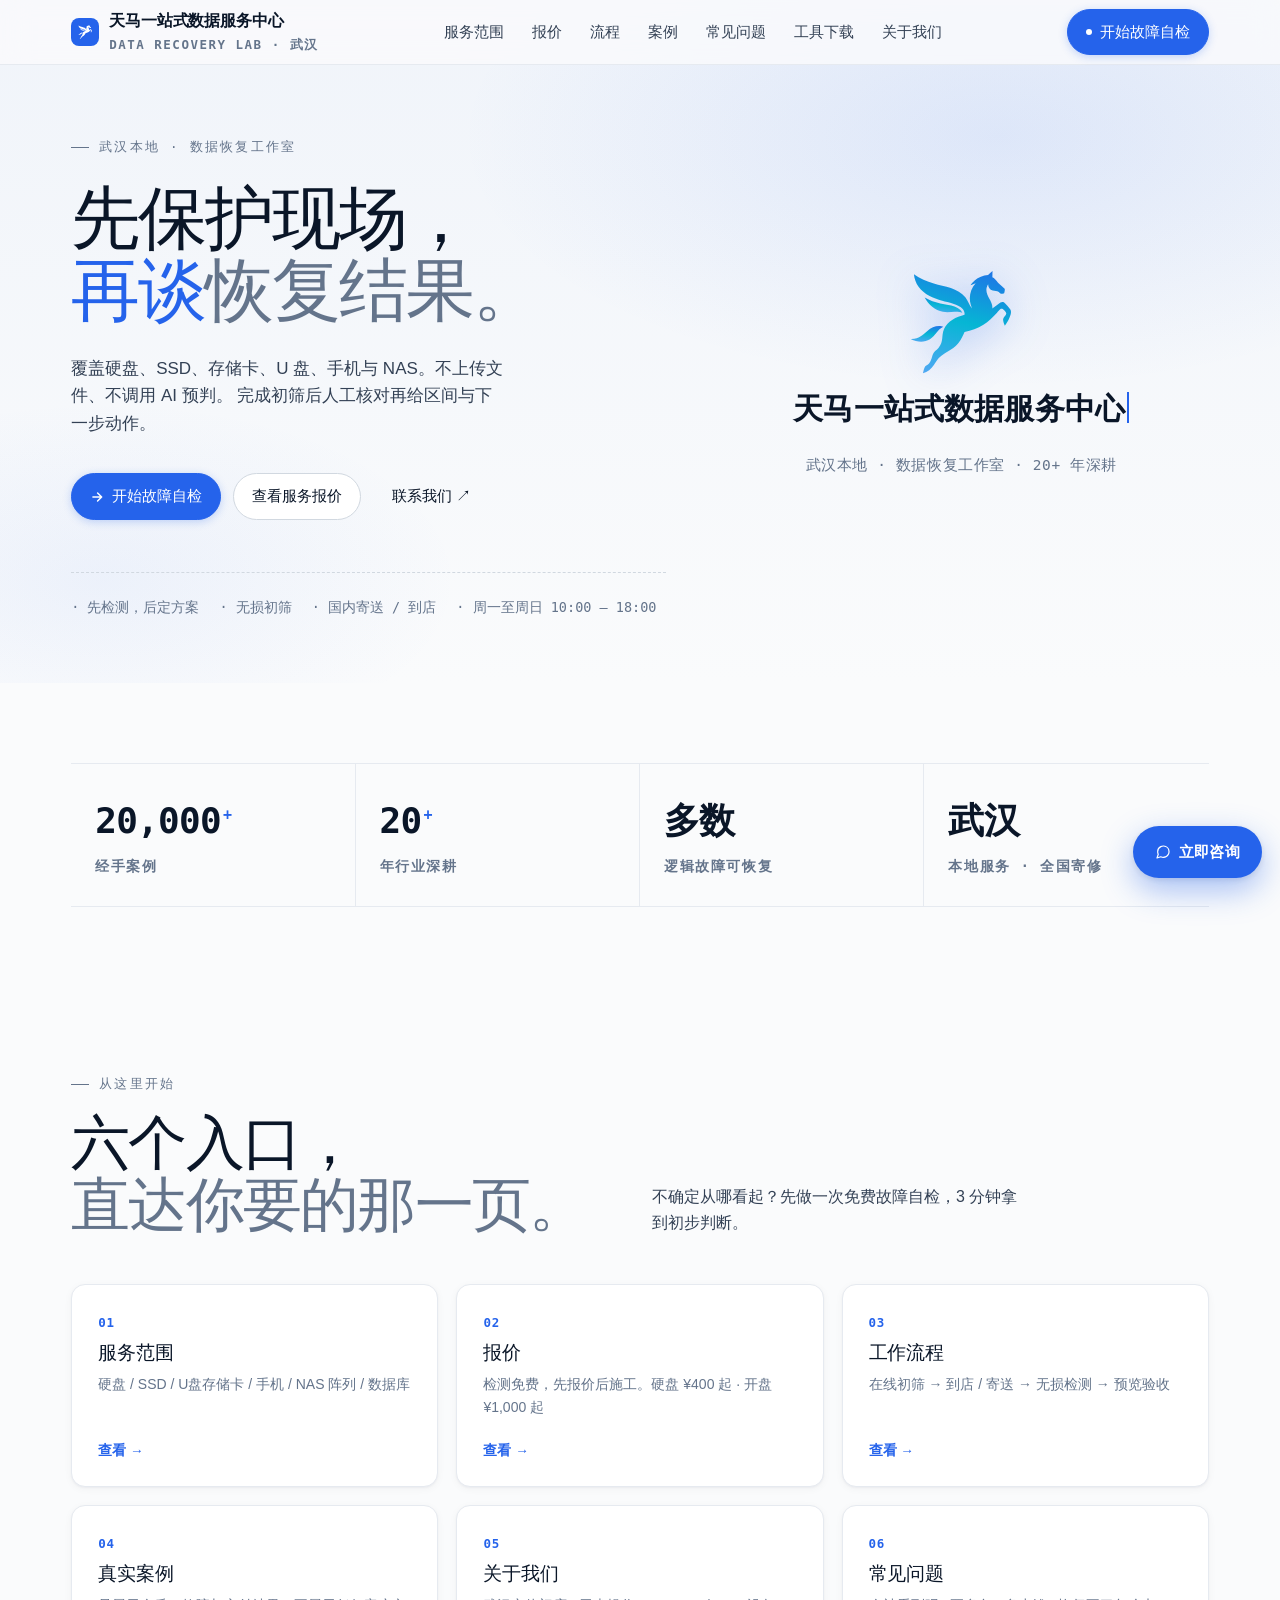
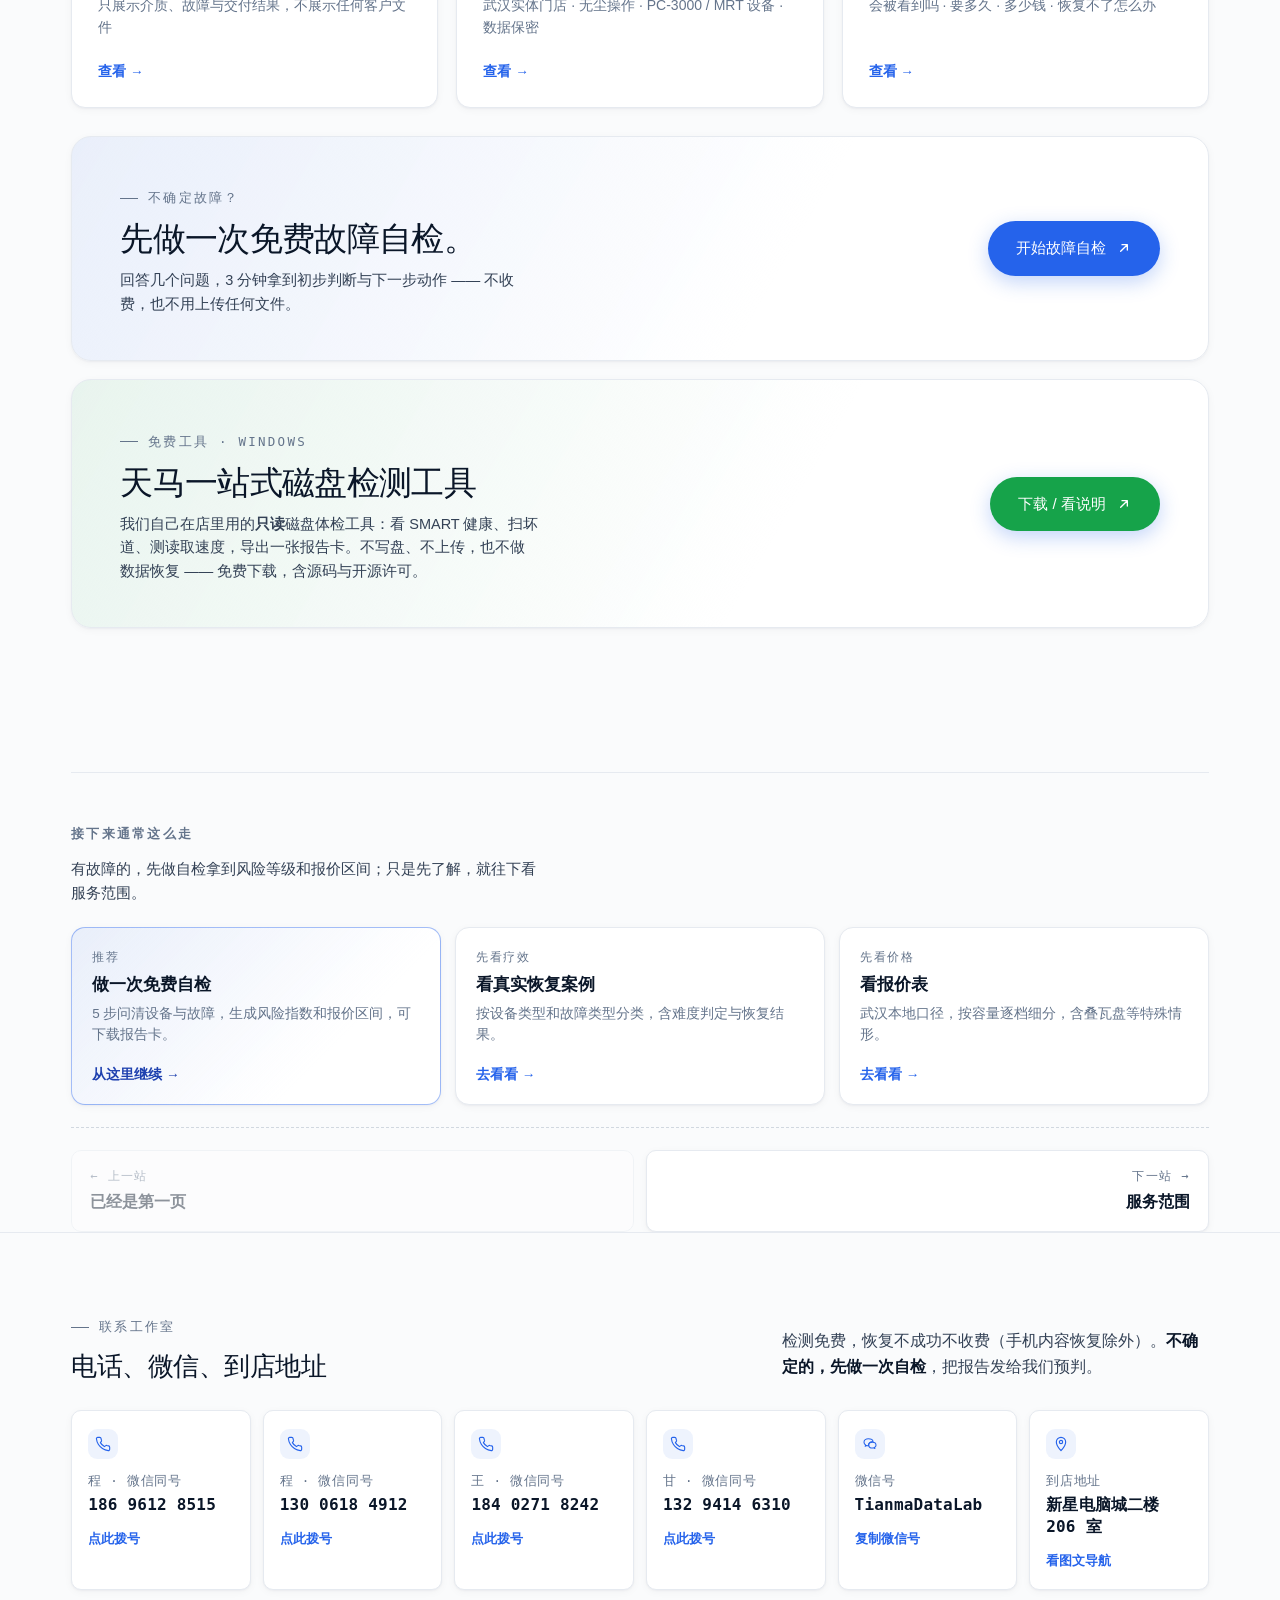
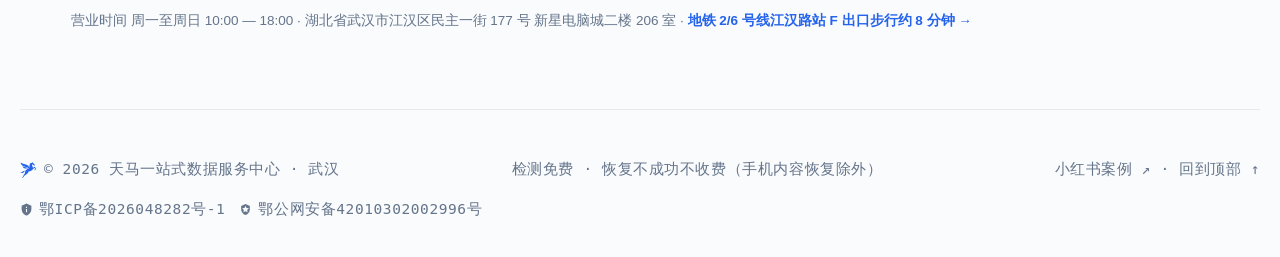
<file: index.html>
<!doctype html>
<html lang="zh-CN">
<head>
<meta charset="utf-8" />
<meta name="viewport" content="width=device-width,initial-scale=1,maximum-scale=1,user-scalable=no,viewport-fit=cover" />
<meta name="theme-color" content="#FAFBFC" />
<title>武汉数据恢复 | 天马一站式数据服务中心 - 硬盘 / SSD / 开盘恢复</title>
<meta name="description" content="武汉本地数据恢复，覆盖硬盘、SSD、存储卡、U 盘、手机与 NAS。先免费检测，报价透明，恢复成功才收费。" />
<link rel="canonical" href="https://tianmahuifu.cn/index.html" />
<link rel="icon" type="image/svg+xml" href="logo.svg" />
<!-- 添加到主屏幕（PWA） -->
<link rel="manifest" href="manifest.webmanifest" />
<link rel="apple-touch-icon" sizes="180x180" href="apple-touch-icon.png" />
<link rel="icon" type="image/png" sizes="192x192" href="icon-192.png" />
<link rel="icon" type="image/png" sizes="512x512" href="icon-512.png" />
<!-- 微信分享 / Open Graph -->
<meta property="og:type" content="website" />
<meta property="og:site_name" content="中天数据处理服务中心" />
<meta property="og:title" content="武汉数据恢复 | 天马一站式数据服务中心 - 硬盘 / SSD / 开盘恢复" />
<meta property="og:description" content="武汉本地数据恢复，覆盖硬盘、SSD、存储卡、U 盘、手机与 NAS。先免费检测，报价透明，恢复成功才收费。" />
<meta property="og:image" content="og-cover.jpg" />
<meta property="og:locale" content="zh_CN" />
<!-- Twitter / X -->
<meta name="twitter:card" content="summary_large_image" />
<meta name="twitter:title" content="武汉数据恢复 | 天马一站式数据服务中心 - 硬盘 / SSD / 开盘恢复" />
<meta name="twitter:description" content="武汉本地数据恢复，覆盖硬盘、SSD、存储卡、U 盘、手机与 NAS。先免费检测，报价透明，恢复成功才收费。" />
<meta name="twitter:image" content="og-cover.jpg" />
<!-- Safari / 添加到主屏幕 -->
<meta name="apple-mobile-web-app-title" content="中天数据处理" />
<meta name="apple-mobile-web-app-capable" content="yes" />
<meta name="mobile-web-app-capable" content="yes" />
<meta name="apple-mobile-web-app-status-bar-style" content="default" />
<meta name="format-detection" content="telephone=no" />
<script>
  // 把 og:image / og:url 修正为绝对地址，便于微信/Twitter 抓取
  (function(){
    ['og:image','twitter:image'].forEach(function(k){
      var m=document.querySelector('meta[property="'+k+'"]')||document.querySelector('meta[name="'+k+'"]');
      if(m && m.content && !/^https?:/.test(m.content)) m.content=location.origin+'/'+m.content;
    });
    var u=document.querySelector('meta[property="og:url"]');
    if(!u){ u=document.createElement('meta'); u.setAttribute('property','og:url'); document.head.appendChild(u); }
    u.content=location.origin+location.pathname;
  })();
</script>
<script>
  if ('scrollRestoration' in history) history.scrollRestoration = 'manual';
  addEventListener('pageshow', function(){ if (!location.hash) window.scrollTo(0, 0); });
</script>
<link rel="stylesheet" href="assets/style.css" />
</head>
<body data-page="home">

<!-- NAV:START -->
<nav class="nav">
  <div class="wrap nav-inner">
    <a href="index.html" class="brand" aria-label="天马一站式数据服务中心">
      <span class="brand-mark">
        <svg viewBox="0 0 613.51 626.88" fill="currentColor"><path d="M473.36,81.74l-5.1,8.04c-1.84,4.71-3.77,9.52-4.65,14.54-8.65,49.39,40.37,77.26,35.35,125.97l49.79-37.27c7.5-3.91,15.35-4.25,22.93-.27,6.07,3.18,33.94,36.1,38.03,43,7.73,13.05,2.04,30.6-2.7,43.95-7.04,19.82-18.42,40.04-31.28,56.49-4.97-11.84-11.63-27.78-10.66-40.86,1.13-15.22,22.12-22.2,18.86-38.08-1.12-5.45-16.15-20.89-21.04-23.73-4.31-2.5-9.56-2.56-13.95-.52-5.17,2.41-16.45,17.72-21.19,22.88-25.26,27.5-51.98,53.94-83.59,74.2-35.21,22.58-74.5,37.02-115.79,44.14-9.41,23.38-20.35,46.48-35.97,66.38-28.06,35.71-59.07,47.8-95.19,71.84-31.99,21.3-36.25,34.07-56.9,63.93-16.29,23.55-38.28,44.15-67.1,50.52,4.17-12.1,5.71-28.09,12.5-39.03,4.41-7.1,12.11-8.44,18.41-13.58,19.98-16.29,22.16-43.04,31.1-64.85,6.14-14.96,22.67-24.23,33.22-36.44,33.64-38.92,16.31-74.47,34.24-116.45,21.59-50.56,75.57-74.51,125.55-88.02,2.48-11.71-3.33-25.75-10.86-34.69-25.45-30.22-88.79-39.98-126-50.98-54.35-16.06-111.07-38.18-145.03-85.97-15.92-22.4-26.23-49.49-28.56-76.99,36.9,26.43,78.9,43.58,122.25,56.5,65.64,19.57,149.04,27.46,193.3,85.32,16.32,21.34,22.95,47.69,40.9,67.84l-7.82-23.45c-13.66-45.74-1.62-95.71,30.21-130.77l-30.21,12.78c-.48.15-.49-.59-.34-1.05,1.88-5.73,19.29-23.47,24.49-28.11,22.86-20.37,51.73-31.96,82.31-34.26,8.54-8.82,16.68-18.11,27.18-24.71l-.72,39.09c5.55,3.68,11.62,6.64,16.72,11,7.97,6.83,11.84,15.74,19.52,23.13,11.96,11.5,25.84,21.67,37.64,33.43,1.46,2.47,2.65,4.44,2.59,7.42-.07,3.53-2.68,20.28-4.37,22.69-1.92,2.73-17.13,2.95-20.6,2.22-4.63-.97-8.04-6.62-11.81-9.51-13.38-10.27-23.37-7.17-37.91-10.42-17.46-3.91-27.99-19.78-27.72-37.32Z"/><path d="M314.86,257.29c-14.15-6.46-29.71-7.76-45.12-7.1-26.06,1.12-47.56,5.67-74.15.22-47.52-9.74-89.62-46.05-111.72-88.35,10.39,4.97,20.31,10.95,30.79,15.76,46.02,21.07,84.61,22.92,131.98,34.34,26.35,6.35,56.63,18.86,68.22,45.14Z"/><path d="M198.3,342.58c-35.92,16.19-48.79,56.05-81.8,76.36-35.56,21.88-80.23,17.55-116.5-.3-.06-1.05,2.54-1.25,3.28-1.33,50.7-5.76,60.6-19.95,97.31-49.82,25.22-20.52,52.44-32.87,85.88-28.35,3.6.49,9.16,1.12,11.83,3.44Z"/></svg>
      </span>
      <div>
        <div>天马一站式数据服务中心</div>
        <div class="brand-sub">Data Recovery Lab · 武汉</div>
      </div>
    </a>
    <div class="nav-links">
      <a href="services.html">服务范围</a>
      <a href="pricing.html">报价</a>
      <a href="process.html">流程</a>
      <a href="cases.html">案例</a>
      <a href="faq.html">常见问题</a>
      <a href="tools.html">工具下载</a>
      <a href="about.html">关于我们</a>
    </div>
    <a class="cta primary" href="check.html">
      <span class="dot"></span>
      开始故障自检
    </a>
    <button class="nav-burger" id="navBurger" aria-label="菜单" aria-expanded="false">
      <span></span><span></span>
    </button>
  </div>
</nav>

<div class="mobile-menu" id="mobileMenu">
  <a href="services.html">服务范围</a>
  <a href="pricing.html">报价</a>
  <a href="process.html">流程</a>
  <a href="cases.html">案例</a>
  <a href="faq.html">常见问题</a>
  <a href="tools.html">工具下载</a>
  <a href="about.html">关于我们</a>
  <a href="contact.html">联系我们</a>
  <a href="visit.html">到店怎么走</a>
  <a href="check.html" class="mm-cta">开始故障自检 →</a>
</div>
<!-- NAV:END -->

<header id="top" class="hero">
  <div class="wrap">
    <div class="hero-grid">
      <div>
        <span class="eyebrow" data-reveal>武汉本地 · 数据恢复工作室</span>
        <h1 class="h1-lines" style="margin-top:24px">
          <span class="line"><span class="line-in">先保护现场，</span></span>
          <span class="line"><span class="line-in"><span class="accent">再谈</span><span class="ghost">恢复结果。</span></span></span>
        </h1>
        <p data-reveal data-reveal-delay="2" style="margin-top:28px;max-width:46ch;font-size:17px">
          覆盖硬盘、SSD、存储卡、U 盘、手机与 NAS。不上传文件、不调用 AI 预判。
          完成初筛后人工核对再给区间与下一步动作。
        </p>
        <div class="hero-actions" data-reveal data-reveal-delay="3">
          <a class="cta primary" href="check.html">
            <svg width="14" height="14" viewBox="0 0 24 24" fill="none"><path d="M5 12h14M13 5l7 7-7 7" stroke="currentColor" stroke-width="2.5" stroke-linecap="round" stroke-linejoin="round"/></svg>
            开始故障自检
          </a>
          <a class="cta" href="pricing.html">查看服务报价</a>
          <a class="cta ghost" href="contact.html">联系我们 ↗</a>
        </div>
        <div class="hero-meta" data-reveal data-reveal-delay="4">
          <span>· 先检测，后定方案</span>
          <span>· 无损初筛</span>
          <span>· 国内寄送 / 到店</span>
          <span>· 周一至周日 10:00 — 18:00</span>
        </div>
      </div>      <div class="hero-visual">
        <div class="brand-reveal" id="brandReveal" role="img" aria-label="天马一站式数据服务中心 TianmaDataLab">
          <span class="br-logo" aria-hidden="true"><svg class="pegasus" viewBox="0 0 613.51 626.88" aria-hidden="true"><defs><linearGradient id="pegGrad" x1="0" y1="0" x2="1" y2="1"><stop offset="0" stop-color="#2563EB"/><stop offset=".5" stop-color="#06B6D4"/><stop offset="1" stop-color="#60A5FA"/><animateTransform attributeName="gradientTransform" type="rotate" from="0 .5 .5" to="360 .5 .5" dur="10s" repeatCount="indefinite"/></linearGradient></defs><g fill="url(#pegGrad)"><path d="M473.36,81.74l-5.1,8.04c-1.84,4.71-3.77,9.52-4.65,14.54-8.65,49.39,40.37,77.26,35.35,125.97l49.79-37.27c7.5-3.91,15.35-4.25,22.93-.27,6.07,3.18,33.94,36.1,38.03,43,7.73,13.05,2.04,30.6-2.7,43.95-7.04,19.82-18.42,40.04-31.28,56.49-4.97-11.84-11.63-27.78-10.66-40.86,1.13-15.22,22.12-22.2,18.86-38.08-1.12-5.45-16.15-20.89-21.04-23.73-4.31-2.5-9.56-2.56-13.95-.52-5.17,2.41-16.45,17.72-21.19,22.88-25.26,27.5-51.98,53.94-83.59,74.2-35.21,22.58-74.5,37.02-115.79,44.14-9.41,23.38-20.35,46.48-35.97,66.38-28.06,35.71-59.07,47.8-95.19,71.84-31.99,21.3-36.25,34.07-56.9,63.93-16.29,23.55-38.28,44.15-67.1,50.52,4.17-12.1,5.71-28.09,12.5-39.03,4.41-7.1,12.11-8.44,18.41-13.58,19.98-16.29,22.16-43.04,31.1-64.85,6.14-14.96,22.67-24.23,33.22-36.44,33.64-38.92,16.31-74.47,34.24-116.45,21.59-50.56,75.57-74.51,125.55-88.02,2.48-11.71-3.33-25.75-10.86-34.69-25.45-30.22-88.79-39.98-126-50.98-54.35-16.06-111.07-38.18-145.03-85.97-15.92-22.4-26.23-49.49-28.56-76.99,36.9,26.43,78.9,43.58,122.25,56.5,65.64,19.57,149.04,27.46,193.3,85.32,16.32,21.34,22.95,47.69,40.9,67.84l-7.82-23.45c-13.66-45.74-1.62-95.71,30.21-130.77l-30.21,12.78c-.48.15-.49-.59-.34-1.05,1.88-5.73,19.29-23.47,24.49-28.11,22.86-20.37,51.73-31.96,82.31-34.26,8.54-8.82,16.68-18.11,27.18-24.71l-.72,39.09c5.55,3.68,11.62,6.64,16.72,11,7.97,6.83,11.84,15.74,19.52,23.13,11.96,11.5,25.84,21.67,37.64,33.43,1.46,2.47,2.65,4.44,2.59,7.42-.07,3.53-2.68,20.28-4.37,22.69-1.92,2.73-17.13,2.95-20.6,2.22-4.63-.97-8.04-6.62-11.81-9.51-13.38-10.27-23.37-7.17-37.91-10.42-17.46-3.91-27.99-19.78-27.72-37.32Z"/><path d="M314.86,257.29c-14.15-6.46-29.71-7.76-45.12-7.1-26.06,1.12-47.56,5.67-74.15.22-47.52-9.74-89.62-46.05-111.72-88.35,10.39,4.97,20.31,10.95,30.79,15.76,46.02,21.07,84.61,22.92,131.98,34.34,26.35,6.35,56.63,18.86,68.22,45.14Z"/><path d="M198.3,342.58c-35.92,16.19-48.79,56.05-81.8,76.36-35.56,21.88-80.23,17.55-116.5-.3-.06-1.05,2.54-1.25,3.28-1.33,50.7-5.76,60.6-19.95,97.31-49.82,25.22-20.52,52.44-32.87,85.88-28.35,3.6.49,9.16,1.12,11.83,3.44Z"/></g></svg></span>
          <span class="br-stage">
            <span class="br-text" id="brText" aria-live="polite"></span>
            <span class="br-blob" id="brBlob" aria-hidden="true"></span>
          </span>
        </div>
        <p class="brand-reveal-cap" data-reveal data-reveal-delay="3">武汉本地 · 数据恢复工作室 · 20+ 年深耕</p>
      </div>
    </div>
  </div>
</header>
<section style="border-top:0">
  <div class="wrap">
    <div class="metrics">
      <div class="metric" data-reveal><b>20,000<sup>+</sup></b><small>经手案例</small></div>
      <div class="metric" data-reveal data-reveal-delay="1"><b>20<sup>+</sup></b><small>年行业深耕</small></div>
      <div class="metric" data-reveal data-reveal-delay="2"><b>多数</b><small>逻辑故障可恢复</small></div>
      <div class="metric" data-reveal data-reveal-delay="3"><b>武汉</b><small>本地服务 · 全国寄修</small></div>
    </div>
  </div>
</section>

<section class="hub" style="border-top:0">
  <div class="wrap">
    <div class="sec-head">
      <div>
        <span class="eyebrow" data-reveal>从这里开始</span>
        <h2 data-reveal data-reveal-delay="1" style="margin-top:18px">
          六个入口，<br/><span class="muted">直达你要的那一页。</span>
        </h2>
      </div>
      <div data-reveal data-reveal-delay="2">
        <p style="max-width:42ch">不确定从哪看起？先做一次免费故障自检，3 分钟拿到初步判断。</p>
      </div>
    </div>

    <div class="hub-grid" data-stagger data-reveal>
      <a class="hub-card" href="services.html">
        <span class="hub-no">01</span>
        <h3>服务范围</h3>
        <p>硬盘 / SSD / U盘存储卡 / 手机 / NAS 阵列 / 数据库</p>
        <span class="hub-go">查看 →</span>
      </a>
      <a class="hub-card" href="pricing.html">
        <span class="hub-no">02</span>
        <h3>报价</h3>
        <p>检测免费，先报价后施工。硬盘 ¥400 起 · 开盘 ¥1,000 起</p>
        <span class="hub-go">查看 →</span>
      </a>
      <a class="hub-card" href="process.html">
        <span class="hub-no">03</span>
        <h3>工作流程</h3>
        <p>在线初筛 → 到店 / 寄送 → 无损检测 → 预览验收</p>
        <span class="hub-go">查看 →</span>
      </a>
      <a class="hub-card" href="cases.html">
        <span class="hub-no">04</span>
        <h3>真实案例</h3>
        <p>只展示介质、故障与交付结果，不展示任何客户文件</p>
        <span class="hub-go">查看 →</span>
      </a>
      <a class="hub-card" href="about.html">
        <span class="hub-no">05</span>
        <h3>关于我们</h3>
        <p>武汉实体门店 · 无尘操作 · PC-3000 / MRT 设备 · 数据保密</p>
        <span class="hub-go">查看 →</span>
      </a>
      <a class="hub-card" href="faq.html">
        <span class="hub-no">06</span>
        <h3>常见问题</h3>
        <p>会被看到吗 · 要多久 · 多少钱 · 恢复不了怎么办</p>
        <span class="hub-go">查看 →</span>
      </a>
    </div>

    <a class="cases-cta" data-reveal href="check.html" style="margin-top:28px">
      <div class="cases-cta-text">
        <span class="eyebrow" style="margin-bottom:14px">不确定故障？</span>
        <h3>先做一次免费故障自检。</h3>
        <p>回答几个问题，3 分钟拿到初步判断与下一步动作 —— 不收费，也不用上传任何文件。</p>
      </div>
      <span class="cases-cta-btn">
        开始故障自检
        <svg width="16" height="16" viewBox="0 0 24 24" fill="none"><path d="M7 17L17 7M9 7h8v8" stroke="currentColor" stroke-width="2" stroke-linecap="round" stroke-linejoin="round"/></svg>
      </span>
    </a>

    <a class="tools-cta" data-reveal href="tools.html" style="margin-top:18px">
      <div class="cases-cta-text">
        <span class="eyebrow" style="margin-bottom:14px">免费工具 · Windows</span>
        <h3>天马一站式磁盘检测工具</h3>
        <p>我们自己在店里用的<strong>只读</strong>磁盘体检工具：看 SMART 健康、扫坏道、测读取速度，导出一张报告卡。不写盘、不上传，也不做数据恢复 —— 免费下载，含源码与开源许可。</p>
      </div>
      <span class="cases-cta-btn">
        下载 / 看说明
        <svg width="16" height="16" viewBox="0 0 24 24" fill="none"><path d="M7 17L17 7M9 7h8v8" stroke="currentColor" stroke-width="2" stroke-linecap="round" stroke-linejoin="round"/></svg>
      </span>
    </a>
  </div>
</section>

<!-- NEXT-START -->
<div class="wrap"><div class="next-steps" id="nextSteps" data-reveal></div></div>
<!-- NEXT-END -->

<!-- CONTACT:START -->
<!--
  公共联系方式条（单一来源）
  改电话 / 微信号只改本文件，然后跑 `node tools/sync-chrome.mjs` 同步到全站。
  contact.html 与 visit.html 不注入本区块（自带更完整版本）。

  可点击性是硬要求：
  - 电话用 <a href="tel:+86…">  → 手机点一下直接拨号（href 里不能有空格）
  - 微信号用 <button data-copy> → 复制到剪贴板（桌面端 weixin:// 不生效，复制最稳）
  - 地址指向 visit.html 图文导航
-->
<section class="cstrip" aria-label="联系方式">
  <div class="wrap">
    <div class="cstrip-top">
      <div>
        <span class="eyebrow">联系工作室</span>
        <h3>电话、微信、到店地址</h3>
      </div>
      <p class="cstrip-lead">
        检测免费，恢复不成功不收费（手机内容恢复除外）。<b>不确定的，先做一次自检</b>，把报告发给我们预判。
      </p>
    </div>

    <div class="cs-grid">
      <a class="cs-card" href="tel:+8618696128515">
        <span class="cs-ic" aria-hidden="true"><svg viewBox="0 0 24 24" fill="none"><path d="M22 16.92v3a2 2 0 0 1-2.18 2 19.79 19.79 0 0 1-8.63-3.07 19.5 19.5 0 0 1-6-6 19.79 19.79 0 0 1-3.07-8.67A2 2 0 0 1 4.11 2h3a2 2 0 0 1 2 1.72c.12.86.31 1.7.57 2.5a2 2 0 0 1-.45 2.11L8.09 9.91a16 16 0 0 0 6 6l1.58-1.14a2 2 0 0 1 2.11-.45c.8.26 1.64.45 2.5.57A2 2 0 0 1 22 16.92z" stroke="currentColor" stroke-width="1.7" stroke-linecap="round" stroke-linejoin="round"/></svg></span>
        <span class="cs-k">程 · 微信同号</span>
        <b class="cs-v">186 9612 8515</b>
        <span class="cs-go">点此拨号</span>
      </a>

      <a class="cs-card" href="tel:+8613006184912">
        <span class="cs-ic" aria-hidden="true"><svg viewBox="0 0 24 24" fill="none"><path d="M22 16.92v3a2 2 0 0 1-2.18 2 19.79 19.79 0 0 1-8.63-3.07 19.5 19.5 0 0 1-6-6 19.79 19.79 0 0 1-3.07-8.67A2 2 0 0 1 4.11 2h3a2 2 0 0 1 2 1.72c.12.86.31 1.7.57 2.5a2 2 0 0 1-.45 2.11L8.09 9.91a16 16 0 0 0 6 6l1.58-1.14a2 2 0 0 1 2.11-.45c.8.26 1.64.45 2.5.57A2 2 0 0 1 22 16.92z" stroke="currentColor" stroke-width="1.7" stroke-linecap="round" stroke-linejoin="round"/></svg></span>
        <span class="cs-k">程 · 微信同号</span>
        <b class="cs-v">130 0618 4912</b>
        <span class="cs-go">点此拨号</span>
      </a>

      <a class="cs-card" href="tel:+8618402718242">
        <span class="cs-ic" aria-hidden="true"><svg viewBox="0 0 24 24" fill="none"><path d="M22 16.92v3a2 2 0 0 1-2.18 2 19.79 19.79 0 0 1-8.63-3.07 19.5 19.5 0 0 1-6-6 19.79 19.79 0 0 1-3.07-8.67A2 2 0 0 1 4.11 2h3a2 2 0 0 1 2 1.72c.12.86.31 1.7.57 2.5a2 2 0 0 1-.45 2.11L8.09 9.91a16 16 0 0 0 6 6l1.58-1.14a2 2 0 0 1 2.11-.45c.8.26 1.64.45 2.5.57A2 2 0 0 1 22 16.92z" stroke="currentColor" stroke-width="1.7" stroke-linecap="round" stroke-linejoin="round"/></svg></span>
        <span class="cs-k">王 · 微信同号</span>
        <b class="cs-v">184 0271 8242</b>
        <span class="cs-go">点此拨号</span>
      </a>

      <a class="cs-card" href="tel:+8613294146310">
        <span class="cs-ic" aria-hidden="true"><svg viewBox="0 0 24 24" fill="none"><path d="M22 16.92v3a2 2 0 0 1-2.18 2 19.79 19.79 0 0 1-8.63-3.07 19.5 19.5 0 0 1-6-6 19.79 19.79 0 0 1-3.07-8.67A2 2 0 0 1 4.11 2h3a2 2 0 0 1 2 1.72c.12.86.31 1.7.57 2.5a2 2 0 0 1-.45 2.11L8.09 9.91a16 16 0 0 0 6 6l1.58-1.14a2 2 0 0 1 2.11-.45c.8.26 1.64.45 2.5.57A2 2 0 0 1 22 16.92z" stroke="currentColor" stroke-width="1.7" stroke-linecap="round" stroke-linejoin="round"/></svg></span>
        <span class="cs-k">甘 · 微信同号</span>
        <b class="cs-v">132 9414 6310</b>
        <span class="cs-go">点此拨号</span>
      </a>

      <button class="cs-card js-copy" type="button" data-copy="TianmaDataLab" title="复制微信号 TianmaDataLab" aria-label="复制微信号 TianmaDataLab">
        <span class="cs-ic" aria-hidden="true"><svg viewBox="0 0 24 24" fill="none"><path d="M9.5 4C5.9 4 3 6.4 3 9.4c0 1.7.9 3.2 2.4 4.2l-.6 1.9 2.2-1.1c.7.2 1.5.3 2.3.3h.4a5 5 0 0 1-.1-1c0-3 2.9-5.4 6.5-5.4h.5C16.2 5.8 13.2 4 9.5 4Z" stroke="currentColor" stroke-width="1.6" stroke-linejoin="round"/><path d="M21 13.7c0-2.4-2.4-4.4-5.4-4.4s-5.4 2-5.4 4.4 2.4 4.4 5.4 4.4c.7 0 1.3-.1 1.9-.3l1.8.9-.5-1.6c1.4-.8 2.2-2 2.2-3.4Z" stroke="currentColor" stroke-width="1.6" stroke-linejoin="round"/></svg></span>
        <span class="cs-k">微信号</span>
        <b class="cs-v">TianmaDataLab</b>
        <span class="cs-go">复制微信号</span>
        <span class="copy-tip">已复制</span>
      </button>

      <a class="cs-card" href="visit.html">
        <span class="cs-ic" aria-hidden="true"><svg viewBox="0 0 24 24" fill="none"><path d="M12 22s7-7.58 7-13a7 7 0 0 0-14 0c0 5.42 7 13 7 13z" stroke="currentColor" stroke-width="1.7" stroke-linejoin="round"/><circle cx="12" cy="9" r="2.5" stroke="currentColor" stroke-width="1.7"/></svg></span>
        <span class="cs-k">到店地址</span>
        <b class="cs-v">新星电脑城二楼 206 室</b>
        <span class="cs-go">看图文导航</span>
      </a>
    </div>

    <p class="cstrip-foot">
      营业时间 周一至周日 10:00 — 18:00 · 湖北省武汉市江汉区民主一街 177 号 新星电脑城二楼 206 室 ·
      <a href="visit.html">地铁 2/6 号线江汉路站 F 出口步行约 8 分钟 →</a>
    </p>
  </div>
</section>
<!-- CONTACT:END -->

<!-- FOOTER:START -->
<footer class="wrap foot">
  <span style="display:inline-flex;align-items:center;gap:8px"><svg viewBox="0 0 613.51 626.88" fill="currentColor" style="width:16px;height:16px;color:var(--accent)" aria-hidden="true"><path d="M473.36,81.74l-5.1,8.04c-1.84,4.71-3.77,9.52-4.65,14.54-8.65,49.39,40.37,77.26,35.35,125.97l49.79-37.27c7.5-3.91,15.35-4.25,22.93-.27,6.07,3.18,33.94,36.1,38.03,43,7.73,13.05,2.04,30.6-2.7,43.95-7.04,19.82-18.42,40.04-31.28,56.49-4.97-11.84-11.63-27.78-10.66-40.86,1.13-15.22,22.12-22.2,18.86-38.08-1.12-5.45-16.15-20.89-21.04-23.73-4.31-2.5-9.56-2.56-13.95-.52-5.17,2.41-16.45,17.72-21.19,22.88-25.26,27.5-51.98,53.94-83.59,74.2-35.21,22.58-74.5,37.02-115.79,44.14-9.41,23.38-20.35,46.48-35.97,66.38-28.06,35.71-59.07,47.8-95.19,71.84-31.99,21.3-36.25,34.07-56.9,63.93-16.29,23.55-38.28,44.15-67.1,50.52,4.17-12.1,5.71-28.09,12.5-39.03,4.41-7.1,12.11-8.44,18.41-13.58,19.98-16.29,22.16-43.04,31.1-64.85,6.14-14.96,22.67-24.23,33.22-36.44,33.64-38.92,16.31-74.47,34.24-116.45,21.59-50.56,75.57-74.51,125.55-88.02,2.48-11.71-3.33-25.75-10.86-34.69-25.45-30.22-88.79-39.98-126-50.98-54.35-16.06-111.07-38.18-145.03-85.97-15.92-22.4-26.23-49.49-28.56-76.99,36.9,26.43,78.9,43.58,122.25,56.5,65.64,19.57,149.04,27.46,193.3,85.32,16.32,21.34,22.95,47.69,40.9,67.84l-7.82-23.45c-13.66-45.74-1.62-95.71,30.21-130.77l-30.21,12.78c-.48.15-.49-.59-.34-1.05,1.88-5.73,19.29-23.47,24.49-28.11,22.86-20.37,51.73-31.96,82.31-34.26,8.54-8.82,16.68-18.11,27.18-24.71l-.72,39.09c5.55,3.68,11.62,6.64,16.72,11,7.97,6.83,11.84,15.74,19.52,23.13,11.96,11.5,25.84,21.67,37.64,33.43,1.46,2.47,2.65,4.44,2.59,7.42-.07,3.53-2.68,20.28-4.37,22.69-1.92,2.73-17.13,2.95-20.6,2.22-4.63-.97-8.04-6.62-11.81-9.51-13.38-10.27-23.37-7.17-37.91-10.42-17.46-3.91-27.99-19.78-27.72-37.32Z"/><path d="M314.86,257.29c-14.15-6.46-29.71-7.76-45.12-7.1-26.06,1.12-47.56,5.67-74.15.22-47.52-9.74-89.62-46.05-111.72-88.35,10.39,4.97,20.31,10.95,30.79,15.76,46.02,21.07,84.61,22.92,131.98,34.34,26.35,6.35,56.63,18.86,68.22,45.14Z"/><path d="M198.3,342.58c-35.92,16.19-48.79,56.05-81.8,76.36-35.56,21.88-80.23,17.55-116.5-.3-.06-1.05,2.54-1.25,3.28-1.33,50.7-5.76,60.6-19.95,97.31-49.82,25.22-20.52,52.44-32.87,85.88-28.35,3.6.49,9.16,1.12,11.83,3.44Z"/></svg>© 2026 天马一站式数据服务中心 · 武汉</span>
  <span class="muted">检测免费 · 恢复不成功不收费（手机内容恢复除外）</span>
  <span><a href="https://www.xiaohongshu.com/user/profile/6419c1c6000000000b0143d8" target="_blank" rel="noopener">小红书案例 ↗</a> · <a href="index.html">回到顶部 ↑</a></span>
  <span style="display:inline-flex;align-items:center;gap:14px;flex-wrap:wrap">
    <a href="https://beian.miit.gov.cn/" target="_blank" rel="noopener noreferrer" style="display:inline-flex;align-items:center;gap:6px">
      <svg viewBox="0 0 24 24" width="13" height="13" fill="currentColor" aria-hidden="true"><path d="M12 1 3 5v6c0 5.55 3.84 10.74 9 12 5.16-1.26 9-6.45 9-12V5l-9-4Zm-1 6h2v2h-2V7Zm0 4h2v6h-2v-6Z"/></svg>
      鄂ICP备2026048282号-1
    </a>
    <a href="https://beian.mps.gov.cn/#/query/webSearch?code=42010302002996" target="_blank" rel="noopener noreferrer" style="display:inline-flex;align-items:center;gap:6px">
      <svg viewBox="0 0 24 24" width="13" height="13" fill="currentColor" aria-hidden="true"><path d="M12 2 4 5.5v5.9c0 4.9 3.3 9.4 8 10.6 4.7-1.2 8-5.7 8-10.6V5.5L12 2Zm0 3.2 1.9 3.9 4.3.6-3.1 3 .7 4.3-3.8-2-3.8 2 .7-4.3-3.1-3 4.3-.6L12 5.2Z"/></svg>
      鄂公网安备42010302002996号
    </a>
  </span>
</footer>

<div class="qr-lightbox" id="qrLightbox" role="dialog" aria-label="微信二维码大图">
  <div class="qr-lightbox-inner">
    <img src="wechat-qr.jpg" alt="微信好友码大图"/>
    <p class="qr-tip">长按二维码 · 在微信中「识别」即可发送好友申请</p>
    <p class="qr-id">微信号：TianmaDataLab</p>
    <a class="qr-deeplink" id="qrDeeplink" href="weixin://contacts/profile/TianmaDataLab">已安装微信？点此直接打开</a>
    <button class="qr-close" type="button" id="qrClose">关闭</button>
  </div>
</div>

<div class="fab" id="fab" aria-label="快速咨询">
  <button class="fab-main" id="fabMain" aria-expanded="false" aria-controls="fabMenu" type="button">
    <svg viewBox="0 0 24 24" fill="none" aria-hidden="true"><path d="M21 11.5a8.38 8.38 0 0 1-.9 3.8 8.5 8.5 0 0 1-7.6 4.7 8.38 8.38 0 0 1-3.8-.9L3 21l1.9-5.7a8.38 8.38 0 0 1-.9-3.8 8.5 8.5 0 0 1 4.7-7.6 8.38 8.38 0 0 1 3.8-.9h.5a8.48 8.48 0 0 1 8 8v.5z" stroke="currentColor" stroke-width="1.8" stroke-linecap="round" stroke-linejoin="round"/></svg>
    立即咨询
  </button>
  <div class="fab-menu" id="fabMenu">
    <button class="fab-item" type="button" data-fab-addfriend data-weixin="weixin://contacts/profile/TianmaDataLab">
      <svg viewBox="0 0 24 24" fill="none" aria-hidden="true"><path d="M16 21v-2a4 4 0 0 0-4-4H5a4 4 0 0 0-4 4v2" stroke="currentColor" stroke-width="1.8" stroke-linecap="round" stroke-linejoin="round"/><circle cx="8.5" cy="7" r="4" stroke="currentColor" stroke-width="1.8"/><line x1="20" y1="8" x2="20" y2="14" stroke="currentColor" stroke-width="1.8" stroke-linecap="round"/><line x1="23" y1="11" x2="17" y2="11" stroke="currentColor" stroke-width="1.8" stroke-linecap="round"/></svg>
      微信加好友 · 立即聊
    </button>
    <a class="fab-item" href="tel:18402718242">
      <svg viewBox="0 0 24 24" fill="none" aria-hidden="true"><path d="M22 16.92v3a2 2 0 0 1-2.18 2 19.79 19.79 0 0 1-8.63-3.07 19.5 19.5 0 0 1-6-6 19.79 19.79 0 0 1-3.07-8.67A2 2 0 0 1 4.11 2h3a2 2 0 0 1 2 1.72c.12.86.31 1.7.57 2.5a2 2 0 0 1-.45 2.11L8.09 9.91a16 16 0 0 0 6 6l1.58-1.14a2 2 0 0 1 2.11-.45c.8.26 1.64.45 2.5.57A2 2 0 0 1 22 16.92z" stroke="currentColor" stroke-width="1.8" stroke-linecap="round" stroke-linejoin="round"/></svg>
      电话 184 0271 8242
    </a>
  </div>
</div>
<!-- FOOTER:END -->

<script src="assets/app.js"></script>
</body>
</html>
</file>
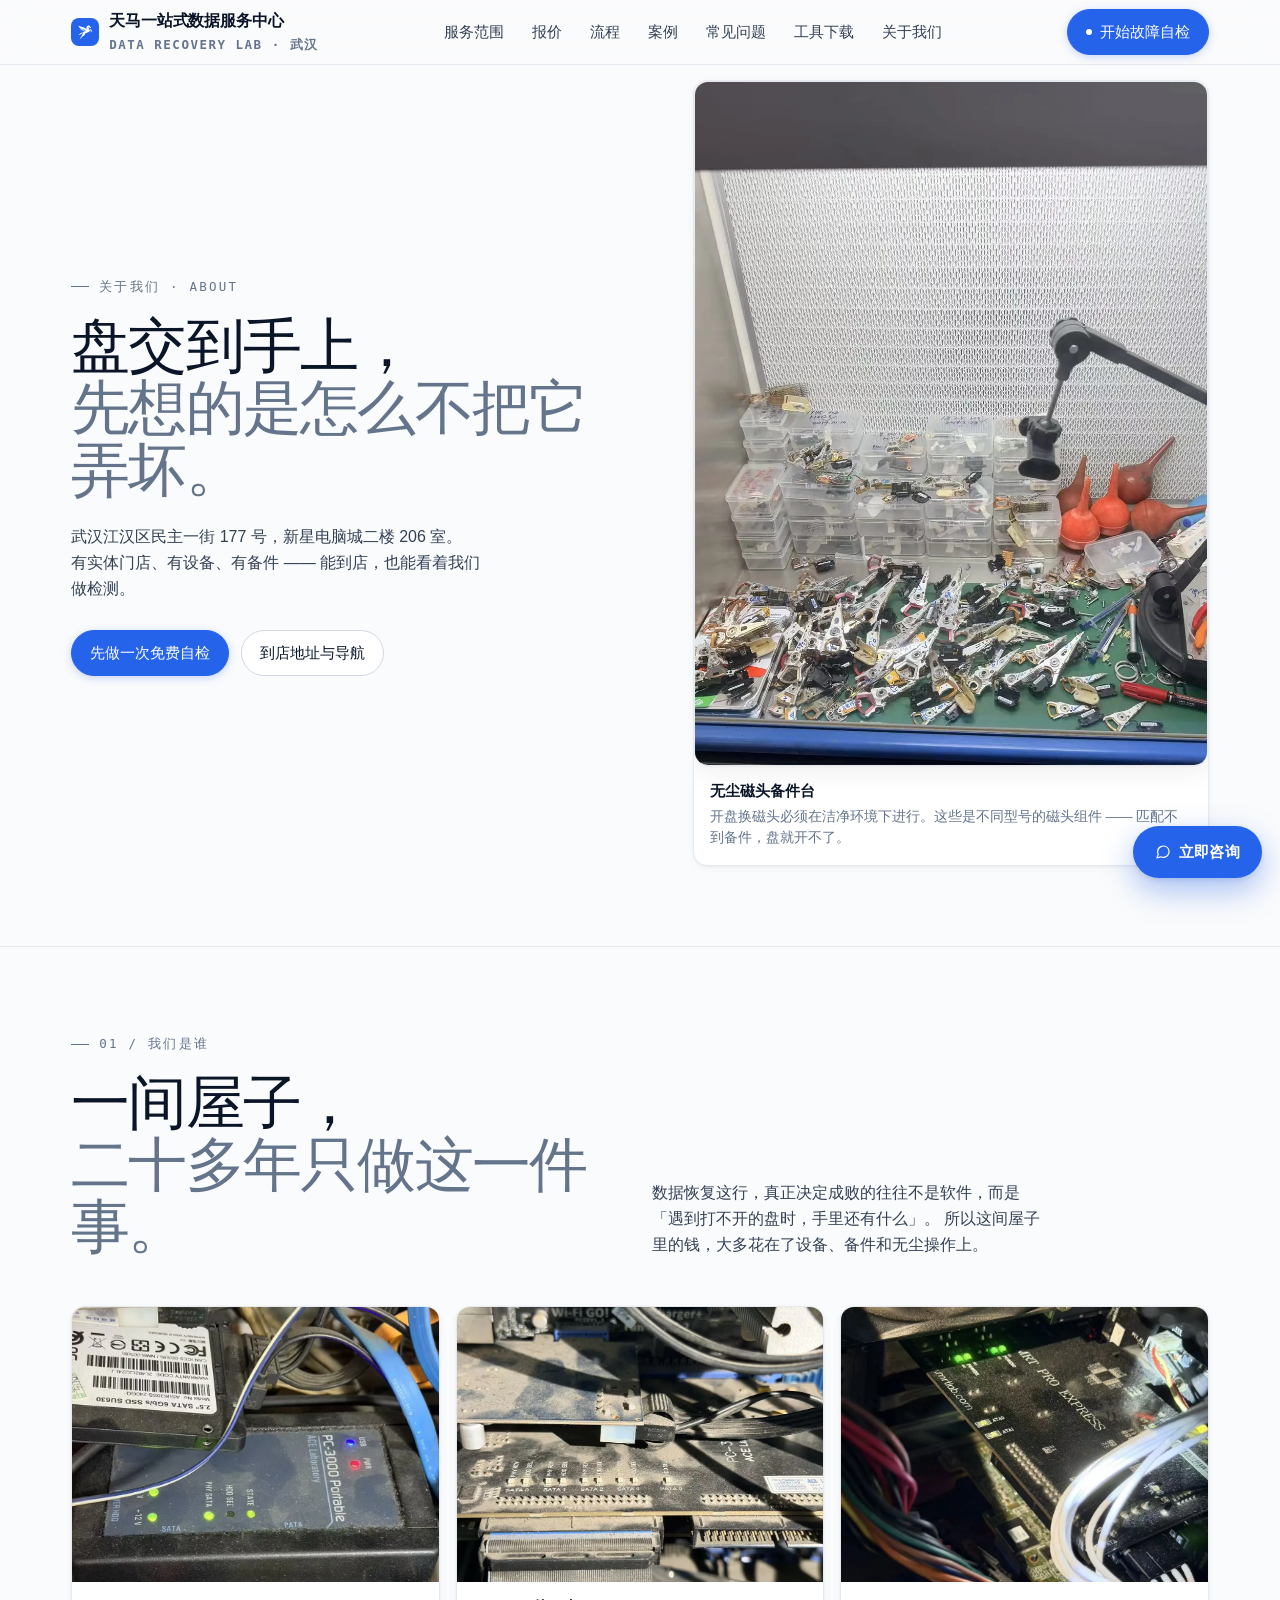
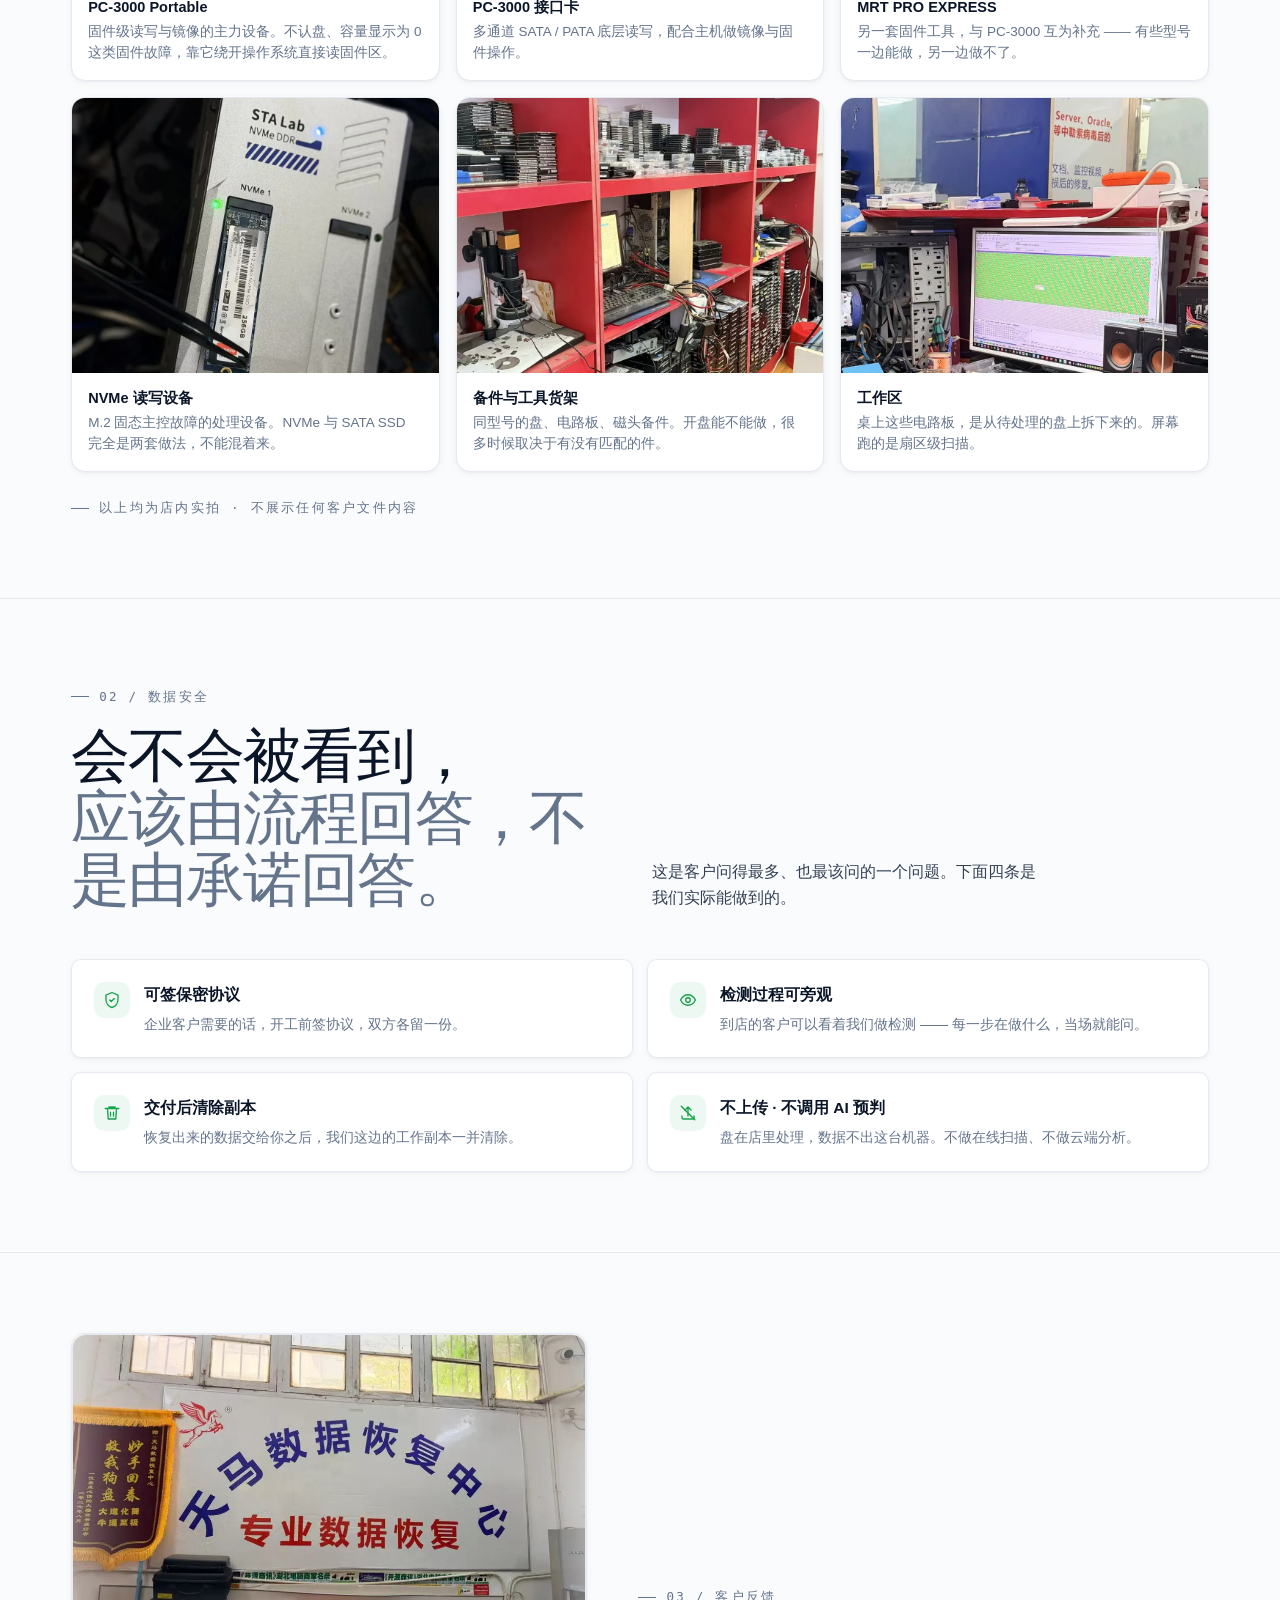
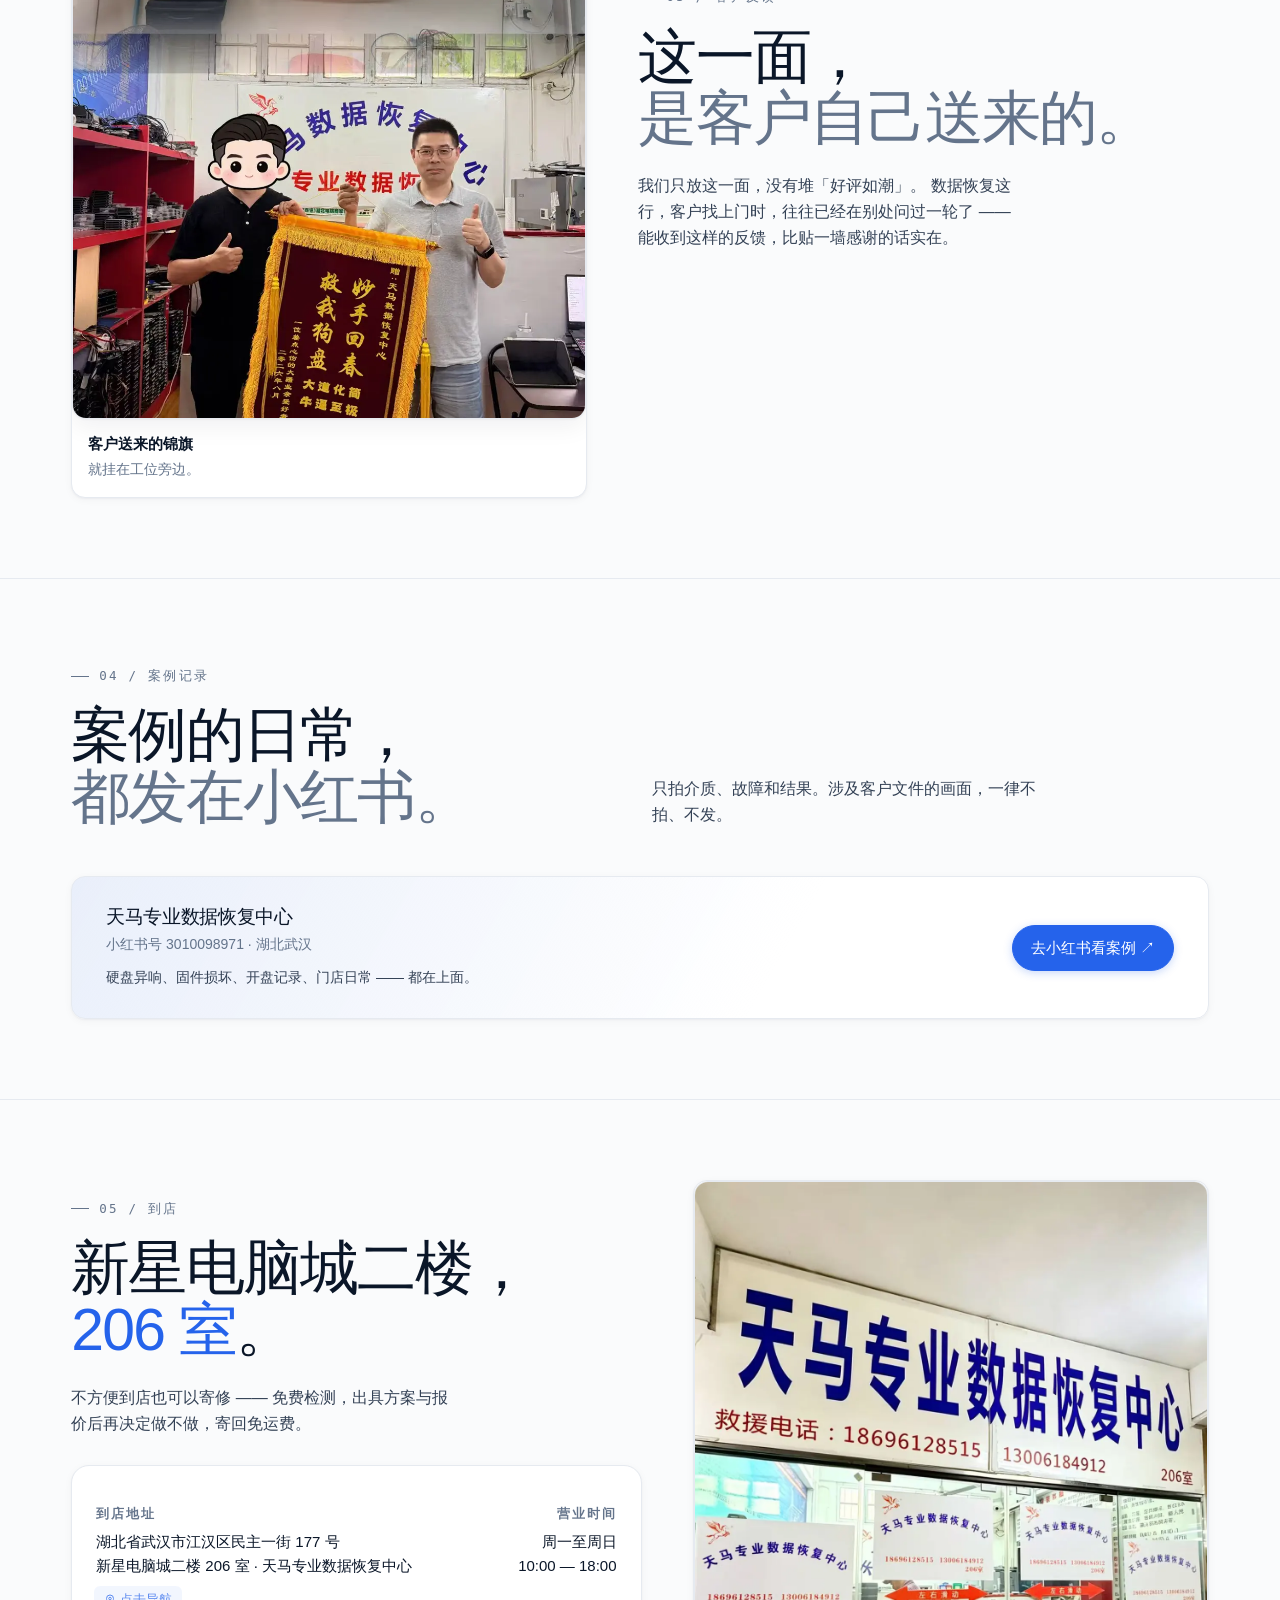
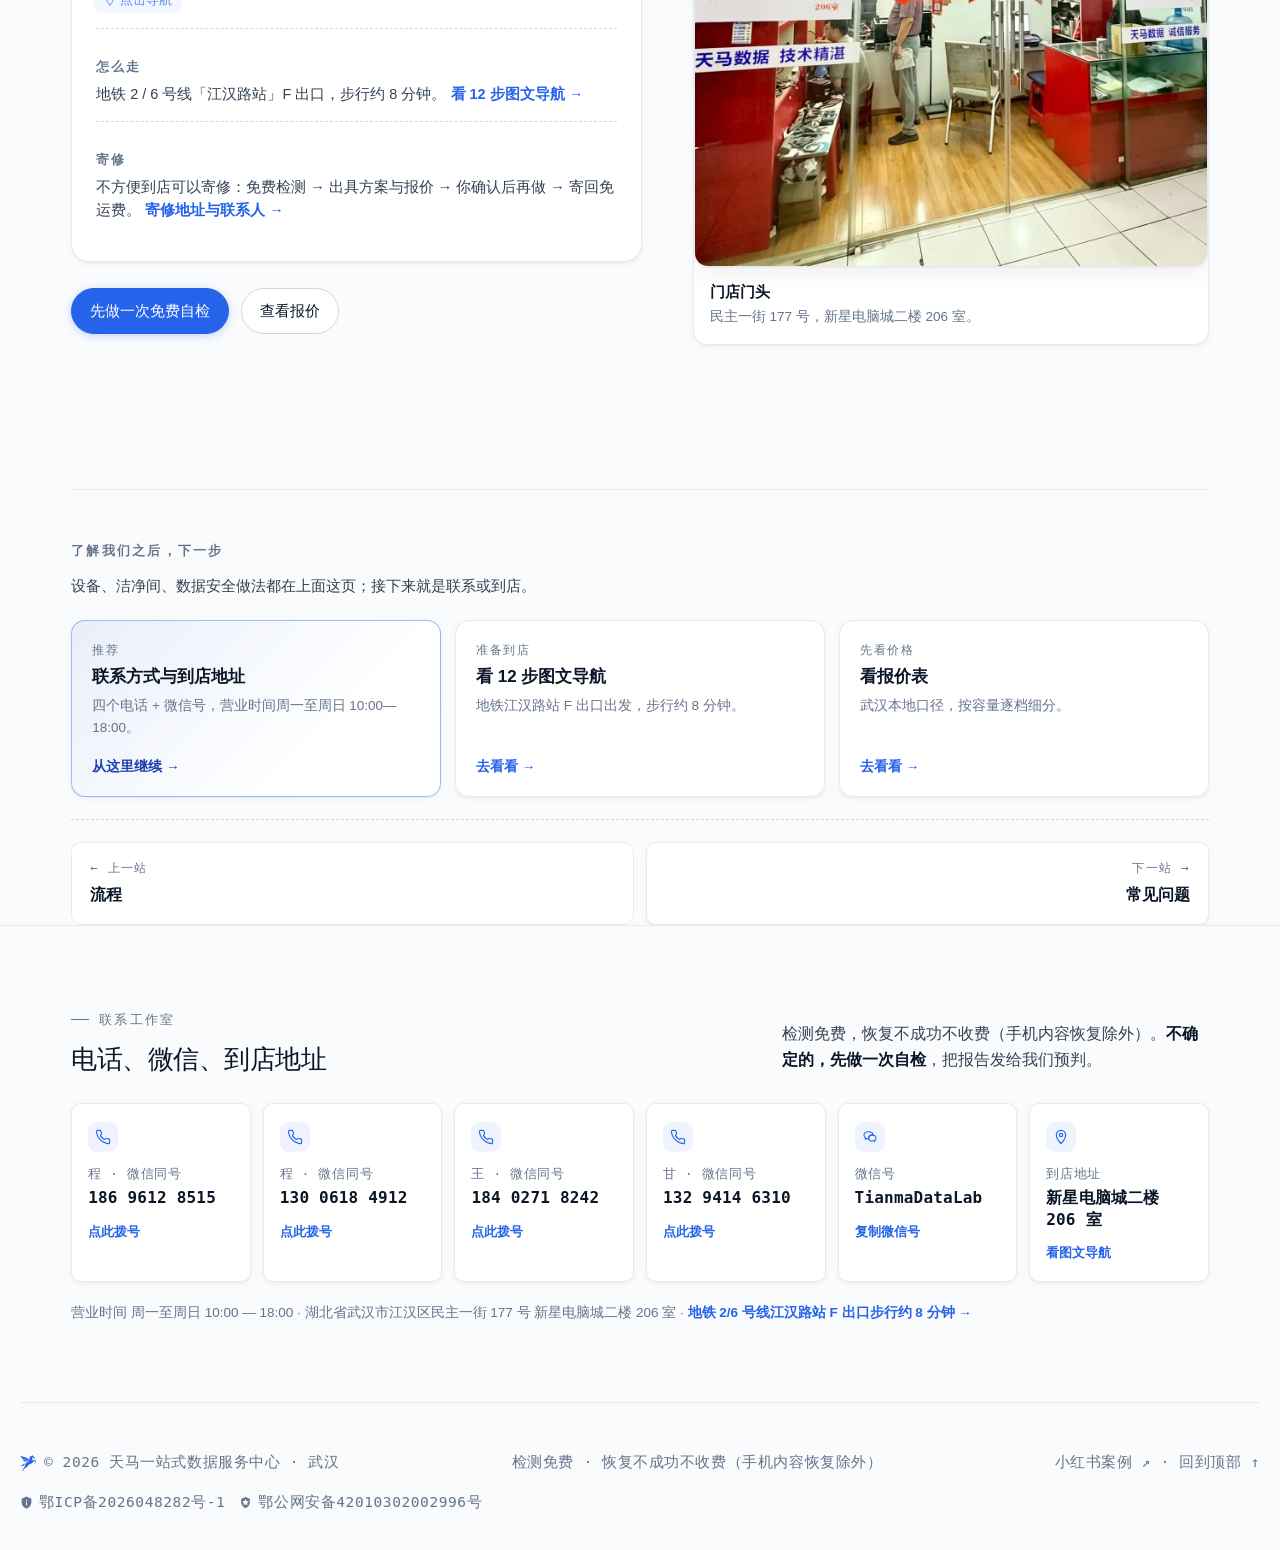
<file: about.html>
<!doctype html>
<html lang="zh-CN">
<head>
<meta charset="utf-8" />
<meta name="viewport" content="width=device-width,initial-scale=1,maximum-scale=1,user-scalable=no,viewport-fit=cover" />
<meta name="theme-color" content="#FAFBFC" />
<title>关于我们 | 武汉天马专业数据恢复中心 - 门店 · 设备 · 数据安全</title>
<meta name="description" content="武汉江汉区实体门店，配备无尘操作台、PC-3000、MRT、NVMe 读写设备与磁头备件库。可签保密协议、检测过程可旁观、交付后清除副本。" />
<link rel="canonical" href="https://tianmahuifu.cn/about.html" />
<link rel="icon" type="image/svg+xml" href="logo.svg" />
<link rel="manifest" href="manifest.webmanifest" />
<link rel="apple-touch-icon" sizes="180x180" href="apple-touch-icon.png" />
<link rel="icon" type="image/png" sizes="192x192" href="icon-192.png" />
<link rel="icon" type="image/png" sizes="512x512" href="icon-512.png" />
<meta property="og:type" content="website" />
<meta property="og:site_name" content="中天数据处理服务中心" />
<meta property="og:title" content="关于我们 | 武汉天马专业数据恢复中心" />
<meta property="og:description" content="武汉江汉区实体门店，无尘操作 · PC-3000 / MRT / NVMe 设备 · 磁头备件库。可签保密协议、检测可旁观、交付后清除副本。" />
<meta property="og:image" content="og-cover.jpg" />
<meta property="og:locale" content="zh_CN" />
<meta name="twitter:card" content="summary_large_image" />
<meta name="twitter:title" content="关于我们 | 武汉天马专业数据恢复中心" />
<meta name="twitter:description" content="武汉江汉区实体门店，无尘操作 · PC-3000 / MRT / NVMe 设备 · 磁头备件库。" />
<meta name="twitter:image" content="og-cover.jpg" />
<meta name="apple-mobile-web-app-title" content="中天数据处理" />
<meta name="apple-mobile-web-app-capable" content="yes" />
<meta name="mobile-web-app-capable" content="yes" />
<meta name="apple-mobile-web-app-status-bar-style" content="default" />
<meta name="format-detection" content="telephone=no" />
<script>
  // 把 og:image / og:url 修正为绝对地址，便于微信/Twitter 抓取
  (function(){
    ['og:image','twitter:image'].forEach(function(k){
      var m=document.querySelector('meta[property="'+k+'"]')||document.querySelector('meta[name="'+k+'"]');
      if(m && m.content && !/^https?:/.test(m.content)) m.content=location.origin+'/'+m.content;
    });
    var u=document.querySelector('meta[property="og:url"]');
    if(!u){ u=document.createElement('meta'); u.setAttribute('property','og:url'); document.head.appendChild(u); }
    u.content=location.origin+location.pathname;
  })();
</script>
<script>
  if ('scrollRestoration' in history) history.scrollRestoration = 'manual';
  addEventListener('pageshow', function(){ if (!location.hash) window.scrollTo(0, 0); });
</script>
<link rel="stylesheet" href="assets/style.css" />
</head>
<body data-page="about">

<!-- NAV:START -->
<nav class="nav">
  <div class="wrap nav-inner">
    <a href="index.html" class="brand" aria-label="天马一站式数据服务中心">
      <span class="brand-mark">
        <svg viewBox="0 0 613.51 626.88" fill="currentColor"><path d="M473.36,81.74l-5.1,8.04c-1.84,4.71-3.77,9.52-4.65,14.54-8.65,49.39,40.37,77.26,35.35,125.97l49.79-37.27c7.5-3.91,15.35-4.25,22.93-.27,6.07,3.18,33.94,36.1,38.03,43,7.73,13.05,2.04,30.6-2.7,43.95-7.04,19.82-18.42,40.04-31.28,56.49-4.97-11.84-11.63-27.78-10.66-40.86,1.13-15.22,22.12-22.2,18.86-38.08-1.12-5.45-16.15-20.89-21.04-23.73-4.31-2.5-9.56-2.56-13.95-.52-5.17,2.41-16.45,17.72-21.19,22.88-25.26,27.5-51.98,53.94-83.59,74.2-35.21,22.58-74.5,37.02-115.79,44.14-9.41,23.38-20.35,46.48-35.97,66.38-28.06,35.71-59.07,47.8-95.19,71.84-31.99,21.3-36.25,34.07-56.9,63.93-16.29,23.55-38.28,44.15-67.1,50.52,4.17-12.1,5.71-28.09,12.5-39.03,4.41-7.1,12.11-8.44,18.41-13.58,19.98-16.29,22.16-43.04,31.1-64.85,6.14-14.96,22.67-24.23,33.22-36.44,33.64-38.92,16.31-74.47,34.24-116.45,21.59-50.56,75.57-74.51,125.55-88.02,2.48-11.71-3.33-25.75-10.86-34.69-25.45-30.22-88.79-39.98-126-50.98-54.35-16.06-111.07-38.18-145.03-85.97-15.92-22.4-26.23-49.49-28.56-76.99,36.9,26.43,78.9,43.58,122.25,56.5,65.64,19.57,149.04,27.46,193.3,85.32,16.32,21.34,22.95,47.69,40.9,67.84l-7.82-23.45c-13.66-45.74-1.62-95.71,30.21-130.77l-30.21,12.78c-.48.15-.49-.59-.34-1.05,1.88-5.73,19.29-23.47,24.49-28.11,22.86-20.37,51.73-31.96,82.31-34.26,8.54-8.82,16.68-18.11,27.18-24.71l-.72,39.09c5.55,3.68,11.62,6.64,16.72,11,7.97,6.83,11.84,15.74,19.52,23.13,11.96,11.5,25.84,21.67,37.64,33.43,1.46,2.47,2.65,4.44,2.59,7.42-.07,3.53-2.68,20.28-4.37,22.69-1.92,2.73-17.13,2.95-20.6,2.22-4.63-.97-8.04-6.62-11.81-9.51-13.38-10.27-23.37-7.17-37.91-10.42-17.46-3.91-27.99-19.78-27.72-37.32Z"/><path d="M314.86,257.29c-14.15-6.46-29.71-7.76-45.12-7.1-26.06,1.12-47.56,5.67-74.15.22-47.52-9.74-89.62-46.05-111.72-88.35,10.39,4.97,20.31,10.95,30.79,15.76,46.02,21.07,84.61,22.92,131.98,34.34,26.35,6.35,56.63,18.86,68.22,45.14Z"/><path d="M198.3,342.58c-35.92,16.19-48.79,56.05-81.8,76.36-35.56,21.88-80.23,17.55-116.5-.3-.06-1.05,2.54-1.25,3.28-1.33,50.7-5.76,60.6-19.95,97.31-49.82,25.22-20.52,52.44-32.87,85.88-28.35,3.6.49,9.16,1.12,11.83,3.44Z"/></svg>
      </span>
      <div>
        <div>天马一站式数据服务中心</div>
        <div class="brand-sub">Data Recovery Lab · 武汉</div>
      </div>
    </a>
    <div class="nav-links">
      <a href="services.html">服务范围</a>
      <a href="pricing.html">报价</a>
      <a href="process.html">流程</a>
      <a href="cases.html">案例</a>
      <a href="faq.html">常见问题</a>
      <a href="tools.html">工具下载</a>
      <a href="about.html">关于我们</a>
    </div>
    <a class="cta primary" href="check.html">
      <span class="dot"></span>
      开始故障自检
    </a>
    <button class="nav-burger" id="navBurger" aria-label="菜单" aria-expanded="false">
      <span></span><span></span>
    </button>
  </div>
</nav>

<div class="mobile-menu" id="mobileMenu">
  <a href="services.html">服务范围</a>
  <a href="pricing.html">报价</a>
  <a href="process.html">流程</a>
  <a href="cases.html">案例</a>
  <a href="faq.html">常见问题</a>
  <a href="tools.html">工具下载</a>
  <a href="about.html">关于我们</a>
  <a href="contact.html">联系我们</a>
  <a href="visit.html">到店怎么走</a>
  <a href="check.html" class="mm-cta">开始故障自检 →</a>
</div>
<!-- NAV:END -->

<!-- ============== 关于我们 ============== -->
<section id="about" style="border-top:0">
  <div class="wrap">
    <div class="lead-2col">
      <div>
        <span class="eyebrow" data-reveal>关于我们 · ABOUT</span>
        <h2 data-reveal data-reveal-delay="1" style="margin-top:18px">
          盘交到手上，<br/><span class="muted">先想的是怎么不把它弄坏。</span>
        </h2>
        <p data-reveal data-reveal-delay="2" style="margin-top:24px;max-width:46ch">
          武汉江汉区民主一街 177 号，新星电脑城二楼 206 室。
          有实体门店、有设备、有备件 —— 能到店，也能看着我们做检测。
        </p>
        <div class="hero-actions" data-reveal data-reveal-delay="3" style="margin-top:28px">
          <a class="cta primary" href="check.html">先做一次免费自检</a>
          <a class="cta" href="contact.html">到店地址与导航</a>
        </div>
      </div>
      <figure class="photo-card tall" data-reveal data-reveal-delay="2" style="margin:0">
        <img src="assets/photos/cleanroom-heads.webp" width="1000" height="1334" loading="eager" decoding="async"
             alt="无尘操作台内部，洁净垫上摆放着多组硬盘磁头组件与零件盒" />
        <figcaption><b>无尘磁头备件台</b>开盘换磁头必须在洁净环境下进行。这些是不同型号的磁头组件 —— 匹配不到备件，盘就开不了。</figcaption>
      </figure>
    </div>
  </div>
</section>

<!-- ============== 我们是谁 ============== -->
<section>
  <div class="wrap">
    <div class="sec-head">
      <div>
        <span class="eyebrow" data-reveal>01 / 我们是谁</span>
        <h2 data-reveal data-reveal-delay="1" style="margin-top:18px">
          一间屋子，<br/><span class="muted">二十多年只做这一件事。</span>
        </h2>
      </div>
      <div data-reveal data-reveal-delay="2">
        <p style="max-width:44ch">
          数据恢复这行，真正决定成败的往往不是软件，而是「遇到打不开的盘时，手里还有什么」。
          所以这间屋子里的钱，大多花在了设备、备件和无尘操作上。
        </p>
      </div>
    </div>

    <div class="photo-grid cols-3" data-stagger data-reveal>
      <figure class="photo-card">
        <img src="assets/photos/pc3000-portable.webp" width="1000" height="1334" loading="lazy" decoding="async"
             alt="PC-3000 Portable 数据恢复设备特写，指示灯亮起，上接一块固态硬盘" />
        <figcaption><b>PC-3000 Portable</b>固件级读写与镜像的主力设备。不认盘、容量显示为 0 这类固件故障，靠它绕开操作系统直接读固件区。</figcaption>
      </figure>
      <figure class="photo-card">
        <img src="assets/photos/pc3000-card.webp" width="1100" height="825" loading="lazy" decoding="async"
             alt="PC-3000 接口卡特写，可见 SATA 与 PATA 接口" />
        <figcaption><b>PC-3000 接口卡</b>多通道 SATA / PATA 底层读写，配合主机做镜像与固件操作。</figcaption>
      </figure>
      <figure class="photo-card">
        <img src="assets/photos/mrt-pro.webp" width="1000" height="1334" loading="lazy" decoding="async"
             alt="MRT PRO EXPRESS 数据恢复板卡，状态指示灯亮起" />
        <figcaption><b>MRT PRO EXPRESS</b>另一套固件工具，与 PC-3000 互为补充 —— 有些型号一边能做，另一边做不了。</figcaption>
      </figure>
      <figure class="photo-card">
        <img src="assets/photos/sta-nvme.webp" width="1000" height="1334" loading="lazy" decoding="async"
             alt="STA Lab NVMe 读写设备，插槽中插着一块 NVMe 固态硬盘" />
        <figcaption><b>NVMe 读写设备</b>M.2 固态主控故障的处理设备。NVMe 与 SATA SSD 完全是两套做法，不能混着来。</figcaption>
      </figure>
      <figure class="photo-card">
        <img src="assets/photos/spares.webp" width="1000" height="1334" loading="lazy" decoding="async"
             alt="货架上堆放着大量硬盘，旁边有显微镜、焊接台与工具" />
        <figcaption><b>备件与工具货架</b>同型号的盘、电路板、磁头备件。开盘能不能做，很多时候取决于有没有匹配的件。</figcaption>
      </figure>
      <figure class="photo-card">
        <img src="assets/photos/workspace.webp" width="1000" height="1334" loading="lazy" decoding="async"
             alt="工作台实景，桌面散落电路板与工具，显示器显示扇区扫描界面" />
        <figcaption><b>工作区</b>桌上这些电路板，是从待处理的盘上拆下来的。屏幕跑的是扇区级扫描。</figcaption>
      </figure>
    </div>

    <p class="eyebrow" data-reveal style="margin-top:26px;color:var(--ink-3)">
      以上均为店内实拍 · 不展示任何客户文件内容
    </p>
  </div>
</section>

<!-- ============== 数据安全承诺 ============== -->
<section>
  <div class="wrap">
    <div class="sec-head">
      <div>
        <span class="eyebrow" data-reveal>02 / 数据安全</span>
        <h2 data-reveal data-reveal-delay="1" style="margin-top:18px">
          会不会被看到，<br/><span class="muted">应该由流程回答，不是由承诺回答。</span>
        </h2>
      </div>
      <div data-reveal data-reveal-delay="2">
        <p style="max-width:44ch">这是客户问得最多、也最该问的一个问题。下面四条是我们实际能做到的。</p>
      </div>
    </div>

    <div class="pledge" data-stagger data-reveal>
      <div class="pledge-item">
        <span class="pi-ic" aria-hidden="true"><svg width="18" height="18" viewBox="0 0 24 24" fill="none"><path d="M12 2 4 5.5v5.9c0 4.9 3.3 9.4 8 10.6 4.7-1.2 8-5.7 8-10.6V5.5L12 2Z" stroke="currentColor" stroke-width="1.8" stroke-linecap="round" stroke-linejoin="round"/><path d="m9 12 2 2 4-4" stroke="currentColor" stroke-width="1.8" stroke-linecap="round" stroke-linejoin="round"/></svg></span>
        <div>
          <h4>可签保密协议</h4>
          <p>企业客户需要的话，开工前签协议，双方各留一份。</p>
        </div>
      </div>
      <div class="pledge-item">
        <span class="pi-ic" aria-hidden="true"><svg width="18" height="18" viewBox="0 0 24 24" fill="none"><path d="M2 12s3.6-7 10-7 10 7 10 7-3.6 7-10 7-10-7-10-7Z" stroke="currentColor" stroke-width="1.8" stroke-linecap="round" stroke-linejoin="round"/><circle cx="12" cy="12" r="3" stroke="currentColor" stroke-width="1.8"/></svg></span>
        <div>
          <h4>检测过程可旁观</h4>
          <p>到店的客户可以看着我们做检测 —— 每一步在做什么，当场就能问。</p>
        </div>
      </div>
      <div class="pledge-item">
        <span class="pi-ic" aria-hidden="true"><svg width="18" height="18" viewBox="0 0 24 24" fill="none"><path d="M3 6h18M8 6V4h8v2M6 6l1 14h10l1-14" stroke="currentColor" stroke-width="1.8" stroke-linecap="round" stroke-linejoin="round"/><path d="M10 11v5M14 11v5" stroke="currentColor" stroke-width="1.8" stroke-linecap="round"/></svg></span>
        <div>
          <h4>交付后清除副本</h4>
          <p>恢复出来的数据交给你之后，我们这边的工作副本一并清除。</p>
        </div>
      </div>
      <div class="pledge-item">
        <span class="pi-ic" aria-hidden="true"><svg width="18" height="18" viewBox="0 0 24 24" fill="none"><path d="M12 16V4m0 0L8 8m4-4 4 4" stroke="currentColor" stroke-width="1.8" stroke-linecap="round" stroke-linejoin="round"/><path d="M4 16v2a2 2 0 0 0 2 2h12a2 2 0 0 0 2-2v-2" stroke="currentColor" stroke-width="1.8" stroke-linecap="round"/><path d="M3 3l18 18" stroke="currentColor" stroke-width="1.8" stroke-linecap="round"/></svg></span>
        <div>
          <h4>不上传 · 不调用 AI 预判</h4>
          <p>盘在店里处理，数据不出这台机器。不做在线扫描、不做云端分析。</p>
        </div>
      </div>
    </div>
  </div>
</section>

<!-- ============== 客户锦旗 ============== -->
<section>
  <div class="wrap">
    <div class="lead-2col rev">
      <figure class="photo-card tall" data-reveal style="margin:0">
        <img src="assets/photos/customer-banner.webp" width="1000" height="1334" loading="lazy" decoding="async"
             alt="客户赠送的锦旗，上书「妙手回春 救我狗盘」，悬挂在门店工位旁" />
        <figcaption><b>客户送来的锦旗</b>就挂在工位旁边。</figcaption>
      </figure>
      <div>
        <span class="eyebrow" data-reveal>03 / 客户反馈</span>
        <h2 data-reveal data-reveal-delay="1" style="margin-top:18px">
          这一面，<br/><span class="muted">是客户自己送来的。</span>
        </h2>
        <p data-reveal data-reveal-delay="2" style="margin-top:24px;max-width:44ch">
          我们只放这一面，没有堆「好评如潮」。
          数据恢复这行，客户找上门时，往往已经在别处问过一轮了 ——
          能收到这样的反馈，比贴一墙感谢的话实在。
        </p>
      </div>
    </div>
  </div>
</section>

<!-- ============== 小红书 ============== -->
<section>
  <div class="wrap">
    <div class="sec-head">
      <div>
        <span class="eyebrow" data-reveal>04 / 案例记录</span>
        <h2 data-reveal data-reveal-delay="1" style="margin-top:18px">
          案例的日常，<br/><span class="muted">都发在小红书。</span>
        </h2>
      </div>
      <div data-reveal data-reveal-delay="2">
        <p style="max-width:44ch">只拍介质、故障和结果。涉及客户文件的画面，一律不拍、不发。</p>
      </div>
    </div>

    <div class="xhs-card" data-reveal>
      <div>
        <h3 style="margin:0 0 6px;font-size:19px;font-weight:500">天马专业数据恢复中心</h3>
        <p style="margin:0;font-size:14px;color:var(--ink-3)">小红书号 3010098971 · 湖北武汉</p>
        <p style="margin:10px 0 0;font-size:14px;color:var(--ink-2)">
          硬盘异响、固件损坏、开盘记录、门店日常 —— 都在上面。
        </p>
      </div>
      <a class="cta primary" href="https://www.xiaohongshu.com/user/profile/6419c1c6000000000b0143d8" target="_blank" rel="noopener noreferrer">
        去小红书看案例 ↗
      </a>
    </div>
  </div>
</section>

<!-- ============== 到店指引 ============== -->
<section>
  <div class="wrap">
    <div class="lead-2col">
      <div>
        <span class="eyebrow" data-reveal>05 / 到店</span>
        <h2 data-reveal data-reveal-delay="1" style="margin-top:18px">
          新星电脑城二楼，<br/><span class="accent">206 室</span>。
        </h2>
        <p data-reveal data-reveal-delay="2" style="margin-top:24px;max-width:44ch">
          不方便到店也可以寄修 —— 免费检测，出具方案与报价后再决定做不做，寄回免运费。
        </p>

        <div class="contact-card" style="margin-top:28px" data-reveal data-reveal-delay="3">
          <div class="contact-row">
            <div>
              <small>到店地址</small>
              <a class="addr-link" href="https://uri.amap.com/marker?position=114.273101,30.586024&amp;name=%E5%A4%A9%E9%A9%AC%E4%B8%93%E4%B8%9A%E6%95%B0%E6%8D%AE%E6%81%A2%E5%A4%8D%E4%B8%AD%E5%BF%83&amp;src=%E5%A4%A9%E9%A9%AC%E5%AE%98%E7%BD%91" target="_blank" rel="noopener" aria-label="在地图中打开到店地址">
                <b>湖北省武汉市江汉区民主一街 177 号<br/>新星电脑城二楼 206 室 · 天马专业数据恢复中心</b>
                <span class="addr-hint" aria-hidden="true"><svg width="12" height="12" viewBox="0 0 24 24" fill="none"><path d="M12 22s7-7.58 7-13a7 7 0 0 0-14 0c0 5.42 7 13 7 13z" stroke="currentColor" stroke-width="2" stroke-linecap="round" stroke-linejoin="round"/><circle cx="12" cy="9" r="2.5" stroke="currentColor" stroke-width="2"/></svg>点击导航</span>
              </a>
            </div>
            <div style="text-align:right"><small>营业时间</small><b>周一至周日<br/>10:00 — 18:00</b></div>
          </div>
          <div class="contact-row">
            <div>
              <small>怎么走</small>
              <p style="margin-top:6px;font-size:14.5px">
                地铁 2 / 6 号线「江汉路站」F 出口，步行约 8 分钟。
                <a href="visit.html" style="color:var(--accent);font-weight:600">看 12 步图文导航 →</a>
              </p>
            </div>
          </div>
          <div class="contact-row">
            <div>
              <small>寄修</small>
              <p style="margin-top:6px;font-size:14.5px">
                不方便到店可以寄修：免费检测 → 出具方案与报价 → 你确认后再做 → 寄回免运费。
                <a href="contact.html" style="color:var(--accent);font-weight:600">寄修地址与联系人 →</a>
              </p>
            </div>
          </div>
        </div>

        <div class="hero-actions" style="margin-top:26px" data-reveal>
          <a class="cta primary" href="check.html">先做一次免费自检</a>
          <a class="cta" href="pricing.html">查看报价</a>
        </div>
      </div>

      <figure class="photo-card tall" data-reveal data-reveal-delay="2" style="margin:0">
        <img src="assets/photos/shop-front.webp" width="1200" height="1600" loading="lazy" decoding="async"
             alt="天马专业数据恢复中心门店门头，可见救援电话与 206 室房号" />
        <figcaption><b>门店门头</b>民主一街 177 号，新星电脑城二楼 206 室。</figcaption>
      </figure>
    </div>
  </div>
</section>

<!-- NEXT-START -->
<div class="wrap"><div class="next-steps" id="nextSteps" data-reveal></div></div>
<!-- NEXT-END -->

<!-- CONTACT:START -->
<!--
  公共联系方式条（单一来源）
  改电话 / 微信号只改本文件，然后跑 `node tools/sync-chrome.mjs` 同步到全站。
  contact.html 与 visit.html 不注入本区块（自带更完整版本）。

  可点击性是硬要求：
  - 电话用 <a href="tel:+86…">  → 手机点一下直接拨号（href 里不能有空格）
  - 微信号用 <button data-copy> → 复制到剪贴板（桌面端 weixin:// 不生效，复制最稳）
  - 地址指向 visit.html 图文导航
-->
<section class="cstrip" aria-label="联系方式">
  <div class="wrap">
    <div class="cstrip-top">
      <div>
        <span class="eyebrow">联系工作室</span>
        <h3>电话、微信、到店地址</h3>
      </div>
      <p class="cstrip-lead">
        检测免费，恢复不成功不收费（手机内容恢复除外）。<b>不确定的，先做一次自检</b>，把报告发给我们预判。
      </p>
    </div>

    <div class="cs-grid">
      <a class="cs-card" href="tel:+8618696128515">
        <span class="cs-ic" aria-hidden="true"><svg viewBox="0 0 24 24" fill="none"><path d="M22 16.92v3a2 2 0 0 1-2.18 2 19.79 19.79 0 0 1-8.63-3.07 19.5 19.5 0 0 1-6-6 19.79 19.79 0 0 1-3.07-8.67A2 2 0 0 1 4.11 2h3a2 2 0 0 1 2 1.72c.12.86.31 1.7.57 2.5a2 2 0 0 1-.45 2.11L8.09 9.91a16 16 0 0 0 6 6l1.58-1.14a2 2 0 0 1 2.11-.45c.8.26 1.64.45 2.5.57A2 2 0 0 1 22 16.92z" stroke="currentColor" stroke-width="1.7" stroke-linecap="round" stroke-linejoin="round"/></svg></span>
        <span class="cs-k">程 · 微信同号</span>
        <b class="cs-v">186 9612 8515</b>
        <span class="cs-go">点此拨号</span>
      </a>

      <a class="cs-card" href="tel:+8613006184912">
        <span class="cs-ic" aria-hidden="true"><svg viewBox="0 0 24 24" fill="none"><path d="M22 16.92v3a2 2 0 0 1-2.18 2 19.79 19.79 0 0 1-8.63-3.07 19.5 19.5 0 0 1-6-6 19.79 19.79 0 0 1-3.07-8.67A2 2 0 0 1 4.11 2h3a2 2 0 0 1 2 1.72c.12.86.31 1.7.57 2.5a2 2 0 0 1-.45 2.11L8.09 9.91a16 16 0 0 0 6 6l1.58-1.14a2 2 0 0 1 2.11-.45c.8.26 1.64.45 2.5.57A2 2 0 0 1 22 16.92z" stroke="currentColor" stroke-width="1.7" stroke-linecap="round" stroke-linejoin="round"/></svg></span>
        <span class="cs-k">程 · 微信同号</span>
        <b class="cs-v">130 0618 4912</b>
        <span class="cs-go">点此拨号</span>
      </a>

      <a class="cs-card" href="tel:+8618402718242">
        <span class="cs-ic" aria-hidden="true"><svg viewBox="0 0 24 24" fill="none"><path d="M22 16.92v3a2 2 0 0 1-2.18 2 19.79 19.79 0 0 1-8.63-3.07 19.5 19.5 0 0 1-6-6 19.79 19.79 0 0 1-3.07-8.67A2 2 0 0 1 4.11 2h3a2 2 0 0 1 2 1.72c.12.86.31 1.7.57 2.5a2 2 0 0 1-.45 2.11L8.09 9.91a16 16 0 0 0 6 6l1.58-1.14a2 2 0 0 1 2.11-.45c.8.26 1.64.45 2.5.57A2 2 0 0 1 22 16.92z" stroke="currentColor" stroke-width="1.7" stroke-linecap="round" stroke-linejoin="round"/></svg></span>
        <span class="cs-k">王 · 微信同号</span>
        <b class="cs-v">184 0271 8242</b>
        <span class="cs-go">点此拨号</span>
      </a>

      <a class="cs-card" href="tel:+8613294146310">
        <span class="cs-ic" aria-hidden="true"><svg viewBox="0 0 24 24" fill="none"><path d="M22 16.92v3a2 2 0 0 1-2.18 2 19.79 19.79 0 0 1-8.63-3.07 19.5 19.5 0 0 1-6-6 19.79 19.79 0 0 1-3.07-8.67A2 2 0 0 1 4.11 2h3a2 2 0 0 1 2 1.72c.12.86.31 1.7.57 2.5a2 2 0 0 1-.45 2.11L8.09 9.91a16 16 0 0 0 6 6l1.58-1.14a2 2 0 0 1 2.11-.45c.8.26 1.64.45 2.5.57A2 2 0 0 1 22 16.92z" stroke="currentColor" stroke-width="1.7" stroke-linecap="round" stroke-linejoin="round"/></svg></span>
        <span class="cs-k">甘 · 微信同号</span>
        <b class="cs-v">132 9414 6310</b>
        <span class="cs-go">点此拨号</span>
      </a>

      <button class="cs-card js-copy" type="button" data-copy="TianmaDataLab" title="复制微信号 TianmaDataLab" aria-label="复制微信号 TianmaDataLab">
        <span class="cs-ic" aria-hidden="true"><svg viewBox="0 0 24 24" fill="none"><path d="M9.5 4C5.9 4 3 6.4 3 9.4c0 1.7.9 3.2 2.4 4.2l-.6 1.9 2.2-1.1c.7.2 1.5.3 2.3.3h.4a5 5 0 0 1-.1-1c0-3 2.9-5.4 6.5-5.4h.5C16.2 5.8 13.2 4 9.5 4Z" stroke="currentColor" stroke-width="1.6" stroke-linejoin="round"/><path d="M21 13.7c0-2.4-2.4-4.4-5.4-4.4s-5.4 2-5.4 4.4 2.4 4.4 5.4 4.4c.7 0 1.3-.1 1.9-.3l1.8.9-.5-1.6c1.4-.8 2.2-2 2.2-3.4Z" stroke="currentColor" stroke-width="1.6" stroke-linejoin="round"/></svg></span>
        <span class="cs-k">微信号</span>
        <b class="cs-v">TianmaDataLab</b>
        <span class="cs-go">复制微信号</span>
        <span class="copy-tip">已复制</span>
      </button>

      <a class="cs-card" href="visit.html">
        <span class="cs-ic" aria-hidden="true"><svg viewBox="0 0 24 24" fill="none"><path d="M12 22s7-7.58 7-13a7 7 0 0 0-14 0c0 5.42 7 13 7 13z" stroke="currentColor" stroke-width="1.7" stroke-linejoin="round"/><circle cx="12" cy="9" r="2.5" stroke="currentColor" stroke-width="1.7"/></svg></span>
        <span class="cs-k">到店地址</span>
        <b class="cs-v">新星电脑城二楼 206 室</b>
        <span class="cs-go">看图文导航</span>
      </a>
    </div>

    <p class="cstrip-foot">
      营业时间 周一至周日 10:00 — 18:00 · 湖北省武汉市江汉区民主一街 177 号 新星电脑城二楼 206 室 ·
      <a href="visit.html">地铁 2/6 号线江汉路站 F 出口步行约 8 分钟 →</a>
    </p>
  </div>
</section>
<!-- CONTACT:END -->

<!-- FOOTER:START -->
<footer class="wrap foot">
  <span style="display:inline-flex;align-items:center;gap:8px"><svg viewBox="0 0 613.51 626.88" fill="currentColor" style="width:16px;height:16px;color:var(--accent)" aria-hidden="true"><path d="M473.36,81.74l-5.1,8.04c-1.84,4.71-3.77,9.52-4.65,14.54-8.65,49.39,40.37,77.26,35.35,125.97l49.79-37.27c7.5-3.91,15.35-4.25,22.93-.27,6.07,3.18,33.94,36.1,38.03,43,7.73,13.05,2.04,30.6-2.7,43.95-7.04,19.82-18.42,40.04-31.28,56.49-4.97-11.84-11.63-27.78-10.66-40.86,1.13-15.22,22.12-22.2,18.86-38.08-1.12-5.45-16.15-20.89-21.04-23.73-4.31-2.5-9.56-2.56-13.95-.52-5.17,2.41-16.45,17.72-21.19,22.88-25.26,27.5-51.98,53.94-83.59,74.2-35.21,22.58-74.5,37.02-115.79,44.14-9.41,23.38-20.35,46.48-35.97,66.38-28.06,35.71-59.07,47.8-95.19,71.84-31.99,21.3-36.25,34.07-56.9,63.93-16.29,23.55-38.28,44.15-67.1,50.52,4.17-12.1,5.71-28.09,12.5-39.03,4.41-7.1,12.11-8.44,18.41-13.58,19.98-16.29,22.16-43.04,31.1-64.85,6.14-14.96,22.67-24.23,33.22-36.44,33.64-38.92,16.31-74.47,34.24-116.45,21.59-50.56,75.57-74.51,125.55-88.02,2.48-11.71-3.33-25.75-10.86-34.69-25.45-30.22-88.79-39.98-126-50.98-54.35-16.06-111.07-38.18-145.03-85.97-15.92-22.4-26.23-49.49-28.56-76.99,36.9,26.43,78.9,43.58,122.25,56.5,65.64,19.57,149.04,27.46,193.3,85.32,16.32,21.34,22.95,47.69,40.9,67.84l-7.82-23.45c-13.66-45.74-1.62-95.71,30.21-130.77l-30.21,12.78c-.48.15-.49-.59-.34-1.05,1.88-5.73,19.29-23.47,24.49-28.11,22.86-20.37,51.73-31.96,82.31-34.26,8.54-8.82,16.68-18.11,27.18-24.71l-.72,39.09c5.55,3.68,11.62,6.64,16.72,11,7.97,6.83,11.84,15.74,19.52,23.13,11.96,11.5,25.84,21.67,37.64,33.43,1.46,2.47,2.65,4.44,2.59,7.42-.07,3.53-2.68,20.28-4.37,22.69-1.92,2.73-17.13,2.95-20.6,2.22-4.63-.97-8.04-6.62-11.81-9.51-13.38-10.27-23.37-7.17-37.91-10.42-17.46-3.91-27.99-19.78-27.72-37.32Z"/><path d="M314.86,257.29c-14.15-6.46-29.71-7.76-45.12-7.1-26.06,1.12-47.56,5.67-74.15.22-47.52-9.74-89.62-46.05-111.72-88.35,10.39,4.97,20.31,10.95,30.79,15.76,46.02,21.07,84.61,22.92,131.98,34.34,26.35,6.35,56.63,18.86,68.22,45.14Z"/><path d="M198.3,342.58c-35.92,16.19-48.79,56.05-81.8,76.36-35.56,21.88-80.23,17.55-116.5-.3-.06-1.05,2.54-1.25,3.28-1.33,50.7-5.76,60.6-19.95,97.31-49.82,25.22-20.52,52.44-32.87,85.88-28.35,3.6.49,9.16,1.12,11.83,3.44Z"/></svg>© 2026 天马一站式数据服务中心 · 武汉</span>
  <span class="muted">检测免费 · 恢复不成功不收费（手机内容恢复除外）</span>
  <span><a href="https://www.xiaohongshu.com/user/profile/6419c1c6000000000b0143d8" target="_blank" rel="noopener">小红书案例 ↗</a> · <a href="index.html">回到顶部 ↑</a></span>
  <span style="display:inline-flex;align-items:center;gap:14px;flex-wrap:wrap">
    <a href="https://beian.miit.gov.cn/" target="_blank" rel="noopener noreferrer" style="display:inline-flex;align-items:center;gap:6px">
      <svg viewBox="0 0 24 24" width="13" height="13" fill="currentColor" aria-hidden="true"><path d="M12 1 3 5v6c0 5.55 3.84 10.74 9 12 5.16-1.26 9-6.45 9-12V5l-9-4Zm-1 6h2v2h-2V7Zm0 4h2v6h-2v-6Z"/></svg>
      鄂ICP备2026048282号-1
    </a>
    <a href="https://beian.mps.gov.cn/#/query/webSearch?code=42010302002996" target="_blank" rel="noopener noreferrer" style="display:inline-flex;align-items:center;gap:6px">
      <svg viewBox="0 0 24 24" width="13" height="13" fill="currentColor" aria-hidden="true"><path d="M12 2 4 5.5v5.9c0 4.9 3.3 9.4 8 10.6 4.7-1.2 8-5.7 8-10.6V5.5L12 2Zm0 3.2 1.9 3.9 4.3.6-3.1 3 .7 4.3-3.8-2-3.8 2 .7-4.3-3.1-3 4.3-.6L12 5.2Z"/></svg>
      鄂公网安备42010302002996号
    </a>
  </span>
</footer>

<div class="qr-lightbox" id="qrLightbox" role="dialog" aria-label="微信二维码大图">
  <div class="qr-lightbox-inner">
    <img src="wechat-qr.jpg" alt="微信好友码大图"/>
    <p class="qr-tip">长按二维码 · 在微信中「识别」即可发送好友申请</p>
    <p class="qr-id">微信号：TianmaDataLab</p>
    <a class="qr-deeplink" id="qrDeeplink" href="weixin://contacts/profile/TianmaDataLab">已安装微信？点此直接打开</a>
    <button class="qr-close" type="button" id="qrClose">关闭</button>
  </div>
</div>

<div class="fab" id="fab" aria-label="快速咨询">
  <button class="fab-main" id="fabMain" aria-expanded="false" aria-controls="fabMenu" type="button">
    <svg viewBox="0 0 24 24" fill="none" aria-hidden="true"><path d="M21 11.5a8.38 8.38 0 0 1-.9 3.8 8.5 8.5 0 0 1-7.6 4.7 8.38 8.38 0 0 1-3.8-.9L3 21l1.9-5.7a8.38 8.38 0 0 1-.9-3.8 8.5 8.5 0 0 1 4.7-7.6 8.38 8.38 0 0 1 3.8-.9h.5a8.48 8.48 0 0 1 8 8v.5z" stroke="currentColor" stroke-width="1.8" stroke-linecap="round" stroke-linejoin="round"/></svg>
    立即咨询
  </button>
  <div class="fab-menu" id="fabMenu">
    <button class="fab-item" type="button" data-fab-addfriend data-weixin="weixin://contacts/profile/TianmaDataLab">
      <svg viewBox="0 0 24 24" fill="none" aria-hidden="true"><path d="M16 21v-2a4 4 0 0 0-4-4H5a4 4 0 0 0-4 4v2" stroke="currentColor" stroke-width="1.8" stroke-linecap="round" stroke-linejoin="round"/><circle cx="8.5" cy="7" r="4" stroke="currentColor" stroke-width="1.8"/><line x1="20" y1="8" x2="20" y2="14" stroke="currentColor" stroke-width="1.8" stroke-linecap="round"/><line x1="23" y1="11" x2="17" y2="11" stroke="currentColor" stroke-width="1.8" stroke-linecap="round"/></svg>
      微信加好友 · 立即聊
    </button>
    <a class="fab-item" href="tel:18402718242">
      <svg viewBox="0 0 24 24" fill="none" aria-hidden="true"><path d="M22 16.92v3a2 2 0 0 1-2.18 2 19.79 19.79 0 0 1-8.63-3.07 19.5 19.5 0 0 1-6-6 19.79 19.79 0 0 1-3.07-8.67A2 2 0 0 1 4.11 2h3a2 2 0 0 1 2 1.72c.12.86.31 1.7.57 2.5a2 2 0 0 1-.45 2.11L8.09 9.91a16 16 0 0 0 6 6l1.58-1.14a2 2 0 0 1 2.11-.45c.8.26 1.64.45 2.5.57A2 2 0 0 1 22 16.92z" stroke="currentColor" stroke-width="1.8" stroke-linecap="round" stroke-linejoin="round"/></svg>
      电话 184 0271 8242
    </a>
  </div>
</div>
<!-- FOOTER:END -->

<script src="assets/app.js"></script>
</body>
</html>
</file>
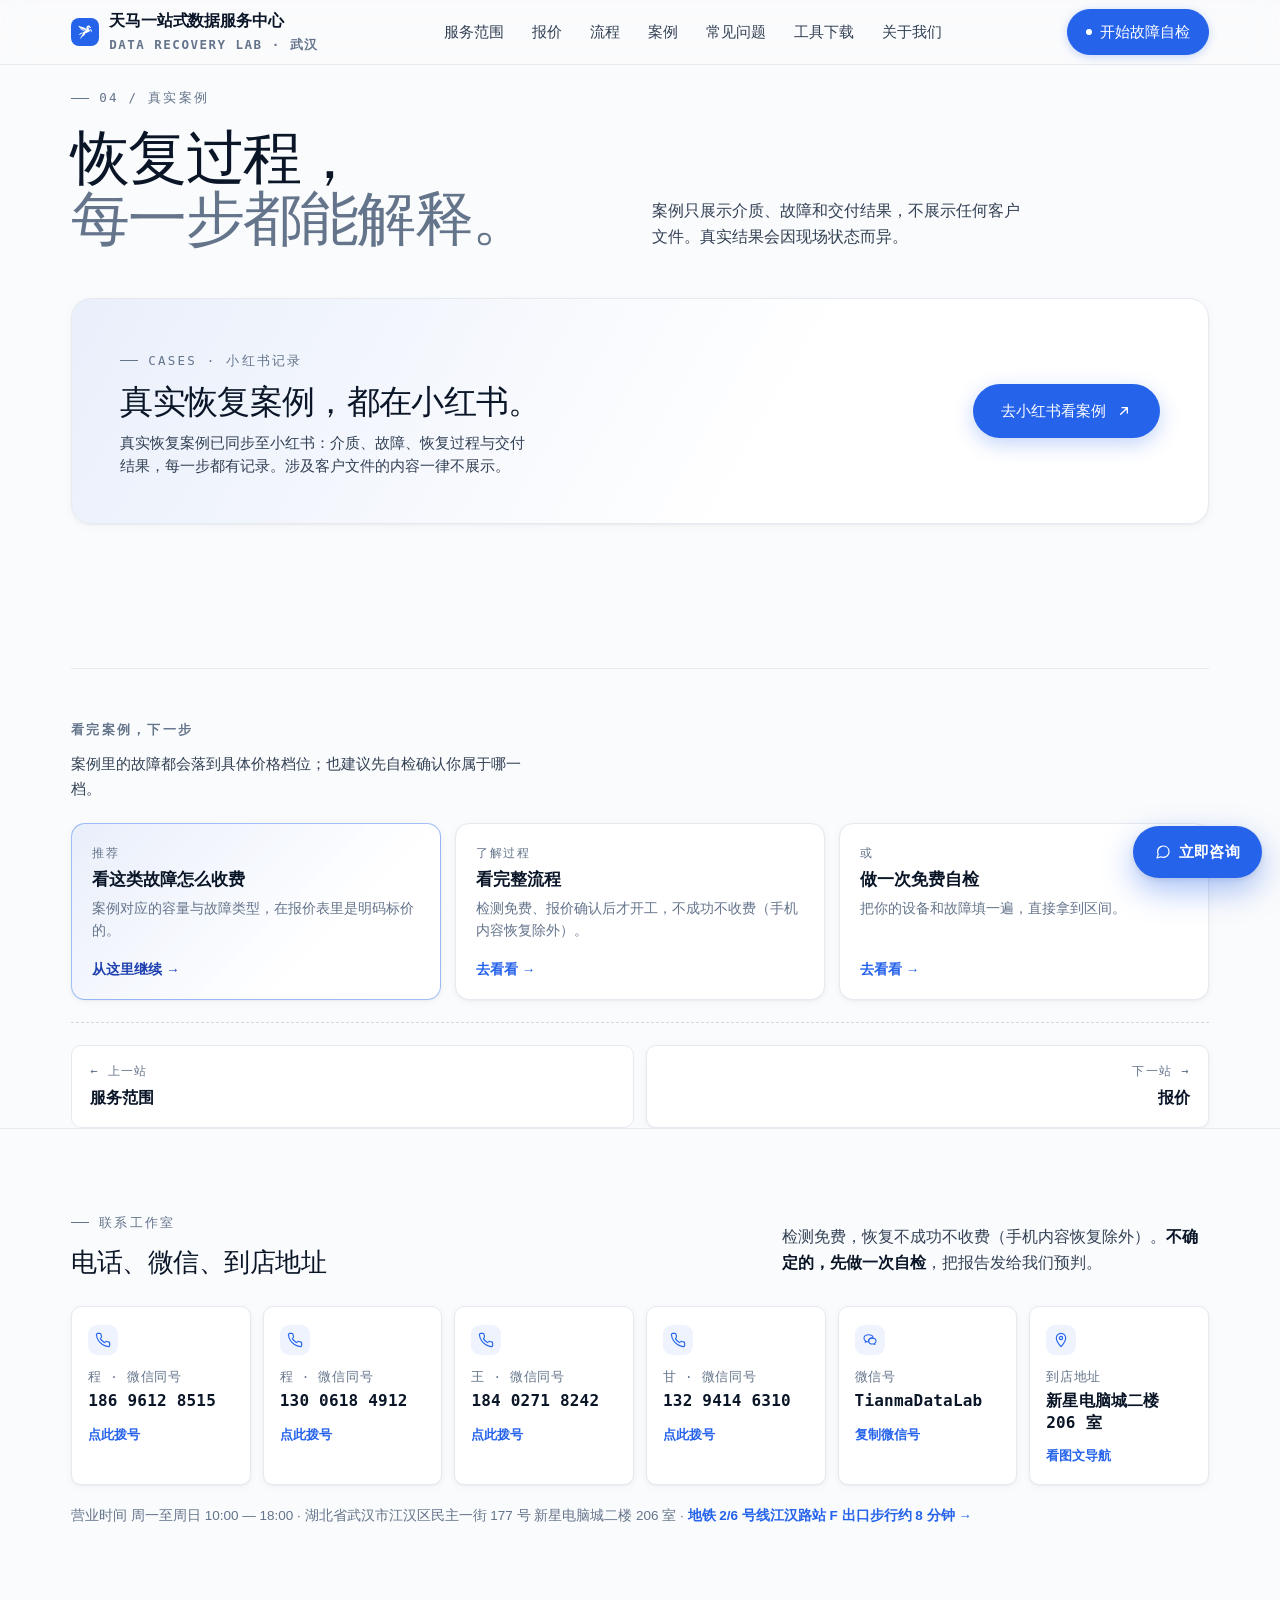
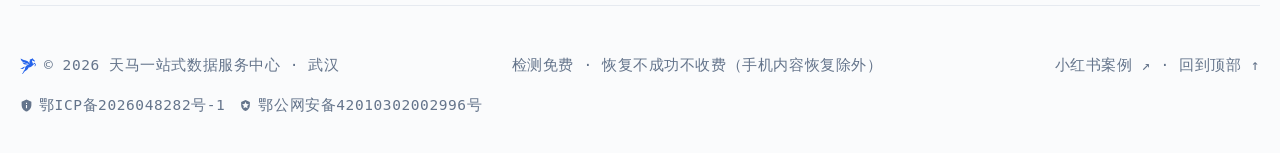
<file: cases.html>
<!doctype html>
<html lang="zh-CN">
<head>
<meta charset="utf-8" />
<meta name="viewport" content="width=device-width,initial-scale=1,maximum-scale=1,user-scalable=no,viewport-fit=cover" />
<meta name="theme-color" content="#FAFBFC" />
<title>真实案例 | 武汉数据恢复记录 - 硬盘 · SSD · 开盘恢复</title>
<meta name="description" content="武汉天马数据恢复的真实案例记录：只展示介质、故障与交付结果，不展示任何客户文件。案例同步至小红书。" />
<link rel="canonical" href="https://tianmahuifu.cn/cases.html" />
<link rel="icon" type="image/svg+xml" href="logo.svg" />
<!-- 添加到主屏幕（PWA） -->
<link rel="manifest" href="manifest.webmanifest" />
<link rel="apple-touch-icon" sizes="180x180" href="apple-touch-icon.png" />
<link rel="icon" type="image/png" sizes="192x192" href="icon-192.png" />
<link rel="icon" type="image/png" sizes="512x512" href="icon-512.png" />
<!-- 微信分享 / Open Graph -->
<meta property="og:type" content="website" />
<meta property="og:site_name" content="中天数据处理服务中心" />
<meta property="og:title" content="真实案例 | 武汉数据恢复记录 - 硬盘 · SSD · 开盘恢复" />
<meta property="og:description" content="武汉天马数据恢复的真实案例记录：只展示介质、故障与交付结果，不展示任何客户文件。案例同步至小红书。" />
<meta property="og:image" content="og-cover.jpg" />
<meta property="og:locale" content="zh_CN" />
<!-- Twitter / X -->
<meta name="twitter:card" content="summary_large_image" />
<meta name="twitter:title" content="真实案例 | 武汉数据恢复记录 - 硬盘 · SSD · 开盘恢复" />
<meta name="twitter:description" content="武汉天马数据恢复的真实案例记录：只展示介质、故障与交付结果，不展示任何客户文件。案例同步至小红书。" />
<meta name="twitter:image" content="og-cover.jpg" />
<!-- Safari / 添加到主屏幕 -->
<meta name="apple-mobile-web-app-title" content="中天数据处理" />
<meta name="apple-mobile-web-app-capable" content="yes" />
<meta name="mobile-web-app-capable" content="yes" />
<meta name="apple-mobile-web-app-status-bar-style" content="default" />
<meta name="format-detection" content="telephone=no" />
<script>
  // 把 og:image / og:url 修正为绝对地址，便于微信/Twitter 抓取
  (function(){
    ['og:image','twitter:image'].forEach(function(k){
      var m=document.querySelector('meta[property="'+k+'"]')||document.querySelector('meta[name="'+k+'"]');
      if(m && m.content && !/^https?:/.test(m.content)) m.content=location.origin+'/'+m.content;
    });
    var u=document.querySelector('meta[property="og:url"]');
    if(!u){ u=document.createElement('meta'); u.setAttribute('property','og:url'); document.head.appendChild(u); }
    u.content=location.origin+location.pathname;
  })();
</script>
<script>
  if ('scrollRestoration' in history) history.scrollRestoration = 'manual';
  addEventListener('pageshow', function(){ if (!location.hash) window.scrollTo(0, 0); });
</script>
<link rel="stylesheet" href="assets/style.css" />
</head>
<body data-page="cases">

<!-- NAV:START -->
<nav class="nav">
  <div class="wrap nav-inner">
    <a href="index.html" class="brand" aria-label="天马一站式数据服务中心">
      <span class="brand-mark">
        <svg viewBox="0 0 613.51 626.88" fill="currentColor"><path d="M473.36,81.74l-5.1,8.04c-1.84,4.71-3.77,9.52-4.65,14.54-8.65,49.39,40.37,77.26,35.35,125.97l49.79-37.27c7.5-3.91,15.35-4.25,22.93-.27,6.07,3.18,33.94,36.1,38.03,43,7.73,13.05,2.04,30.6-2.7,43.95-7.04,19.82-18.42,40.04-31.28,56.49-4.97-11.84-11.63-27.78-10.66-40.86,1.13-15.22,22.12-22.2,18.86-38.08-1.12-5.45-16.15-20.89-21.04-23.73-4.31-2.5-9.56-2.56-13.95-.52-5.17,2.41-16.45,17.72-21.19,22.88-25.26,27.5-51.98,53.94-83.59,74.2-35.21,22.58-74.5,37.02-115.79,44.14-9.41,23.38-20.35,46.48-35.97,66.38-28.06,35.71-59.07,47.8-95.19,71.84-31.99,21.3-36.25,34.07-56.9,63.93-16.29,23.55-38.28,44.15-67.1,50.52,4.17-12.1,5.71-28.09,12.5-39.03,4.41-7.1,12.11-8.44,18.41-13.58,19.98-16.29,22.16-43.04,31.1-64.85,6.14-14.96,22.67-24.23,33.22-36.44,33.64-38.92,16.31-74.47,34.24-116.45,21.59-50.56,75.57-74.51,125.55-88.02,2.48-11.71-3.33-25.75-10.86-34.69-25.45-30.22-88.79-39.98-126-50.98-54.35-16.06-111.07-38.18-145.03-85.97-15.92-22.4-26.23-49.49-28.56-76.99,36.9,26.43,78.9,43.58,122.25,56.5,65.64,19.57,149.04,27.46,193.3,85.32,16.32,21.34,22.95,47.69,40.9,67.84l-7.82-23.45c-13.66-45.74-1.62-95.71,30.21-130.77l-30.21,12.78c-.48.15-.49-.59-.34-1.05,1.88-5.73,19.29-23.47,24.49-28.11,22.86-20.37,51.73-31.96,82.31-34.26,8.54-8.82,16.68-18.11,27.18-24.71l-.72,39.09c5.55,3.68,11.62,6.64,16.72,11,7.97,6.83,11.84,15.74,19.52,23.13,11.96,11.5,25.84,21.67,37.64,33.43,1.46,2.47,2.65,4.44,2.59,7.42-.07,3.53-2.68,20.28-4.37,22.69-1.92,2.73-17.13,2.95-20.6,2.22-4.63-.97-8.04-6.62-11.81-9.51-13.38-10.27-23.37-7.17-37.91-10.42-17.46-3.91-27.99-19.78-27.72-37.32Z"/><path d="M314.86,257.29c-14.15-6.46-29.71-7.76-45.12-7.1-26.06,1.12-47.56,5.67-74.15.22-47.52-9.74-89.62-46.05-111.72-88.35,10.39,4.97,20.31,10.95,30.79,15.76,46.02,21.07,84.61,22.92,131.98,34.34,26.35,6.35,56.63,18.86,68.22,45.14Z"/><path d="M198.3,342.58c-35.92,16.19-48.79,56.05-81.8,76.36-35.56,21.88-80.23,17.55-116.5-.3-.06-1.05,2.54-1.25,3.28-1.33,50.7-5.76,60.6-19.95,97.31-49.82,25.22-20.52,52.44-32.87,85.88-28.35,3.6.49,9.16,1.12,11.83,3.44Z"/></svg>
      </span>
      <div>
        <div>天马一站式数据服务中心</div>
        <div class="brand-sub">Data Recovery Lab · 武汉</div>
      </div>
    </a>
    <div class="nav-links">
      <a href="services.html">服务范围</a>
      <a href="pricing.html">报价</a>
      <a href="process.html">流程</a>
      <a href="cases.html">案例</a>
      <a href="faq.html">常见问题</a>
      <a href="tools.html">工具下载</a>
      <a href="about.html">关于我们</a>
    </div>
    <a class="cta primary" href="check.html">
      <span class="dot"></span>
      开始故障自检
    </a>
    <button class="nav-burger" id="navBurger" aria-label="菜单" aria-expanded="false">
      <span></span><span></span>
    </button>
  </div>
</nav>

<div class="mobile-menu" id="mobileMenu">
  <a href="services.html">服务范围</a>
  <a href="pricing.html">报价</a>
  <a href="process.html">流程</a>
  <a href="cases.html">案例</a>
  <a href="faq.html">常见问题</a>
  <a href="tools.html">工具下载</a>
  <a href="about.html">关于我们</a>
  <a href="contact.html">联系我们</a>
  <a href="visit.html">到店怎么走</a>
  <a href="check.html" class="mm-cta">开始故障自检 →</a>
</div>
<!-- NAV:END -->

<section id="cases">
  <div class="wrap">
    <div class="sec-head">
      <div>
        <span class="eyebrow" data-reveal>04 / 真实案例</span>
        <h2 data-reveal data-reveal-delay="1" style="margin-top:18px">
          恢复过程，<br/><span class="muted">每一步都能解释。</span>
        </h2>
      </div>
      <div data-reveal data-reveal-delay="2">
        <p style="max-width:42ch">案例只展示介质、故障和交付结果，不展示任何客户文件。真实结果会因现场状态而异。</p>
      </div>
    </div>

    <a class="cases-cta" data-reveal href="https://www.xiaohongshu.com/user/profile/6419c1c6000000000b0143d8" target="_blank" rel="noopener">
      <div class="cases-cta-text">
        <span class="eyebrow" style="margin-bottom:14px">CASES · 小红书记录</span>
        <h3>真实恢复案例，都在小红书。</h3>
        <p>真实恢复案例已同步至小红书：介质、故障、恢复过程与交付结果，每一步都有记录。涉及客户文件的内容一律不展示。</p>
      </div>
      <span class="cases-cta-btn">
        去小红书看案例
        <svg width="16" height="16" viewBox="0 0 24 24" fill="none"><path d="M7 17L17 7M9 7h8v8" stroke="currentColor" stroke-width="2" stroke-linecap="round" stroke-linejoin="round"/></svg>
      </span>
    </a>
  </div>
</section>

<!-- NEXT-START -->
<div class="wrap"><div class="next-steps" id="nextSteps" data-reveal></div></div>
<!-- NEXT-END -->

<!-- CONTACT:START -->
<!--
  公共联系方式条（单一来源）
  改电话 / 微信号只改本文件，然后跑 `node tools/sync-chrome.mjs` 同步到全站。
  contact.html 与 visit.html 不注入本区块（自带更完整版本）。

  可点击性是硬要求：
  - 电话用 <a href="tel:+86…">  → 手机点一下直接拨号（href 里不能有空格）
  - 微信号用 <button data-copy> → 复制到剪贴板（桌面端 weixin:// 不生效，复制最稳）
  - 地址指向 visit.html 图文导航
-->
<section class="cstrip" aria-label="联系方式">
  <div class="wrap">
    <div class="cstrip-top">
      <div>
        <span class="eyebrow">联系工作室</span>
        <h3>电话、微信、到店地址</h3>
      </div>
      <p class="cstrip-lead">
        检测免费，恢复不成功不收费（手机内容恢复除外）。<b>不确定的，先做一次自检</b>，把报告发给我们预判。
      </p>
    </div>

    <div class="cs-grid">
      <a class="cs-card" href="tel:+8618696128515">
        <span class="cs-ic" aria-hidden="true"><svg viewBox="0 0 24 24" fill="none"><path d="M22 16.92v3a2 2 0 0 1-2.18 2 19.79 19.79 0 0 1-8.63-3.07 19.5 19.5 0 0 1-6-6 19.79 19.79 0 0 1-3.07-8.67A2 2 0 0 1 4.11 2h3a2 2 0 0 1 2 1.72c.12.86.31 1.7.57 2.5a2 2 0 0 1-.45 2.11L8.09 9.91a16 16 0 0 0 6 6l1.58-1.14a2 2 0 0 1 2.11-.45c.8.26 1.64.45 2.5.57A2 2 0 0 1 22 16.92z" stroke="currentColor" stroke-width="1.7" stroke-linecap="round" stroke-linejoin="round"/></svg></span>
        <span class="cs-k">程 · 微信同号</span>
        <b class="cs-v">186 9612 8515</b>
        <span class="cs-go">点此拨号</span>
      </a>

      <a class="cs-card" href="tel:+8613006184912">
        <span class="cs-ic" aria-hidden="true"><svg viewBox="0 0 24 24" fill="none"><path d="M22 16.92v3a2 2 0 0 1-2.18 2 19.79 19.79 0 0 1-8.63-3.07 19.5 19.5 0 0 1-6-6 19.79 19.79 0 0 1-3.07-8.67A2 2 0 0 1 4.11 2h3a2 2 0 0 1 2 1.72c.12.86.31 1.7.57 2.5a2 2 0 0 1-.45 2.11L8.09 9.91a16 16 0 0 0 6 6l1.58-1.14a2 2 0 0 1 2.11-.45c.8.26 1.64.45 2.5.57A2 2 0 0 1 22 16.92z" stroke="currentColor" stroke-width="1.7" stroke-linecap="round" stroke-linejoin="round"/></svg></span>
        <span class="cs-k">程 · 微信同号</span>
        <b class="cs-v">130 0618 4912</b>
        <span class="cs-go">点此拨号</span>
      </a>

      <a class="cs-card" href="tel:+8618402718242">
        <span class="cs-ic" aria-hidden="true"><svg viewBox="0 0 24 24" fill="none"><path d="M22 16.92v3a2 2 0 0 1-2.18 2 19.79 19.79 0 0 1-8.63-3.07 19.5 19.5 0 0 1-6-6 19.79 19.79 0 0 1-3.07-8.67A2 2 0 0 1 4.11 2h3a2 2 0 0 1 2 1.72c.12.86.31 1.7.57 2.5a2 2 0 0 1-.45 2.11L8.09 9.91a16 16 0 0 0 6 6l1.58-1.14a2 2 0 0 1 2.11-.45c.8.26 1.64.45 2.5.57A2 2 0 0 1 22 16.92z" stroke="currentColor" stroke-width="1.7" stroke-linecap="round" stroke-linejoin="round"/></svg></span>
        <span class="cs-k">王 · 微信同号</span>
        <b class="cs-v">184 0271 8242</b>
        <span class="cs-go">点此拨号</span>
      </a>

      <a class="cs-card" href="tel:+8613294146310">
        <span class="cs-ic" aria-hidden="true"><svg viewBox="0 0 24 24" fill="none"><path d="M22 16.92v3a2 2 0 0 1-2.18 2 19.79 19.79 0 0 1-8.63-3.07 19.5 19.5 0 0 1-6-6 19.79 19.79 0 0 1-3.07-8.67A2 2 0 0 1 4.11 2h3a2 2 0 0 1 2 1.72c.12.86.31 1.7.57 2.5a2 2 0 0 1-.45 2.11L8.09 9.91a16 16 0 0 0 6 6l1.58-1.14a2 2 0 0 1 2.11-.45c.8.26 1.64.45 2.5.57A2 2 0 0 1 22 16.92z" stroke="currentColor" stroke-width="1.7" stroke-linecap="round" stroke-linejoin="round"/></svg></span>
        <span class="cs-k">甘 · 微信同号</span>
        <b class="cs-v">132 9414 6310</b>
        <span class="cs-go">点此拨号</span>
      </a>

      <button class="cs-card js-copy" type="button" data-copy="TianmaDataLab" title="复制微信号 TianmaDataLab" aria-label="复制微信号 TianmaDataLab">
        <span class="cs-ic" aria-hidden="true"><svg viewBox="0 0 24 24" fill="none"><path d="M9.5 4C5.9 4 3 6.4 3 9.4c0 1.7.9 3.2 2.4 4.2l-.6 1.9 2.2-1.1c.7.2 1.5.3 2.3.3h.4a5 5 0 0 1-.1-1c0-3 2.9-5.4 6.5-5.4h.5C16.2 5.8 13.2 4 9.5 4Z" stroke="currentColor" stroke-width="1.6" stroke-linejoin="round"/><path d="M21 13.7c0-2.4-2.4-4.4-5.4-4.4s-5.4 2-5.4 4.4 2.4 4.4 5.4 4.4c.7 0 1.3-.1 1.9-.3l1.8.9-.5-1.6c1.4-.8 2.2-2 2.2-3.4Z" stroke="currentColor" stroke-width="1.6" stroke-linejoin="round"/></svg></span>
        <span class="cs-k">微信号</span>
        <b class="cs-v">TianmaDataLab</b>
        <span class="cs-go">复制微信号</span>
        <span class="copy-tip">已复制</span>
      </button>

      <a class="cs-card" href="visit.html">
        <span class="cs-ic" aria-hidden="true"><svg viewBox="0 0 24 24" fill="none"><path d="M12 22s7-7.58 7-13a7 7 0 0 0-14 0c0 5.42 7 13 7 13z" stroke="currentColor" stroke-width="1.7" stroke-linejoin="round"/><circle cx="12" cy="9" r="2.5" stroke="currentColor" stroke-width="1.7"/></svg></span>
        <span class="cs-k">到店地址</span>
        <b class="cs-v">新星电脑城二楼 206 室</b>
        <span class="cs-go">看图文导航</span>
      </a>
    </div>

    <p class="cstrip-foot">
      营业时间 周一至周日 10:00 — 18:00 · 湖北省武汉市江汉区民主一街 177 号 新星电脑城二楼 206 室 ·
      <a href="visit.html">地铁 2/6 号线江汉路站 F 出口步行约 8 分钟 →</a>
    </p>
  </div>
</section>
<!-- CONTACT:END -->

<!-- FOOTER:START -->
<footer class="wrap foot">
  <span style="display:inline-flex;align-items:center;gap:8px"><svg viewBox="0 0 613.51 626.88" fill="currentColor" style="width:16px;height:16px;color:var(--accent)" aria-hidden="true"><path d="M473.36,81.74l-5.1,8.04c-1.84,4.71-3.77,9.52-4.65,14.54-8.65,49.39,40.37,77.26,35.35,125.97l49.79-37.27c7.5-3.91,15.35-4.25,22.93-.27,6.07,3.18,33.94,36.1,38.03,43,7.73,13.05,2.04,30.6-2.7,43.95-7.04,19.82-18.42,40.04-31.28,56.49-4.97-11.84-11.63-27.78-10.66-40.86,1.13-15.22,22.12-22.2,18.86-38.08-1.12-5.45-16.15-20.89-21.04-23.73-4.31-2.5-9.56-2.56-13.95-.52-5.17,2.41-16.45,17.72-21.19,22.88-25.26,27.5-51.98,53.94-83.59,74.2-35.21,22.58-74.5,37.02-115.79,44.14-9.41,23.38-20.35,46.48-35.97,66.38-28.06,35.71-59.07,47.8-95.19,71.84-31.99,21.3-36.25,34.07-56.9,63.93-16.29,23.55-38.28,44.15-67.1,50.52,4.17-12.1,5.71-28.09,12.5-39.03,4.41-7.1,12.11-8.44,18.41-13.58,19.98-16.29,22.16-43.04,31.1-64.85,6.14-14.96,22.67-24.23,33.22-36.44,33.64-38.92,16.31-74.47,34.24-116.45,21.59-50.56,75.57-74.51,125.55-88.02,2.48-11.71-3.33-25.75-10.86-34.69-25.45-30.22-88.79-39.98-126-50.98-54.35-16.06-111.07-38.18-145.03-85.97-15.92-22.4-26.23-49.49-28.56-76.99,36.9,26.43,78.9,43.58,122.25,56.5,65.64,19.57,149.04,27.46,193.3,85.32,16.32,21.34,22.95,47.69,40.9,67.84l-7.82-23.45c-13.66-45.74-1.62-95.71,30.21-130.77l-30.21,12.78c-.48.15-.49-.59-.34-1.05,1.88-5.73,19.29-23.47,24.49-28.11,22.86-20.37,51.73-31.96,82.31-34.26,8.54-8.82,16.68-18.11,27.18-24.71l-.72,39.09c5.55,3.68,11.62,6.64,16.72,11,7.97,6.83,11.84,15.74,19.52,23.13,11.96,11.5,25.84,21.67,37.64,33.43,1.46,2.47,2.65,4.44,2.59,7.42-.07,3.53-2.68,20.28-4.37,22.69-1.92,2.73-17.13,2.95-20.6,2.22-4.63-.97-8.04-6.62-11.81-9.51-13.38-10.27-23.37-7.17-37.91-10.42-17.46-3.91-27.99-19.78-27.72-37.32Z"/><path d="M314.86,257.29c-14.15-6.46-29.71-7.76-45.12-7.1-26.06,1.12-47.56,5.67-74.15.22-47.52-9.74-89.62-46.05-111.72-88.35,10.39,4.97,20.31,10.95,30.79,15.76,46.02,21.07,84.61,22.92,131.98,34.34,26.35,6.35,56.63,18.86,68.22,45.14Z"/><path d="M198.3,342.58c-35.92,16.19-48.79,56.05-81.8,76.36-35.56,21.88-80.23,17.55-116.5-.3-.06-1.05,2.54-1.25,3.28-1.33,50.7-5.76,60.6-19.95,97.31-49.82,25.22-20.52,52.44-32.87,85.88-28.35,3.6.49,9.16,1.12,11.83,3.44Z"/></svg>© 2026 天马一站式数据服务中心 · 武汉</span>
  <span class="muted">检测免费 · 恢复不成功不收费（手机内容恢复除外）</span>
  <span><a href="https://www.xiaohongshu.com/user/profile/6419c1c6000000000b0143d8" target="_blank" rel="noopener">小红书案例 ↗</a> · <a href="index.html">回到顶部 ↑</a></span>
  <span style="display:inline-flex;align-items:center;gap:14px;flex-wrap:wrap">
    <a href="https://beian.miit.gov.cn/" target="_blank" rel="noopener noreferrer" style="display:inline-flex;align-items:center;gap:6px">
      <svg viewBox="0 0 24 24" width="13" height="13" fill="currentColor" aria-hidden="true"><path d="M12 1 3 5v6c0 5.55 3.84 10.74 9 12 5.16-1.26 9-6.45 9-12V5l-9-4Zm-1 6h2v2h-2V7Zm0 4h2v6h-2v-6Z"/></svg>
      鄂ICP备2026048282号-1
    </a>
    <a href="https://beian.mps.gov.cn/#/query/webSearch?code=42010302002996" target="_blank" rel="noopener noreferrer" style="display:inline-flex;align-items:center;gap:6px">
      <svg viewBox="0 0 24 24" width="13" height="13" fill="currentColor" aria-hidden="true"><path d="M12 2 4 5.5v5.9c0 4.9 3.3 9.4 8 10.6 4.7-1.2 8-5.7 8-10.6V5.5L12 2Zm0 3.2 1.9 3.9 4.3.6-3.1 3 .7 4.3-3.8-2-3.8 2 .7-4.3-3.1-3 4.3-.6L12 5.2Z"/></svg>
      鄂公网安备42010302002996号
    </a>
  </span>
</footer>

<div class="qr-lightbox" id="qrLightbox" role="dialog" aria-label="微信二维码大图">
  <div class="qr-lightbox-inner">
    <img src="wechat-qr.jpg" alt="微信好友码大图"/>
    <p class="qr-tip">长按二维码 · 在微信中「识别」即可发送好友申请</p>
    <p class="qr-id">微信号：TianmaDataLab</p>
    <a class="qr-deeplink" id="qrDeeplink" href="weixin://contacts/profile/TianmaDataLab">已安装微信？点此直接打开</a>
    <button class="qr-close" type="button" id="qrClose">关闭</button>
  </div>
</div>

<div class="fab" id="fab" aria-label="快速咨询">
  <button class="fab-main" id="fabMain" aria-expanded="false" aria-controls="fabMenu" type="button">
    <svg viewBox="0 0 24 24" fill="none" aria-hidden="true"><path d="M21 11.5a8.38 8.38 0 0 1-.9 3.8 8.5 8.5 0 0 1-7.6 4.7 8.38 8.38 0 0 1-3.8-.9L3 21l1.9-5.7a8.38 8.38 0 0 1-.9-3.8 8.5 8.5 0 0 1 4.7-7.6 8.38 8.38 0 0 1 3.8-.9h.5a8.48 8.48 0 0 1 8 8v.5z" stroke="currentColor" stroke-width="1.8" stroke-linecap="round" stroke-linejoin="round"/></svg>
    立即咨询
  </button>
  <div class="fab-menu" id="fabMenu">
    <button class="fab-item" type="button" data-fab-addfriend data-weixin="weixin://contacts/profile/TianmaDataLab">
      <svg viewBox="0 0 24 24" fill="none" aria-hidden="true"><path d="M16 21v-2a4 4 0 0 0-4-4H5a4 4 0 0 0-4 4v2" stroke="currentColor" stroke-width="1.8" stroke-linecap="round" stroke-linejoin="round"/><circle cx="8.5" cy="7" r="4" stroke="currentColor" stroke-width="1.8"/><line x1="20" y1="8" x2="20" y2="14" stroke="currentColor" stroke-width="1.8" stroke-linecap="round"/><line x1="23" y1="11" x2="17" y2="11" stroke="currentColor" stroke-width="1.8" stroke-linecap="round"/></svg>
      微信加好友 · 立即聊
    </button>
    <a class="fab-item" href="tel:18402718242">
      <svg viewBox="0 0 24 24" fill="none" aria-hidden="true"><path d="M22 16.92v3a2 2 0 0 1-2.18 2 19.79 19.79 0 0 1-8.63-3.07 19.5 19.5 0 0 1-6-6 19.79 19.79 0 0 1-3.07-8.67A2 2 0 0 1 4.11 2h3a2 2 0 0 1 2 1.72c.12.86.31 1.7.57 2.5a2 2 0 0 1-.45 2.11L8.09 9.91a16 16 0 0 0 6 6l1.58-1.14a2 2 0 0 1 2.11-.45c.8.26 1.64.45 2.5.57A2 2 0 0 1 22 16.92z" stroke="currentColor" stroke-width="1.8" stroke-linecap="round" stroke-linejoin="round"/></svg>
      电话 184 0271 8242
    </a>
  </div>
</div>
<!-- FOOTER:END -->

<script src="assets/app.js"></script>
</body>
</html>
</file>
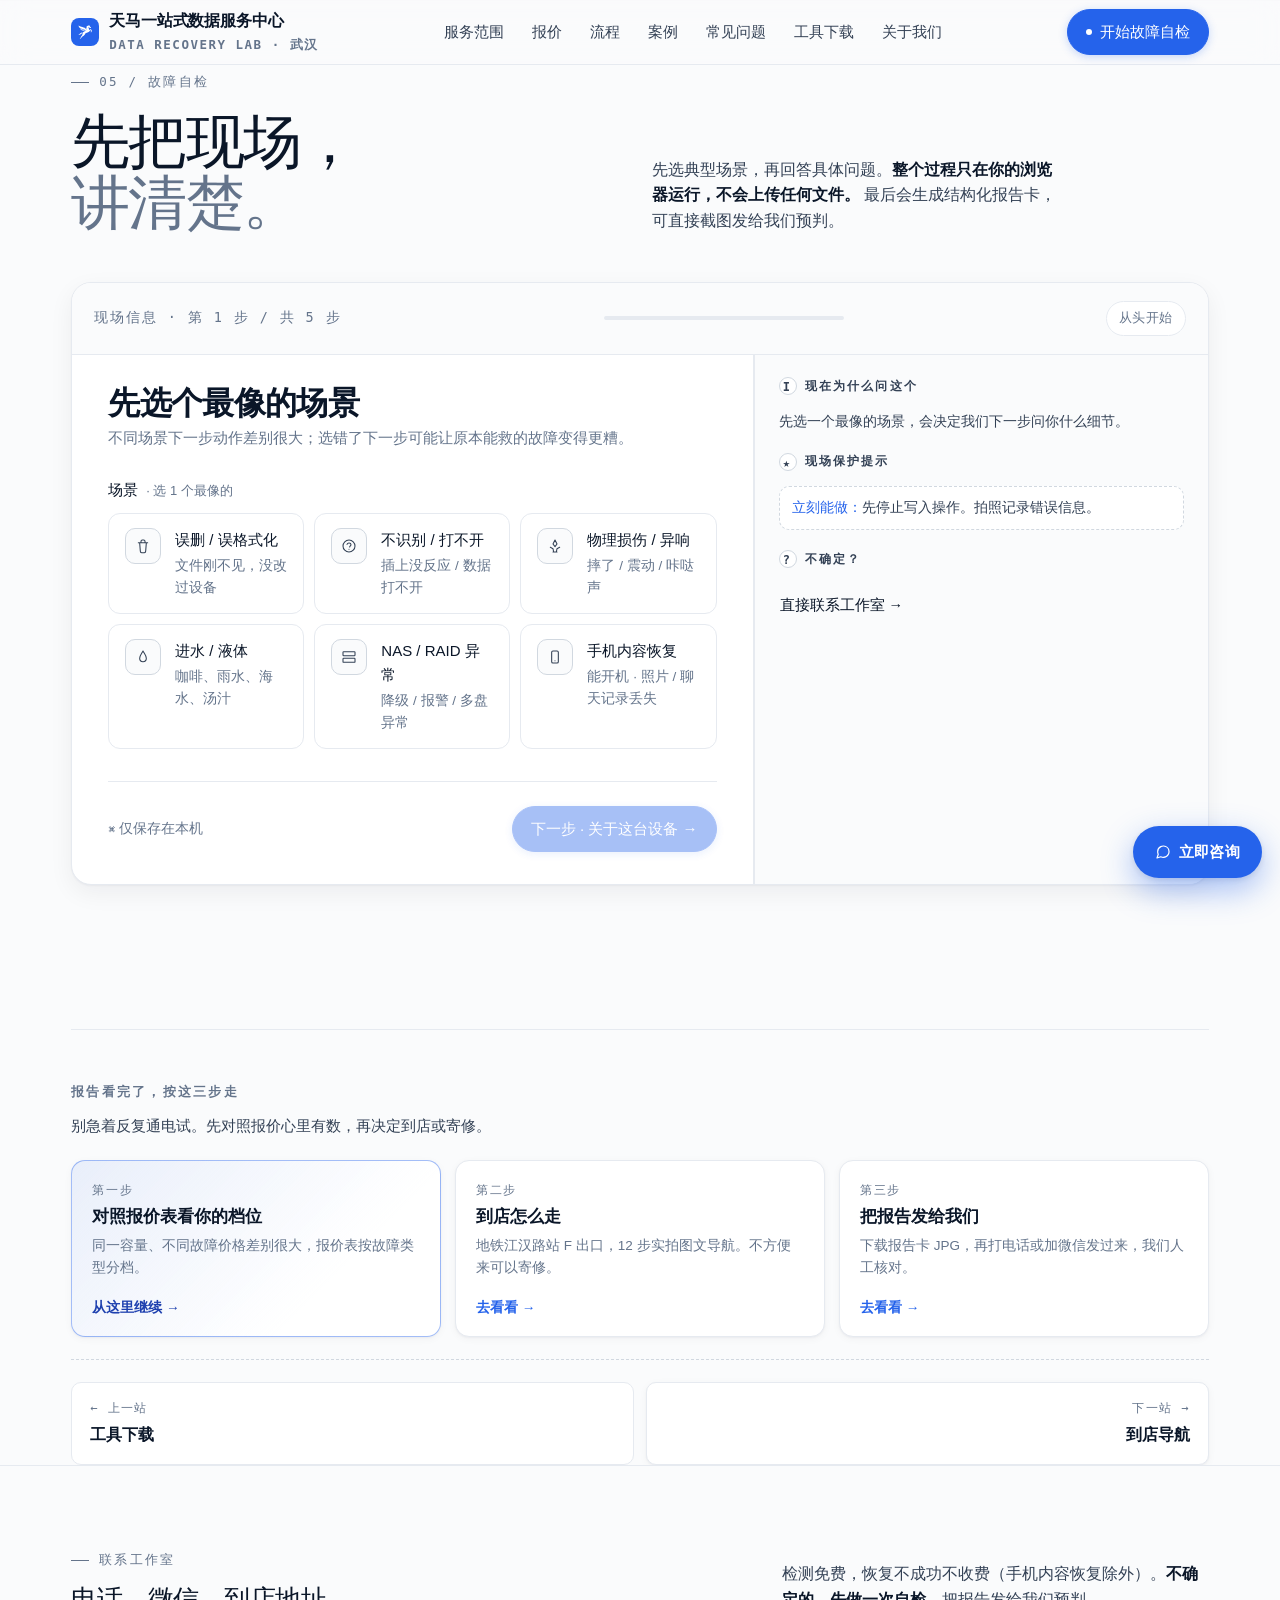
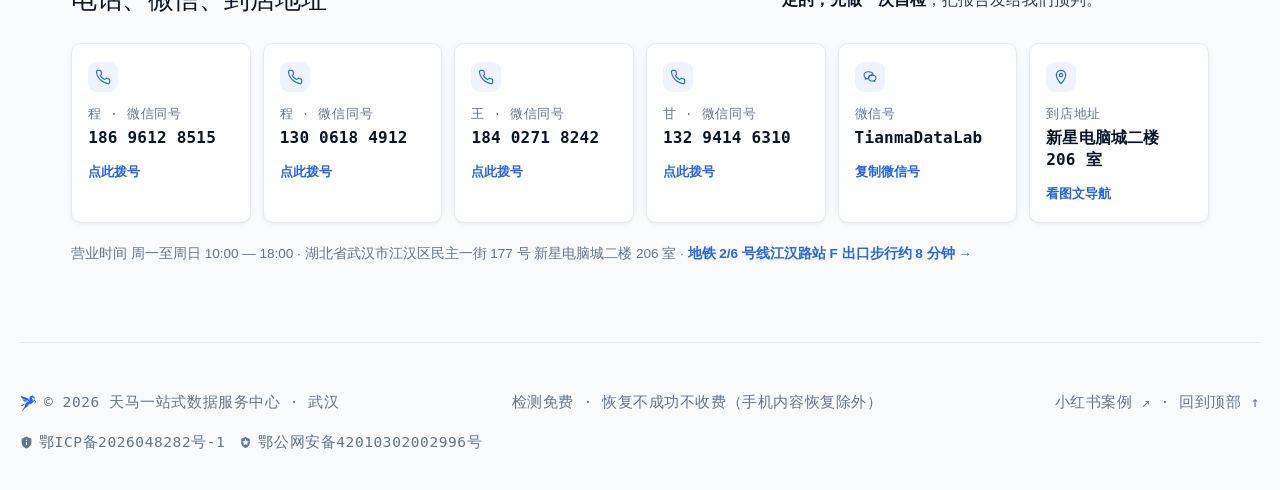
<file: check.html>
<!doctype html>
<html lang="zh-CN">
<head>
<meta charset="utf-8" />
<meta name="viewport" content="width=device-width,initial-scale=1,maximum-scale=1,user-scalable=no,viewport-fit=cover" />
<meta name="theme-color" content="#FAFBFC" />
<title>免费故障自检 | 3 分钟判断硬盘出了什么问题 - 武汉天马</title>
<meta name="description" content="免费在线故障自检：回答几个问题，3 分钟拿到初步判断与下一步动作。不收费、不上传文件、不调用 AI 预判。" />
<link rel="canonical" href="https://tianmahuifu.cn/check.html" />
<link rel="icon" type="image/svg+xml" href="logo.svg" />
<!-- 添加到主屏幕（PWA） -->
<link rel="manifest" href="manifest.webmanifest" />
<link rel="apple-touch-icon" sizes="180x180" href="apple-touch-icon.png" />
<link rel="icon" type="image/png" sizes="192x192" href="icon-192.png" />
<link rel="icon" type="image/png" sizes="512x512" href="icon-512.png" />
<!-- 微信分享 / Open Graph -->
<meta property="og:type" content="website" />
<meta property="og:site_name" content="中天数据处理服务中心" />
<meta property="og:title" content="免费故障自检 | 3 分钟判断硬盘出了什么问题 - 武汉天马" />
<meta property="og:description" content="免费在线故障自检：回答几个问题，3 分钟拿到初步判断与下一步动作。不收费、不上传文件、不调用 AI 预判。" />
<meta property="og:image" content="og-cover.jpg" />
<meta property="og:locale" content="zh_CN" />
<!-- Twitter / X -->
<meta name="twitter:card" content="summary_large_image" />
<meta name="twitter:title" content="免费故障自检 | 3 分钟判断硬盘出了什么问题 - 武汉天马" />
<meta name="twitter:description" content="免费在线故障自检：回答几个问题，3 分钟拿到初步判断与下一步动作。不收费、不上传文件、不调用 AI 预判。" />
<meta name="twitter:image" content="og-cover.jpg" />
<!-- Safari / 添加到主屏幕 -->
<meta name="apple-mobile-web-app-title" content="中天数据处理" />
<meta name="apple-mobile-web-app-capable" content="yes" />
<meta name="mobile-web-app-capable" content="yes" />
<meta name="apple-mobile-web-app-status-bar-style" content="default" />
<meta name="format-detection" content="telephone=no" />
<script>
  // 把 og:image / og:url 修正为绝对地址，便于微信/Twitter 抓取
  (function(){
    ['og:image','twitter:image'].forEach(function(k){
      var m=document.querySelector('meta[property="'+k+'"]')||document.querySelector('meta[name="'+k+'"]');
      if(m && m.content && !/^https?:/.test(m.content)) m.content=location.origin+'/'+m.content;
    });
    var u=document.querySelector('meta[property="og:url"]');
    if(!u){ u=document.createElement('meta'); u.setAttribute('property','og:url'); document.head.appendChild(u); }
    u.content=location.origin+location.pathname;
  })();
</script>
<script>
  if ('scrollRestoration' in history) history.scrollRestoration = 'manual';
  addEventListener('pageshow', function(){ if (!location.hash) window.scrollTo(0, 0); });
</script>
<link rel="stylesheet" href="assets/style.css" />
</head>
<body data-page="check">

<!-- NAV:START -->
<nav class="nav">
  <div class="wrap nav-inner">
    <a href="index.html" class="brand" aria-label="天马一站式数据服务中心">
      <span class="brand-mark">
        <svg viewBox="0 0 613.51 626.88" fill="currentColor"><path d="M473.36,81.74l-5.1,8.04c-1.84,4.71-3.77,9.52-4.65,14.54-8.65,49.39,40.37,77.26,35.35,125.97l49.79-37.27c7.5-3.91,15.35-4.25,22.93-.27,6.07,3.18,33.94,36.1,38.03,43,7.73,13.05,2.04,30.6-2.7,43.95-7.04,19.82-18.42,40.04-31.28,56.49-4.97-11.84-11.63-27.78-10.66-40.86,1.13-15.22,22.12-22.2,18.86-38.08-1.12-5.45-16.15-20.89-21.04-23.73-4.31-2.5-9.56-2.56-13.95-.52-5.17,2.41-16.45,17.72-21.19,22.88-25.26,27.5-51.98,53.94-83.59,74.2-35.21,22.58-74.5,37.02-115.79,44.14-9.41,23.38-20.35,46.48-35.97,66.38-28.06,35.71-59.07,47.8-95.19,71.84-31.99,21.3-36.25,34.07-56.9,63.93-16.29,23.55-38.28,44.15-67.1,50.52,4.17-12.1,5.71-28.09,12.5-39.03,4.41-7.1,12.11-8.44,18.41-13.58,19.98-16.29,22.16-43.04,31.1-64.85,6.14-14.96,22.67-24.23,33.22-36.44,33.64-38.92,16.31-74.47,34.24-116.45,21.59-50.56,75.57-74.51,125.55-88.02,2.48-11.71-3.33-25.75-10.86-34.69-25.45-30.22-88.79-39.98-126-50.98-54.35-16.06-111.07-38.18-145.03-85.97-15.92-22.4-26.23-49.49-28.56-76.99,36.9,26.43,78.9,43.58,122.25,56.5,65.64,19.57,149.04,27.46,193.3,85.32,16.32,21.34,22.95,47.69,40.9,67.84l-7.82-23.45c-13.66-45.74-1.62-95.71,30.21-130.77l-30.21,12.78c-.48.15-.49-.59-.34-1.05,1.88-5.73,19.29-23.47,24.49-28.11,22.86-20.37,51.73-31.96,82.31-34.26,8.54-8.82,16.68-18.11,27.18-24.71l-.72,39.09c5.55,3.68,11.62,6.64,16.72,11,7.97,6.83,11.84,15.74,19.52,23.13,11.96,11.5,25.84,21.67,37.64,33.43,1.46,2.47,2.65,4.44,2.59,7.42-.07,3.53-2.68,20.28-4.37,22.69-1.92,2.73-17.13,2.95-20.6,2.22-4.63-.97-8.04-6.62-11.81-9.51-13.38-10.27-23.37-7.17-37.91-10.42-17.46-3.91-27.99-19.78-27.72-37.32Z"/><path d="M314.86,257.29c-14.15-6.46-29.71-7.76-45.12-7.1-26.06,1.12-47.56,5.67-74.15.22-47.52-9.74-89.62-46.05-111.72-88.35,10.39,4.97,20.31,10.95,30.79,15.76,46.02,21.07,84.61,22.92,131.98,34.34,26.35,6.35,56.63,18.86,68.22,45.14Z"/><path d="M198.3,342.58c-35.92,16.19-48.79,56.05-81.8,76.36-35.56,21.88-80.23,17.55-116.5-.3-.06-1.05,2.54-1.25,3.28-1.33,50.7-5.76,60.6-19.95,97.31-49.82,25.22-20.52,52.44-32.87,85.88-28.35,3.6.49,9.16,1.12,11.83,3.44Z"/></svg>
      </span>
      <div>
        <div>天马一站式数据服务中心</div>
        <div class="brand-sub">Data Recovery Lab · 武汉</div>
      </div>
    </a>
    <div class="nav-links">
      <a href="services.html">服务范围</a>
      <a href="pricing.html">报价</a>
      <a href="process.html">流程</a>
      <a href="cases.html">案例</a>
      <a href="faq.html">常见问题</a>
      <a href="tools.html">工具下载</a>
      <a href="about.html">关于我们</a>
    </div>
    <a class="cta primary" href="check.html">
      <span class="dot"></span>
      开始故障自检
    </a>
    <button class="nav-burger" id="navBurger" aria-label="菜单" aria-expanded="false">
      <span></span><span></span>
    </button>
  </div>
</nav>

<div class="mobile-menu" id="mobileMenu">
  <a href="services.html">服务范围</a>
  <a href="pricing.html">报价</a>
  <a href="process.html">流程</a>
  <a href="cases.html">案例</a>
  <a href="faq.html">常见问题</a>
  <a href="tools.html">工具下载</a>
  <a href="about.html">关于我们</a>
  <a href="contact.html">联系我们</a>
  <a href="visit.html">到店怎么走</a>
  <a href="check.html" class="mm-cta">开始故障自检 →</a>
</div>
<!-- NAV:END -->

<section id="check" style="padding-top:64px">
  <div class="wrap">
    <div class="sec-head">
      <div>
        <span class="eyebrow" data-reveal>05 / 故障自检</span>
        <h2 data-reveal data-reveal-delay="1" style="margin-top:18px">
          先把现场，<br/><span class="muted">讲清楚。</span>
        </h2>
      </div>
      <p data-reveal data-reveal-delay="2" style="max-width:46ch">
        先选典型场景，再回答具体问题。<b style="color:var(--ink)">整个过程只在你的浏览器运行，不会上传任何文件。</b>
        最后会生成结构化报告卡，可直接截图发给我们预判。
      </p>
    </div>

    <div class="check" data-reveal>
      <div class="check-head">
        <span id="stepLabel">现场信息 · 第 1 步 / 共 5 步</span>
        <div class="progress" aria-hidden="true"><i id="bar"></i></div>
        <button class="reset" id="resetBtn" title="从头开始">从头开始</button>
      </div>

      <div class="check-body">
        <div class="check-main" id="stage">

          <!-- STEP 0: Scenario -->
          <div class="step-pane" data-pane="0">
            <h3>先选个最像的场景</h3>
            <p class="desc">不同场景下一步动作差别很大；选错了下一步可能让原本能救的故障变得更糟。</p>

            <div class="field">
              <span class="field-label">场景 <small>· 选 1 个最像的</small></span>
              <div class="scenario-grid" id="scenarios">
                <div class="scenario-card" data-val="deleted"><div class="ic"><svg width="16" height="16" viewBox="0 0 24 24" fill="none"><path d="M5 7h14M9 7V5a2 2 0 0 1 2-2h2a2 2 0 0 1 2 2v2M7 7l1 13a2 2 0 0 0 2 2h4a2 2 0 0 0 2-2l1-13" stroke="currentColor" stroke-width="1.6" stroke-linecap="round" stroke-linejoin="round"/></svg></div><div><h6>误删 / 误格式化</h6><p>文件刚不见，没改过设备</p></div></div>
                <div class="scenario-card" data-val="unrecog"><div class="ic"><svg width="16" height="16" viewBox="0 0 24 24" fill="none"><circle cx="12" cy="12" r="9" stroke="currentColor" stroke-width="1.6"/><path d="M9 9.5c.5-1.5 1.6-2 3-2 1.7 0 3 1 3 2.5S13 12 13 13.5M12 17h.01" stroke="currentColor" stroke-width="1.6" stroke-linecap="round"/></svg></div><div><h6>不识别 / 打不开</h6><p>插上没反应 / 数据打不开</p></div></div>
                <div class="scenario-card" data-val="physical"><div class="ic"><svg width="16" height="16" viewBox="0 0 24 24" fill="none"><path d="M12 3l3 6-3 4-3-4 3-6zM5 14l4 2 1 5M19 14l-4 2-1 5M9 21h6" stroke="currentColor" stroke-width="1.6" stroke-linecap="round" stroke-linejoin="round"/></svg></div><div><h6>物理损伤 / 异响</h6><p>摔了 / 震动 / 咔哒声</p></div></div>
                <div class="scenario-card" data-val="liquid"><div class="ic"><svg width="16" height="16" viewBox="0 0 24 24" fill="none"><path d="M12 3c2 4 5 7 5 11a5 5 0 1 1-10 0c0-4 3-7 5-11z" stroke="currentColor" stroke-width="1.6" stroke-linejoin="round"/></svg></div><div><h6>进水 / 液体</h6><p>咖啡、雨水、海水、汤汁</p></div></div>
                <div class="scenario-card" data-val="nas"><div class="ic"><svg width="16" height="16" viewBox="0 0 24 24" fill="none"><rect x="3" y="4" width="18" height="6" rx="1" stroke="currentColor" stroke-width="1.6"/><rect x="3" y="14" width="18" height="6" rx="1" stroke="currentColor" stroke-width="1.6"/></svg></div><div><h6>NAS / RAID 异常</h6><p>降级 / 报警 / 多盘异常</p></div></div>
                <div class="scenario-card" data-val="phone"><div class="ic"><svg width="16" height="16" viewBox="0 0 24 24" fill="none"><rect x="7" y="3" width="10" height="18" rx="2" stroke="currentColor" stroke-width="1.6"/><circle cx="12" cy="17.5" r=".8" fill="currentColor"/></svg></div><div><h6>手机内容恢复</h6><p>能开机 · 照片 / 聊天记录丢失</p></div></div>
              </div>
            </div>

            <div class="check-actions">
              <div class="left muted" style="font-size:13.5px">⌘ 仅保存在本机</div>
              <div class="right">
                <button class="cta primary" id="nextBtn" disabled>下一步 · 关于这台设备 →</button>
              </div>
            </div>
          </div>

          <!-- STEP 1: Device -->
          <div class="step-pane hide" data-pane="1">
            <h3>这台设备是什么</h3>
            <p class="desc">先采集设备物理画像。错的下一步可能让原本能救的故障变得更糟。</p>

            <div class="fields">
              <div class="field">
                <span class="field-label">设备类型 <span class="req">*</span></span>
                <p class="muted hide" id="deviceFilterNote" style="font-size:13px;margin:6px 0 10px">该场景已锁定对应设备，其它设备选项已隐藏。</p>
                <div class="options" data-key="deviceType" id="deviceGroup">
                  <label class="opt"><input type="radio" name="dt" value="机械硬盘"/><div class="ico"><svg width="14" height="14" viewBox="0 0 24 24" fill="none"><rect x="3" y="8" width="18" height="8" rx="1.5" stroke="currentColor" stroke-width="1.6"/></svg></div>机械硬盘<div><small>台式机 / 移动硬盘 / 监控盘</small></div></label>
                  <label class="opt"><input type="radio" name="dt" value="固态硬盘"/><div class="ico"><svg width="14" height="14" viewBox="0 0 24 24" fill="none"><rect x="3" y="6" width="18" height="12" rx="2" stroke="currentColor" stroke-width="1.6"/></svg></div>固态硬盘<div><small>SATA / NVMe / 笔记本内置</small></div></label>
                  <label class="opt"><input type="radio" name="dt" value="SD卡存储卡"/><div class="ico"><svg width="14" height="14" viewBox="0 0 24 24" fill="none"><path d="M5 5h14v14H5z" stroke="currentColor" stroke-width="1.6"/><path d="M8 8h8v8H8z" stroke="currentColor" stroke-width="1.4"/></svg></div>SD / 存储卡<div><small>相机 / 手机 / TF 卡</small></div></label>
                  <label class="opt"><input type="radio" name="dt" value="U盘"/><div class="ico"><svg width="14" height="14" viewBox="0 0 24 24" fill="none"><path d="M7 4h10v4H7zM7 12h10v8H7z" stroke="currentColor" stroke-width="1.4"/></svg></div>U 盘<div><small>闪存盘 / 加密盘</small></div></label>
                  <label class="opt"><input type="radio" name="dt" value="手机"/><div class="ico"><svg width="14" height="14" viewBox="0 0 24 24" fill="none"><rect x="7" y="3" width="10" height="18" rx="2" stroke="currentColor" stroke-width="1.6"/></svg></div>手机 / 平板<div><small>iPhone 或安卓机</small></div></label>
                  <label class="opt"><input type="radio" name="dt" value="NAS"/><div class="ico"><svg width="14" height="14" viewBox="0 0 24 24" fill="none"><rect x="3" y="4" width="18" height="16" rx="2" stroke="currentColor" stroke-width="1.6"/></svg></div>NAS / 阵列<div><small>多盘位 / RAID</small></div></label>
                </div>
              </div>

              <div class="field">
                                <span class="field-label">容量 <small>· 选填</small></span>
                <div class="options cols-2" data-key="capacity" id="capPc">
                  <label class="opt"><input type="radio" name="cap" value="&lt; 128 GB"/><div class="ico"></div>< 128 GB</label>
                  <label class="opt"><input type="radio" name="cap" value="128 GB — 500 GB"/><div class="ico"></div>128 GB — 500 GB</label>
                  <label class="opt"><input type="radio" name="cap" value="500 GB — 2 TB"/><div class="ico"></div>500 GB — 2 TB</label>
                  <label class="opt"><input type="radio" name="cap" value="&gt; 2 TB"/><div class="ico"></div>> 2 TB</label>
                </div>
              </div>

              <div class="field hide" id="fieldCapPhone">
                <span class="field-label">容量 <small>· 选填</small></span>
                <div class="options cols-2" data-key="capacity" id="capPhone">
                  <label class="opt"><input type="radio" name="capP" value="64G 及以下"/><div class="ico"></div>64G 及以下</label>
                  <label class="opt"><input type="radio" name="capP" value="128G"/><div class="ico"></div>128G</label>
                  <label class="opt"><input type="radio" name="capP" value="256G"/><div class="ico"></div>256G</label>
                  <label class="opt"><input type="radio" name="capP" value="512G 及以上"/><div class="ico"></div>512G 及以上</label>
                </div>
              </div>

              <div class="field">
                <span class="field-label">品牌型号 <small>· 选填，能让我们更准</small></span>
                <input class="text-input" id="brand" placeholder="例：三星 980 PRO 1TB / 西部数据 My Passport 4TB / iPhone 13" />
              </div>

              <div class="field">
                                <span class="field-label">系统 / 接入环境</span>
                <div class="options cols-2" data-key="system" id="sysPc">
                  <label class="opt"><input type="radio" name="sys" value="Windows"/><div class="ico"></div>Windows</label>
                  <label class="opt"><input type="radio" name="sys" value="macOS"/><div class="ico"></div>macOS</label>
                  <label class="opt"><input type="radio" name="sys" value="Linux"/><div class="ico"></div>Linux</label>
                  <label class="opt"><input type="radio" name="sys" value="相机/录像机"/><div class="ico"></div>相机 / 录像机</label>
                  <label class="opt"><input type="radio" name="sys" value="无法连接"/><div class="ico"></div>还没接 / 无法连接</label>
                  <label class="opt"><input type="radio" name="sys" value="不确定"/><div class="ico"></div>不确定</label>
                </div>
              </div>

              <div class="field hide" id="fieldSysPhone">
                <span class="field-label">系统 / 平台</span>
                <div class="options cols-2" data-key="system" id="sysPhone">
                  <label class="opt"><input type="radio" name="sysP" value="iOS"/><div class="ico"></div>iPhone / iPad（iOS）</label>
                  <label class="opt"><input type="radio" name="sysP" value="Android"/><div class="ico"></div>安卓</label>
                  <label class="opt"><input type="radio" name="sysP" value="鸿蒙 / 其它"/><div class="ico"></div>鸿蒙 / 其它</label>
                  <label class="opt"><input type="radio" name="sysP" value="不确定"/><div class="ico"></div>不确定</label>
                </div>
              </div>
            </div>

            <div class="check-actions">
              <div class="left"><button class="cta" data-back>← 上一步</button></div>
              <div class="right"><button class="cta primary" id="nextBtn2">下一步 · 故障细节 →</button></div>
            </div>
          </div>

<!-- STEP 2: dynamic -->
          <div class="step-pane hide" data-pane="2">
            <h3>发生了什么</h3>
            <p class="desc" id="dynamicDesc">请告诉我具体的故障表现。越具体越能给出准确区间。</p>

            <div class="fields" id="dynamicFields"></div>

            <div class="check-actions">
              <div class="left"><button class="cta" data-back>← 上一步</button></div>
              <div class="right"><button class="cta primary" id="nextBtn3">下一步 · 已经做过的 →</button></div>
            </div>
          </div>

          <!-- STEP 3: Actions + images -->
          <div class="step-pane hide" data-pane="3">
            <h3>已经做过的事</h3>
            <p class="desc">这一步决定「下一步还能做什么」和「风险多高」。请如实打勾。</p>

            <div class="fields">
              <div class="field">
                <span class="field-label">关于这台设备，你做过 <small>· 可多选</small></span>
                <div class="options" data-key="actions" data-multi="true" id="actGroup">
                  <label class="opt"><input type="checkbox" name="act" value="继续通电使用过"/><div class="ico"></div>继续通电使用过</label>
                  <label class="opt"><input type="checkbox" name="act" value="运行过恢复软件"/><div class="ico"></div>运行过恢复软件</label>
                  <label class="opt"><input type="checkbox" name="act" value="重新格式化过"/><div class="ico"></div>重新格式化 / 重新分区</label>
                  <label class="opt"><input type="checkbox" name="act" value="换过线/换过接口"/><div class="ico"></div>换过线 / 换过接口</label>
                  <label class="opt" data-only="nas"><input type="checkbox" name="act" value="自行更换过盘位"/><div class="ico"></div>自行更换过盘位（NAS）</label>
                  <label class="opt" data-only="nas"><input type="checkbox" name="act" value="触发过Resync"/><div class="ico"></div>触发过 resync（NAS）</label>
                  <label class="opt"><input type="checkbox" name="act" value="拆开过设备"/><div class="ico"></div>拆开过设备</label>
                  <label class="opt"><input type="checkbox" name="act" value="用吹风机烘过"/><div class="ico"></div>用吹风机 / 烘干机处理过</label>
                  <label class="opt"><input type="checkbox" name="act" value="什么都没做过"/><div class="ico"></div>什么都没做过</label>
                </div>
              </div>

              <div class="field">
                <span class="field-label">目前供电状态</span>
                <div class="options cols-2" data-key="power">
                  <label class="opt"><input type="radio" name="pwr" value="已断电"/><div class="ico"></div>已经断电保存</label>
                  <label class="opt"><input type="radio" name="pwr" value="仍在通电"/><div class="ico"></div>仍在通电</label>
                  <label class="opt"><input type="radio" name="pwr" value="断电困难"/><div class="ico"></div>断电困难（如服务器）</label>
                </div>
              </div>

              <div class="field">
                <span class="field-label">附图 <small>· 选填，最多 5 张 · 仅保存在本机，不上传</small></span>
                <div class="dropzone" id="dropzone">
                  <input type="file" id="fileInput" accept="image/*" multiple hidden />
                  <svg width="24" height="24" viewBox="0 0 24 24" fill="none"><path d="M12 16V4m0 0L7 9m5-5 5 5" stroke="currentColor" stroke-width="1.6" stroke-linecap="round" stroke-linejoin="round"/><path d="M4 16v3a2 2 0 0 0 2 2h12a2 2 0 0 0 2-2v-3" stroke="currentColor" stroke-width="1.6" stroke-linecap="round"/></svg>
                  <p>点击或拖拽图片到此处</p>
                  <p class="muted">设备外观 / 报错截图 / NAS 盘位照片</p>
                </div>
                <div class="thumbs" id="thumbs"></div>
              </div>

              <div class="field">
                <span class="field-label">补充情况 <small>· 选填</small></span>
                <textarea class="textarea" id="notes" placeholder="例如：错误提示截图描述、你的处理顺序、最近备份情况……"></textarea>
              </div>
            </div>

            <div class="check-actions">
              <div class="left"><button class="cta" data-back>← 上一步</button></div>
              <div class="right"><button class="cta primary" id="nextBtn4">下一步 · 数据重要性 →</button></div>
            </div>
          </div>

          <!-- STEP 4: Data -->
          <div class="step-pane hide" data-pane="4">
            <h3>这些数据对你多重要</h3>
            <p class="desc">重要的数据会影响我们的优先级与工位安排。</p>

            <div class="fields">
              <div class="field">
                <span class="field-label">数据类型 <small>· 可多选</small></span>
                <div class="options" data-key="dataType" data-multi="true">
                  <label class="opt"><input type="checkbox" name="dt2" value="工作文档"/><div class="ico"></div>工作文档 / 合同</label>
                  <label class="opt"><input type="checkbox" name="dt2" value="照片视频"/><div class="ico"></div>照片 / 视频</label>
                  <label class="opt"><input type="checkbox" name="dt2" value="代码"/><div class="ico"></div>代码 / 工程文件</label>
                  <label class="opt"><input type="checkbox" name="dt2" value="数据库"/><div class="ico"></div>数据库 / 业务数据</label>
                  <label class="opt"><input type="checkbox" name="dt2" value="财务"/><div class="ico"></div>财务 / 票据</label>
                  <label class="opt"><input type="checkbox" name="dt2" value="邮件"/><div class="ico"></div>邮件 / 联系人</label>
                  <label class="opt"><input type="checkbox" name="dt2" value="设计素材"/><div class="ico"></div>设计 / 媒体素材</label>
                  <label class="opt"><input type="checkbox" name="dt2" value="个人记忆"/><div class="ico"></div>个人记忆 / 家庭影像</label>
                </div>
              </div>

              <div class="field">
                <span class="field-label">数据量预估</span>
                <div class="options cols-2" data-key="dataSize">
                  <label class="opt"><input type="radio" name="dsz" value="< 10 GB"/><div class="ico"></div>< 10 GB</label>
                  <label class="opt"><input type="radio" name="dsz" value="10 — 100 GB"/><div class="ico"></div>10 — 100 GB</label>
                  <label class="opt"><input type="radio" name="dsz" value="100 GB — 1 TB"/><div class="ico"></div>100 GB — 1 TB</label>
                  <label class="opt"><input type="radio" name="dsz" value="> 1 TB"/><div class="ico"></div>> 1 TB</label>
                </div>
              </div>

              <div class="field">
                <span class="field-label">备份情况</span>
                <div class="options cols-2" data-key="backup">
                  <label class="opt"><input type="radio" name="bk" value="从未备份"/><div class="ico"></div>从未备份</label>
                  <label class="opt"><input type="radio" name="bk" value="有部分备份"/><div class="ico"></div>有部分备份</label>
                  <label class="opt"><input type="radio" name="bk" value="已全部备份"/><div class="ico"></div>已全部备份</label>
                  <label class="opt"><input type="radio" name="bk" value="备份损坏"/><div class="ico"></div>备份损坏 / 同步中</label>
                </div>
              </div>

              <div class="field">
                <span class="field-label">紧急程度</span>
                <div class="range-row">
                  <input type="range" min="0" max="3" value="1" id="urgency" />
                  <span class="range-val" id="urgencyVal">3 天内</span>
                </div>
              </div>
            </div>

            <div class="check-actions">
              <div class="left"><button class="cta" data-back>← 上一步</button></div>
              <div class="right"><button class="cta primary" id="generateBtn">生成自检报告 →</button></div>
            </div>
          </div>

          <!-- STEP 5: REPORT -->
          <div class="step-pane hide" data-pane="5"></div>

        </div>

        <aside class="check-side">
          <h5><span>i</span> 现在为什么问这个</h5>
          <p id="whyText">先选一个最像的场景，会决定我们下一步问你什么细节。</p>

          <h5 style="margin-top:6px"><span>★</span> 现场保护提示</h5>
          <div class="tip" id="protectTip">
            <b>立刻能做：</b>先停止写入操作。拍照记录错误信息。
          </div>

          <h5 style="margin-top:6px"><span>?</span> 不确定？</h5>
          <a class="cta ghost" href="contact.html" style="font-size:14.5px;padding-left:0">直接联系工作室 →</a>
        </aside>
      </div>
    </div>
  </div>
</section>

<!-- NEXT-START -->
<div class="wrap"><div class="next-steps" id="nextSteps" data-reveal></div></div>
<!-- NEXT-END -->

<!-- CONTACT:START -->
<!--
  公共联系方式条（单一来源）
  改电话 / 微信号只改本文件，然后跑 `node tools/sync-chrome.mjs` 同步到全站。
  contact.html 与 visit.html 不注入本区块（自带更完整版本）。

  可点击性是硬要求：
  - 电话用 <a href="tel:+86…">  → 手机点一下直接拨号（href 里不能有空格）
  - 微信号用 <button data-copy> → 复制到剪贴板（桌面端 weixin:// 不生效，复制最稳）
  - 地址指向 visit.html 图文导航
-->
<section class="cstrip" aria-label="联系方式">
  <div class="wrap">
    <div class="cstrip-top">
      <div>
        <span class="eyebrow">联系工作室</span>
        <h3>电话、微信、到店地址</h3>
      </div>
      <p class="cstrip-lead">
        检测免费，恢复不成功不收费（手机内容恢复除外）。<b>不确定的，先做一次自检</b>，把报告发给我们预判。
      </p>
    </div>

    <div class="cs-grid">
      <a class="cs-card" href="tel:+8618696128515">
        <span class="cs-ic" aria-hidden="true"><svg viewBox="0 0 24 24" fill="none"><path d="M22 16.92v3a2 2 0 0 1-2.18 2 19.79 19.79 0 0 1-8.63-3.07 19.5 19.5 0 0 1-6-6 19.79 19.79 0 0 1-3.07-8.67A2 2 0 0 1 4.11 2h3a2 2 0 0 1 2 1.72c.12.86.31 1.7.57 2.5a2 2 0 0 1-.45 2.11L8.09 9.91a16 16 0 0 0 6 6l1.58-1.14a2 2 0 0 1 2.11-.45c.8.26 1.64.45 2.5.57A2 2 0 0 1 22 16.92z" stroke="currentColor" stroke-width="1.7" stroke-linecap="round" stroke-linejoin="round"/></svg></span>
        <span class="cs-k">程 · 微信同号</span>
        <b class="cs-v">186 9612 8515</b>
        <span class="cs-go">点此拨号</span>
      </a>

      <a class="cs-card" href="tel:+8613006184912">
        <span class="cs-ic" aria-hidden="true"><svg viewBox="0 0 24 24" fill="none"><path d="M22 16.92v3a2 2 0 0 1-2.18 2 19.79 19.79 0 0 1-8.63-3.07 19.5 19.5 0 0 1-6-6 19.79 19.79 0 0 1-3.07-8.67A2 2 0 0 1 4.11 2h3a2 2 0 0 1 2 1.72c.12.86.31 1.7.57 2.5a2 2 0 0 1-.45 2.11L8.09 9.91a16 16 0 0 0 6 6l1.58-1.14a2 2 0 0 1 2.11-.45c.8.26 1.64.45 2.5.57A2 2 0 0 1 22 16.92z" stroke="currentColor" stroke-width="1.7" stroke-linecap="round" stroke-linejoin="round"/></svg></span>
        <span class="cs-k">程 · 微信同号</span>
        <b class="cs-v">130 0618 4912</b>
        <span class="cs-go">点此拨号</span>
      </a>

      <a class="cs-card" href="tel:+8618402718242">
        <span class="cs-ic" aria-hidden="true"><svg viewBox="0 0 24 24" fill="none"><path d="M22 16.92v3a2 2 0 0 1-2.18 2 19.79 19.79 0 0 1-8.63-3.07 19.5 19.5 0 0 1-6-6 19.79 19.79 0 0 1-3.07-8.67A2 2 0 0 1 4.11 2h3a2 2 0 0 1 2 1.72c.12.86.31 1.7.57 2.5a2 2 0 0 1-.45 2.11L8.09 9.91a16 16 0 0 0 6 6l1.58-1.14a2 2 0 0 1 2.11-.45c.8.26 1.64.45 2.5.57A2 2 0 0 1 22 16.92z" stroke="currentColor" stroke-width="1.7" stroke-linecap="round" stroke-linejoin="round"/></svg></span>
        <span class="cs-k">王 · 微信同号</span>
        <b class="cs-v">184 0271 8242</b>
        <span class="cs-go">点此拨号</span>
      </a>

      <a class="cs-card" href="tel:+8613294146310">
        <span class="cs-ic" aria-hidden="true"><svg viewBox="0 0 24 24" fill="none"><path d="M22 16.92v3a2 2 0 0 1-2.18 2 19.79 19.79 0 0 1-8.63-3.07 19.5 19.5 0 0 1-6-6 19.79 19.79 0 0 1-3.07-8.67A2 2 0 0 1 4.11 2h3a2 2 0 0 1 2 1.72c.12.86.31 1.7.57 2.5a2 2 0 0 1-.45 2.11L8.09 9.91a16 16 0 0 0 6 6l1.58-1.14a2 2 0 0 1 2.11-.45c.8.26 1.64.45 2.5.57A2 2 0 0 1 22 16.92z" stroke="currentColor" stroke-width="1.7" stroke-linecap="round" stroke-linejoin="round"/></svg></span>
        <span class="cs-k">甘 · 微信同号</span>
        <b class="cs-v">132 9414 6310</b>
        <span class="cs-go">点此拨号</span>
      </a>

      <button class="cs-card js-copy" type="button" data-copy="TianmaDataLab" title="复制微信号 TianmaDataLab" aria-label="复制微信号 TianmaDataLab">
        <span class="cs-ic" aria-hidden="true"><svg viewBox="0 0 24 24" fill="none"><path d="M9.5 4C5.9 4 3 6.4 3 9.4c0 1.7.9 3.2 2.4 4.2l-.6 1.9 2.2-1.1c.7.2 1.5.3 2.3.3h.4a5 5 0 0 1-.1-1c0-3 2.9-5.4 6.5-5.4h.5C16.2 5.8 13.2 4 9.5 4Z" stroke="currentColor" stroke-width="1.6" stroke-linejoin="round"/><path d="M21 13.7c0-2.4-2.4-4.4-5.4-4.4s-5.4 2-5.4 4.4 2.4 4.4 5.4 4.4c.7 0 1.3-.1 1.9-.3l1.8.9-.5-1.6c1.4-.8 2.2-2 2.2-3.4Z" stroke="currentColor" stroke-width="1.6" stroke-linejoin="round"/></svg></span>
        <span class="cs-k">微信号</span>
        <b class="cs-v">TianmaDataLab</b>
        <span class="cs-go">复制微信号</span>
        <span class="copy-tip">已复制</span>
      </button>

      <a class="cs-card" href="visit.html">
        <span class="cs-ic" aria-hidden="true"><svg viewBox="0 0 24 24" fill="none"><path d="M12 22s7-7.58 7-13a7 7 0 0 0-14 0c0 5.42 7 13 7 13z" stroke="currentColor" stroke-width="1.7" stroke-linejoin="round"/><circle cx="12" cy="9" r="2.5" stroke="currentColor" stroke-width="1.7"/></svg></span>
        <span class="cs-k">到店地址</span>
        <b class="cs-v">新星电脑城二楼 206 室</b>
        <span class="cs-go">看图文导航</span>
      </a>
    </div>

    <p class="cstrip-foot">
      营业时间 周一至周日 10:00 — 18:00 · 湖北省武汉市江汉区民主一街 177 号 新星电脑城二楼 206 室 ·
      <a href="visit.html">地铁 2/6 号线江汉路站 F 出口步行约 8 分钟 →</a>
    </p>
  </div>
</section>
<!-- CONTACT:END -->

<!-- FOOTER:START -->
<footer class="wrap foot">
  <span style="display:inline-flex;align-items:center;gap:8px"><svg viewBox="0 0 613.51 626.88" fill="currentColor" style="width:16px;height:16px;color:var(--accent)" aria-hidden="true"><path d="M473.36,81.74l-5.1,8.04c-1.84,4.71-3.77,9.52-4.65,14.54-8.65,49.39,40.37,77.26,35.35,125.97l49.79-37.27c7.5-3.91,15.35-4.25,22.93-.27,6.07,3.18,33.94,36.1,38.03,43,7.73,13.05,2.04,30.6-2.7,43.95-7.04,19.82-18.42,40.04-31.28,56.49-4.97-11.84-11.63-27.78-10.66-40.86,1.13-15.22,22.12-22.2,18.86-38.08-1.12-5.45-16.15-20.89-21.04-23.73-4.31-2.5-9.56-2.56-13.95-.52-5.17,2.41-16.45,17.72-21.19,22.88-25.26,27.5-51.98,53.94-83.59,74.2-35.21,22.58-74.5,37.02-115.79,44.14-9.41,23.38-20.35,46.48-35.97,66.38-28.06,35.71-59.07,47.8-95.19,71.84-31.99,21.3-36.25,34.07-56.9,63.93-16.29,23.55-38.28,44.15-67.1,50.52,4.17-12.1,5.71-28.09,12.5-39.03,4.41-7.1,12.11-8.44,18.41-13.58,19.98-16.29,22.16-43.04,31.1-64.85,6.14-14.96,22.67-24.23,33.22-36.44,33.64-38.92,16.31-74.47,34.24-116.45,21.59-50.56,75.57-74.51,125.55-88.02,2.48-11.71-3.33-25.75-10.86-34.69-25.45-30.22-88.79-39.98-126-50.98-54.35-16.06-111.07-38.18-145.03-85.97-15.92-22.4-26.23-49.49-28.56-76.99,36.9,26.43,78.9,43.58,122.25,56.5,65.64,19.57,149.04,27.46,193.3,85.32,16.32,21.34,22.95,47.69,40.9,67.84l-7.82-23.45c-13.66-45.74-1.62-95.71,30.21-130.77l-30.21,12.78c-.48.15-.49-.59-.34-1.05,1.88-5.73,19.29-23.47,24.49-28.11,22.86-20.37,51.73-31.96,82.31-34.26,8.54-8.82,16.68-18.11,27.18-24.71l-.72,39.09c5.55,3.68,11.62,6.64,16.72,11,7.97,6.83,11.84,15.74,19.52,23.13,11.96,11.5,25.84,21.67,37.64,33.43,1.46,2.47,2.65,4.44,2.59,7.42-.07,3.53-2.68,20.28-4.37,22.69-1.92,2.73-17.13,2.95-20.6,2.22-4.63-.97-8.04-6.62-11.81-9.51-13.38-10.27-23.37-7.17-37.91-10.42-17.46-3.91-27.99-19.78-27.72-37.32Z"/><path d="M314.86,257.29c-14.15-6.46-29.71-7.76-45.12-7.1-26.06,1.12-47.56,5.67-74.15.22-47.52-9.74-89.62-46.05-111.72-88.35,10.39,4.97,20.31,10.95,30.79,15.76,46.02,21.07,84.61,22.92,131.98,34.34,26.35,6.35,56.63,18.86,68.22,45.14Z"/><path d="M198.3,342.58c-35.92,16.19-48.79,56.05-81.8,76.36-35.56,21.88-80.23,17.55-116.5-.3-.06-1.05,2.54-1.25,3.28-1.33,50.7-5.76,60.6-19.95,97.31-49.82,25.22-20.52,52.44-32.87,85.88-28.35,3.6.49,9.16,1.12,11.83,3.44Z"/></svg>© 2026 天马一站式数据服务中心 · 武汉</span>
  <span class="muted">检测免费 · 恢复不成功不收费（手机内容恢复除外）</span>
  <span><a href="https://www.xiaohongshu.com/user/profile/6419c1c6000000000b0143d8" target="_blank" rel="noopener">小红书案例 ↗</a> · <a href="index.html">回到顶部 ↑</a></span>
  <span style="display:inline-flex;align-items:center;gap:14px;flex-wrap:wrap">
    <a href="https://beian.miit.gov.cn/" target="_blank" rel="noopener noreferrer" style="display:inline-flex;align-items:center;gap:6px">
      <svg viewBox="0 0 24 24" width="13" height="13" fill="currentColor" aria-hidden="true"><path d="M12 1 3 5v6c0 5.55 3.84 10.74 9 12 5.16-1.26 9-6.45 9-12V5l-9-4Zm-1 6h2v2h-2V7Zm0 4h2v6h-2v-6Z"/></svg>
      鄂ICP备2026048282号-1
    </a>
    <a href="https://beian.mps.gov.cn/#/query/webSearch?code=42010302002996" target="_blank" rel="noopener noreferrer" style="display:inline-flex;align-items:center;gap:6px">
      <svg viewBox="0 0 24 24" width="13" height="13" fill="currentColor" aria-hidden="true"><path d="M12 2 4 5.5v5.9c0 4.9 3.3 9.4 8 10.6 4.7-1.2 8-5.7 8-10.6V5.5L12 2Zm0 3.2 1.9 3.9 4.3.6-3.1 3 .7 4.3-3.8-2-3.8 2 .7-4.3-3.1-3 4.3-.6L12 5.2Z"/></svg>
      鄂公网安备42010302002996号
    </a>
  </span>
</footer>

<div class="qr-lightbox" id="qrLightbox" role="dialog" aria-label="微信二维码大图">
  <div class="qr-lightbox-inner">
    <img src="wechat-qr.jpg" alt="微信好友码大图"/>
    <p class="qr-tip">长按二维码 · 在微信中「识别」即可发送好友申请</p>
    <p class="qr-id">微信号：TianmaDataLab</p>
    <a class="qr-deeplink" id="qrDeeplink" href="weixin://contacts/profile/TianmaDataLab">已安装微信？点此直接打开</a>
    <button class="qr-close" type="button" id="qrClose">关闭</button>
  </div>
</div>

<div class="fab" id="fab" aria-label="快速咨询">
  <button class="fab-main" id="fabMain" aria-expanded="false" aria-controls="fabMenu" type="button">
    <svg viewBox="0 0 24 24" fill="none" aria-hidden="true"><path d="M21 11.5a8.38 8.38 0 0 1-.9 3.8 8.5 8.5 0 0 1-7.6 4.7 8.38 8.38 0 0 1-3.8-.9L3 21l1.9-5.7a8.38 8.38 0 0 1-.9-3.8 8.5 8.5 0 0 1 4.7-7.6 8.38 8.38 0 0 1 3.8-.9h.5a8.48 8.48 0 0 1 8 8v.5z" stroke="currentColor" stroke-width="1.8" stroke-linecap="round" stroke-linejoin="round"/></svg>
    立即咨询
  </button>
  <div class="fab-menu" id="fabMenu">
    <button class="fab-item" type="button" data-fab-addfriend data-weixin="weixin://contacts/profile/TianmaDataLab">
      <svg viewBox="0 0 24 24" fill="none" aria-hidden="true"><path d="M16 21v-2a4 4 0 0 0-4-4H5a4 4 0 0 0-4 4v2" stroke="currentColor" stroke-width="1.8" stroke-linecap="round" stroke-linejoin="round"/><circle cx="8.5" cy="7" r="4" stroke="currentColor" stroke-width="1.8"/><line x1="20" y1="8" x2="20" y2="14" stroke="currentColor" stroke-width="1.8" stroke-linecap="round"/><line x1="23" y1="11" x2="17" y2="11" stroke="currentColor" stroke-width="1.8" stroke-linecap="round"/></svg>
      微信加好友 · 立即聊
    </button>
    <a class="fab-item" href="tel:18402718242">
      <svg viewBox="0 0 24 24" fill="none" aria-hidden="true"><path d="M22 16.92v3a2 2 0 0 1-2.18 2 19.79 19.79 0 0 1-8.63-3.07 19.5 19.5 0 0 1-6-6 19.79 19.79 0 0 1-3.07-8.67A2 2 0 0 1 4.11 2h3a2 2 0 0 1 2 1.72c.12.86.31 1.7.57 2.5a2 2 0 0 1-.45 2.11L8.09 9.91a16 16 0 0 0 6 6l1.58-1.14a2 2 0 0 1 2.11-.45c.8.26 1.64.45 2.5.57A2 2 0 0 1 22 16.92z" stroke="currentColor" stroke-width="1.8" stroke-linecap="round" stroke-linejoin="round"/></svg>
      电话 184 0271 8242
    </a>
  </div>
</div>
<!-- FOOTER:END -->

<script src="assets/app.js"></script>
</body>
</html>
</file>
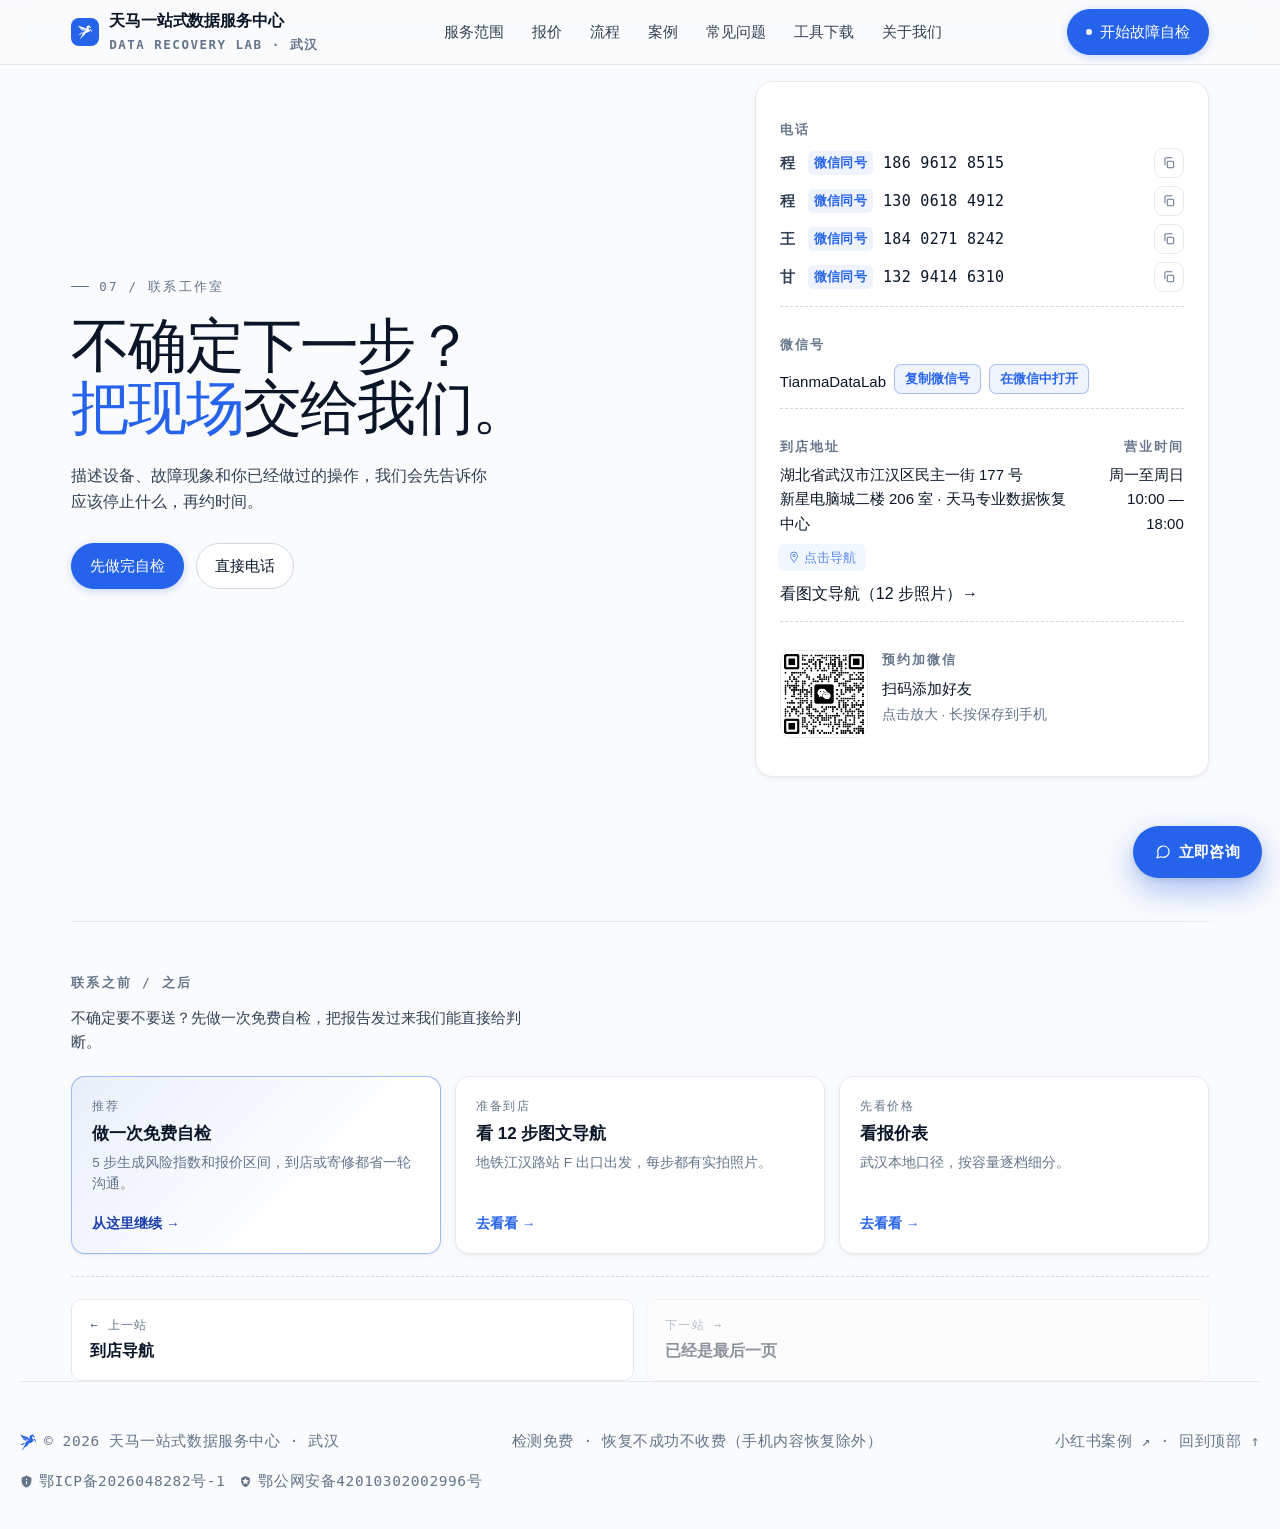
<file: contact.html>
<!doctype html>
<html lang="zh-CN">
<head>
<meta charset="utf-8" />
<meta name="viewport" content="width=device-width,initial-scale=1,maximum-scale=1,user-scalable=no,viewport-fit=cover" />
<meta name="theme-color" content="#FAFBFC" />
<title>联系我们 | 武汉天马专业数据恢复中心 - 到店地址与电话</title>
<meta name="description" content="武汉天马专业数据恢复中心联系方式：电话、微信、到店地址（江汉区民主一街 177 号新星电脑城二楼 206 室）、营业时间。" />
<link rel="canonical" href="https://tianmahuifu.cn/contact.html" />
<link rel="icon" type="image/svg+xml" href="logo.svg" />
<!-- 添加到主屏幕（PWA） -->
<link rel="manifest" href="manifest.webmanifest" />
<link rel="apple-touch-icon" sizes="180x180" href="apple-touch-icon.png" />
<link rel="icon" type="image/png" sizes="192x192" href="icon-192.png" />
<link rel="icon" type="image/png" sizes="512x512" href="icon-512.png" />
<!-- 微信分享 / Open Graph -->
<meta property="og:type" content="website" />
<meta property="og:site_name" content="中天数据处理服务中心" />
<meta property="og:title" content="联系我们 | 武汉天马专业数据恢复中心 - 到店地址与电话" />
<meta property="og:description" content="武汉天马专业数据恢复中心联系方式：电话、微信、到店地址（江汉区民主一街 177 号新星电脑城二楼 206 室）、营业时间。" />
<meta property="og:image" content="og-cover.jpg" />
<meta property="og:locale" content="zh_CN" />
<!-- Twitter / X -->
<meta name="twitter:card" content="summary_large_image" />
<meta name="twitter:title" content="联系我们 | 武汉天马专业数据恢复中心 - 到店地址与电话" />
<meta name="twitter:description" content="武汉天马专业数据恢复中心联系方式：电话、微信、到店地址（江汉区民主一街 177 号新星电脑城二楼 206 室）、营业时间。" />
<meta name="twitter:image" content="og-cover.jpg" />
<!-- Safari / 添加到主屏幕 -->
<meta name="apple-mobile-web-app-title" content="中天数据处理" />
<meta name="apple-mobile-web-app-capable" content="yes" />
<meta name="mobile-web-app-capable" content="yes" />
<meta name="apple-mobile-web-app-status-bar-style" content="default" />
<meta name="format-detection" content="telephone=no" />
<script>
  // 把 og:image / og:url 修正为绝对地址，便于微信/Twitter 抓取
  (function(){
    ['og:image','twitter:image'].forEach(function(k){
      var m=document.querySelector('meta[property="'+k+'"]')||document.querySelector('meta[name="'+k+'"]');
      if(m && m.content && !/^https?:/.test(m.content)) m.content=location.origin+'/'+m.content;
    });
    var u=document.querySelector('meta[property="og:url"]');
    if(!u){ u=document.createElement('meta'); u.setAttribute('property','og:url'); document.head.appendChild(u); }
    u.content=location.origin+location.pathname;
  })();
</script>
<script>
  if ('scrollRestoration' in history) history.scrollRestoration = 'manual';
  addEventListener('pageshow', function(){ if (!location.hash) window.scrollTo(0, 0); });
</script>
<link rel="stylesheet" href="assets/style.css" />
</head>
<body data-page="contact">

<!-- NAV:START -->
<nav class="nav">
  <div class="wrap nav-inner">
    <a href="index.html" class="brand" aria-label="天马一站式数据服务中心">
      <span class="brand-mark">
        <svg viewBox="0 0 613.51 626.88" fill="currentColor"><path d="M473.36,81.74l-5.1,8.04c-1.84,4.71-3.77,9.52-4.65,14.54-8.65,49.39,40.37,77.26,35.35,125.97l49.79-37.27c7.5-3.91,15.35-4.25,22.93-.27,6.07,3.18,33.94,36.1,38.03,43,7.73,13.05,2.04,30.6-2.7,43.95-7.04,19.82-18.42,40.04-31.28,56.49-4.97-11.84-11.63-27.78-10.66-40.86,1.13-15.22,22.12-22.2,18.86-38.08-1.12-5.45-16.15-20.89-21.04-23.73-4.31-2.5-9.56-2.56-13.95-.52-5.17,2.41-16.45,17.72-21.19,22.88-25.26,27.5-51.98,53.94-83.59,74.2-35.21,22.58-74.5,37.02-115.79,44.14-9.41,23.38-20.35,46.48-35.97,66.38-28.06,35.71-59.07,47.8-95.19,71.84-31.99,21.3-36.25,34.07-56.9,63.93-16.29,23.55-38.28,44.15-67.1,50.52,4.17-12.1,5.71-28.09,12.5-39.03,4.41-7.1,12.11-8.44,18.41-13.58,19.98-16.29,22.16-43.04,31.1-64.85,6.14-14.96,22.67-24.23,33.22-36.44,33.64-38.92,16.31-74.47,34.24-116.45,21.59-50.56,75.57-74.51,125.55-88.02,2.48-11.71-3.33-25.75-10.86-34.69-25.45-30.22-88.79-39.98-126-50.98-54.35-16.06-111.07-38.18-145.03-85.97-15.92-22.4-26.23-49.49-28.56-76.99,36.9,26.43,78.9,43.58,122.25,56.5,65.64,19.57,149.04,27.46,193.3,85.32,16.32,21.34,22.95,47.69,40.9,67.84l-7.82-23.45c-13.66-45.74-1.62-95.71,30.21-130.77l-30.21,12.78c-.48.15-.49-.59-.34-1.05,1.88-5.73,19.29-23.47,24.49-28.11,22.86-20.37,51.73-31.96,82.31-34.26,8.54-8.82,16.68-18.11,27.18-24.71l-.72,39.09c5.55,3.68,11.62,6.64,16.72,11,7.97,6.83,11.84,15.74,19.52,23.13,11.96,11.5,25.84,21.67,37.64,33.43,1.46,2.47,2.65,4.44,2.59,7.42-.07,3.53-2.68,20.28-4.37,22.69-1.92,2.73-17.13,2.95-20.6,2.22-4.63-.97-8.04-6.62-11.81-9.51-13.38-10.27-23.37-7.17-37.91-10.42-17.46-3.91-27.99-19.78-27.72-37.32Z"/><path d="M314.86,257.29c-14.15-6.46-29.71-7.76-45.12-7.1-26.06,1.12-47.56,5.67-74.15.22-47.52-9.74-89.62-46.05-111.72-88.35,10.39,4.97,20.31,10.95,30.79,15.76,46.02,21.07,84.61,22.92,131.98,34.34,26.35,6.35,56.63,18.86,68.22,45.14Z"/><path d="M198.3,342.58c-35.92,16.19-48.79,56.05-81.8,76.36-35.56,21.88-80.23,17.55-116.5-.3-.06-1.05,2.54-1.25,3.28-1.33,50.7-5.76,60.6-19.95,97.31-49.82,25.22-20.52,52.44-32.87,85.88-28.35,3.6.49,9.16,1.12,11.83,3.44Z"/></svg>
      </span>
      <div>
        <div>天马一站式数据服务中心</div>
        <div class="brand-sub">Data Recovery Lab · 武汉</div>
      </div>
    </a>
    <div class="nav-links">
      <a href="services.html">服务范围</a>
      <a href="pricing.html">报价</a>
      <a href="process.html">流程</a>
      <a href="cases.html">案例</a>
      <a href="faq.html">常见问题</a>
      <a href="tools.html">工具下载</a>
      <a href="about.html">关于我们</a>
    </div>
    <a class="cta primary" href="check.html">
      <span class="dot"></span>
      开始故障自检
    </a>
    <button class="nav-burger" id="navBurger" aria-label="菜单" aria-expanded="false">
      <span></span><span></span>
    </button>
  </div>
</nav>

<div class="mobile-menu" id="mobileMenu">
  <a href="services.html">服务范围</a>
  <a href="pricing.html">报价</a>
  <a href="process.html">流程</a>
  <a href="cases.html">案例</a>
  <a href="faq.html">常见问题</a>
  <a href="tools.html">工具下载</a>
  <a href="about.html">关于我们</a>
  <a href="contact.html">联系我们</a>
  <a href="visit.html">到店怎么走</a>
  <a href="check.html" class="mm-cta">开始故障自检 →</a>
</div>
<!-- NAV:END -->

<section id="contact">
  <div class="wrap">
    <div class="contact">
      <div data-reveal>
        <span class="eyebrow">07 / 联系工作室</span>
        <h2 style="margin-top:18px">
          不确定下一步？<br/>
          <span class="accent">把现场</span>交给我们。
        </h2>
        <p style="margin-top:24px;max-width:48ch">
          描述设备、故障现象和你已经做过的操作，我们会先告诉你应该停止什么，再约时间。
        </p>
        <div class="hero-actions" style="margin-top:28px">
          <a class="cta primary" href="check.html">先做完自检</a>
          <a class="cta" href="tel:18402718242">直接电话</a>
        </div>
      </div>

      <div class="contact-card" data-reveal data-reveal-delay="2">
        <div class="contact-row">
          <div style="width:100%">
            <small>电话</small>
            <div class="phone-line"><small class="who">程</small><small class="wx-same">微信同号</small><a class="num" href="tel:+8618696128515" title="拨打 186 9612 8515">186 9612 8515</a><button class="copy-btn" data-copy="186 9612 8515" title="复制号码 186 9612 8515" aria-label="复制号码 186 9612 8515" type="button"><svg viewBox="0 0 24 24" fill="none" aria-hidden="true"><rect x="9" y="9" width="11" height="11" rx="2" stroke="currentColor" stroke-width="1.8"/><path d="M5 15V5a2 2 0 0 1 2-2h10" stroke="currentColor" stroke-width="1.8" stroke-linecap="round" stroke-linejoin="round"/></svg></button></div>
            <div class="phone-line"><small class="who">程</small><small class="wx-same">微信同号</small><a class="num" href="tel:+8613006184912" title="拨打 130 0618 4912">130 0618 4912</a><button class="copy-btn" data-copy="130 0618 4912" title="复制号码 130 0618 4912" aria-label="复制号码 130 0618 4912" type="button"><svg viewBox="0 0 24 24" fill="none" aria-hidden="true"><rect x="9" y="9" width="11" height="11" rx="2" stroke="currentColor" stroke-width="1.8"/><path d="M5 15V5a2 2 0 0 1 2-2h10" stroke="currentColor" stroke-width="1.8" stroke-linecap="round" stroke-linejoin="round"/></svg></button></div>
            <div class="phone-line"><small class="who">王</small><small class="wx-same">微信同号</small><a class="num" href="tel:+8618402718242" title="拨打 184 0271 8242">184 0271 8242</a><button class="copy-btn" data-copy="184 0271 8242" title="复制号码 184 0271 8242" aria-label="复制号码 184 0271 8242" type="button"><svg viewBox="0 0 24 24" fill="none" aria-hidden="true"><rect x="9" y="9" width="11" height="11" rx="2" stroke="currentColor" stroke-width="1.8"/><path d="M5 15V5a2 2 0 0 1 2-2h10" stroke="currentColor" stroke-width="1.8" stroke-linecap="round" stroke-linejoin="round"/></svg></button></div>
            <div class="phone-line"><small class="who">甘</small><small class="wx-same">微信同号</small><a class="num" href="tel:+8613294146310" title="拨打 132 9414 6310">132 9414 6310</a><button class="copy-btn" data-copy="132 9414 6310" title="复制号码 132 9414 6310" aria-label="复制号码 132 9414 6310" type="button"><svg viewBox="0 0 24 24" fill="none" aria-hidden="true"><rect x="9" y="9" width="11" height="11" rx="2" stroke="currentColor" stroke-width="1.8"/><path d="M5 15V5a2 2 0 0 1 2-2h10" stroke="currentColor" stroke-width="1.8" stroke-linecap="round" stroke-linejoin="round"/></svg></button></div>
          </div>
        </div>
        <div class="contact-row">
          <div style="width:100%">
            <small>微信号</small>
            <div class="wx-line" style="margin-top:8px">
              <b class="num">TianmaDataLab</b>
              <button class="wx-copy js-copy" type="button" data-copy="TianmaDataLab" title="复制微信号 TianmaDataLab" aria-label="复制微信号 TianmaDataLab">复制微信号</button>
              <a class="wx-copy" href="weixin://contacts/profile/TianmaDataLab">在微信中打开</a>
              <span class="copy-tip">已复制</span>
            </div>
          </div>
        </div>
        <div class="contact-row">
          <div>
            <small>到店地址</small>
            <a class="addr-link" href="https://uri.amap.com/marker?position=114.273101,30.586024&name=%E5%A4%A9%E9%A9%AC%E4%B8%93%E4%B8%9A%E6%95%B0%E6%8D%AE%E6%81%A2%E5%A4%8D%E4%B8%AD%E5%BF%83&src=%E5%A4%A9%E9%A9%AC%E5%AE%98%E7%BD%91" target="_blank" rel="noopener" aria-label="在地图中打开到店地址">
              <b>湖北省武汉市江汉区民主一街 177 号<br/>新星电脑城二楼 206 室 · 天马专业数据恢复中心</b>
              <span class="addr-hint" aria-hidden="true"><svg width="12" height="12" viewBox="0 0 24 24" fill="none"><path d="M12 22s7-7.58 7-13a7 7 0 0 0-14 0c0 5.42 7 13 7 13z" stroke="currentColor" stroke-width="2" stroke-linecap="round" stroke-linejoin="round"/><circle cx="12" cy="9" r="2.5" stroke="currentColor" stroke-width="2"/></svg>点击导航</span>
            </a>
            <a class="wx-copy" href="visit.html" style="margin-top:10px;display:inline-block">看图文导航（12 步照片）→</a>
          </div>
          <div style="text-align:right"><small>营业时间</small><b>周一至周日<br/>10:00 — 18:00</b></div>
        </div>
        <div class="contact-row">
          <div style="display:flex;gap:14px;align-items:flex-start">
            <button class="qr-thumb" id="qrThumb" title="点击放大" aria-label="放大微信二维码">
              <img src="wechat-qr.jpg" alt="微信好友码"/>
            </button>
            <div><small>预约加微信</small><b>扫码添加好友</b><span style="font-size:13.5px;color:var(--ink-3)">点击放大 · 长按保存到手机</span></div>
          </div>
        </div>
      </div>
    </div>
  </div>
</section>

<!-- NEXT-START -->
<div class="wrap"><div class="next-steps" id="nextSteps" data-reveal></div></div>
<!-- NEXT-END -->

<!-- CONTACT:START -->

<!-- CONTACT:END -->

<!-- FOOTER:START -->
<footer class="wrap foot">
  <span style="display:inline-flex;align-items:center;gap:8px"><svg viewBox="0 0 613.51 626.88" fill="currentColor" style="width:16px;height:16px;color:var(--accent)" aria-hidden="true"><path d="M473.36,81.74l-5.1,8.04c-1.84,4.71-3.77,9.52-4.65,14.54-8.65,49.39,40.37,77.26,35.35,125.97l49.79-37.27c7.5-3.91,15.35-4.25,22.93-.27,6.07,3.18,33.94,36.1,38.03,43,7.73,13.05,2.04,30.6-2.7,43.95-7.04,19.82-18.42,40.04-31.28,56.49-4.97-11.84-11.63-27.78-10.66-40.86,1.13-15.22,22.12-22.2,18.86-38.08-1.12-5.45-16.15-20.89-21.04-23.73-4.31-2.5-9.56-2.56-13.95-.52-5.17,2.41-16.45,17.72-21.19,22.88-25.26,27.5-51.98,53.94-83.59,74.2-35.21,22.58-74.5,37.02-115.79,44.14-9.41,23.38-20.35,46.48-35.97,66.38-28.06,35.71-59.07,47.8-95.19,71.84-31.99,21.3-36.25,34.07-56.9,63.93-16.29,23.55-38.28,44.15-67.1,50.52,4.17-12.1,5.71-28.09,12.5-39.03,4.41-7.1,12.11-8.44,18.41-13.58,19.98-16.29,22.16-43.04,31.1-64.85,6.14-14.96,22.67-24.23,33.22-36.44,33.64-38.92,16.31-74.47,34.24-116.45,21.59-50.56,75.57-74.51,125.55-88.02,2.48-11.71-3.33-25.75-10.86-34.69-25.45-30.22-88.79-39.98-126-50.98-54.35-16.06-111.07-38.18-145.03-85.97-15.92-22.4-26.23-49.49-28.56-76.99,36.9,26.43,78.9,43.58,122.25,56.5,65.64,19.57,149.04,27.46,193.3,85.32,16.32,21.34,22.95,47.69,40.9,67.84l-7.82-23.45c-13.66-45.74-1.62-95.71,30.21-130.77l-30.21,12.78c-.48.15-.49-.59-.34-1.05,1.88-5.73,19.29-23.47,24.49-28.11,22.86-20.37,51.73-31.96,82.31-34.26,8.54-8.82,16.68-18.11,27.18-24.71l-.72,39.09c5.55,3.68,11.62,6.64,16.72,11,7.97,6.83,11.84,15.74,19.52,23.13,11.96,11.5,25.84,21.67,37.64,33.43,1.46,2.47,2.65,4.44,2.59,7.42-.07,3.53-2.68,20.28-4.37,22.69-1.92,2.73-17.13,2.95-20.6,2.22-4.63-.97-8.04-6.62-11.81-9.51-13.38-10.27-23.37-7.17-37.91-10.42-17.46-3.91-27.99-19.78-27.72-37.32Z"/><path d="M314.86,257.29c-14.15-6.46-29.71-7.76-45.12-7.1-26.06,1.12-47.56,5.67-74.15.22-47.52-9.74-89.62-46.05-111.72-88.35,10.39,4.97,20.31,10.95,30.79,15.76,46.02,21.07,84.61,22.92,131.98,34.34,26.35,6.35,56.63,18.86,68.22,45.14Z"/><path d="M198.3,342.58c-35.92,16.19-48.79,56.05-81.8,76.36-35.56,21.88-80.23,17.55-116.5-.3-.06-1.05,2.54-1.25,3.28-1.33,50.7-5.76,60.6-19.95,97.31-49.82,25.22-20.52,52.44-32.87,85.88-28.35,3.6.49,9.16,1.12,11.83,3.44Z"/></svg>© 2026 天马一站式数据服务中心 · 武汉</span>
  <span class="muted">检测免费 · 恢复不成功不收费（手机内容恢复除外）</span>
  <span><a href="https://www.xiaohongshu.com/user/profile/6419c1c6000000000b0143d8" target="_blank" rel="noopener">小红书案例 ↗</a> · <a href="index.html">回到顶部 ↑</a></span>
  <span style="display:inline-flex;align-items:center;gap:14px;flex-wrap:wrap">
    <a href="https://beian.miit.gov.cn/" target="_blank" rel="noopener noreferrer" style="display:inline-flex;align-items:center;gap:6px">
      <svg viewBox="0 0 24 24" width="13" height="13" fill="currentColor" aria-hidden="true"><path d="M12 1 3 5v6c0 5.55 3.84 10.74 9 12 5.16-1.26 9-6.45 9-12V5l-9-4Zm-1 6h2v2h-2V7Zm0 4h2v6h-2v-6Z"/></svg>
      鄂ICP备2026048282号-1
    </a>
    <a href="https://beian.mps.gov.cn/#/query/webSearch?code=42010302002996" target="_blank" rel="noopener noreferrer" style="display:inline-flex;align-items:center;gap:6px">
      <svg viewBox="0 0 24 24" width="13" height="13" fill="currentColor" aria-hidden="true"><path d="M12 2 4 5.5v5.9c0 4.9 3.3 9.4 8 10.6 4.7-1.2 8-5.7 8-10.6V5.5L12 2Zm0 3.2 1.9 3.9 4.3.6-3.1 3 .7 4.3-3.8-2-3.8 2 .7-4.3-3.1-3 4.3-.6L12 5.2Z"/></svg>
      鄂公网安备42010302002996号
    </a>
  </span>
</footer>

<div class="qr-lightbox" id="qrLightbox" role="dialog" aria-label="微信二维码大图">
  <div class="qr-lightbox-inner">
    <img src="wechat-qr.jpg" alt="微信好友码大图"/>
    <p class="qr-tip">长按二维码 · 在微信中「识别」即可发送好友申请</p>
    <p class="qr-id">微信号：TianmaDataLab</p>
    <a class="qr-deeplink" id="qrDeeplink" href="weixin://contacts/profile/TianmaDataLab">已安装微信？点此直接打开</a>
    <button class="qr-close" type="button" id="qrClose">关闭</button>
  </div>
</div>

<div class="fab" id="fab" aria-label="快速咨询">
  <button class="fab-main" id="fabMain" aria-expanded="false" aria-controls="fabMenu" type="button">
    <svg viewBox="0 0 24 24" fill="none" aria-hidden="true"><path d="M21 11.5a8.38 8.38 0 0 1-.9 3.8 8.5 8.5 0 0 1-7.6 4.7 8.38 8.38 0 0 1-3.8-.9L3 21l1.9-5.7a8.38 8.38 0 0 1-.9-3.8 8.5 8.5 0 0 1 4.7-7.6 8.38 8.38 0 0 1 3.8-.9h.5a8.48 8.48 0 0 1 8 8v.5z" stroke="currentColor" stroke-width="1.8" stroke-linecap="round" stroke-linejoin="round"/></svg>
    立即咨询
  </button>
  <div class="fab-menu" id="fabMenu">
    <button class="fab-item" type="button" data-fab-addfriend data-weixin="weixin://contacts/profile/TianmaDataLab">
      <svg viewBox="0 0 24 24" fill="none" aria-hidden="true"><path d="M16 21v-2a4 4 0 0 0-4-4H5a4 4 0 0 0-4 4v2" stroke="currentColor" stroke-width="1.8" stroke-linecap="round" stroke-linejoin="round"/><circle cx="8.5" cy="7" r="4" stroke="currentColor" stroke-width="1.8"/><line x1="20" y1="8" x2="20" y2="14" stroke="currentColor" stroke-width="1.8" stroke-linecap="round"/><line x1="23" y1="11" x2="17" y2="11" stroke="currentColor" stroke-width="1.8" stroke-linecap="round"/></svg>
      微信加好友 · 立即聊
    </button>
    <a class="fab-item" href="tel:18402718242">
      <svg viewBox="0 0 24 24" fill="none" aria-hidden="true"><path d="M22 16.92v3a2 2 0 0 1-2.18 2 19.79 19.79 0 0 1-8.63-3.07 19.5 19.5 0 0 1-6-6 19.79 19.79 0 0 1-3.07-8.67A2 2 0 0 1 4.11 2h3a2 2 0 0 1 2 1.72c.12.86.31 1.7.57 2.5a2 2 0 0 1-.45 2.11L8.09 9.91a16 16 0 0 0 6 6l1.58-1.14a2 2 0 0 1 2.11-.45c.8.26 1.64.45 2.5.57A2 2 0 0 1 22 16.92z" stroke="currentColor" stroke-width="1.8" stroke-linecap="round" stroke-linejoin="round"/></svg>
      电话 184 0271 8242
    </a>
  </div>
</div>
<!-- FOOTER:END -->

<script src="assets/app.js"></script>
</body>
</html>
</file>
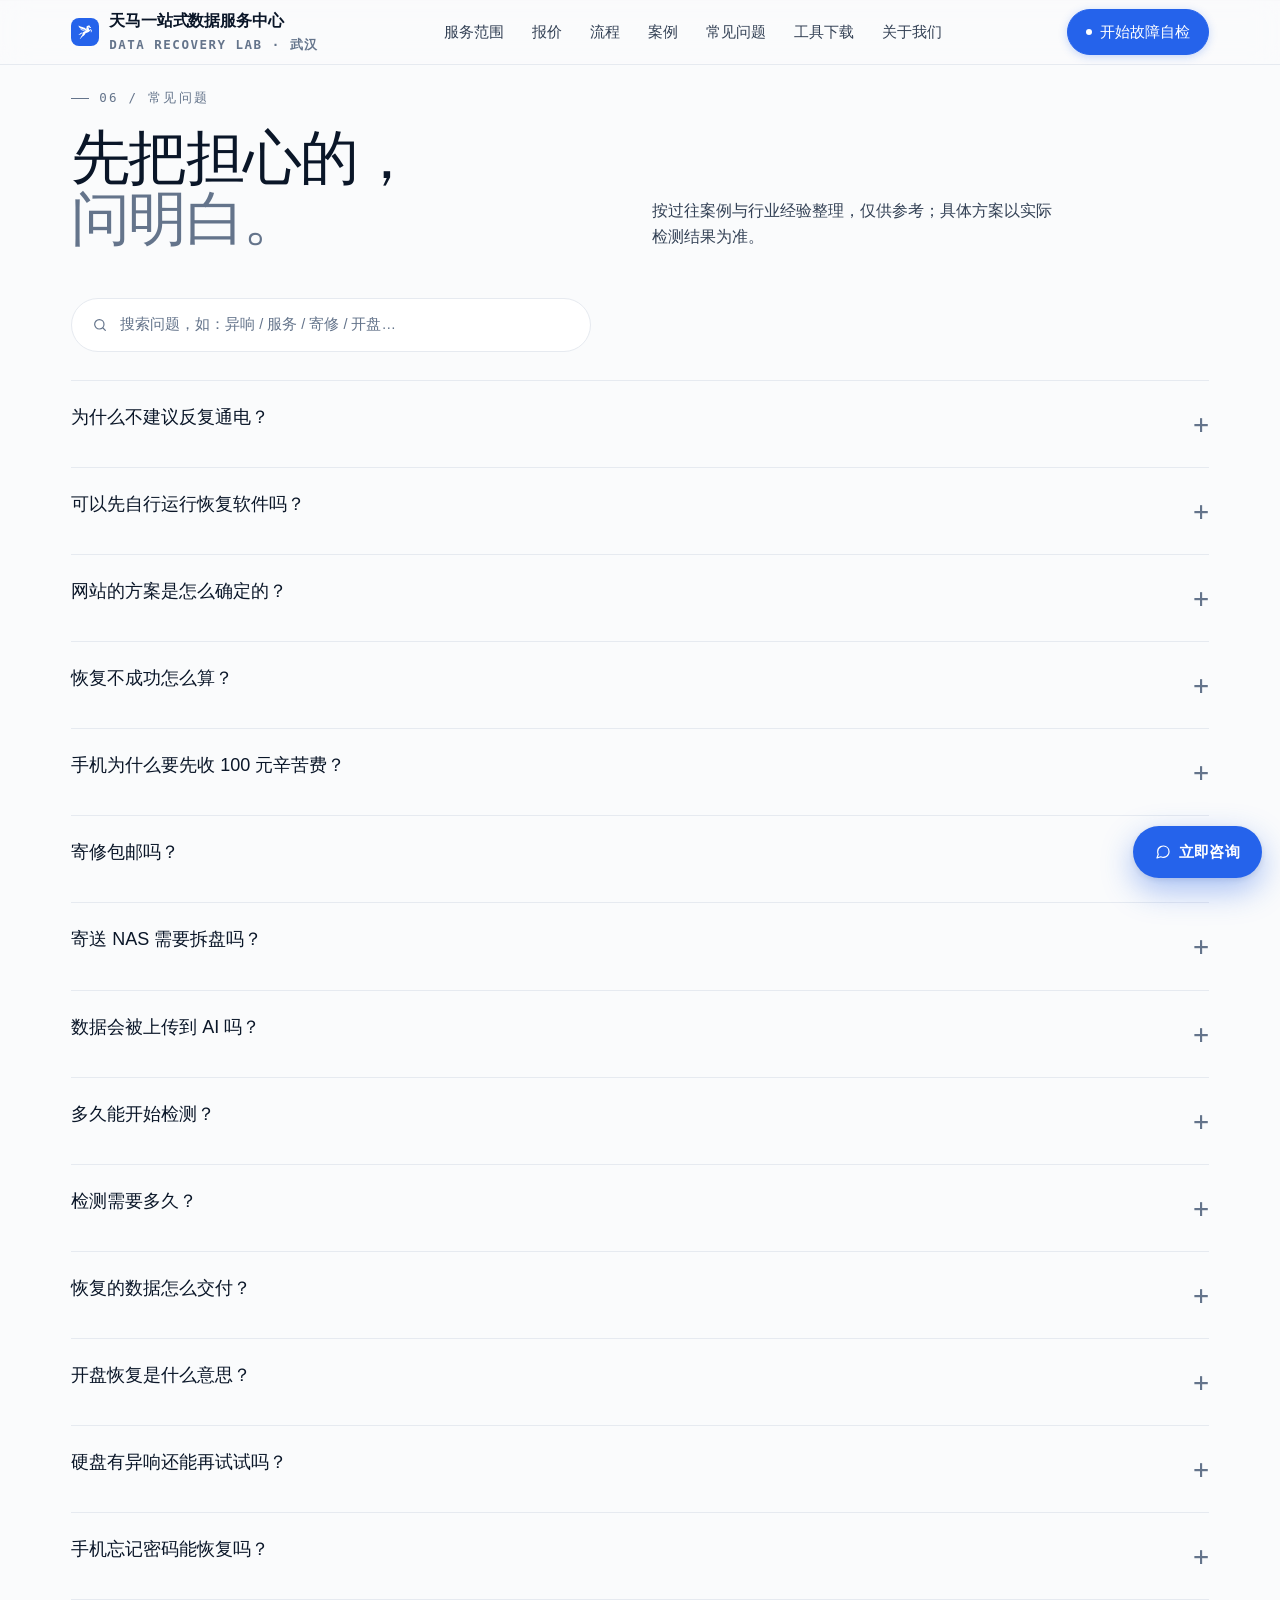
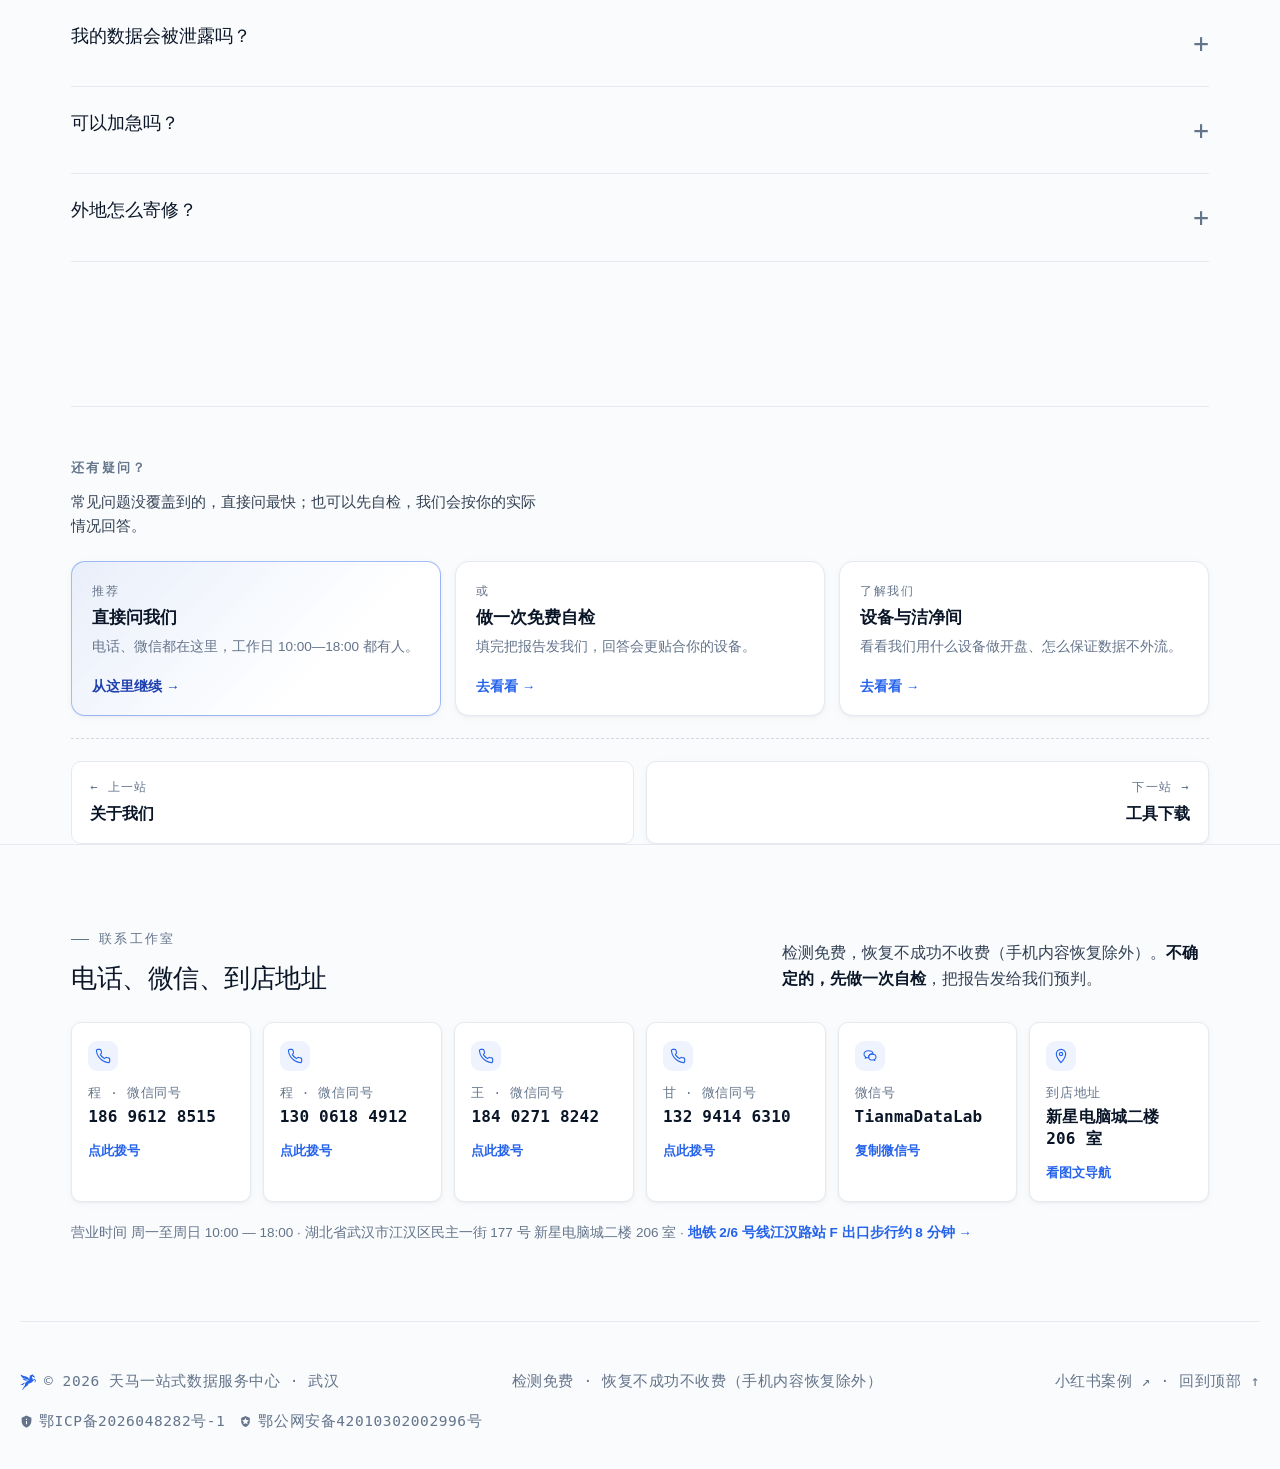
<file: faq.html>
<!doctype html>
<html lang="zh-CN">
<head>
<meta charset="utf-8" />
<meta name="viewport" content="width=device-width,initial-scale=1,maximum-scale=1,user-scalable=no,viewport-fit=cover" />
<meta name="theme-color" content="#FAFBFC" />
<title>常见问题 | 数据恢复会被看到吗、要多久、多少钱 - 武汉天马</title>
<meta name="description" content="数据恢复常见问题解答：检测免费吗、数据会不会被看到、一般要多久、报价怎么算、恢复不了怎么办。" />
<link rel="canonical" href="https://tianmahuifu.cn/faq.html" />
<link rel="icon" type="image/svg+xml" href="logo.svg" />
<!-- 添加到主屏幕（PWA） -->
<link rel="manifest" href="manifest.webmanifest" />
<link rel="apple-touch-icon" sizes="180x180" href="apple-touch-icon.png" />
<link rel="icon" type="image/png" sizes="192x192" href="icon-192.png" />
<link rel="icon" type="image/png" sizes="512x512" href="icon-512.png" />
<!-- 微信分享 / Open Graph -->
<meta property="og:type" content="website" />
<meta property="og:site_name" content="中天数据处理服务中心" />
<meta property="og:title" content="常见问题 | 数据恢复会被看到吗、要多久、多少钱 - 武汉天马" />
<meta property="og:description" content="数据恢复常见问题解答：检测免费吗、数据会不会被看到、一般要多久、报价怎么算、恢复不了怎么办。" />
<meta property="og:image" content="og-cover.jpg" />
<meta property="og:locale" content="zh_CN" />
<!-- Twitter / X -->
<meta name="twitter:card" content="summary_large_image" />
<meta name="twitter:title" content="常见问题 | 数据恢复会被看到吗、要多久、多少钱 - 武汉天马" />
<meta name="twitter:description" content="数据恢复常见问题解答：检测免费吗、数据会不会被看到、一般要多久、报价怎么算、恢复不了怎么办。" />
<meta name="twitter:image" content="og-cover.jpg" />
<!-- Safari / 添加到主屏幕 -->
<meta name="apple-mobile-web-app-title" content="中天数据处理" />
<meta name="apple-mobile-web-app-capable" content="yes" />
<meta name="mobile-web-app-capable" content="yes" />
<meta name="apple-mobile-web-app-status-bar-style" content="default" />
<meta name="format-detection" content="telephone=no" />
<script>
  // 把 og:image / og:url 修正为绝对地址，便于微信/Twitter 抓取
  (function(){
    ['og:image','twitter:image'].forEach(function(k){
      var m=document.querySelector('meta[property="'+k+'"]')||document.querySelector('meta[name="'+k+'"]');
      if(m && m.content && !/^https?:/.test(m.content)) m.content=location.origin+'/'+m.content;
    });
    var u=document.querySelector('meta[property="og:url"]');
    if(!u){ u=document.createElement('meta'); u.setAttribute('property','og:url'); document.head.appendChild(u); }
    u.content=location.origin+location.pathname;
  })();
</script>
<script>
  if ('scrollRestoration' in history) history.scrollRestoration = 'manual';
  addEventListener('pageshow', function(){ if (!location.hash) window.scrollTo(0, 0); });
</script>
<link rel="stylesheet" href="assets/style.css" />
</head>
<body data-page="faq">

<!-- NAV:START -->
<nav class="nav">
  <div class="wrap nav-inner">
    <a href="index.html" class="brand" aria-label="天马一站式数据服务中心">
      <span class="brand-mark">
        <svg viewBox="0 0 613.51 626.88" fill="currentColor"><path d="M473.36,81.74l-5.1,8.04c-1.84,4.71-3.77,9.52-4.65,14.54-8.65,49.39,40.37,77.26,35.35,125.97l49.79-37.27c7.5-3.91,15.35-4.25,22.93-.27,6.07,3.18,33.94,36.1,38.03,43,7.73,13.05,2.04,30.6-2.7,43.95-7.04,19.82-18.42,40.04-31.28,56.49-4.97-11.84-11.63-27.78-10.66-40.86,1.13-15.22,22.12-22.2,18.86-38.08-1.12-5.45-16.15-20.89-21.04-23.73-4.31-2.5-9.56-2.56-13.95-.52-5.17,2.41-16.45,17.72-21.19,22.88-25.26,27.5-51.98,53.94-83.59,74.2-35.21,22.58-74.5,37.02-115.79,44.14-9.41,23.38-20.35,46.48-35.97,66.38-28.06,35.71-59.07,47.8-95.19,71.84-31.99,21.3-36.25,34.07-56.9,63.93-16.29,23.55-38.28,44.15-67.1,50.52,4.17-12.1,5.71-28.09,12.5-39.03,4.41-7.1,12.11-8.44,18.41-13.58,19.98-16.29,22.16-43.04,31.1-64.85,6.14-14.96,22.67-24.23,33.22-36.44,33.64-38.92,16.31-74.47,34.24-116.45,21.59-50.56,75.57-74.51,125.55-88.02,2.48-11.71-3.33-25.75-10.86-34.69-25.45-30.22-88.79-39.98-126-50.98-54.35-16.06-111.07-38.18-145.03-85.97-15.92-22.4-26.23-49.49-28.56-76.99,36.9,26.43,78.9,43.58,122.25,56.5,65.64,19.57,149.04,27.46,193.3,85.32,16.32,21.34,22.95,47.69,40.9,67.84l-7.82-23.45c-13.66-45.74-1.62-95.71,30.21-130.77l-30.21,12.78c-.48.15-.49-.59-.34-1.05,1.88-5.73,19.29-23.47,24.49-28.11,22.86-20.37,51.73-31.96,82.31-34.26,8.54-8.82,16.68-18.11,27.18-24.71l-.72,39.09c5.55,3.68,11.62,6.64,16.72,11,7.97,6.83,11.84,15.74,19.52,23.13,11.96,11.5,25.84,21.67,37.64,33.43,1.46,2.47,2.65,4.44,2.59,7.42-.07,3.53-2.68,20.28-4.37,22.69-1.92,2.73-17.13,2.95-20.6,2.22-4.63-.97-8.04-6.62-11.81-9.51-13.38-10.27-23.37-7.17-37.91-10.42-17.46-3.91-27.99-19.78-27.72-37.32Z"/><path d="M314.86,257.29c-14.15-6.46-29.71-7.76-45.12-7.1-26.06,1.12-47.56,5.67-74.15.22-47.52-9.74-89.62-46.05-111.72-88.35,10.39,4.97,20.31,10.95,30.79,15.76,46.02,21.07,84.61,22.92,131.98,34.34,26.35,6.35,56.63,18.86,68.22,45.14Z"/><path d="M198.3,342.58c-35.92,16.19-48.79,56.05-81.8,76.36-35.56,21.88-80.23,17.55-116.5-.3-.06-1.05,2.54-1.25,3.28-1.33,50.7-5.76,60.6-19.95,97.31-49.82,25.22-20.52,52.44-32.87,85.88-28.35,3.6.49,9.16,1.12,11.83,3.44Z"/></svg>
      </span>
      <div>
        <div>天马一站式数据服务中心</div>
        <div class="brand-sub">Data Recovery Lab · 武汉</div>
      </div>
    </a>
    <div class="nav-links">
      <a href="services.html">服务范围</a>
      <a href="pricing.html">报价</a>
      <a href="process.html">流程</a>
      <a href="cases.html">案例</a>
      <a href="faq.html">常见问题</a>
      <a href="tools.html">工具下载</a>
      <a href="about.html">关于我们</a>
    </div>
    <a class="cta primary" href="check.html">
      <span class="dot"></span>
      开始故障自检
    </a>
    <button class="nav-burger" id="navBurger" aria-label="菜单" aria-expanded="false">
      <span></span><span></span>
    </button>
  </div>
</nav>

<div class="mobile-menu" id="mobileMenu">
  <a href="services.html">服务范围</a>
  <a href="pricing.html">报价</a>
  <a href="process.html">流程</a>
  <a href="cases.html">案例</a>
  <a href="faq.html">常见问题</a>
  <a href="tools.html">工具下载</a>
  <a href="about.html">关于我们</a>
  <a href="contact.html">联系我们</a>
  <a href="visit.html">到店怎么走</a>
  <a href="check.html" class="mm-cta">开始故障自检 →</a>
</div>
<!-- NAV:END -->

<section id="faq">
  <div class="wrap">
    <div class="sec-head">
      <div>
        <span class="eyebrow" data-reveal>06 / 常见问题</span>
        <h2 data-reveal data-reveal-delay="1" style="margin-top:18px">
          先把担心的，<br/><span class="muted">问明白。</span>
        </h2>
      </div>
      <p data-reveal data-reveal-delay="2" style="max-width:46ch">按过往案例与行业经验整理，仅供参考；具体方案以实际检测结果为准。</p>
    </div>

    <div class="faq-search" data-reveal>
      <svg width="16" height="16" viewBox="0 0 24 24" fill="none"><circle cx="11" cy="11" r="7" stroke="currentColor" stroke-width="1.8"/><path d="M20 20l-3.5-3.5" stroke="currentColor" stroke-width="1.8" stroke-linecap="round"/></svg>
      <input type="search" id="faqSearch" placeholder="搜索问题，如：异响 / 服务 / 寄修 / 开盘…"/>
    </div>
    <div class="faq" data-reveal id="faqList">
      <details><summary>为什么不建议反复通电？</summary><p>如果设备有异响、进水或识别，反复通电可能让原有故障扩大。先断电并记录现象，比继续尝试更重要。</p></details>
      <details><summary>可以先自行运行恢复软件吗？</summary><p>不建议把软件安装到原盘，也不要让工具自动修复文件系统。软件扫描会改变现场，建议先做只读镜像。</p></details>
      <details><summary>网站的方案是怎么确定的？</summary><p>先做无损检测与风险评估，确定可恢复范围后，再给出具体方案与细节。检测评估免费，不成功不收任何费用（手机内容恢复除外）。</p></details>
      <details><summary>恢复不成功怎么算？</summary><p>不成功不收取任何费用，检测评估也免费（<b>手机内容恢复除外</b>：受理时先收 ¥100 辛苦费，未恢复不退）；开盘类如涉及备件成本（如更换磁头），会在动手前单独说明并征得同意。</p></details>
      <details><summary>手机为什么要先收 100 元辛苦费？</summary><p>手机恢复不拆机，但要连设备读取并人工分析，占设备和人工的时间比硬盘长得多，检测环节本身就是一笔实打实的成本；也遇到过问完一圈、拿到结论就没下文的情况。所以手机内容恢复<b>受理时先收 ¥100 辛苦费</b>——<b>恢复成功可从恢复费里全额抵扣</b>（等于没收）；未受理或最终没能恢复，这笔辛苦费不退还。硬盘、SSD、U 盘、存储卡不受影响，仍是检测评估免费、不成功不收费。</p></details>
      <details><summary>寄修包邮吗？</summary><p>不包邮。在小红书点赞好评，可免寄回运费。</p></details>
      <details><summary>寄送 NAS 需要拆盘吗？</summary><p>请保留原盘序，最好整套设备寄送；如果只能拆盘，请在每块盘上标记原来的槽位。</p></details>
      <details><summary>数据会被上传到 AI 吗？</summary><p>不会。我们的自检工具只在你的浏览器里运行；恢复过程中也只在本地工作，不会把你的文件传到任何云端 AI。</p></details>
      <details><summary>多久能开始检测？</summary><p>线下当日可承接（需预约），外地寄修一般在签收次日。RAID 与开盘洁净间需排期。</p></details>
      <details><summary>检测需要多久？</summary><p>逻辑类故障通常当天出初筛结果；物理 / 开盘类 1-3 个工作日；RAID 与开盘洁净间需排期，送检时会告知预计时间。</p></details>
      <details><summary>恢复的数据怎么交付？</summary><p>可自备新硬盘 / U 盘拷贝，也可由我们代备介质（按介质成本计费）。先预览目录和样本文件，确认无误后再交付。</p></details>
      <details><summary>开盘恢复是什么意思？</summary><p>开盘指在洁净间内打开盘腔，更换磁头或处理盘片，只在磁头损坏、主轴卡死等物理故障时才需要。开盘本身不伤数据，但必须在洁净环境由专业人员进行。</p></details>
      <details><summary>硬盘有异响还能再试试吗？</summary><p>不能。异响通常是磁头或主轴故障，每次通电都可能让磁头划伤盘片、让可恢复变不可恢复。立即断电送检是唯一正确动作。</p></details>
      <details><summary>手机忘记密码能恢复吗？</summary><p>加密机型（iPhone 及新款安卓）没有锁屏密码无法读取数据。如可通过人脸 / 指纹解锁，请先解锁再送检；完全无凭据的场景我们会如实告知不可行。</p></details>
      <details><summary>我的数据会被泄露吗？</summary><p>不会。所有操作在本地完成，不联网、不上传任何文件；恢复完成后源盘按约定处理，交付时可现场监督擦除工作副本。</p></details>
      <details><summary>可以加急吗？</summary><p>常规排队不加价。如需加急（24—48 小时），按标准价 +30% 收取，且需预付；加急会优先安排工位与检测设备，具体仍以实际检测后的方案为准。</p></details>
      <details><summary>外地怎么寄修？</summary><p>建议顺丰保价寄送，用防静电袋加缓冲材料包装；NAS 请保留原盘序整套寄出。寄出前先完成在线自检并把报告发给我们，签收次日开始检测。寄修不包邮，小红书点赞好评可免寄回运费。</p></details>
      <p class="faq-empty hide" id="faqEmpty">没有匹配的问题，换个关键词试试，或直接电话 / 微信联系我们。</p>
    </div>
  </div>
</section>

<!-- NEXT-START -->
<div class="wrap"><div class="next-steps" id="nextSteps" data-reveal></div></div>
<!-- NEXT-END -->

<!-- CONTACT:START -->
<!--
  公共联系方式条（单一来源）
  改电话 / 微信号只改本文件，然后跑 `node tools/sync-chrome.mjs` 同步到全站。
  contact.html 与 visit.html 不注入本区块（自带更完整版本）。

  可点击性是硬要求：
  - 电话用 <a href="tel:+86…">  → 手机点一下直接拨号（href 里不能有空格）
  - 微信号用 <button data-copy> → 复制到剪贴板（桌面端 weixin:// 不生效，复制最稳）
  - 地址指向 visit.html 图文导航
-->
<section class="cstrip" aria-label="联系方式">
  <div class="wrap">
    <div class="cstrip-top">
      <div>
        <span class="eyebrow">联系工作室</span>
        <h3>电话、微信、到店地址</h3>
      </div>
      <p class="cstrip-lead">
        检测免费，恢复不成功不收费（手机内容恢复除外）。<b>不确定的，先做一次自检</b>，把报告发给我们预判。
      </p>
    </div>

    <div class="cs-grid">
      <a class="cs-card" href="tel:+8618696128515">
        <span class="cs-ic" aria-hidden="true"><svg viewBox="0 0 24 24" fill="none"><path d="M22 16.92v3a2 2 0 0 1-2.18 2 19.79 19.79 0 0 1-8.63-3.07 19.5 19.5 0 0 1-6-6 19.79 19.79 0 0 1-3.07-8.67A2 2 0 0 1 4.11 2h3a2 2 0 0 1 2 1.72c.12.86.31 1.7.57 2.5a2 2 0 0 1-.45 2.11L8.09 9.91a16 16 0 0 0 6 6l1.58-1.14a2 2 0 0 1 2.11-.45c.8.26 1.64.45 2.5.57A2 2 0 0 1 22 16.92z" stroke="currentColor" stroke-width="1.7" stroke-linecap="round" stroke-linejoin="round"/></svg></span>
        <span class="cs-k">程 · 微信同号</span>
        <b class="cs-v">186 9612 8515</b>
        <span class="cs-go">点此拨号</span>
      </a>

      <a class="cs-card" href="tel:+8613006184912">
        <span class="cs-ic" aria-hidden="true"><svg viewBox="0 0 24 24" fill="none"><path d="M22 16.92v3a2 2 0 0 1-2.18 2 19.79 19.79 0 0 1-8.63-3.07 19.5 19.5 0 0 1-6-6 19.79 19.79 0 0 1-3.07-8.67A2 2 0 0 1 4.11 2h3a2 2 0 0 1 2 1.72c.12.86.31 1.7.57 2.5a2 2 0 0 1-.45 2.11L8.09 9.91a16 16 0 0 0 6 6l1.58-1.14a2 2 0 0 1 2.11-.45c.8.26 1.64.45 2.5.57A2 2 0 0 1 22 16.92z" stroke="currentColor" stroke-width="1.7" stroke-linecap="round" stroke-linejoin="round"/></svg></span>
        <span class="cs-k">程 · 微信同号</span>
        <b class="cs-v">130 0618 4912</b>
        <span class="cs-go">点此拨号</span>
      </a>

      <a class="cs-card" href="tel:+8618402718242">
        <span class="cs-ic" aria-hidden="true"><svg viewBox="0 0 24 24" fill="none"><path d="M22 16.92v3a2 2 0 0 1-2.18 2 19.79 19.79 0 0 1-8.63-3.07 19.5 19.5 0 0 1-6-6 19.79 19.79 0 0 1-3.07-8.67A2 2 0 0 1 4.11 2h3a2 2 0 0 1 2 1.72c.12.86.31 1.7.57 2.5a2 2 0 0 1-.45 2.11L8.09 9.91a16 16 0 0 0 6 6l1.58-1.14a2 2 0 0 1 2.11-.45c.8.26 1.64.45 2.5.57A2 2 0 0 1 22 16.92z" stroke="currentColor" stroke-width="1.7" stroke-linecap="round" stroke-linejoin="round"/></svg></span>
        <span class="cs-k">王 · 微信同号</span>
        <b class="cs-v">184 0271 8242</b>
        <span class="cs-go">点此拨号</span>
      </a>

      <a class="cs-card" href="tel:+8613294146310">
        <span class="cs-ic" aria-hidden="true"><svg viewBox="0 0 24 24" fill="none"><path d="M22 16.92v3a2 2 0 0 1-2.18 2 19.79 19.79 0 0 1-8.63-3.07 19.5 19.5 0 0 1-6-6 19.79 19.79 0 0 1-3.07-8.67A2 2 0 0 1 4.11 2h3a2 2 0 0 1 2 1.72c.12.86.31 1.7.57 2.5a2 2 0 0 1-.45 2.11L8.09 9.91a16 16 0 0 0 6 6l1.58-1.14a2 2 0 0 1 2.11-.45c.8.26 1.64.45 2.5.57A2 2 0 0 1 22 16.92z" stroke="currentColor" stroke-width="1.7" stroke-linecap="round" stroke-linejoin="round"/></svg></span>
        <span class="cs-k">甘 · 微信同号</span>
        <b class="cs-v">132 9414 6310</b>
        <span class="cs-go">点此拨号</span>
      </a>

      <button class="cs-card js-copy" type="button" data-copy="TianmaDataLab" title="复制微信号 TianmaDataLab" aria-label="复制微信号 TianmaDataLab">
        <span class="cs-ic" aria-hidden="true"><svg viewBox="0 0 24 24" fill="none"><path d="M9.5 4C5.9 4 3 6.4 3 9.4c0 1.7.9 3.2 2.4 4.2l-.6 1.9 2.2-1.1c.7.2 1.5.3 2.3.3h.4a5 5 0 0 1-.1-1c0-3 2.9-5.4 6.5-5.4h.5C16.2 5.8 13.2 4 9.5 4Z" stroke="currentColor" stroke-width="1.6" stroke-linejoin="round"/><path d="M21 13.7c0-2.4-2.4-4.4-5.4-4.4s-5.4 2-5.4 4.4 2.4 4.4 5.4 4.4c.7 0 1.3-.1 1.9-.3l1.8.9-.5-1.6c1.4-.8 2.2-2 2.2-3.4Z" stroke="currentColor" stroke-width="1.6" stroke-linejoin="round"/></svg></span>
        <span class="cs-k">微信号</span>
        <b class="cs-v">TianmaDataLab</b>
        <span class="cs-go">复制微信号</span>
        <span class="copy-tip">已复制</span>
      </button>

      <a class="cs-card" href="visit.html">
        <span class="cs-ic" aria-hidden="true"><svg viewBox="0 0 24 24" fill="none"><path d="M12 22s7-7.58 7-13a7 7 0 0 0-14 0c0 5.42 7 13 7 13z" stroke="currentColor" stroke-width="1.7" stroke-linejoin="round"/><circle cx="12" cy="9" r="2.5" stroke="currentColor" stroke-width="1.7"/></svg></span>
        <span class="cs-k">到店地址</span>
        <b class="cs-v">新星电脑城二楼 206 室</b>
        <span class="cs-go">看图文导航</span>
      </a>
    </div>

    <p class="cstrip-foot">
      营业时间 周一至周日 10:00 — 18:00 · 湖北省武汉市江汉区民主一街 177 号 新星电脑城二楼 206 室 ·
      <a href="visit.html">地铁 2/6 号线江汉路站 F 出口步行约 8 分钟 →</a>
    </p>
  </div>
</section>
<!-- CONTACT:END -->

<!-- FOOTER:START -->
<footer class="wrap foot">
  <span style="display:inline-flex;align-items:center;gap:8px"><svg viewBox="0 0 613.51 626.88" fill="currentColor" style="width:16px;height:16px;color:var(--accent)" aria-hidden="true"><path d="M473.36,81.74l-5.1,8.04c-1.84,4.71-3.77,9.52-4.65,14.54-8.65,49.39,40.37,77.26,35.35,125.97l49.79-37.27c7.5-3.91,15.35-4.25,22.93-.27,6.07,3.18,33.94,36.1,38.03,43,7.73,13.05,2.04,30.6-2.7,43.95-7.04,19.82-18.42,40.04-31.28,56.49-4.97-11.84-11.63-27.78-10.66-40.86,1.13-15.22,22.12-22.2,18.86-38.08-1.12-5.45-16.15-20.89-21.04-23.73-4.31-2.5-9.56-2.56-13.95-.52-5.17,2.41-16.45,17.72-21.19,22.88-25.26,27.5-51.98,53.94-83.59,74.2-35.21,22.58-74.5,37.02-115.79,44.14-9.41,23.38-20.35,46.48-35.97,66.38-28.06,35.71-59.07,47.8-95.19,71.84-31.99,21.3-36.25,34.07-56.9,63.93-16.29,23.55-38.28,44.15-67.1,50.52,4.17-12.1,5.71-28.09,12.5-39.03,4.41-7.1,12.11-8.44,18.41-13.58,19.98-16.29,22.16-43.04,31.1-64.85,6.14-14.96,22.67-24.23,33.22-36.44,33.64-38.92,16.31-74.47,34.24-116.45,21.59-50.56,75.57-74.51,125.55-88.02,2.48-11.71-3.33-25.75-10.86-34.69-25.45-30.22-88.79-39.98-126-50.98-54.35-16.06-111.07-38.18-145.03-85.97-15.92-22.4-26.23-49.49-28.56-76.99,36.9,26.43,78.9,43.58,122.25,56.5,65.64,19.57,149.04,27.46,193.3,85.32,16.32,21.34,22.95,47.69,40.9,67.84l-7.82-23.45c-13.66-45.74-1.62-95.71,30.21-130.77l-30.21,12.78c-.48.15-.49-.59-.34-1.05,1.88-5.73,19.29-23.47,24.49-28.11,22.86-20.37,51.73-31.96,82.31-34.26,8.54-8.82,16.68-18.11,27.18-24.71l-.72,39.09c5.55,3.68,11.62,6.64,16.72,11,7.97,6.83,11.84,15.74,19.52,23.13,11.96,11.5,25.84,21.67,37.64,33.43,1.46,2.47,2.65,4.44,2.59,7.42-.07,3.53-2.68,20.28-4.37,22.69-1.92,2.73-17.13,2.95-20.6,2.22-4.63-.97-8.04-6.62-11.81-9.51-13.38-10.27-23.37-7.17-37.91-10.42-17.46-3.91-27.99-19.78-27.72-37.32Z"/><path d="M314.86,257.29c-14.15-6.46-29.71-7.76-45.12-7.1-26.06,1.12-47.56,5.67-74.15.22-47.52-9.74-89.62-46.05-111.72-88.35,10.39,4.97,20.31,10.95,30.79,15.76,46.02,21.07,84.61,22.92,131.98,34.34,26.35,6.35,56.63,18.86,68.22,45.14Z"/><path d="M198.3,342.58c-35.92,16.19-48.79,56.05-81.8,76.36-35.56,21.88-80.23,17.55-116.5-.3-.06-1.05,2.54-1.25,3.28-1.33,50.7-5.76,60.6-19.95,97.31-49.82,25.22-20.52,52.44-32.87,85.88-28.35,3.6.49,9.16,1.12,11.83,3.44Z"/></svg>© 2026 天马一站式数据服务中心 · 武汉</span>
  <span class="muted">检测免费 · 恢复不成功不收费（手机内容恢复除外）</span>
  <span><a href="https://www.xiaohongshu.com/user/profile/6419c1c6000000000b0143d8" target="_blank" rel="noopener">小红书案例 ↗</a> · <a href="index.html">回到顶部 ↑</a></span>
  <span style="display:inline-flex;align-items:center;gap:14px;flex-wrap:wrap">
    <a href="https://beian.miit.gov.cn/" target="_blank" rel="noopener noreferrer" style="display:inline-flex;align-items:center;gap:6px">
      <svg viewBox="0 0 24 24" width="13" height="13" fill="currentColor" aria-hidden="true"><path d="M12 1 3 5v6c0 5.55 3.84 10.74 9 12 5.16-1.26 9-6.45 9-12V5l-9-4Zm-1 6h2v2h-2V7Zm0 4h2v6h-2v-6Z"/></svg>
      鄂ICP备2026048282号-1
    </a>
    <a href="https://beian.mps.gov.cn/#/query/webSearch?code=42010302002996" target="_blank" rel="noopener noreferrer" style="display:inline-flex;align-items:center;gap:6px">
      <svg viewBox="0 0 24 24" width="13" height="13" fill="currentColor" aria-hidden="true"><path d="M12 2 4 5.5v5.9c0 4.9 3.3 9.4 8 10.6 4.7-1.2 8-5.7 8-10.6V5.5L12 2Zm0 3.2 1.9 3.9 4.3.6-3.1 3 .7 4.3-3.8-2-3.8 2 .7-4.3-3.1-3 4.3-.6L12 5.2Z"/></svg>
      鄂公网安备42010302002996号
    </a>
  </span>
</footer>

<div class="qr-lightbox" id="qrLightbox" role="dialog" aria-label="微信二维码大图">
  <div class="qr-lightbox-inner">
    <img src="wechat-qr.jpg" alt="微信好友码大图"/>
    <p class="qr-tip">长按二维码 · 在微信中「识别」即可发送好友申请</p>
    <p class="qr-id">微信号：TianmaDataLab</p>
    <a class="qr-deeplink" id="qrDeeplink" href="weixin://contacts/profile/TianmaDataLab">已安装微信？点此直接打开</a>
    <button class="qr-close" type="button" id="qrClose">关闭</button>
  </div>
</div>

<div class="fab" id="fab" aria-label="快速咨询">
  <button class="fab-main" id="fabMain" aria-expanded="false" aria-controls="fabMenu" type="button">
    <svg viewBox="0 0 24 24" fill="none" aria-hidden="true"><path d="M21 11.5a8.38 8.38 0 0 1-.9 3.8 8.5 8.5 0 0 1-7.6 4.7 8.38 8.38 0 0 1-3.8-.9L3 21l1.9-5.7a8.38 8.38 0 0 1-.9-3.8 8.5 8.5 0 0 1 4.7-7.6 8.38 8.38 0 0 1 3.8-.9h.5a8.48 8.48 0 0 1 8 8v.5z" stroke="currentColor" stroke-width="1.8" stroke-linecap="round" stroke-linejoin="round"/></svg>
    立即咨询
  </button>
  <div class="fab-menu" id="fabMenu">
    <button class="fab-item" type="button" data-fab-addfriend data-weixin="weixin://contacts/profile/TianmaDataLab">
      <svg viewBox="0 0 24 24" fill="none" aria-hidden="true"><path d="M16 21v-2a4 4 0 0 0-4-4H5a4 4 0 0 0-4 4v2" stroke="currentColor" stroke-width="1.8" stroke-linecap="round" stroke-linejoin="round"/><circle cx="8.5" cy="7" r="4" stroke="currentColor" stroke-width="1.8"/><line x1="20" y1="8" x2="20" y2="14" stroke="currentColor" stroke-width="1.8" stroke-linecap="round"/><line x1="23" y1="11" x2="17" y2="11" stroke="currentColor" stroke-width="1.8" stroke-linecap="round"/></svg>
      微信加好友 · 立即聊
    </button>
    <a class="fab-item" href="tel:18402718242">
      <svg viewBox="0 0 24 24" fill="none" aria-hidden="true"><path d="M22 16.92v3a2 2 0 0 1-2.18 2 19.79 19.79 0 0 1-8.63-3.07 19.5 19.5 0 0 1-6-6 19.79 19.79 0 0 1-3.07-8.67A2 2 0 0 1 4.11 2h3a2 2 0 0 1 2 1.72c.12.86.31 1.7.57 2.5a2 2 0 0 1-.45 2.11L8.09 9.91a16 16 0 0 0 6 6l1.58-1.14a2 2 0 0 1 2.11-.45c.8.26 1.64.45 2.5.57A2 2 0 0 1 22 16.92z" stroke="currentColor" stroke-width="1.8" stroke-linecap="round" stroke-linejoin="round"/></svg>
      电话 184 0271 8242
    </a>
  </div>
</div>
<!-- FOOTER:END -->

<script src="assets/app.js"></script>
</body>
</html>
</file>
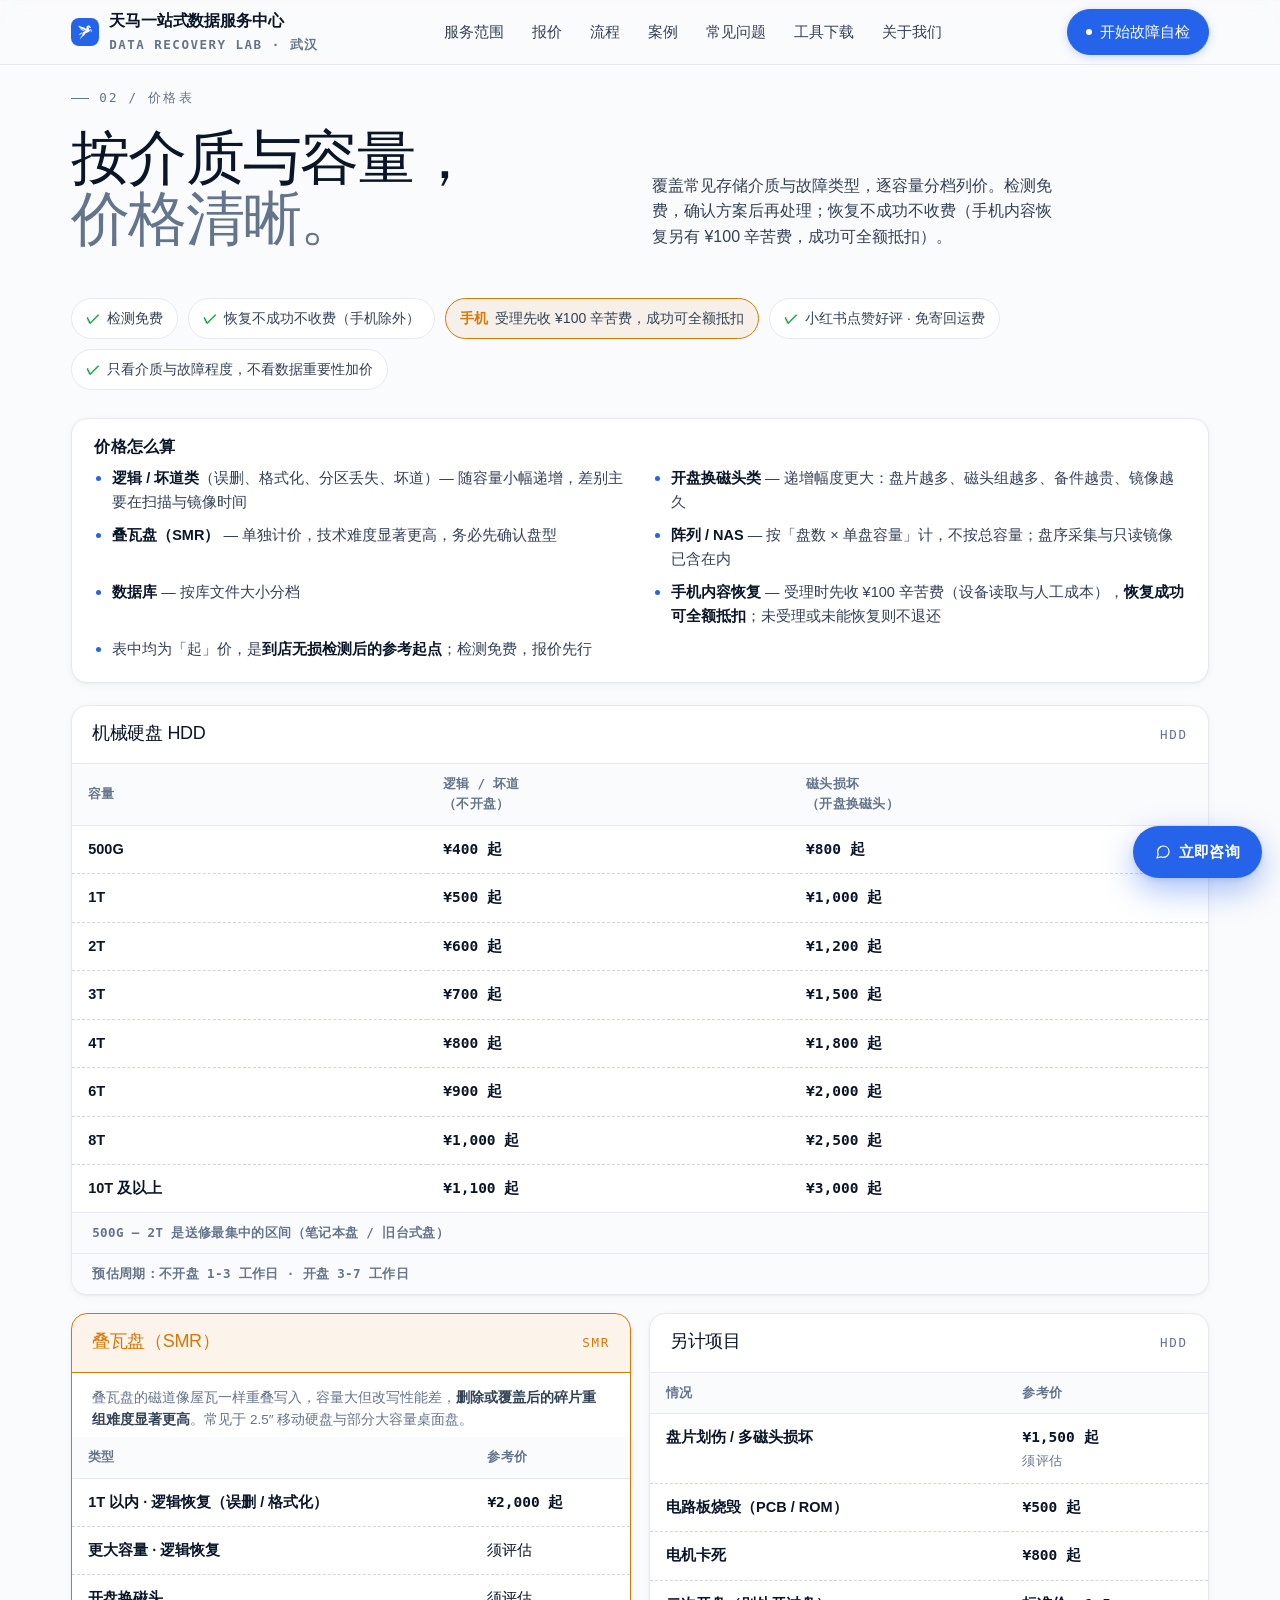
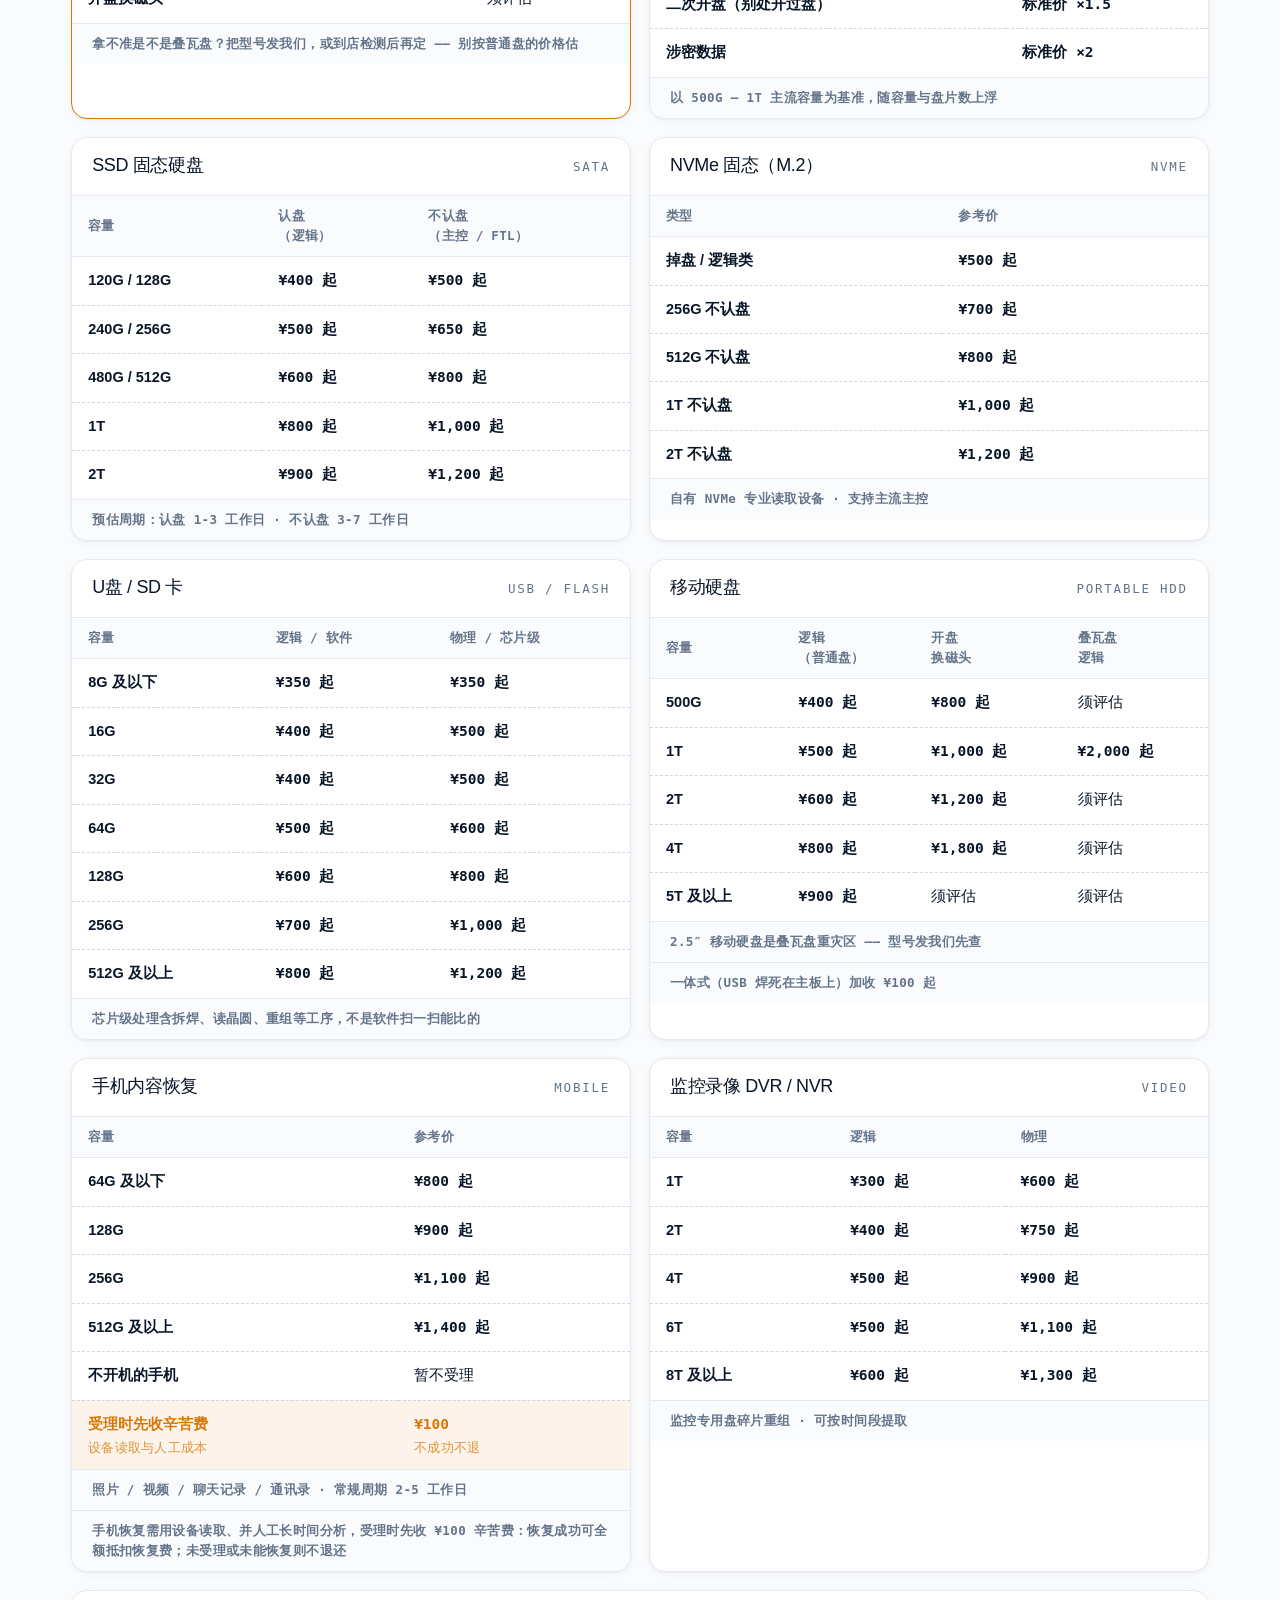
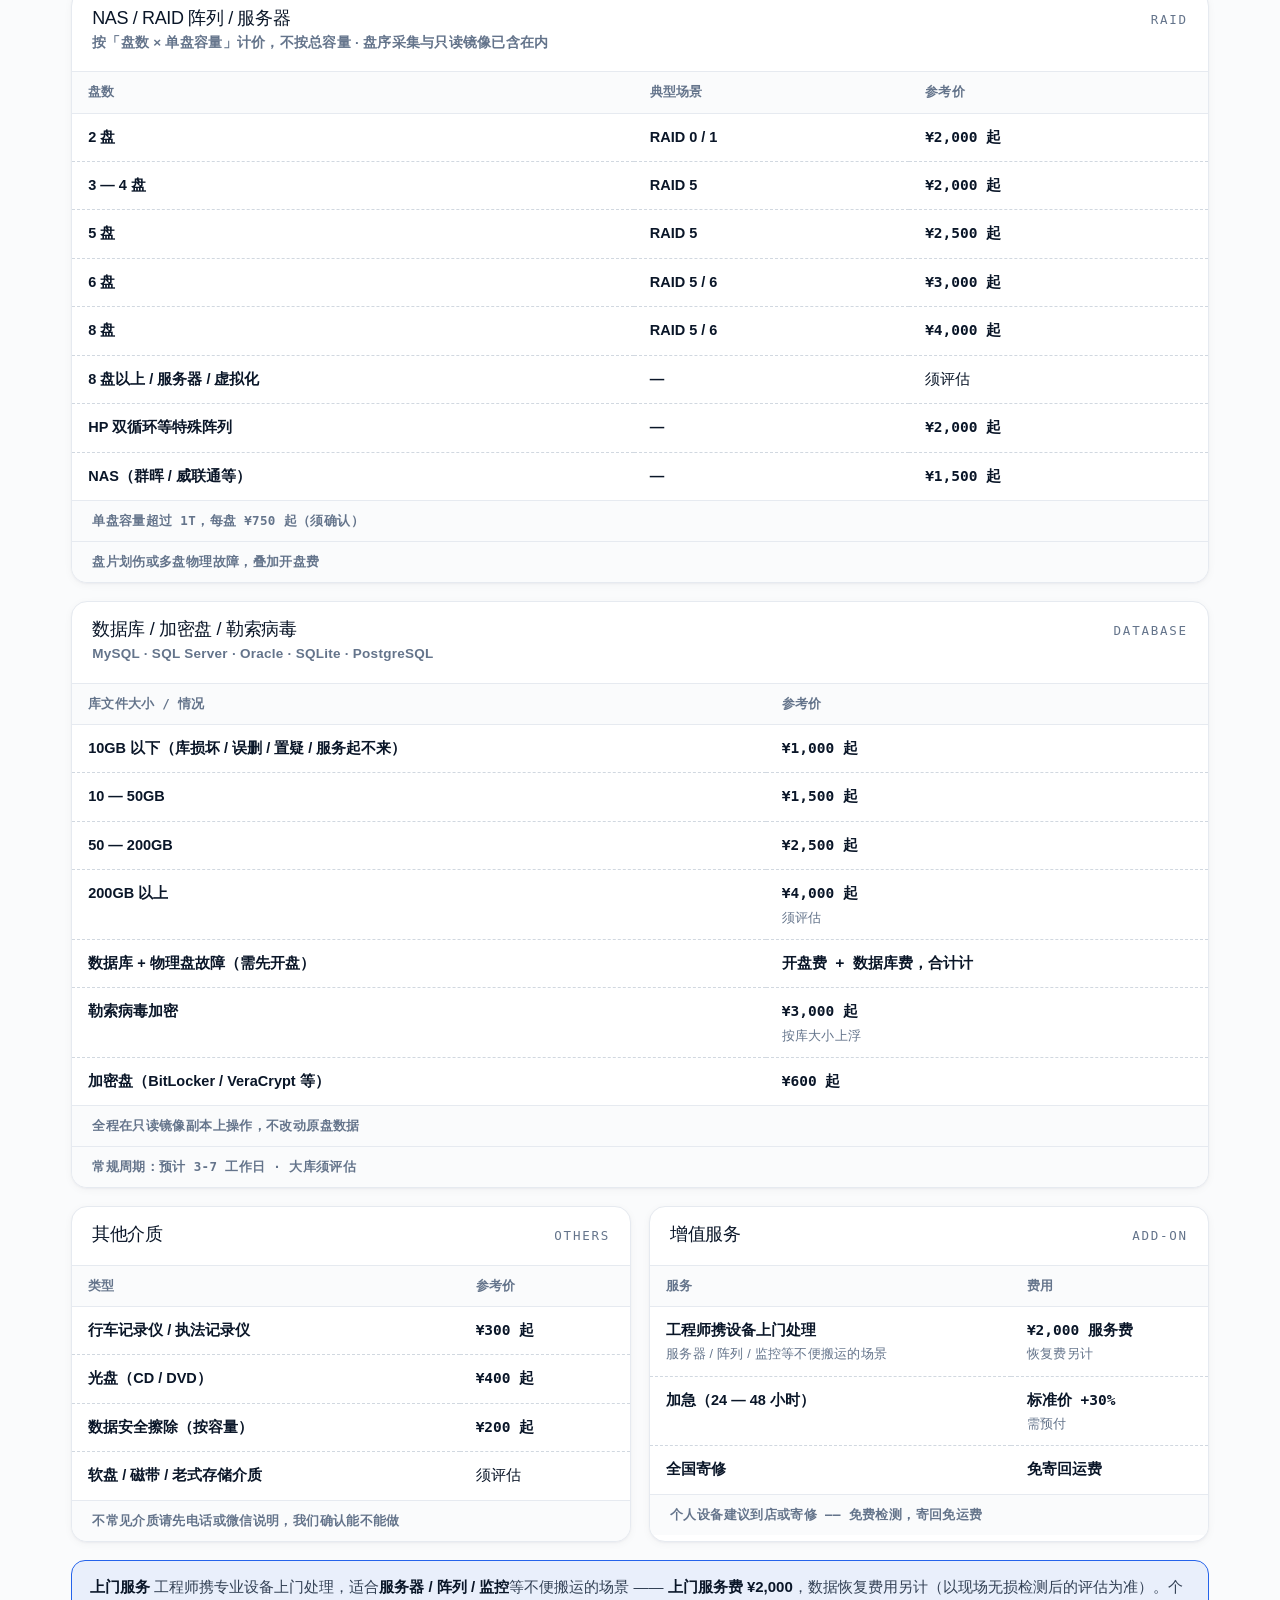
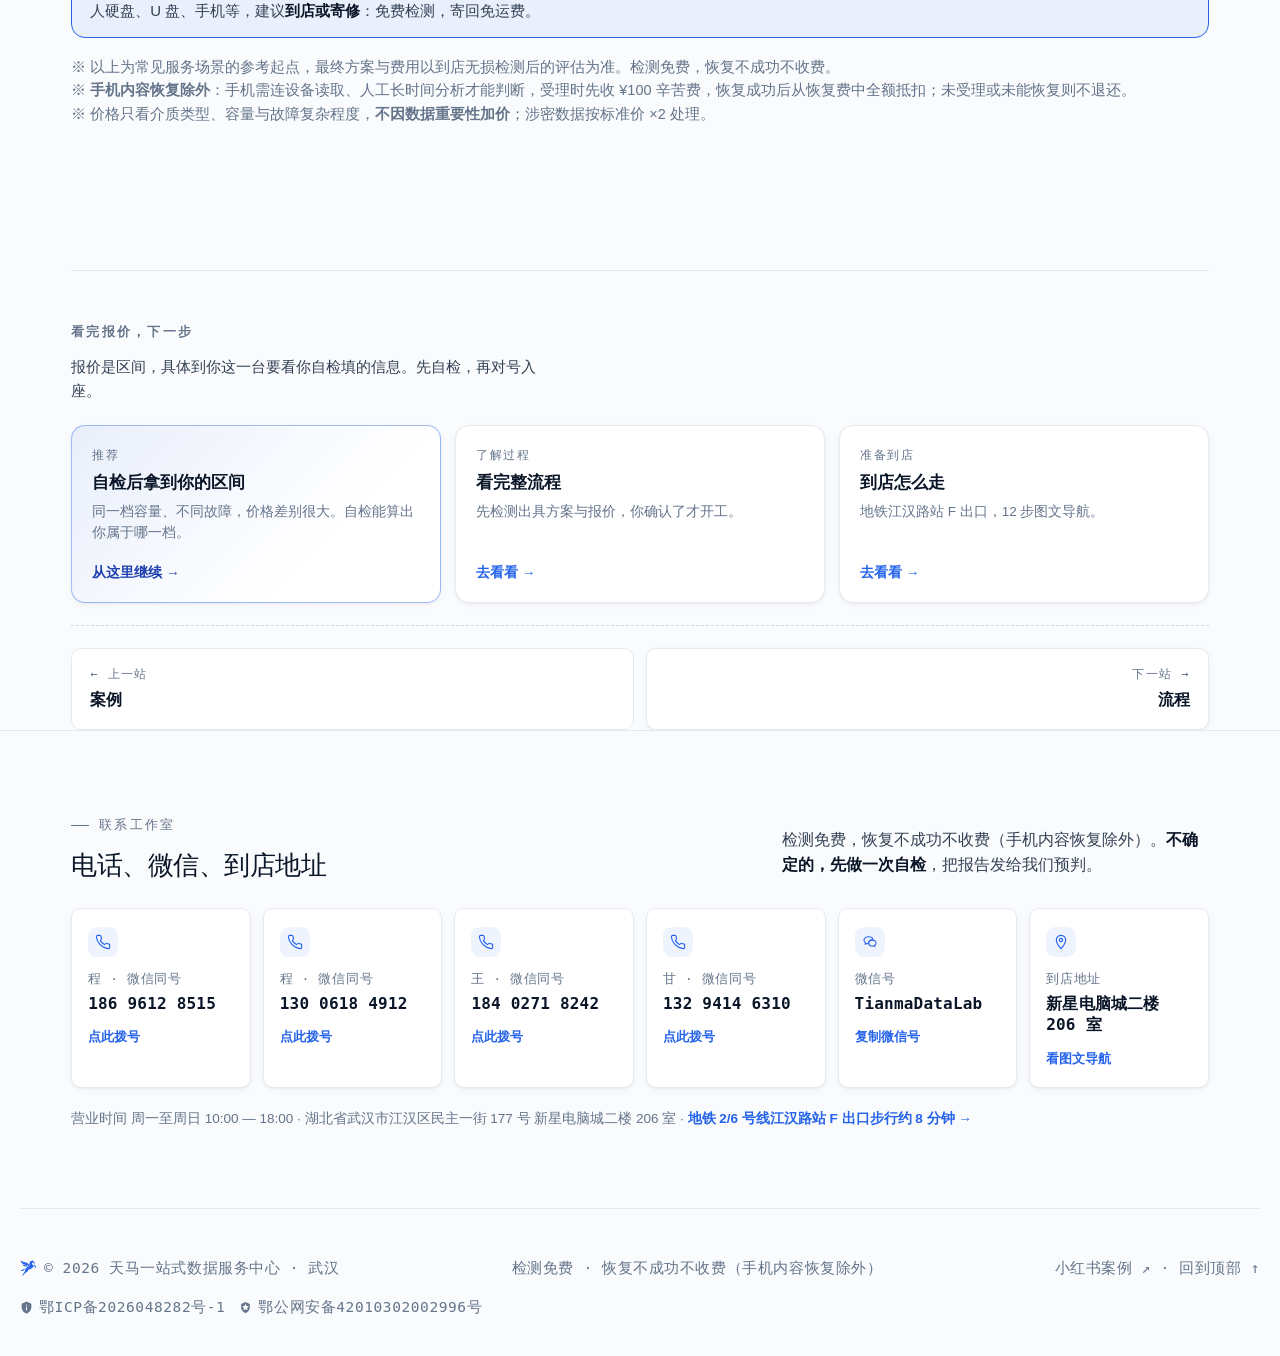
<file: pricing.html>
<!doctype html>
<html lang="zh-CN">
<head>
<meta charset="utf-8" />
<meta name="viewport" content="width=device-width,initial-scale=1,maximum-scale=1,user-scalable=no,viewport-fit=cover" />
<meta name="theme-color" content="#FAFBFC" />
<title>报价 | 武汉数据恢复价格表 - 硬盘开盘 · 叠瓦盘 · SSD · 阵列 · 数据库</title>
<meta name="description" content="武汉数据恢复报价：机械硬盘逐容量 ¥400 起、开盘换磁头 ¥800 起、叠瓦盘（SMR）、SSD / NVMe、U盘存储卡、移动硬盘、手机、监控录像、NAS / RAID 阵列、数据库与勒索病毒。检测免费，报价先行，恢复不成功不收费（手机内容恢复另收 ¥100 辛苦费，成功抵扣）。" />
<link rel="canonical" href="https://tianmahuifu.cn/pricing.html" />
<link rel="icon" type="image/svg+xml" href="logo.svg" />
<!-- 添加到主屏幕（PWA） -->
<link rel="manifest" href="manifest.webmanifest" />
<link rel="apple-touch-icon" sizes="180x180" href="apple-touch-icon.png" />
<link rel="icon" type="image/png" sizes="192x192" href="icon-192.png" />
<link rel="icon" type="image/png" sizes="512x512" href="icon-512.png" />
<!-- 微信分享 / Open Graph -->
<meta property="og:type" content="website" />
<meta property="og:site_name" content="中天数据处理服务中心" />
<meta property="og:title" content="报价 | 武汉数据恢复价格表 - 硬盘开盘 · 叠瓦盘 · SSD · 阵列 · 数据库" />
<meta property="og:description" content="武汉数据恢复报价：机械硬盘逐容量 ¥400 起、开盘换磁头 ¥800 起、叠瓦盘（SMR）、SSD / NVMe、U盘存储卡、移动硬盘、手机、监控录像、NAS / RAID 阵列、数据库与勒索病毒。检测免费，报价先行，恢复不成功不收费（手机内容恢复另收 ¥100 辛苦费，成功抵扣）。" />
<meta property="og:image" content="og-cover.jpg" />
<meta property="og:locale" content="zh_CN" />
<!-- Twitter / X -->
<meta name="twitter:card" content="summary_large_image" />
<meta name="twitter:title" content="报价 | 武汉数据恢复价格表 - 硬盘开盘 · 叠瓦盘 · SSD · 阵列 · 数据库" />
<meta name="twitter:description" content="武汉数据恢复报价：机械硬盘逐容量 ¥400 起、开盘换磁头 ¥800 起、叠瓦盘（SMR）、SSD / NVMe、U盘存储卡、移动硬盘、手机、监控录像、NAS / RAID 阵列、数据库与勒索病毒。检测免费，报价先行，恢复不成功不收费（手机内容恢复另收 ¥100 辛苦费，成功抵扣）。" />
<meta name="twitter:image" content="og-cover.jpg" />
<!-- Safari / 添加到主屏幕 -->
<meta name="apple-mobile-web-app-title" content="中天数据处理" />
<meta name="apple-mobile-web-app-capable" content="yes" />
<meta name="mobile-web-app-capable" content="yes" />
<meta name="apple-mobile-web-app-status-bar-style" content="default" />
<meta name="format-detection" content="telephone=no" />
<script>
  // 把 og:image / og:url 修正为绝对地址，便于微信/Twitter 抓取
  (function(){
    ['og:image','twitter:image'].forEach(function(k){
      var m=document.querySelector('meta[property="'+k+'"]')||document.querySelector('meta[name="'+k+'"]');
      if(m && m.content && !/^https?:/.test(m.content)) m.content=location.origin+'/'+m.content;
    });
    var u=document.querySelector('meta[property="og:url"]');
    if(!u){ u=document.createElement('meta'); u.setAttribute('property','og:url'); document.head.appendChild(u); }
    u.content=location.origin+location.pathname;
  })();
</script>
<script>
  if ('scrollRestoration' in history) history.scrollRestoration = 'manual';
  addEventListener('pageshow', function(){ if (!location.hash) window.scrollTo(0, 0); });
</script>
<link rel="stylesheet" href="assets/style.css" />
</head>
<body data-page="pricing">

<!-- NAV:START -->
<nav class="nav">
  <div class="wrap nav-inner">
    <a href="index.html" class="brand" aria-label="天马一站式数据服务中心">
      <span class="brand-mark">
        <svg viewBox="0 0 613.51 626.88" fill="currentColor"><path d="M473.36,81.74l-5.1,8.04c-1.84,4.71-3.77,9.52-4.65,14.54-8.65,49.39,40.37,77.26,35.35,125.97l49.79-37.27c7.5-3.91,15.35-4.25,22.93-.27,6.07,3.18,33.94,36.1,38.03,43,7.73,13.05,2.04,30.6-2.7,43.95-7.04,19.82-18.42,40.04-31.28,56.49-4.97-11.84-11.63-27.78-10.66-40.86,1.13-15.22,22.12-22.2,18.86-38.08-1.12-5.45-16.15-20.89-21.04-23.73-4.31-2.5-9.56-2.56-13.95-.52-5.17,2.41-16.45,17.72-21.19,22.88-25.26,27.5-51.98,53.94-83.59,74.2-35.21,22.58-74.5,37.02-115.79,44.14-9.41,23.38-20.35,46.48-35.97,66.38-28.06,35.71-59.07,47.8-95.19,71.84-31.99,21.3-36.25,34.07-56.9,63.93-16.29,23.55-38.28,44.15-67.1,50.52,4.17-12.1,5.71-28.09,12.5-39.03,4.41-7.1,12.11-8.44,18.41-13.58,19.98-16.29,22.16-43.04,31.1-64.85,6.14-14.96,22.67-24.23,33.22-36.44,33.64-38.92,16.31-74.47,34.24-116.45,21.59-50.56,75.57-74.51,125.55-88.02,2.48-11.71-3.33-25.75-10.86-34.69-25.45-30.22-88.79-39.98-126-50.98-54.35-16.06-111.07-38.18-145.03-85.97-15.92-22.4-26.23-49.49-28.56-76.99,36.9,26.43,78.9,43.58,122.25,56.5,65.64,19.57,149.04,27.46,193.3,85.32,16.32,21.34,22.95,47.69,40.9,67.84l-7.82-23.45c-13.66-45.74-1.62-95.71,30.21-130.77l-30.21,12.78c-.48.15-.49-.59-.34-1.05,1.88-5.73,19.29-23.47,24.49-28.11,22.86-20.37,51.73-31.96,82.31-34.26,8.54-8.82,16.68-18.11,27.18-24.71l-.72,39.09c5.55,3.68,11.62,6.64,16.72,11,7.97,6.83,11.84,15.74,19.52,23.13,11.96,11.5,25.84,21.67,37.64,33.43,1.46,2.47,2.65,4.44,2.59,7.42-.07,3.53-2.68,20.28-4.37,22.69-1.92,2.73-17.13,2.95-20.6,2.22-4.63-.97-8.04-6.62-11.81-9.51-13.38-10.27-23.37-7.17-37.91-10.42-17.46-3.91-27.99-19.78-27.72-37.32Z"/><path d="M314.86,257.29c-14.15-6.46-29.71-7.76-45.12-7.1-26.06,1.12-47.56,5.67-74.15.22-47.52-9.74-89.62-46.05-111.72-88.35,10.39,4.97,20.31,10.95,30.79,15.76,46.02,21.07,84.61,22.92,131.98,34.34,26.35,6.35,56.63,18.86,68.22,45.14Z"/><path d="M198.3,342.58c-35.92,16.19-48.79,56.05-81.8,76.36-35.56,21.88-80.23,17.55-116.5-.3-.06-1.05,2.54-1.25,3.28-1.33,50.7-5.76,60.6-19.95,97.31-49.82,25.22-20.52,52.44-32.87,85.88-28.35,3.6.49,9.16,1.12,11.83,3.44Z"/></svg>
      </span>
      <div>
        <div>天马一站式数据服务中心</div>
        <div class="brand-sub">Data Recovery Lab · 武汉</div>
      </div>
    </a>
    <div class="nav-links">
      <a href="services.html">服务范围</a>
      <a href="pricing.html">报价</a>
      <a href="process.html">流程</a>
      <a href="cases.html">案例</a>
      <a href="faq.html">常见问题</a>
      <a href="tools.html">工具下载</a>
      <a href="about.html">关于我们</a>
    </div>
    <a class="cta primary" href="check.html">
      <span class="dot"></span>
      开始故障自检
    </a>
    <button class="nav-burger" id="navBurger" aria-label="菜单" aria-expanded="false">
      <span></span><span></span>
    </button>
  </div>
</nav>

<div class="mobile-menu" id="mobileMenu">
  <a href="services.html">服务范围</a>
  <a href="pricing.html">报价</a>
  <a href="process.html">流程</a>
  <a href="cases.html">案例</a>
  <a href="faq.html">常见问题</a>
  <a href="tools.html">工具下载</a>
  <a href="about.html">关于我们</a>
  <a href="contact.html">联系我们</a>
  <a href="visit.html">到店怎么走</a>
  <a href="check.html" class="mm-cta">开始故障自检 →</a>
</div>
<!-- NAV:END -->

<section id="pricing">
  <div class="wrap">
    <div class="sec-head">
      <div>
        <span class="eyebrow" data-reveal>02 / 价格表</span>
        <h2 data-reveal data-reveal-delay="1" style="margin-top:18px">
          按介质与容量，<br/><span class="muted">价格清晰。</span>
        </h2>
      </div>
      <p data-reveal data-reveal-delay="2" style="max-width:46ch">
        覆盖常见存储介质与故障类型，逐容量分档列价。检测免费，确认方案后再处理；恢复不成功不收费（手机内容恢复另有 ¥100 辛苦费，成功可全额抵扣）。
      </p>
    </div>

    <div class="pricing-notes" data-reveal>
      <span class="note-chip"><b>✓</b> 检测免费</span>
      <span class="note-chip"><b>✓</b> 恢复不成功不收费（手机除外）</span>
      <span class="note-chip warn"><b>手机</b> 受理先收 ¥100 辛苦费，成功可全额抵扣</span>
      <span class="note-chip"><b>✓</b> 小红书点赞好评 · 免寄回运费</span>
      <span class="note-chip"><b>✓</b> 只看介质与故障程度，不看数据重要性加价</span>
    </div>

    <div class="price-rule" data-reveal>
      <h3>价格怎么算</h3>
      <ul>
        <li><b>逻辑 / 坏道类</b>（误删、格式化、分区丢失、坏道）— 随容量小幅递增，差别主要在扫描与镜像时间</li>
        <li><b>开盘换磁头类</b> — 递增幅度更大：盘片越多、磁头组越多、备件越贵、镜像越久</li>
        <li><b>叠瓦盘（SMR）</b> — 单独计价，技术难度显著更高，务必先确认盘型</li>
        <li><b>阵列 / NAS</b> — 按「盘数 × 单盘容量」计，不按总容量；盘序采集与只读镜像已含在内</li>
        <li><b>数据库</b> — 按库文件大小分档</li>
        <li><b>手机内容恢复</b> — 受理时先收 ¥100 辛苦费（设备读取与人工成本），<b>恢复成功可全额抵扣</b>；未受理或未能恢复则不退还</li>
        <li>表中均为「起」价，是<b>到店无损检测后的参考起点</b>；检测免费，报价先行</li>
      </ul>
    </div>

    <div class="price-wide" data-reveal data-stagger>
      <div class="ptable" id="pt-hdd">
        <div class="ptable-head"><h3>机械硬盘 HDD</h3><span>HDD</span></div>
        <table>
          <thead><tr><th>容量</th><th>逻辑 / 坏道<br>（不开盘）</th><th>磁头损坏<br>（开盘换磁头）</th></tr></thead>
          <tbody>
            <tr><td class="cap">500G</td><td class="price">¥400 起</td><td class="price">¥800 起</td></tr>
            <tr><td class="cap">1T</td><td class="price">¥500 起</td><td class="price">¥1,000 起</td></tr>
            <tr><td class="cap">2T</td><td class="price">¥600 起</td><td class="price">¥1,200 起</td></tr>
            <tr><td class="cap">3T</td><td class="price">¥700 起</td><td class="price">¥1,500 起</td></tr>
            <tr><td class="cap">4T</td><td class="price">¥800 起</td><td class="price">¥1,800 起</td></tr>
            <tr><td class="cap">6T</td><td class="price">¥900 起</td><td class="price">¥2,000 起</td></tr>
            <tr><td class="cap">8T</td><td class="price">¥1,000 起</td><td class="price">¥2,500 起</td></tr>
            <tr><td class="cap">10T 及以上</td><td class="price">¥1,100 起</td><td class="price">¥3,000 起</td></tr>
          </tbody>
        </table>
        <div class="ptable-foot">500G — 2T 是送修最集中的区间（笔记本盘 / 旧台式盘）</div>
        <div class="ptable-foot">预估周期：不开盘 1-3 工作日 · 开盘 3-7 工作日</div>
      </div>
    </div>

    <div class="price-2col" data-reveal data-stagger>
      <div class="ptable is-flag" id="pt-smr">
        <div class="ptable-head"><h3>叠瓦盘（SMR）</h3><span>SMR</span></div>
        <p class="ptable-intro">
          叠瓦盘的磁道像屋瓦一样重叠写入，容量大但改写性能差，<b>删除或覆盖后的碎片重组难度显著更高</b>。常见于 2.5″ 移动硬盘与部分大容量桌面盘。
        </p>
        <table>
          <thead><tr><th>类型</th><th>参考价</th></tr></thead>
          <tbody>
            <tr><td class="cap">1T 以内 · 逻辑恢复（误删 / 格式化）</td><td class="price">¥2,000 起</td></tr>
            <tr><td class="cap">更大容量 · 逻辑恢复</td><td class="price muted">须评估</td></tr>
            <tr><td class="cap">开盘换磁头</td><td class="price muted">须评估</td></tr>
          </tbody>
        </table>
        <div class="ptable-foot">拿不准是不是叠瓦盘？把型号发我们，或到店检测后再定 —— 别按普通盘的价格估</div>
      </div>

      <div class="ptable" id="pt-hdd-extra">
        <div class="ptable-head"><h3>另计项目</h3><span>HDD</span></div>
        <table>
          <thead><tr><th>情况</th><th>参考价</th></tr></thead>
          <tbody>
            <tr><td class="cap">盘片划伤 / 多磁头损坏</td><td class="price">¥1,500 起<small>须评估</small></td></tr>
            <tr><td class="cap">电路板烧毁（PCB / ROM）</td><td class="price">¥500 起</td></tr>
            <tr><td class="cap">电机卡死</td><td class="price">¥800 起</td></tr>
            <tr><td class="cap">二次开盘（别处开过盘）</td><td class="price">标准价 ×1.5</td></tr>
            <tr><td class="cap">涉密数据</td><td class="price">标准价 ×2</td></tr>
          </tbody>
        </table>
        <div class="ptable-foot">以 500G — 1T 主流容量为基准，随容量与盘片数上浮</div>
      </div>
    </div>

    <div class="price-2col" data-reveal data-stagger>
      <div class="ptable" id="pt-ssd">
        <div class="ptable-head"><h3>SSD 固态硬盘</h3><span>SATA</span></div>
        <table>
          <thead><tr><th>容量</th><th>认盘<br>（逻辑）</th><th>不认盘<br>（主控 / FTL）</th></tr></thead>
          <tbody>
            <tr><td class="cap">120G / 128G</td><td class="price">¥400 起</td><td class="price">¥500 起</td></tr>
            <tr><td class="cap">240G / 256G</td><td class="price">¥500 起</td><td class="price">¥650 起</td></tr>
            <tr><td class="cap">480G / 512G</td><td class="price">¥600 起</td><td class="price">¥800 起</td></tr>
            <tr><td class="cap">1T</td><td class="price">¥800 起</td><td class="price">¥1,000 起</td></tr>
            <tr><td class="cap">2T</td><td class="price">¥900 起</td><td class="price">¥1,200 起</td></tr>
          </tbody>
        </table>
        <div class="ptable-foot">预估周期：认盘 1-3 工作日 · 不认盘 3-7 工作日</div>
      </div>

      <div class="ptable" id="pt-nvme">
        <div class="ptable-head"><h3>NVMe 固态（M.2）</h3><span>NVMe</span></div>
        <table>
          <thead><tr><th>类型</th><th>参考价</th></tr></thead>
          <tbody>
            <tr><td class="cap">掉盘 / 逻辑类</td><td class="price">¥500 起</td></tr>
            <tr><td class="cap">256G 不认盘</td><td class="price">¥700 起</td></tr>
            <tr><td class="cap">512G 不认盘</td><td class="price">¥800 起</td></tr>
            <tr><td class="cap">1T 不认盘</td><td class="price">¥1,000 起</td></tr>
            <tr><td class="cap">2T 不认盘</td><td class="price">¥1,200 起</td></tr>
          </tbody>
        </table>
        <div class="ptable-foot">自有 NVMe 专业读取设备 · 支持主流主控</div>
      </div>
    </div>

    <div class="price-2col" data-reveal data-stagger>
      <div class="ptable" id="pt-usb">
        <div class="ptable-head"><h3>U盘 / SD 卡</h3><span>USB / Flash</span></div>
        <table>
          <thead><tr><th>容量</th><th>逻辑 / 软件</th><th>物理 / 芯片级</th></tr></thead>
          <tbody>
            <tr><td class="cap">8G 及以下</td><td class="price">¥350 起</td><td class="price">¥350 起</td></tr>
            <tr><td class="cap">16G</td><td class="price">¥400 起</td><td class="price">¥500 起</td></tr>
            <tr><td class="cap">32G</td><td class="price">¥400 起</td><td class="price">¥500 起</td></tr>
            <tr><td class="cap">64G</td><td class="price">¥500 起</td><td class="price">¥600 起</td></tr>
            <tr><td class="cap">128G</td><td class="price">¥600 起</td><td class="price">¥800 起</td></tr>
            <tr><td class="cap">256G</td><td class="price">¥700 起</td><td class="price">¥1,000 起</td></tr>
            <tr><td class="cap">512G 及以上</td><td class="price">¥800 起</td><td class="price">¥1,200 起</td></tr>
          </tbody>
        </table>
        <div class="ptable-foot">芯片级处理含拆焊、读晶圆、重组等工序，不是软件扫一扫能比的</div>
      </div>

      <div class="ptable" id="pt-move">
        <div class="ptable-head"><h3>移动硬盘</h3><span>Portable HDD</span></div>
        <table>
          <thead><tr><th>容量</th><th>逻辑<br>（普通盘）</th><th>开盘<br>换磁头</th><th>叠瓦盘<br>逻辑</th></tr></thead>
          <tbody>
            <tr><td class="cap">500G</td><td class="price">¥400 起</td><td class="price">¥800 起</td><td class="price muted">须评估</td></tr>
            <tr><td class="cap">1T</td><td class="price">¥500 起</td><td class="price">¥1,000 起</td><td class="price">¥2,000 起</td></tr>
            <tr><td class="cap">2T</td><td class="price">¥600 起</td><td class="price">¥1,200 起</td><td class="price muted">须评估</td></tr>
            <tr><td class="cap">4T</td><td class="price">¥800 起</td><td class="price">¥1,800 起</td><td class="price muted">须评估</td></tr>
            <tr><td class="cap">5T 及以上</td><td class="price">¥900 起</td><td class="price muted">须评估</td><td class="price muted">须评估</td></tr>
          </tbody>
        </table>
        <div class="ptable-foot">2.5″ 移动硬盘是叠瓦盘重灾区 —— 型号发我们先查</div>
        <div class="ptable-foot">一体式（USB 焊死在主板上）加收 ¥100 起</div>
      </div>
    </div>

    <div class="price-2col" data-reveal data-stagger>
      <div class="ptable" id="pt-mobile">
        <div class="ptable-head"><h3>手机内容恢复</h3><span>MOBILE</span></div>
        <table>
          <thead><tr><th>容量</th><th>参考价</th></tr></thead>
          <tbody>
            <tr><td class="cap">64G 及以下</td><td class="price">¥800 起</td></tr>
            <tr><td class="cap">128G</td><td class="price">¥900 起</td></tr>
            <tr><td class="cap">256G</td><td class="price">¥1,100 起</td></tr>
            <tr><td class="cap">512G 及以上</td><td class="price">¥1,400 起</td></tr>
            <tr><td class="cap">不开机的手机</td><td class="price muted">暂不受理</td></tr>
            <tr class="fee-row"><td class="cap">受理时先收辛苦费<small>设备读取与人工成本</small></td><td class="price">¥100<small>不成功不退</small></td></tr>
          </tbody>
        </table>
        <div class="ptable-foot">照片 / 视频 / 聊天记录 / 通讯录 · 常规周期 2-5 工作日</div>
        <div class="ptable-foot">手机恢复需用设备读取、并人工长时间分析，<b>受理时先收 ¥100 辛苦费</b>：恢复成功可全额抵扣恢复费；未受理或未能恢复则不退还</div>
      </div>

      <div class="ptable" id="pt-dvr">
        <div class="ptable-head"><h3>监控录像 DVR / NVR</h3><span>VIDEO</span></div>
        <table>
          <thead><tr><th>容量</th><th>逻辑</th><th>物理</th></tr></thead>
          <tbody>
            <tr><td class="cap">1T</td><td class="price">¥300 起</td><td class="price">¥600 起</td></tr>
            <tr><td class="cap">2T</td><td class="price">¥400 起</td><td class="price">¥750 起</td></tr>
            <tr><td class="cap">4T</td><td class="price">¥500 起</td><td class="price">¥900 起</td></tr>
            <tr><td class="cap">6T</td><td class="price">¥500 起</td><td class="price">¥1,100 起</td></tr>
            <tr><td class="cap">8T 及以上</td><td class="price">¥600 起</td><td class="price">¥1,300 起</td></tr>
          </tbody>
        </table>
        <div class="ptable-foot">监控专用盘碎片重组 · 可按时间段提取</div>
      </div>
    </div>

    <div class="price-wide" data-reveal data-stagger>
      <div class="ptable" id="pt-nas">
        <div class="ptable-head">
          <div>
            <h3>NAS / RAID 阵列 / 服务器</h3>
            <p class="ptable-sub">按「盘数 × 单盘容量」计价，不按总容量 · 盘序采集与只读镜像已含在内</p>
          </div>
          <span>RAID</span>
        </div>
        <table>
          <thead><tr><th>盘数</th><th>典型场景</th><th>参考价</th></tr></thead>
          <tbody>
            <tr><td class="cap">2 盘</td><td class="cap">RAID 0 / 1</td><td class="price">¥2,000 起</td></tr>
            <tr><td class="cap">3 — 4 盘</td><td class="cap">RAID 5</td><td class="price">¥2,000 起</td></tr>
            <tr><td class="cap">5 盘</td><td class="cap">RAID 5</td><td class="price">¥2,500 起</td></tr>
            <tr><td class="cap">6 盘</td><td class="cap">RAID 5 / 6</td><td class="price">¥3,000 起</td></tr>
            <tr><td class="cap">8 盘</td><td class="cap">RAID 5 / 6</td><td class="price">¥4,000 起</td></tr>
            <tr><td class="cap">8 盘以上 / 服务器 / 虚拟化</td><td class="cap">—</td><td class="price muted">须评估</td></tr>
            <tr><td class="cap">HP 双循环等特殊阵列</td><td class="cap">—</td><td class="price">¥2,000 起</td></tr>
            <tr><td class="cap">NAS（群晖 / 威联通等）</td><td class="cap">—</td><td class="price">¥1,500 起</td></tr>
          </tbody>
        </table>
        <div class="ptable-foot">单盘容量超过 1T，每盘 ¥750 起（须确认）</div>
        <div class="ptable-foot">盘片划伤或多盘物理故障，叠加开盘费</div>
      </div>
    </div>

    <div class="price-wide" data-reveal data-stagger>
      <div class="ptable" id="pt-db">
        <div class="ptable-head">
          <div>
            <h3>数据库 / 加密盘 / 勒索病毒</h3>
            <p class="ptable-sub">MySQL · SQL Server · Oracle · SQLite · PostgreSQL</p>
          </div>
          <span>DATABASE</span>
        </div>
        <table>
          <thead><tr><th>库文件大小 / 情况</th><th>参考价</th></tr></thead>
          <tbody>
            <tr><td class="cap">10GB 以下（库损坏 / 误删 / 置疑 / 服务起不来）</td><td class="price">¥1,000 起</td></tr>
            <tr><td class="cap">10 — 50GB</td><td class="price">¥1,500 起</td></tr>
            <tr><td class="cap">50 — 200GB</td><td class="price">¥2,500 起</td></tr>
            <tr><td class="cap">200GB 以上</td><td class="price">¥4,000 起<small>须评估</small></td></tr>
            <tr><td class="cap">数据库 + 物理盘故障（需先开盘）</td><td class="price">开盘费 + 数据库费，合计计</td></tr>
            <tr><td class="cap">勒索病毒加密</td><td class="price">¥3,000 起<small>按库大小上浮</small></td></tr>
            <tr><td class="cap">加密盘（BitLocker / VeraCrypt 等）</td><td class="price">¥600 起</td></tr>
          </tbody>
        </table>
        <div class="ptable-foot">全程在只读镜像副本上操作，不改动原盘数据</div>
        <div class="ptable-foot">常规周期：预计 3-7 工作日 · 大库须评估</div>
      </div>
    </div>

    <div class="price-2col" data-reveal data-stagger>
      <div class="ptable" id="pt-other">
        <div class="ptable-head"><h3>其他介质</h3><span>OTHERS</span></div>
        <table>
          <thead><tr><th>类型</th><th>参考价</th></tr></thead>
          <tbody>
            <tr><td class="cap">行车记录仪 / 执法记录仪</td><td class="price">¥300 起</td></tr>
            <tr><td class="cap">光盘（CD / DVD）</td><td class="price">¥400 起</td></tr>
            <tr><td class="cap">数据安全擦除（按容量）</td><td class="price">¥200 起</td></tr>
            <tr><td class="cap">软盘 / 磁带 / 老式存储介质</td><td class="price muted">须评估</td></tr>
          </tbody>
        </table>
        <div class="ptable-foot">不常见介质请先电话或微信说明，我们确认能不能做</div>
      </div>

      <div class="ptable" id="pt-addon">
        <div class="ptable-head"><h3>增值服务</h3><span>ADD-ON</span></div>
        <table>
          <thead><tr><th>服务</th><th>费用</th></tr></thead>
          <tbody>
            <tr><td class="cap">工程师携设备上门处理<small>服务器 / 阵列 / 监控等不便搬运的场景</small></td><td class="price">¥2,000 服务费<small>恢复费另计</small></td></tr>
            <tr><td class="cap">加急（24 — 48 小时）</td><td class="price">标准价 +30%<small>需预付</small></td></tr>
            <tr><td class="cap">全国寄修</td><td class="price">免寄回运费</td></tr>
          </tbody>
        </table>
        <div class="ptable-foot">个人设备建议到店或寄修 —— 免费检测，寄回免运费</div>
      </div>
    </div>

    <div class="onsite-note" data-reveal>
      <b>上门服务</b> 工程师携专业设备上门处理，适合<b>服务器 / 阵列 / 监控</b>等不便搬运的场景 —— <b>上门服务费 ¥2,000</b>，数据恢复费用另计（以现场无损检测后的评估为准）。个人硬盘、U 盘、手机等，建议<b>到店或寄修</b>：免费检测，寄回免运费。
    </div>

    <p class="muted" style="margin-top:18px;font-size:14.5px">
      ※ 以上为常见服务场景的参考起点，最终方案与费用以到店无损检测后的评估为准。检测免费，恢复不成功不收费。<br/>
      ※ <b>手机内容恢复除外</b>：手机需连设备读取、人工长时间分析才能判断，受理时先收 ¥100 辛苦费，恢复成功后从恢复费中全额抵扣；未受理或未能恢复则不退还。<br/>
      ※ 价格只看介质类型、容量与故障复杂程度，<b>不因数据重要性加价</b>；涉密数据按标准价 ×2 处理。
    </p>
  </div>
</section>

<!-- NEXT-START -->
<div class="wrap"><div class="next-steps" id="nextSteps" data-reveal></div></div>
<!-- NEXT-END -->

<!-- CONTACT:START -->
<!--
  公共联系方式条（单一来源）
  改电话 / 微信号只改本文件，然后跑 `node tools/sync-chrome.mjs` 同步到全站。
  contact.html 与 visit.html 不注入本区块（自带更完整版本）。

  可点击性是硬要求：
  - 电话用 <a href="tel:+86…">  → 手机点一下直接拨号（href 里不能有空格）
  - 微信号用 <button data-copy> → 复制到剪贴板（桌面端 weixin:// 不生效，复制最稳）
  - 地址指向 visit.html 图文导航
-->
<section class="cstrip" aria-label="联系方式">
  <div class="wrap">
    <div class="cstrip-top">
      <div>
        <span class="eyebrow">联系工作室</span>
        <h3>电话、微信、到店地址</h3>
      </div>
      <p class="cstrip-lead">
        检测免费，恢复不成功不收费（手机内容恢复除外）。<b>不确定的，先做一次自检</b>，把报告发给我们预判。
      </p>
    </div>

    <div class="cs-grid">
      <a class="cs-card" href="tel:+8618696128515">
        <span class="cs-ic" aria-hidden="true"><svg viewBox="0 0 24 24" fill="none"><path d="M22 16.92v3a2 2 0 0 1-2.18 2 19.79 19.79 0 0 1-8.63-3.07 19.5 19.5 0 0 1-6-6 19.79 19.79 0 0 1-3.07-8.67A2 2 0 0 1 4.11 2h3a2 2 0 0 1 2 1.72c.12.86.31 1.7.57 2.5a2 2 0 0 1-.45 2.11L8.09 9.91a16 16 0 0 0 6 6l1.58-1.14a2 2 0 0 1 2.11-.45c.8.26 1.64.45 2.5.57A2 2 0 0 1 22 16.92z" stroke="currentColor" stroke-width="1.7" stroke-linecap="round" stroke-linejoin="round"/></svg></span>
        <span class="cs-k">程 · 微信同号</span>
        <b class="cs-v">186 9612 8515</b>
        <span class="cs-go">点此拨号</span>
      </a>

      <a class="cs-card" href="tel:+8613006184912">
        <span class="cs-ic" aria-hidden="true"><svg viewBox="0 0 24 24" fill="none"><path d="M22 16.92v3a2 2 0 0 1-2.18 2 19.79 19.79 0 0 1-8.63-3.07 19.5 19.5 0 0 1-6-6 19.79 19.79 0 0 1-3.07-8.67A2 2 0 0 1 4.11 2h3a2 2 0 0 1 2 1.72c.12.86.31 1.7.57 2.5a2 2 0 0 1-.45 2.11L8.09 9.91a16 16 0 0 0 6 6l1.58-1.14a2 2 0 0 1 2.11-.45c.8.26 1.64.45 2.5.57A2 2 0 0 1 22 16.92z" stroke="currentColor" stroke-width="1.7" stroke-linecap="round" stroke-linejoin="round"/></svg></span>
        <span class="cs-k">程 · 微信同号</span>
        <b class="cs-v">130 0618 4912</b>
        <span class="cs-go">点此拨号</span>
      </a>

      <a class="cs-card" href="tel:+8618402718242">
        <span class="cs-ic" aria-hidden="true"><svg viewBox="0 0 24 24" fill="none"><path d="M22 16.92v3a2 2 0 0 1-2.18 2 19.79 19.79 0 0 1-8.63-3.07 19.5 19.5 0 0 1-6-6 19.79 19.79 0 0 1-3.07-8.67A2 2 0 0 1 4.11 2h3a2 2 0 0 1 2 1.72c.12.86.31 1.7.57 2.5a2 2 0 0 1-.45 2.11L8.09 9.91a16 16 0 0 0 6 6l1.58-1.14a2 2 0 0 1 2.11-.45c.8.26 1.64.45 2.5.57A2 2 0 0 1 22 16.92z" stroke="currentColor" stroke-width="1.7" stroke-linecap="round" stroke-linejoin="round"/></svg></span>
        <span class="cs-k">王 · 微信同号</span>
        <b class="cs-v">184 0271 8242</b>
        <span class="cs-go">点此拨号</span>
      </a>

      <a class="cs-card" href="tel:+8613294146310">
        <span class="cs-ic" aria-hidden="true"><svg viewBox="0 0 24 24" fill="none"><path d="M22 16.92v3a2 2 0 0 1-2.18 2 19.79 19.79 0 0 1-8.63-3.07 19.5 19.5 0 0 1-6-6 19.79 19.79 0 0 1-3.07-8.67A2 2 0 0 1 4.11 2h3a2 2 0 0 1 2 1.72c.12.86.31 1.7.57 2.5a2 2 0 0 1-.45 2.11L8.09 9.91a16 16 0 0 0 6 6l1.58-1.14a2 2 0 0 1 2.11-.45c.8.26 1.64.45 2.5.57A2 2 0 0 1 22 16.92z" stroke="currentColor" stroke-width="1.7" stroke-linecap="round" stroke-linejoin="round"/></svg></span>
        <span class="cs-k">甘 · 微信同号</span>
        <b class="cs-v">132 9414 6310</b>
        <span class="cs-go">点此拨号</span>
      </a>

      <button class="cs-card js-copy" type="button" data-copy="TianmaDataLab" title="复制微信号 TianmaDataLab" aria-label="复制微信号 TianmaDataLab">
        <span class="cs-ic" aria-hidden="true"><svg viewBox="0 0 24 24" fill="none"><path d="M9.5 4C5.9 4 3 6.4 3 9.4c0 1.7.9 3.2 2.4 4.2l-.6 1.9 2.2-1.1c.7.2 1.5.3 2.3.3h.4a5 5 0 0 1-.1-1c0-3 2.9-5.4 6.5-5.4h.5C16.2 5.8 13.2 4 9.5 4Z" stroke="currentColor" stroke-width="1.6" stroke-linejoin="round"/><path d="M21 13.7c0-2.4-2.4-4.4-5.4-4.4s-5.4 2-5.4 4.4 2.4 4.4 5.4 4.4c.7 0 1.3-.1 1.9-.3l1.8.9-.5-1.6c1.4-.8 2.2-2 2.2-3.4Z" stroke="currentColor" stroke-width="1.6" stroke-linejoin="round"/></svg></span>
        <span class="cs-k">微信号</span>
        <b class="cs-v">TianmaDataLab</b>
        <span class="cs-go">复制微信号</span>
        <span class="copy-tip">已复制</span>
      </button>

      <a class="cs-card" href="visit.html">
        <span class="cs-ic" aria-hidden="true"><svg viewBox="0 0 24 24" fill="none"><path d="M12 22s7-7.58 7-13a7 7 0 0 0-14 0c0 5.42 7 13 7 13z" stroke="currentColor" stroke-width="1.7" stroke-linejoin="round"/><circle cx="12" cy="9" r="2.5" stroke="currentColor" stroke-width="1.7"/></svg></span>
        <span class="cs-k">到店地址</span>
        <b class="cs-v">新星电脑城二楼 206 室</b>
        <span class="cs-go">看图文导航</span>
      </a>
    </div>

    <p class="cstrip-foot">
      营业时间 周一至周日 10:00 — 18:00 · 湖北省武汉市江汉区民主一街 177 号 新星电脑城二楼 206 室 ·
      <a href="visit.html">地铁 2/6 号线江汉路站 F 出口步行约 8 分钟 →</a>
    </p>
  </div>
</section>
<!-- CONTACT:END -->

<!-- FOOTER:START -->
<footer class="wrap foot">
  <span style="display:inline-flex;align-items:center;gap:8px"><svg viewBox="0 0 613.51 626.88" fill="currentColor" style="width:16px;height:16px;color:var(--accent)" aria-hidden="true"><path d="M473.36,81.74l-5.1,8.04c-1.84,4.71-3.77,9.52-4.65,14.54-8.65,49.39,40.37,77.26,35.35,125.97l49.79-37.27c7.5-3.91,15.35-4.25,22.93-.27,6.07,3.18,33.94,36.1,38.03,43,7.73,13.05,2.04,30.6-2.7,43.95-7.04,19.82-18.42,40.04-31.28,56.49-4.97-11.84-11.63-27.78-10.66-40.86,1.13-15.22,22.12-22.2,18.86-38.08-1.12-5.45-16.15-20.89-21.04-23.73-4.31-2.5-9.56-2.56-13.95-.52-5.17,2.41-16.45,17.72-21.19,22.88-25.26,27.5-51.98,53.94-83.59,74.2-35.21,22.58-74.5,37.02-115.79,44.14-9.41,23.38-20.35,46.48-35.97,66.38-28.06,35.71-59.07,47.8-95.19,71.84-31.99,21.3-36.25,34.07-56.9,63.93-16.29,23.55-38.28,44.15-67.1,50.52,4.17-12.1,5.71-28.09,12.5-39.03,4.41-7.1,12.11-8.44,18.41-13.58,19.98-16.29,22.16-43.04,31.1-64.85,6.14-14.96,22.67-24.23,33.22-36.44,33.64-38.92,16.31-74.47,34.24-116.45,21.59-50.56,75.57-74.51,125.55-88.02,2.48-11.71-3.33-25.75-10.86-34.69-25.45-30.22-88.79-39.98-126-50.98-54.35-16.06-111.07-38.18-145.03-85.97-15.92-22.4-26.23-49.49-28.56-76.99,36.9,26.43,78.9,43.58,122.25,56.5,65.64,19.57,149.04,27.46,193.3,85.32,16.32,21.34,22.95,47.69,40.9,67.84l-7.82-23.45c-13.66-45.74-1.62-95.71,30.21-130.77l-30.21,12.78c-.48.15-.49-.59-.34-1.05,1.88-5.73,19.29-23.47,24.49-28.11,22.86-20.37,51.73-31.96,82.31-34.26,8.54-8.82,16.68-18.11,27.18-24.71l-.72,39.09c5.55,3.68,11.62,6.64,16.72,11,7.97,6.83,11.84,15.74,19.52,23.13,11.96,11.5,25.84,21.67,37.64,33.43,1.46,2.47,2.65,4.44,2.59,7.42-.07,3.53-2.68,20.28-4.37,22.69-1.92,2.73-17.13,2.95-20.6,2.22-4.63-.97-8.04-6.62-11.81-9.51-13.38-10.27-23.37-7.17-37.91-10.42-17.46-3.91-27.99-19.78-27.72-37.32Z"/><path d="M314.86,257.29c-14.15-6.46-29.71-7.76-45.12-7.1-26.06,1.12-47.56,5.67-74.15.22-47.52-9.74-89.62-46.05-111.72-88.35,10.39,4.97,20.31,10.95,30.79,15.76,46.02,21.07,84.61,22.92,131.98,34.34,26.35,6.35,56.63,18.86,68.22,45.14Z"/><path d="M198.3,342.58c-35.92,16.19-48.79,56.05-81.8,76.36-35.56,21.88-80.23,17.55-116.5-.3-.06-1.05,2.54-1.25,3.28-1.33,50.7-5.76,60.6-19.95,97.31-49.82,25.22-20.52,52.44-32.87,85.88-28.35,3.6.49,9.16,1.12,11.83,3.44Z"/></svg>© 2026 天马一站式数据服务中心 · 武汉</span>
  <span class="muted">检测免费 · 恢复不成功不收费（手机内容恢复除外）</span>
  <span><a href="https://www.xiaohongshu.com/user/profile/6419c1c6000000000b0143d8" target="_blank" rel="noopener">小红书案例 ↗</a> · <a href="index.html">回到顶部 ↑</a></span>
  <span style="display:inline-flex;align-items:center;gap:14px;flex-wrap:wrap">
    <a href="https://beian.miit.gov.cn/" target="_blank" rel="noopener noreferrer" style="display:inline-flex;align-items:center;gap:6px">
      <svg viewBox="0 0 24 24" width="13" height="13" fill="currentColor" aria-hidden="true"><path d="M12 1 3 5v6c0 5.55 3.84 10.74 9 12 5.16-1.26 9-6.45 9-12V5l-9-4Zm-1 6h2v2h-2V7Zm0 4h2v6h-2v-6Z"/></svg>
      鄂ICP备2026048282号-1
    </a>
    <a href="https://beian.mps.gov.cn/#/query/webSearch?code=42010302002996" target="_blank" rel="noopener noreferrer" style="display:inline-flex;align-items:center;gap:6px">
      <svg viewBox="0 0 24 24" width="13" height="13" fill="currentColor" aria-hidden="true"><path d="M12 2 4 5.5v5.9c0 4.9 3.3 9.4 8 10.6 4.7-1.2 8-5.7 8-10.6V5.5L12 2Zm0 3.2 1.9 3.9 4.3.6-3.1 3 .7 4.3-3.8-2-3.8 2 .7-4.3-3.1-3 4.3-.6L12 5.2Z"/></svg>
      鄂公网安备42010302002996号
    </a>
  </span>
</footer>

<div class="qr-lightbox" id="qrLightbox" role="dialog" aria-label="微信二维码大图">
  <div class="qr-lightbox-inner">
    <img src="wechat-qr.jpg" alt="微信好友码大图"/>
    <p class="qr-tip">长按二维码 · 在微信中「识别」即可发送好友申请</p>
    <p class="qr-id">微信号：TianmaDataLab</p>
    <a class="qr-deeplink" id="qrDeeplink" href="weixin://contacts/profile/TianmaDataLab">已安装微信？点此直接打开</a>
    <button class="qr-close" type="button" id="qrClose">关闭</button>
  </div>
</div>

<div class="fab" id="fab" aria-label="快速咨询">
  <button class="fab-main" id="fabMain" aria-expanded="false" aria-controls="fabMenu" type="button">
    <svg viewBox="0 0 24 24" fill="none" aria-hidden="true"><path d="M21 11.5a8.38 8.38 0 0 1-.9 3.8 8.5 8.5 0 0 1-7.6 4.7 8.38 8.38 0 0 1-3.8-.9L3 21l1.9-5.7a8.38 8.38 0 0 1-.9-3.8 8.5 8.5 0 0 1 4.7-7.6 8.38 8.38 0 0 1 3.8-.9h.5a8.48 8.48 0 0 1 8 8v.5z" stroke="currentColor" stroke-width="1.8" stroke-linecap="round" stroke-linejoin="round"/></svg>
    立即咨询
  </button>
  <div class="fab-menu" id="fabMenu">
    <button class="fab-item" type="button" data-fab-addfriend data-weixin="weixin://contacts/profile/TianmaDataLab">
      <svg viewBox="0 0 24 24" fill="none" aria-hidden="true"><path d="M16 21v-2a4 4 0 0 0-4-4H5a4 4 0 0 0-4 4v2" stroke="currentColor" stroke-width="1.8" stroke-linecap="round" stroke-linejoin="round"/><circle cx="8.5" cy="7" r="4" stroke="currentColor" stroke-width="1.8"/><line x1="20" y1="8" x2="20" y2="14" stroke="currentColor" stroke-width="1.8" stroke-linecap="round"/><line x1="23" y1="11" x2="17" y2="11" stroke="currentColor" stroke-width="1.8" stroke-linecap="round"/></svg>
      微信加好友 · 立即聊
    </button>
    <a class="fab-item" href="tel:18402718242">
      <svg viewBox="0 0 24 24" fill="none" aria-hidden="true"><path d="M22 16.92v3a2 2 0 0 1-2.18 2 19.79 19.79 0 0 1-8.63-3.07 19.5 19.5 0 0 1-6-6 19.79 19.79 0 0 1-3.07-8.67A2 2 0 0 1 4.11 2h3a2 2 0 0 1 2 1.72c.12.86.31 1.7.57 2.5a2 2 0 0 1-.45 2.11L8.09 9.91a16 16 0 0 0 6 6l1.58-1.14a2 2 0 0 1 2.11-.45c.8.26 1.64.45 2.5.57A2 2 0 0 1 22 16.92z" stroke="currentColor" stroke-width="1.8" stroke-linecap="round" stroke-linejoin="round"/></svg>
      电话 184 0271 8242
    </a>
  </div>
</div>
<!-- FOOTER:END -->

<script src="assets/app.js"></script>
</body>
</html>
</file>
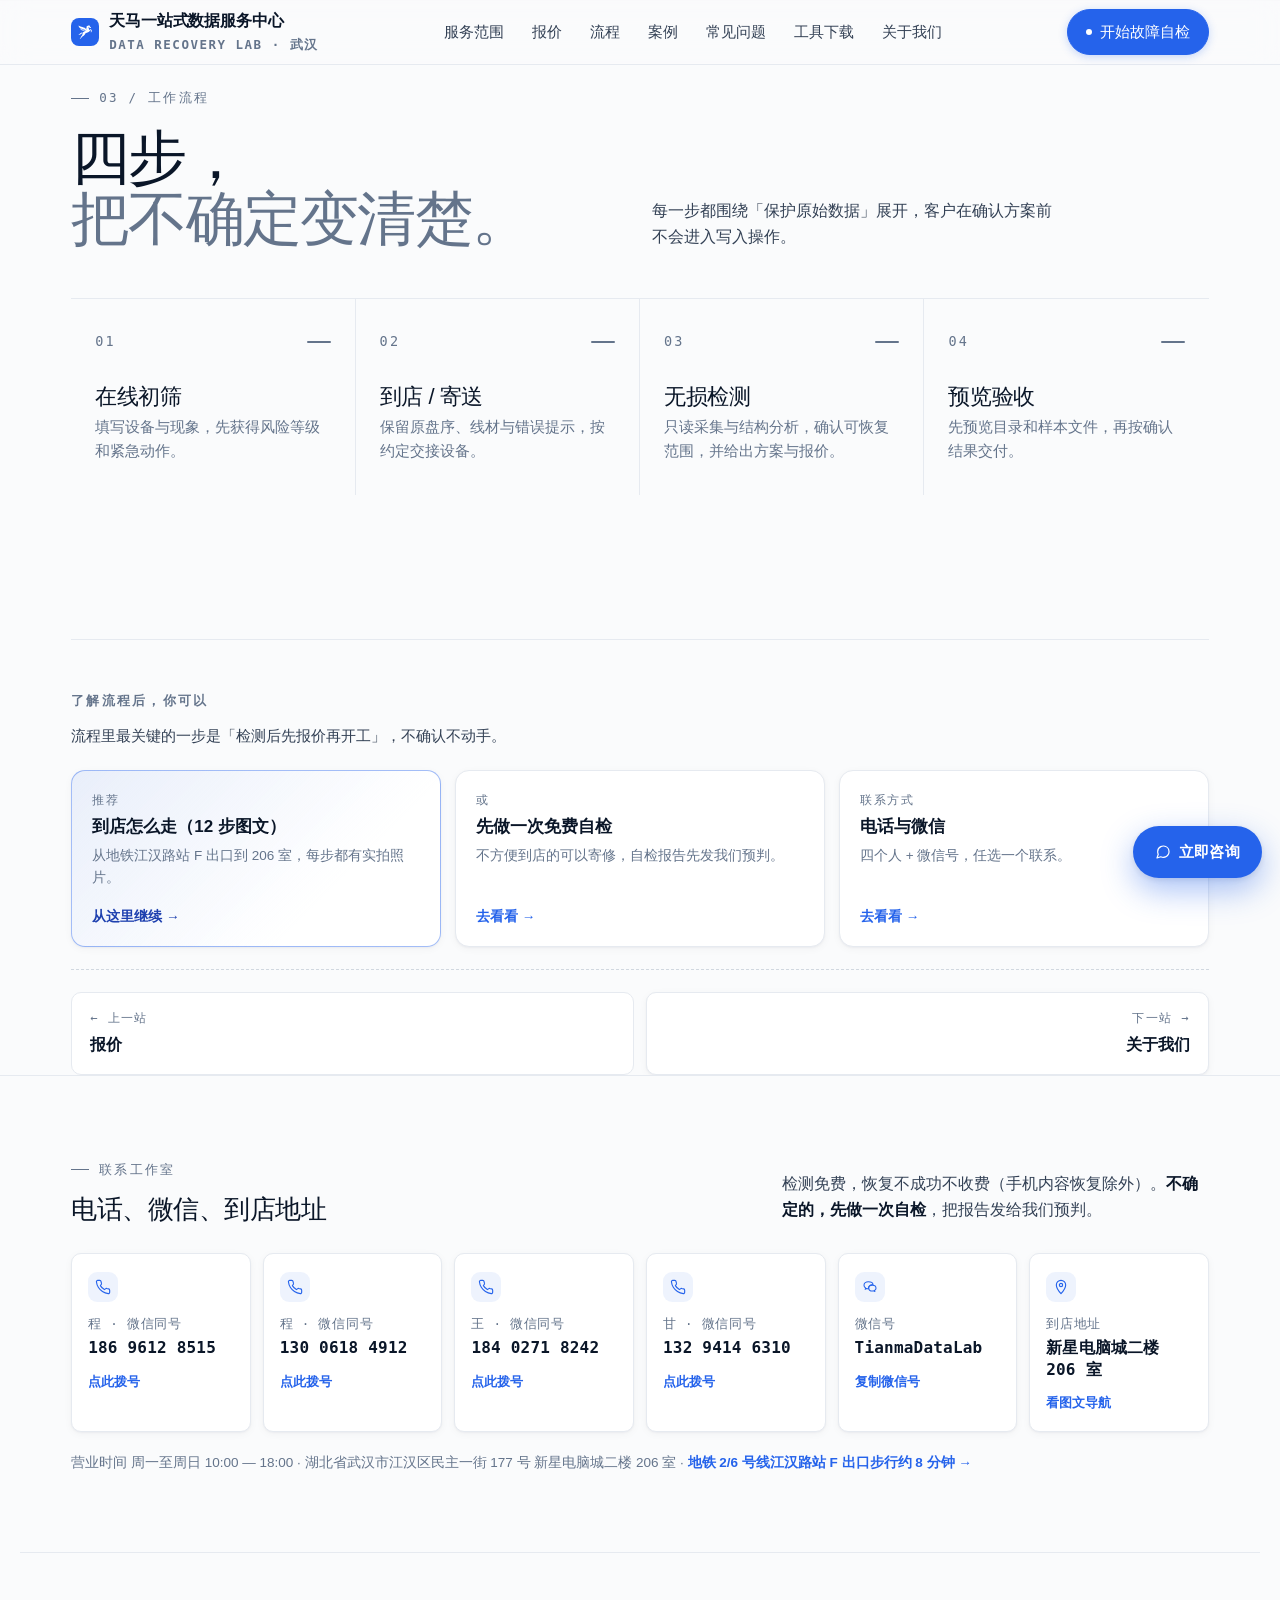
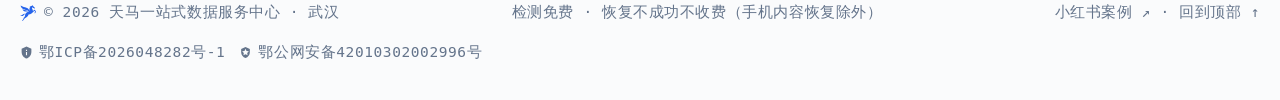
<file: process.html>
<!doctype html>
<html lang="zh-CN">
<head>
<meta charset="utf-8" />
<meta name="viewport" content="width=device-width,initial-scale=1,maximum-scale=1,user-scalable=no,viewport-fit=cover" />
<meta name="theme-color" content="#FAFBFC" />
<title>工作流程 | 数据恢复怎么做 - 检测、报价、恢复、交付全程说明</title>
<meta name="description" content="天马数据恢复完整工作流程：在线初筛 → 到店 / 寄送 → 无损检测 → 预览验收。每一步都可解释，确认方案前不写入原盘。" />
<link rel="canonical" href="https://tianmahuifu.cn/process.html" />
<link rel="icon" type="image/svg+xml" href="logo.svg" />
<!-- 添加到主屏幕（PWA） -->
<link rel="manifest" href="manifest.webmanifest" />
<link rel="apple-touch-icon" sizes="180x180" href="apple-touch-icon.png" />
<link rel="icon" type="image/png" sizes="192x192" href="icon-192.png" />
<link rel="icon" type="image/png" sizes="512x512" href="icon-512.png" />
<!-- 微信分享 / Open Graph -->
<meta property="og:type" content="website" />
<meta property="og:site_name" content="中天数据处理服务中心" />
<meta property="og:title" content="工作流程 | 数据恢复怎么做 - 检测、报价、恢复、交付全程说明" />
<meta property="og:description" content="天马数据恢复完整工作流程：在线初筛 → 到店 / 寄送 → 无损检测 → 预览验收。每一步都可解释，确认方案前不写入原盘。" />
<meta property="og:image" content="og-cover.jpg" />
<meta property="og:locale" content="zh_CN" />
<!-- Twitter / X -->
<meta name="twitter:card" content="summary_large_image" />
<meta name="twitter:title" content="工作流程 | 数据恢复怎么做 - 检测、报价、恢复、交付全程说明" />
<meta name="twitter:description" content="天马数据恢复完整工作流程：在线初筛 → 到店 / 寄送 → 无损检测 → 预览验收。每一步都可解释，确认方案前不写入原盘。" />
<meta name="twitter:image" content="og-cover.jpg" />
<!-- Safari / 添加到主屏幕 -->
<meta name="apple-mobile-web-app-title" content="中天数据处理" />
<meta name="apple-mobile-web-app-capable" content="yes" />
<meta name="mobile-web-app-capable" content="yes" />
<meta name="apple-mobile-web-app-status-bar-style" content="default" />
<meta name="format-detection" content="telephone=no" />
<script>
  // 把 og:image / og:url 修正为绝对地址，便于微信/Twitter 抓取
  (function(){
    ['og:image','twitter:image'].forEach(function(k){
      var m=document.querySelector('meta[property="'+k+'"]')||document.querySelector('meta[name="'+k+'"]');
      if(m && m.content && !/^https?:/.test(m.content)) m.content=location.origin+'/'+m.content;
    });
    var u=document.querySelector('meta[property="og:url"]');
    if(!u){ u=document.createElement('meta'); u.setAttribute('property','og:url'); document.head.appendChild(u); }
    u.content=location.origin+location.pathname;
  })();
</script>
<script>
  if ('scrollRestoration' in history) history.scrollRestoration = 'manual';
  addEventListener('pageshow', function(){ if (!location.hash) window.scrollTo(0, 0); });
</script>
<link rel="stylesheet" href="assets/style.css" />
</head>
<body data-page="process">

<!-- NAV:START -->
<nav class="nav">
  <div class="wrap nav-inner">
    <a href="index.html" class="brand" aria-label="天马一站式数据服务中心">
      <span class="brand-mark">
        <svg viewBox="0 0 613.51 626.88" fill="currentColor"><path d="M473.36,81.74l-5.1,8.04c-1.84,4.71-3.77,9.52-4.65,14.54-8.65,49.39,40.37,77.26,35.35,125.97l49.79-37.27c7.5-3.91,15.35-4.25,22.93-.27,6.07,3.18,33.94,36.1,38.03,43,7.73,13.05,2.04,30.6-2.7,43.95-7.04,19.82-18.42,40.04-31.28,56.49-4.97-11.84-11.63-27.78-10.66-40.86,1.13-15.22,22.12-22.2,18.86-38.08-1.12-5.45-16.15-20.89-21.04-23.73-4.31-2.5-9.56-2.56-13.95-.52-5.17,2.41-16.45,17.72-21.19,22.88-25.26,27.5-51.98,53.94-83.59,74.2-35.21,22.58-74.5,37.02-115.79,44.14-9.41,23.38-20.35,46.48-35.97,66.38-28.06,35.71-59.07,47.8-95.19,71.84-31.99,21.3-36.25,34.07-56.9,63.93-16.29,23.55-38.28,44.15-67.1,50.52,4.17-12.1,5.71-28.09,12.5-39.03,4.41-7.1,12.11-8.44,18.41-13.58,19.98-16.29,22.16-43.04,31.1-64.85,6.14-14.96,22.67-24.23,33.22-36.44,33.64-38.92,16.31-74.47,34.24-116.45,21.59-50.56,75.57-74.51,125.55-88.02,2.48-11.71-3.33-25.75-10.86-34.69-25.45-30.22-88.79-39.98-126-50.98-54.35-16.06-111.07-38.18-145.03-85.97-15.92-22.4-26.23-49.49-28.56-76.99,36.9,26.43,78.9,43.58,122.25,56.5,65.64,19.57,149.04,27.46,193.3,85.32,16.32,21.34,22.95,47.69,40.9,67.84l-7.82-23.45c-13.66-45.74-1.62-95.71,30.21-130.77l-30.21,12.78c-.48.15-.49-.59-.34-1.05,1.88-5.73,19.29-23.47,24.49-28.11,22.86-20.37,51.73-31.96,82.31-34.26,8.54-8.82,16.68-18.11,27.18-24.71l-.72,39.09c5.55,3.68,11.62,6.64,16.72,11,7.97,6.83,11.84,15.74,19.52,23.13,11.96,11.5,25.84,21.67,37.64,33.43,1.46,2.47,2.65,4.44,2.59,7.42-.07,3.53-2.68,20.28-4.37,22.69-1.92,2.73-17.13,2.95-20.6,2.22-4.63-.97-8.04-6.62-11.81-9.51-13.38-10.27-23.37-7.17-37.91-10.42-17.46-3.91-27.99-19.78-27.72-37.32Z"/><path d="M314.86,257.29c-14.15-6.46-29.71-7.76-45.12-7.1-26.06,1.12-47.56,5.67-74.15.22-47.52-9.74-89.62-46.05-111.72-88.35,10.39,4.97,20.31,10.95,30.79,15.76,46.02,21.07,84.61,22.92,131.98,34.34,26.35,6.35,56.63,18.86,68.22,45.14Z"/><path d="M198.3,342.58c-35.92,16.19-48.79,56.05-81.8,76.36-35.56,21.88-80.23,17.55-116.5-.3-.06-1.05,2.54-1.25,3.28-1.33,50.7-5.76,60.6-19.95,97.31-49.82,25.22-20.52,52.44-32.87,85.88-28.35,3.6.49,9.16,1.12,11.83,3.44Z"/></svg>
      </span>
      <div>
        <div>天马一站式数据服务中心</div>
        <div class="brand-sub">Data Recovery Lab · 武汉</div>
      </div>
    </a>
    <div class="nav-links">
      <a href="services.html">服务范围</a>
      <a href="pricing.html">报价</a>
      <a href="process.html">流程</a>
      <a href="cases.html">案例</a>
      <a href="faq.html">常见问题</a>
      <a href="tools.html">工具下载</a>
      <a href="about.html">关于我们</a>
    </div>
    <a class="cta primary" href="check.html">
      <span class="dot"></span>
      开始故障自检
    </a>
    <button class="nav-burger" id="navBurger" aria-label="菜单" aria-expanded="false">
      <span></span><span></span>
    </button>
  </div>
</nav>

<div class="mobile-menu" id="mobileMenu">
  <a href="services.html">服务范围</a>
  <a href="pricing.html">报价</a>
  <a href="process.html">流程</a>
  <a href="cases.html">案例</a>
  <a href="faq.html">常见问题</a>
  <a href="tools.html">工具下载</a>
  <a href="about.html">关于我们</a>
  <a href="contact.html">联系我们</a>
  <a href="visit.html">到店怎么走</a>
  <a href="check.html" class="mm-cta">开始故障自检 →</a>
</div>
<!-- NAV:END -->

<section id="process">
  <div class="wrap">
    <div class="sec-head">
      <div>
        <span class="eyebrow" data-reveal>03 / 工作流程</span>
        <h2 data-reveal data-reveal-delay="1" style="margin-top:18px">
          四步，<br/><span class="muted">把不确定变清楚。</span>
        </h2>
      </div>
      <p data-reveal data-reveal-delay="2" style="max-width:46ch">
        每一步都围绕「保护原始数据」展开，客户在确认方案前不会进入写入操作。
      </p>
    </div>

    <div class="process" data-reveal data-stagger>
      <div class="step">
        <div class="n">01 <i></i></div>
        <h3>在线初筛</h3>
        <p>填写设备与现象，先获得风险等级和紧急动作。</p>
      </div>
      <div class="step">
        <div class="n">02 <i></i></div>
        <h3>到店 / 寄送</h3>
        <p>保留原盘序、线材与错误提示，按约定交接设备。</p>
      </div>
      <div class="step">
        <div class="n">03 <i></i></div>
        <h3>无损检测</h3>
        <p>只读采集与结构分析，确认可恢复范围，并给出方案与报价。</p>
      </div>
      <div class="step">
        <div class="n">04 <i></i></div>
        <h3>预览验收</h3>
        <p>先预览目录和样本文件，再按确认结果交付。</p>
      </div>
    </div>
  </div>
</section>

<!-- NEXT-START -->
<div class="wrap"><div class="next-steps" id="nextSteps" data-reveal></div></div>
<!-- NEXT-END -->

<!-- CONTACT:START -->
<!--
  公共联系方式条（单一来源）
  改电话 / 微信号只改本文件，然后跑 `node tools/sync-chrome.mjs` 同步到全站。
  contact.html 与 visit.html 不注入本区块（自带更完整版本）。

  可点击性是硬要求：
  - 电话用 <a href="tel:+86…">  → 手机点一下直接拨号（href 里不能有空格）
  - 微信号用 <button data-copy> → 复制到剪贴板（桌面端 weixin:// 不生效，复制最稳）
  - 地址指向 visit.html 图文导航
-->
<section class="cstrip" aria-label="联系方式">
  <div class="wrap">
    <div class="cstrip-top">
      <div>
        <span class="eyebrow">联系工作室</span>
        <h3>电话、微信、到店地址</h3>
      </div>
      <p class="cstrip-lead">
        检测免费，恢复不成功不收费（手机内容恢复除外）。<b>不确定的，先做一次自检</b>，把报告发给我们预判。
      </p>
    </div>

    <div class="cs-grid">
      <a class="cs-card" href="tel:+8618696128515">
        <span class="cs-ic" aria-hidden="true"><svg viewBox="0 0 24 24" fill="none"><path d="M22 16.92v3a2 2 0 0 1-2.18 2 19.79 19.79 0 0 1-8.63-3.07 19.5 19.5 0 0 1-6-6 19.79 19.79 0 0 1-3.07-8.67A2 2 0 0 1 4.11 2h3a2 2 0 0 1 2 1.72c.12.86.31 1.7.57 2.5a2 2 0 0 1-.45 2.11L8.09 9.91a16 16 0 0 0 6 6l1.58-1.14a2 2 0 0 1 2.11-.45c.8.26 1.64.45 2.5.57A2 2 0 0 1 22 16.92z" stroke="currentColor" stroke-width="1.7" stroke-linecap="round" stroke-linejoin="round"/></svg></span>
        <span class="cs-k">程 · 微信同号</span>
        <b class="cs-v">186 9612 8515</b>
        <span class="cs-go">点此拨号</span>
      </a>

      <a class="cs-card" href="tel:+8613006184912">
        <span class="cs-ic" aria-hidden="true"><svg viewBox="0 0 24 24" fill="none"><path d="M22 16.92v3a2 2 0 0 1-2.18 2 19.79 19.79 0 0 1-8.63-3.07 19.5 19.5 0 0 1-6-6 19.79 19.79 0 0 1-3.07-8.67A2 2 0 0 1 4.11 2h3a2 2 0 0 1 2 1.72c.12.86.31 1.7.57 2.5a2 2 0 0 1-.45 2.11L8.09 9.91a16 16 0 0 0 6 6l1.58-1.14a2 2 0 0 1 2.11-.45c.8.26 1.64.45 2.5.57A2 2 0 0 1 22 16.92z" stroke="currentColor" stroke-width="1.7" stroke-linecap="round" stroke-linejoin="round"/></svg></span>
        <span class="cs-k">程 · 微信同号</span>
        <b class="cs-v">130 0618 4912</b>
        <span class="cs-go">点此拨号</span>
      </a>

      <a class="cs-card" href="tel:+8618402718242">
        <span class="cs-ic" aria-hidden="true"><svg viewBox="0 0 24 24" fill="none"><path d="M22 16.92v3a2 2 0 0 1-2.18 2 19.79 19.79 0 0 1-8.63-3.07 19.5 19.5 0 0 1-6-6 19.79 19.79 0 0 1-3.07-8.67A2 2 0 0 1 4.11 2h3a2 2 0 0 1 2 1.72c.12.86.31 1.7.57 2.5a2 2 0 0 1-.45 2.11L8.09 9.91a16 16 0 0 0 6 6l1.58-1.14a2 2 0 0 1 2.11-.45c.8.26 1.64.45 2.5.57A2 2 0 0 1 22 16.92z" stroke="currentColor" stroke-width="1.7" stroke-linecap="round" stroke-linejoin="round"/></svg></span>
        <span class="cs-k">王 · 微信同号</span>
        <b class="cs-v">184 0271 8242</b>
        <span class="cs-go">点此拨号</span>
      </a>

      <a class="cs-card" href="tel:+8613294146310">
        <span class="cs-ic" aria-hidden="true"><svg viewBox="0 0 24 24" fill="none"><path d="M22 16.92v3a2 2 0 0 1-2.18 2 19.79 19.79 0 0 1-8.63-3.07 19.5 19.5 0 0 1-6-6 19.79 19.79 0 0 1-3.07-8.67A2 2 0 0 1 4.11 2h3a2 2 0 0 1 2 1.72c.12.86.31 1.7.57 2.5a2 2 0 0 1-.45 2.11L8.09 9.91a16 16 0 0 0 6 6l1.58-1.14a2 2 0 0 1 2.11-.45c.8.26 1.64.45 2.5.57A2 2 0 0 1 22 16.92z" stroke="currentColor" stroke-width="1.7" stroke-linecap="round" stroke-linejoin="round"/></svg></span>
        <span class="cs-k">甘 · 微信同号</span>
        <b class="cs-v">132 9414 6310</b>
        <span class="cs-go">点此拨号</span>
      </a>

      <button class="cs-card js-copy" type="button" data-copy="TianmaDataLab" title="复制微信号 TianmaDataLab" aria-label="复制微信号 TianmaDataLab">
        <span class="cs-ic" aria-hidden="true"><svg viewBox="0 0 24 24" fill="none"><path d="M9.5 4C5.9 4 3 6.4 3 9.4c0 1.7.9 3.2 2.4 4.2l-.6 1.9 2.2-1.1c.7.2 1.5.3 2.3.3h.4a5 5 0 0 1-.1-1c0-3 2.9-5.4 6.5-5.4h.5C16.2 5.8 13.2 4 9.5 4Z" stroke="currentColor" stroke-width="1.6" stroke-linejoin="round"/><path d="M21 13.7c0-2.4-2.4-4.4-5.4-4.4s-5.4 2-5.4 4.4 2.4 4.4 5.4 4.4c.7 0 1.3-.1 1.9-.3l1.8.9-.5-1.6c1.4-.8 2.2-2 2.2-3.4Z" stroke="currentColor" stroke-width="1.6" stroke-linejoin="round"/></svg></span>
        <span class="cs-k">微信号</span>
        <b class="cs-v">TianmaDataLab</b>
        <span class="cs-go">复制微信号</span>
        <span class="copy-tip">已复制</span>
      </button>

      <a class="cs-card" href="visit.html">
        <span class="cs-ic" aria-hidden="true"><svg viewBox="0 0 24 24" fill="none"><path d="M12 22s7-7.58 7-13a7 7 0 0 0-14 0c0 5.42 7 13 7 13z" stroke="currentColor" stroke-width="1.7" stroke-linejoin="round"/><circle cx="12" cy="9" r="2.5" stroke="currentColor" stroke-width="1.7"/></svg></span>
        <span class="cs-k">到店地址</span>
        <b class="cs-v">新星电脑城二楼 206 室</b>
        <span class="cs-go">看图文导航</span>
      </a>
    </div>

    <p class="cstrip-foot">
      营业时间 周一至周日 10:00 — 18:00 · 湖北省武汉市江汉区民主一街 177 号 新星电脑城二楼 206 室 ·
      <a href="visit.html">地铁 2/6 号线江汉路站 F 出口步行约 8 分钟 →</a>
    </p>
  </div>
</section>
<!-- CONTACT:END -->

<!-- FOOTER:START -->
<footer class="wrap foot">
  <span style="display:inline-flex;align-items:center;gap:8px"><svg viewBox="0 0 613.51 626.88" fill="currentColor" style="width:16px;height:16px;color:var(--accent)" aria-hidden="true"><path d="M473.36,81.74l-5.1,8.04c-1.84,4.71-3.77,9.52-4.65,14.54-8.65,49.39,40.37,77.26,35.35,125.97l49.79-37.27c7.5-3.91,15.35-4.25,22.93-.27,6.07,3.18,33.94,36.1,38.03,43,7.73,13.05,2.04,30.6-2.7,43.95-7.04,19.82-18.42,40.04-31.28,56.49-4.97-11.84-11.63-27.78-10.66-40.86,1.13-15.22,22.12-22.2,18.86-38.08-1.12-5.45-16.15-20.89-21.04-23.73-4.31-2.5-9.56-2.56-13.95-.52-5.17,2.41-16.45,17.72-21.19,22.88-25.26,27.5-51.98,53.94-83.59,74.2-35.21,22.58-74.5,37.02-115.79,44.14-9.41,23.38-20.35,46.48-35.97,66.38-28.06,35.71-59.07,47.8-95.19,71.84-31.99,21.3-36.25,34.07-56.9,63.93-16.29,23.55-38.28,44.15-67.1,50.52,4.17-12.1,5.71-28.09,12.5-39.03,4.41-7.1,12.11-8.44,18.41-13.58,19.98-16.29,22.16-43.04,31.1-64.85,6.14-14.96,22.67-24.23,33.22-36.44,33.64-38.92,16.31-74.47,34.24-116.45,21.59-50.56,75.57-74.51,125.55-88.02,2.48-11.71-3.33-25.75-10.86-34.69-25.45-30.22-88.79-39.98-126-50.98-54.35-16.06-111.07-38.18-145.03-85.97-15.92-22.4-26.23-49.49-28.56-76.99,36.9,26.43,78.9,43.58,122.25,56.5,65.64,19.57,149.04,27.46,193.3,85.32,16.32,21.34,22.95,47.69,40.9,67.84l-7.82-23.45c-13.66-45.74-1.62-95.71,30.21-130.77l-30.21,12.78c-.48.15-.49-.59-.34-1.05,1.88-5.73,19.29-23.47,24.49-28.11,22.86-20.37,51.73-31.96,82.31-34.26,8.54-8.82,16.68-18.11,27.18-24.71l-.72,39.09c5.55,3.68,11.62,6.64,16.72,11,7.97,6.83,11.84,15.74,19.52,23.13,11.96,11.5,25.84,21.67,37.64,33.43,1.46,2.47,2.65,4.44,2.59,7.42-.07,3.53-2.68,20.28-4.37,22.69-1.92,2.73-17.13,2.95-20.6,2.22-4.63-.97-8.04-6.62-11.81-9.51-13.38-10.27-23.37-7.17-37.91-10.42-17.46-3.91-27.99-19.78-27.72-37.32Z"/><path d="M314.86,257.29c-14.15-6.46-29.71-7.76-45.12-7.1-26.06,1.12-47.56,5.67-74.15.22-47.52-9.74-89.62-46.05-111.72-88.35,10.39,4.97,20.31,10.95,30.79,15.76,46.02,21.07,84.61,22.92,131.98,34.34,26.35,6.35,56.63,18.86,68.22,45.14Z"/><path d="M198.3,342.58c-35.92,16.19-48.79,56.05-81.8,76.36-35.56,21.88-80.23,17.55-116.5-.3-.06-1.05,2.54-1.25,3.28-1.33,50.7-5.76,60.6-19.95,97.31-49.82,25.22-20.52,52.44-32.87,85.88-28.35,3.6.49,9.16,1.12,11.83,3.44Z"/></svg>© 2026 天马一站式数据服务中心 · 武汉</span>
  <span class="muted">检测免费 · 恢复不成功不收费（手机内容恢复除外）</span>
  <span><a href="https://www.xiaohongshu.com/user/profile/6419c1c6000000000b0143d8" target="_blank" rel="noopener">小红书案例 ↗</a> · <a href="index.html">回到顶部 ↑</a></span>
  <span style="display:inline-flex;align-items:center;gap:14px;flex-wrap:wrap">
    <a href="https://beian.miit.gov.cn/" target="_blank" rel="noopener noreferrer" style="display:inline-flex;align-items:center;gap:6px">
      <svg viewBox="0 0 24 24" width="13" height="13" fill="currentColor" aria-hidden="true"><path d="M12 1 3 5v6c0 5.55 3.84 10.74 9 12 5.16-1.26 9-6.45 9-12V5l-9-4Zm-1 6h2v2h-2V7Zm0 4h2v6h-2v-6Z"/></svg>
      鄂ICP备2026048282号-1
    </a>
    <a href="https://beian.mps.gov.cn/#/query/webSearch?code=42010302002996" target="_blank" rel="noopener noreferrer" style="display:inline-flex;align-items:center;gap:6px">
      <svg viewBox="0 0 24 24" width="13" height="13" fill="currentColor" aria-hidden="true"><path d="M12 2 4 5.5v5.9c0 4.9 3.3 9.4 8 10.6 4.7-1.2 8-5.7 8-10.6V5.5L12 2Zm0 3.2 1.9 3.9 4.3.6-3.1 3 .7 4.3-3.8-2-3.8 2 .7-4.3-3.1-3 4.3-.6L12 5.2Z"/></svg>
      鄂公网安备42010302002996号
    </a>
  </span>
</footer>

<div class="qr-lightbox" id="qrLightbox" role="dialog" aria-label="微信二维码大图">
  <div class="qr-lightbox-inner">
    <img src="wechat-qr.jpg" alt="微信好友码大图"/>
    <p class="qr-tip">长按二维码 · 在微信中「识别」即可发送好友申请</p>
    <p class="qr-id">微信号：TianmaDataLab</p>
    <a class="qr-deeplink" id="qrDeeplink" href="weixin://contacts/profile/TianmaDataLab">已安装微信？点此直接打开</a>
    <button class="qr-close" type="button" id="qrClose">关闭</button>
  </div>
</div>

<div class="fab" id="fab" aria-label="快速咨询">
  <button class="fab-main" id="fabMain" aria-expanded="false" aria-controls="fabMenu" type="button">
    <svg viewBox="0 0 24 24" fill="none" aria-hidden="true"><path d="M21 11.5a8.38 8.38 0 0 1-.9 3.8 8.5 8.5 0 0 1-7.6 4.7 8.38 8.38 0 0 1-3.8-.9L3 21l1.9-5.7a8.38 8.38 0 0 1-.9-3.8 8.5 8.5 0 0 1 4.7-7.6 8.38 8.38 0 0 1 3.8-.9h.5a8.48 8.48 0 0 1 8 8v.5z" stroke="currentColor" stroke-width="1.8" stroke-linecap="round" stroke-linejoin="round"/></svg>
    立即咨询
  </button>
  <div class="fab-menu" id="fabMenu">
    <button class="fab-item" type="button" data-fab-addfriend data-weixin="weixin://contacts/profile/TianmaDataLab">
      <svg viewBox="0 0 24 24" fill="none" aria-hidden="true"><path d="M16 21v-2a4 4 0 0 0-4-4H5a4 4 0 0 0-4 4v2" stroke="currentColor" stroke-width="1.8" stroke-linecap="round" stroke-linejoin="round"/><circle cx="8.5" cy="7" r="4" stroke="currentColor" stroke-width="1.8"/><line x1="20" y1="8" x2="20" y2="14" stroke="currentColor" stroke-width="1.8" stroke-linecap="round"/><line x1="23" y1="11" x2="17" y2="11" stroke="currentColor" stroke-width="1.8" stroke-linecap="round"/></svg>
      微信加好友 · 立即聊
    </button>
    <a class="fab-item" href="tel:18402718242">
      <svg viewBox="0 0 24 24" fill="none" aria-hidden="true"><path d="M22 16.92v3a2 2 0 0 1-2.18 2 19.79 19.79 0 0 1-8.63-3.07 19.5 19.5 0 0 1-6-6 19.79 19.79 0 0 1-3.07-8.67A2 2 0 0 1 4.11 2h3a2 2 0 0 1 2 1.72c.12.86.31 1.7.57 2.5a2 2 0 0 1-.45 2.11L8.09 9.91a16 16 0 0 0 6 6l1.58-1.14a2 2 0 0 1 2.11-.45c.8.26 1.64.45 2.5.57A2 2 0 0 1 22 16.92z" stroke="currentColor" stroke-width="1.8" stroke-linecap="round" stroke-linejoin="round"/></svg>
      电话 184 0271 8242
    </a>
  </div>
</div>
<!-- FOOTER:END -->

<script src="assets/app.js"></script>
</body>
</html>
</file>
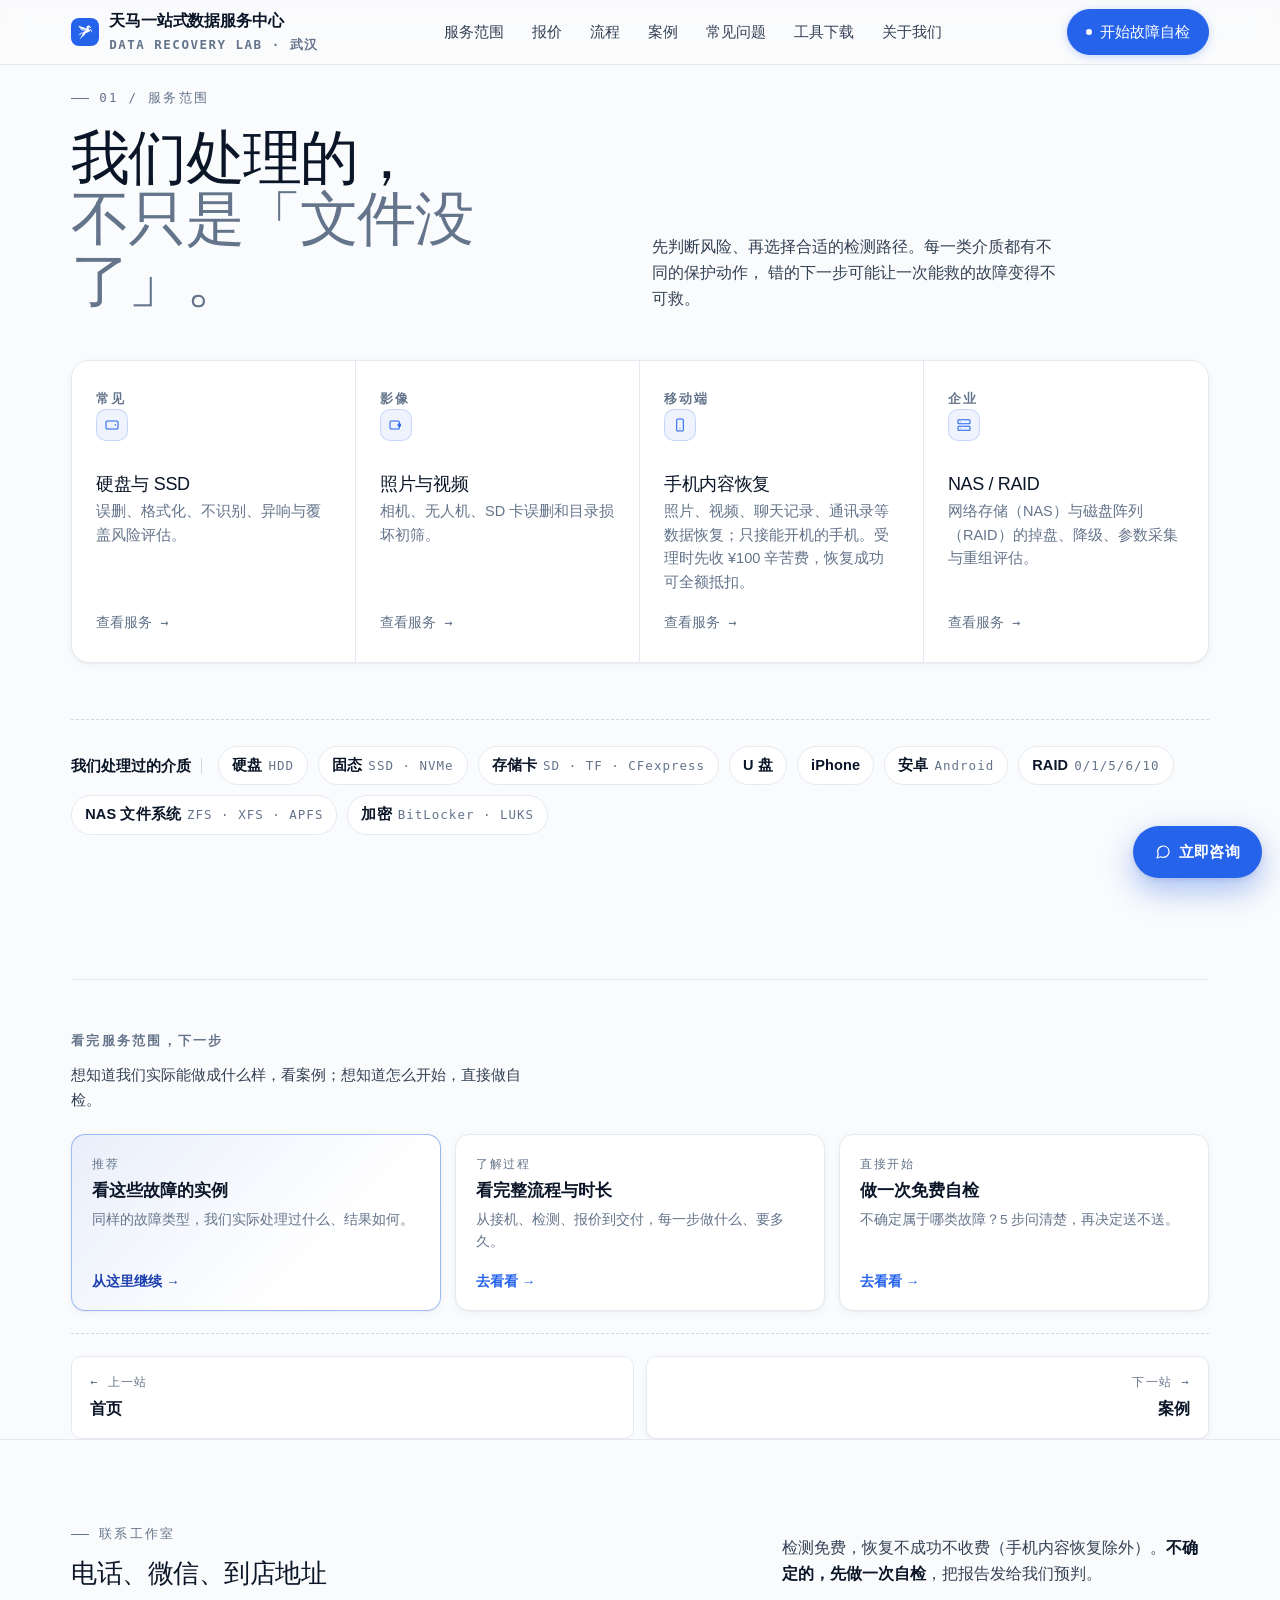
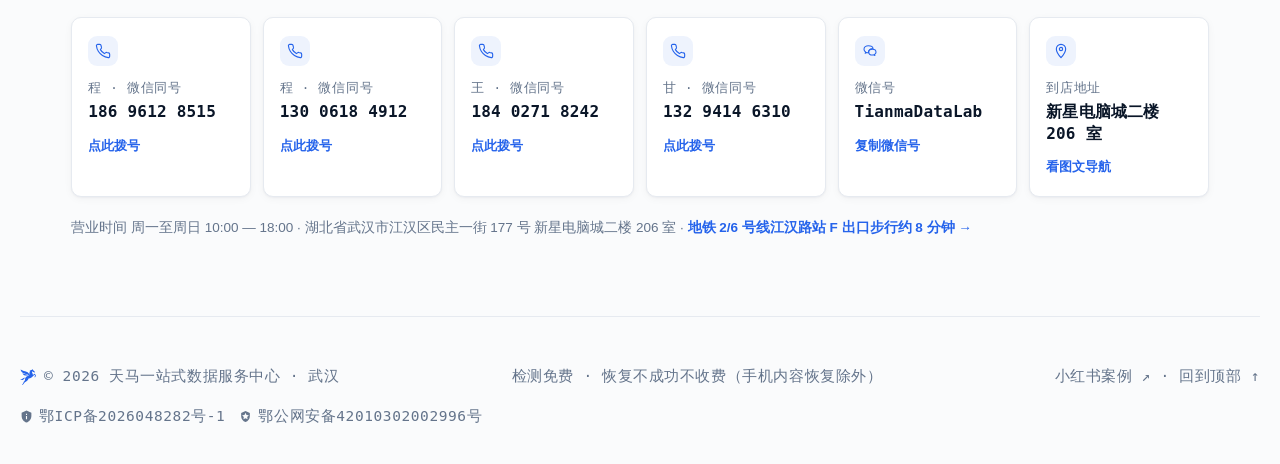
<file: services.html>
<!doctype html>
<html lang="zh-CN">
<head>
<meta charset="utf-8" />
<meta name="viewport" content="width=device-width,initial-scale=1,maximum-scale=1,user-scalable=no,viewport-fit=cover" />
<meta name="theme-color" content="#FAFBFC" />
<title>服务范围 | 硬盘·SSD·U盘·手机·NAS·数据库数据恢复 - 武汉天马</title>
<meta name="description" content="武汉本地数据恢复服务范围：机械硬盘、固态硬盘、U盘存储卡、手机、NAS/RAID 阵列、数据库。免费检测，不成功不收费（手机内容恢复另收 ¥100 辛苦费，成功抵扣）。" />
<link rel="canonical" href="https://tianmahuifu.cn/services.html" />
<link rel="icon" type="image/svg+xml" href="logo.svg" />
<!-- 添加到主屏幕（PWA） -->
<link rel="manifest" href="manifest.webmanifest" />
<link rel="apple-touch-icon" sizes="180x180" href="apple-touch-icon.png" />
<link rel="icon" type="image/png" sizes="192x192" href="icon-192.png" />
<link rel="icon" type="image/png" sizes="512x512" href="icon-512.png" />
<!-- 微信分享 / Open Graph -->
<meta property="og:type" content="website" />
<meta property="og:site_name" content="中天数据处理服务中心" />
<meta property="og:title" content="服务范围 | 硬盘·SSD·U盘·手机·NAS·数据库数据恢复 - 武汉天马" />
<meta property="og:description" content="武汉本地数据恢复服务范围：机械硬盘、固态硬盘、U盘存储卡、手机、NAS/RAID 阵列、数据库。免费检测，不成功不收费（手机内容恢复另收 ¥100 辛苦费，成功抵扣）。" />
<meta property="og:image" content="og-cover.jpg" />
<meta property="og:locale" content="zh_CN" />
<!-- Twitter / X -->
<meta name="twitter:card" content="summary_large_image" />
<meta name="twitter:title" content="服务范围 | 硬盘·SSD·U盘·手机·NAS·数据库数据恢复 - 武汉天马" />
<meta name="twitter:description" content="武汉本地数据恢复服务范围：机械硬盘、固态硬盘、U盘存储卡、手机、NAS/RAID 阵列、数据库。免费检测，不成功不收费（手机内容恢复另收 ¥100 辛苦费，成功抵扣）。" />
<meta name="twitter:image" content="og-cover.jpg" />
<!-- Safari / 添加到主屏幕 -->
<meta name="apple-mobile-web-app-title" content="中天数据处理" />
<meta name="apple-mobile-web-app-capable" content="yes" />
<meta name="mobile-web-app-capable" content="yes" />
<meta name="apple-mobile-web-app-status-bar-style" content="default" />
<meta name="format-detection" content="telephone=no" />
<script>
  // 把 og:image / og:url 修正为绝对地址，便于微信/Twitter 抓取
  (function(){
    ['og:image','twitter:image'].forEach(function(k){
      var m=document.querySelector('meta[property="'+k+'"]')||document.querySelector('meta[name="'+k+'"]');
      if(m && m.content && !/^https?:/.test(m.content)) m.content=location.origin+'/'+m.content;
    });
    var u=document.querySelector('meta[property="og:url"]');
    if(!u){ u=document.createElement('meta'); u.setAttribute('property','og:url'); document.head.appendChild(u); }
    u.content=location.origin+location.pathname;
  })();
</script>
<script>
  if ('scrollRestoration' in history) history.scrollRestoration = 'manual';
  addEventListener('pageshow', function(){ if (!location.hash) window.scrollTo(0, 0); });
</script>
<link rel="stylesheet" href="assets/style.css" />
</head>
<body data-page="services">

<!-- NAV:START -->
<nav class="nav">
  <div class="wrap nav-inner">
    <a href="index.html" class="brand" aria-label="天马一站式数据服务中心">
      <span class="brand-mark">
        <svg viewBox="0 0 613.51 626.88" fill="currentColor"><path d="M473.36,81.74l-5.1,8.04c-1.84,4.71-3.77,9.52-4.65,14.54-8.65,49.39,40.37,77.26,35.35,125.97l49.79-37.27c7.5-3.91,15.35-4.25,22.93-.27,6.07,3.18,33.94,36.1,38.03,43,7.73,13.05,2.04,30.6-2.7,43.95-7.04,19.82-18.42,40.04-31.28,56.49-4.97-11.84-11.63-27.78-10.66-40.86,1.13-15.22,22.12-22.2,18.86-38.08-1.12-5.45-16.15-20.89-21.04-23.73-4.31-2.5-9.56-2.56-13.95-.52-5.17,2.41-16.45,17.72-21.19,22.88-25.26,27.5-51.98,53.94-83.59,74.2-35.21,22.58-74.5,37.02-115.79,44.14-9.41,23.38-20.35,46.48-35.97,66.38-28.06,35.71-59.07,47.8-95.19,71.84-31.99,21.3-36.25,34.07-56.9,63.93-16.29,23.55-38.28,44.15-67.1,50.52,4.17-12.1,5.71-28.09,12.5-39.03,4.41-7.1,12.11-8.44,18.41-13.58,19.98-16.29,22.16-43.04,31.1-64.85,6.14-14.96,22.67-24.23,33.22-36.44,33.64-38.92,16.31-74.47,34.24-116.45,21.59-50.56,75.57-74.51,125.55-88.02,2.48-11.71-3.33-25.75-10.86-34.69-25.45-30.22-88.79-39.98-126-50.98-54.35-16.06-111.07-38.18-145.03-85.97-15.92-22.4-26.23-49.49-28.56-76.99,36.9,26.43,78.9,43.58,122.25,56.5,65.64,19.57,149.04,27.46,193.3,85.32,16.32,21.34,22.95,47.69,40.9,67.84l-7.82-23.45c-13.66-45.74-1.62-95.71,30.21-130.77l-30.21,12.78c-.48.15-.49-.59-.34-1.05,1.88-5.73,19.29-23.47,24.49-28.11,22.86-20.37,51.73-31.96,82.31-34.26,8.54-8.82,16.68-18.11,27.18-24.71l-.72,39.09c5.55,3.68,11.62,6.64,16.72,11,7.97,6.83,11.84,15.74,19.52,23.13,11.96,11.5,25.84,21.67,37.64,33.43,1.46,2.47,2.65,4.44,2.59,7.42-.07,3.53-2.68,20.28-4.37,22.69-1.92,2.73-17.13,2.95-20.6,2.22-4.63-.97-8.04-6.62-11.81-9.51-13.38-10.27-23.37-7.17-37.91-10.42-17.46-3.91-27.99-19.78-27.72-37.32Z"/><path d="M314.86,257.29c-14.15-6.46-29.71-7.76-45.12-7.1-26.06,1.12-47.56,5.67-74.15.22-47.52-9.74-89.62-46.05-111.72-88.35,10.39,4.97,20.31,10.95,30.79,15.76,46.02,21.07,84.61,22.92,131.98,34.34,26.35,6.35,56.63,18.86,68.22,45.14Z"/><path d="M198.3,342.58c-35.92,16.19-48.79,56.05-81.8,76.36-35.56,21.88-80.23,17.55-116.5-.3-.06-1.05,2.54-1.25,3.28-1.33,50.7-5.76,60.6-19.95,97.31-49.82,25.22-20.52,52.44-32.87,85.88-28.35,3.6.49,9.16,1.12,11.83,3.44Z"/></svg>
      </span>
      <div>
        <div>天马一站式数据服务中心</div>
        <div class="brand-sub">Data Recovery Lab · 武汉</div>
      </div>
    </a>
    <div class="nav-links">
      <a href="services.html">服务范围</a>
      <a href="pricing.html">报价</a>
      <a href="process.html">流程</a>
      <a href="cases.html">案例</a>
      <a href="faq.html">常见问题</a>
      <a href="tools.html">工具下载</a>
      <a href="about.html">关于我们</a>
    </div>
    <a class="cta primary" href="check.html">
      <span class="dot"></span>
      开始故障自检
    </a>
    <button class="nav-burger" id="navBurger" aria-label="菜单" aria-expanded="false">
      <span></span><span></span>
    </button>
  </div>
</nav>

<div class="mobile-menu" id="mobileMenu">
  <a href="services.html">服务范围</a>
  <a href="pricing.html">报价</a>
  <a href="process.html">流程</a>
  <a href="cases.html">案例</a>
  <a href="faq.html">常见问题</a>
  <a href="tools.html">工具下载</a>
  <a href="about.html">关于我们</a>
  <a href="contact.html">联系我们</a>
  <a href="visit.html">到店怎么走</a>
  <a href="check.html" class="mm-cta">开始故障自检 →</a>
</div>
<!-- NAV:END -->

<section id="services">
  <div class="wrap">
    <div class="sec-head">
      <div>
        <span class="eyebrow" data-reveal>01 / 服务范围</span>
        <h2 data-reveal data-reveal-delay="1" style="margin-top:18px">
          我们处理的，<br/><span class="muted">不只是「文件没了」。</span>
        </h2>
      </div>
      <p data-reveal data-reveal-delay="2" style="max-width:46ch">
        先判断风险、再选择合适的检测路径。每一类介质都有不同的保护动作，
        错的下一步可能让一次能救的故障变得不可救。
      </p>
    </div>

    <div class="svc-grid" data-reveal data-stagger>
      <div class="svc" data-target="#pt-hdd" role="link" tabindex="0">
        <div class="svc-num">常见</div>
        <div class="svc-icon">
          <svg width="16" height="16" viewBox="0 0 24 24" fill="none"><rect x="3" y="6" width="18" height="12" rx="2" stroke="currentColor" stroke-width="1.6"/><circle cx="17" cy="12" r="1.2" fill="currentColor"/></svg>
        </div>
        <div>
          <h3>硬盘与 SSD</h3>
          <p>误删、格式化、不识别、异响与覆盖风险评估。</p>
        </div>
        <div class="more">查看服务 →</div>
      </div>
      <div class="svc" data-target="#pt-usb" role="link" tabindex="0">
        <div class="svc-num">影像</div>
        <div class="svc-icon">
          <svg width="16" height="16" viewBox="0 0 24 24" fill="none"><rect x="3" y="6" width="14" height="12" rx="2" stroke="currentColor" stroke-width="1.6"/><circle cx="17" cy="12" r="2" stroke="currentColor" stroke-width="1.6"/></svg>
        </div>
        <div>
          <h3>照片与视频</h3>
          <p>相机、无人机、SD 卡误删和目录损坏初筛。</p>
        </div>
        <div class="more">查看服务 →</div>
      </div>
      <div class="svc" data-target="#pt-mobile" role="link" tabindex="0">
        <div class="svc-num">移动端</div>
        <div class="svc-icon">
          <svg width="16" height="16" viewBox="0 0 24 24" fill="none"><rect x="7" y="3" width="10" height="18" rx="2" stroke="currentColor" stroke-width="1.6"/><circle cx="12" cy="17.5" r=".8" fill="currentColor"/></svg>
        </div>
        <div>
          <h3>手机内容恢复</h3>
          <p>照片、视频、聊天记录、通讯录等数据恢复；只接能开机的手机。受理时先收 ¥100 辛苦费，恢复成功可全额抵扣。</p>
        </div>
        <div class="more">查看服务 →</div>
      </div>
      <div class="svc" data-target="#pt-nas" role="link" tabindex="0">
        <div class="svc-num">企业</div>
        <div class="svc-icon">
          <svg width="16" height="16" viewBox="0 0 24 24" fill="none"><rect x="3" y="4" width="18" height="6" rx="1" stroke="currentColor" stroke-width="1.6"/><rect x="3" y="14" width="18" height="6" rx="1" stroke="currentColor" stroke-width="1.6"/><circle cx="7" cy="7" r=".7" fill="currentColor"/><circle cx="7" cy="17" r=".7" fill="currentColor"/></svg>
        </div>
        <div>
          <h3>NAS / RAID</h3>
          <p>网络存储（NAS）与磁盘阵列（RAID）的掉盘、降级、参数采集与重组评估。</p>
        </div>
        <div class="more">查看服务 →</div>
      </div>
    </div>

    <div class="brand-strip">
      <b>我们处理过的介质</b>
      <span><b>硬盘</b><i>HDD</i></span>
      <span><b>固态</b><i>SSD · NVMe</i></span>
      <span><b>存储卡</b><i>SD · TF · CFexpress</i></span>
      <span><b>U 盘</b></span>
      <span><b>iPhone</b></span>
      <span><b>安卓</b><i>Android</i></span>
      <span><b>RAID</b><i>0/1/5/6/10</i></span>
      <span><b>NAS 文件系统</b><i>ZFS · XFS · APFS</i></span>
      <span><b>加密</b><i>BitLocker · LUKS</i></span>
    </div>
  </div>
</section>

<!-- NEXT-START -->
<div class="wrap"><div class="next-steps" id="nextSteps" data-reveal></div></div>
<!-- NEXT-END -->

<!-- CONTACT:START -->
<!--
  公共联系方式条（单一来源）
  改电话 / 微信号只改本文件，然后跑 `node tools/sync-chrome.mjs` 同步到全站。
  contact.html 与 visit.html 不注入本区块（自带更完整版本）。

  可点击性是硬要求：
  - 电话用 <a href="tel:+86…">  → 手机点一下直接拨号（href 里不能有空格）
  - 微信号用 <button data-copy> → 复制到剪贴板（桌面端 weixin:// 不生效，复制最稳）
  - 地址指向 visit.html 图文导航
-->
<section class="cstrip" aria-label="联系方式">
  <div class="wrap">
    <div class="cstrip-top">
      <div>
        <span class="eyebrow">联系工作室</span>
        <h3>电话、微信、到店地址</h3>
      </div>
      <p class="cstrip-lead">
        检测免费，恢复不成功不收费（手机内容恢复除外）。<b>不确定的，先做一次自检</b>，把报告发给我们预判。
      </p>
    </div>

    <div class="cs-grid">
      <a class="cs-card" href="tel:+8618696128515">
        <span class="cs-ic" aria-hidden="true"><svg viewBox="0 0 24 24" fill="none"><path d="M22 16.92v3a2 2 0 0 1-2.18 2 19.79 19.79 0 0 1-8.63-3.07 19.5 19.5 0 0 1-6-6 19.79 19.79 0 0 1-3.07-8.67A2 2 0 0 1 4.11 2h3a2 2 0 0 1 2 1.72c.12.86.31 1.7.57 2.5a2 2 0 0 1-.45 2.11L8.09 9.91a16 16 0 0 0 6 6l1.58-1.14a2 2 0 0 1 2.11-.45c.8.26 1.64.45 2.5.57A2 2 0 0 1 22 16.92z" stroke="currentColor" stroke-width="1.7" stroke-linecap="round" stroke-linejoin="round"/></svg></span>
        <span class="cs-k">程 · 微信同号</span>
        <b class="cs-v">186 9612 8515</b>
        <span class="cs-go">点此拨号</span>
      </a>

      <a class="cs-card" href="tel:+8613006184912">
        <span class="cs-ic" aria-hidden="true"><svg viewBox="0 0 24 24" fill="none"><path d="M22 16.92v3a2 2 0 0 1-2.18 2 19.79 19.79 0 0 1-8.63-3.07 19.5 19.5 0 0 1-6-6 19.79 19.79 0 0 1-3.07-8.67A2 2 0 0 1 4.11 2h3a2 2 0 0 1 2 1.72c.12.86.31 1.7.57 2.5a2 2 0 0 1-.45 2.11L8.09 9.91a16 16 0 0 0 6 6l1.58-1.14a2 2 0 0 1 2.11-.45c.8.26 1.64.45 2.5.57A2 2 0 0 1 22 16.92z" stroke="currentColor" stroke-width="1.7" stroke-linecap="round" stroke-linejoin="round"/></svg></span>
        <span class="cs-k">程 · 微信同号</span>
        <b class="cs-v">130 0618 4912</b>
        <span class="cs-go">点此拨号</span>
      </a>

      <a class="cs-card" href="tel:+8618402718242">
        <span class="cs-ic" aria-hidden="true"><svg viewBox="0 0 24 24" fill="none"><path d="M22 16.92v3a2 2 0 0 1-2.18 2 19.79 19.79 0 0 1-8.63-3.07 19.5 19.5 0 0 1-6-6 19.79 19.79 0 0 1-3.07-8.67A2 2 0 0 1 4.11 2h3a2 2 0 0 1 2 1.72c.12.86.31 1.7.57 2.5a2 2 0 0 1-.45 2.11L8.09 9.91a16 16 0 0 0 6 6l1.58-1.14a2 2 0 0 1 2.11-.45c.8.26 1.64.45 2.5.57A2 2 0 0 1 22 16.92z" stroke="currentColor" stroke-width="1.7" stroke-linecap="round" stroke-linejoin="round"/></svg></span>
        <span class="cs-k">王 · 微信同号</span>
        <b class="cs-v">184 0271 8242</b>
        <span class="cs-go">点此拨号</span>
      </a>

      <a class="cs-card" href="tel:+8613294146310">
        <span class="cs-ic" aria-hidden="true"><svg viewBox="0 0 24 24" fill="none"><path d="M22 16.92v3a2 2 0 0 1-2.18 2 19.79 19.79 0 0 1-8.63-3.07 19.5 19.5 0 0 1-6-6 19.79 19.79 0 0 1-3.07-8.67A2 2 0 0 1 4.11 2h3a2 2 0 0 1 2 1.72c.12.86.31 1.7.57 2.5a2 2 0 0 1-.45 2.11L8.09 9.91a16 16 0 0 0 6 6l1.58-1.14a2 2 0 0 1 2.11-.45c.8.26 1.64.45 2.5.57A2 2 0 0 1 22 16.92z" stroke="currentColor" stroke-width="1.7" stroke-linecap="round" stroke-linejoin="round"/></svg></span>
        <span class="cs-k">甘 · 微信同号</span>
        <b class="cs-v">132 9414 6310</b>
        <span class="cs-go">点此拨号</span>
      </a>

      <button class="cs-card js-copy" type="button" data-copy="TianmaDataLab" title="复制微信号 TianmaDataLab" aria-label="复制微信号 TianmaDataLab">
        <span class="cs-ic" aria-hidden="true"><svg viewBox="0 0 24 24" fill="none"><path d="M9.5 4C5.9 4 3 6.4 3 9.4c0 1.7.9 3.2 2.4 4.2l-.6 1.9 2.2-1.1c.7.2 1.5.3 2.3.3h.4a5 5 0 0 1-.1-1c0-3 2.9-5.4 6.5-5.4h.5C16.2 5.8 13.2 4 9.5 4Z" stroke="currentColor" stroke-width="1.6" stroke-linejoin="round"/><path d="M21 13.7c0-2.4-2.4-4.4-5.4-4.4s-5.4 2-5.4 4.4 2.4 4.4 5.4 4.4c.7 0 1.3-.1 1.9-.3l1.8.9-.5-1.6c1.4-.8 2.2-2 2.2-3.4Z" stroke="currentColor" stroke-width="1.6" stroke-linejoin="round"/></svg></span>
        <span class="cs-k">微信号</span>
        <b class="cs-v">TianmaDataLab</b>
        <span class="cs-go">复制微信号</span>
        <span class="copy-tip">已复制</span>
      </button>

      <a class="cs-card" href="visit.html">
        <span class="cs-ic" aria-hidden="true"><svg viewBox="0 0 24 24" fill="none"><path d="M12 22s7-7.58 7-13a7 7 0 0 0-14 0c0 5.42 7 13 7 13z" stroke="currentColor" stroke-width="1.7" stroke-linejoin="round"/><circle cx="12" cy="9" r="2.5" stroke="currentColor" stroke-width="1.7"/></svg></span>
        <span class="cs-k">到店地址</span>
        <b class="cs-v">新星电脑城二楼 206 室</b>
        <span class="cs-go">看图文导航</span>
      </a>
    </div>

    <p class="cstrip-foot">
      营业时间 周一至周日 10:00 — 18:00 · 湖北省武汉市江汉区民主一街 177 号 新星电脑城二楼 206 室 ·
      <a href="visit.html">地铁 2/6 号线江汉路站 F 出口步行约 8 分钟 →</a>
    </p>
  </div>
</section>
<!-- CONTACT:END -->

<!-- FOOTER:START -->
<footer class="wrap foot">
  <span style="display:inline-flex;align-items:center;gap:8px"><svg viewBox="0 0 613.51 626.88" fill="currentColor" style="width:16px;height:16px;color:var(--accent)" aria-hidden="true"><path d="M473.36,81.74l-5.1,8.04c-1.84,4.71-3.77,9.52-4.65,14.54-8.65,49.39,40.37,77.26,35.35,125.97l49.79-37.27c7.5-3.91,15.35-4.25,22.93-.27,6.07,3.18,33.94,36.1,38.03,43,7.73,13.05,2.04,30.6-2.7,43.95-7.04,19.82-18.42,40.04-31.28,56.49-4.97-11.84-11.63-27.78-10.66-40.86,1.13-15.22,22.12-22.2,18.86-38.08-1.12-5.45-16.15-20.89-21.04-23.73-4.31-2.5-9.56-2.56-13.95-.52-5.17,2.41-16.45,17.72-21.19,22.88-25.26,27.5-51.98,53.94-83.59,74.2-35.21,22.58-74.5,37.02-115.79,44.14-9.41,23.38-20.35,46.48-35.97,66.38-28.06,35.71-59.07,47.8-95.19,71.84-31.99,21.3-36.25,34.07-56.9,63.93-16.29,23.55-38.28,44.15-67.1,50.52,4.17-12.1,5.71-28.09,12.5-39.03,4.41-7.1,12.11-8.44,18.41-13.58,19.98-16.29,22.16-43.04,31.1-64.85,6.14-14.96,22.67-24.23,33.22-36.44,33.64-38.92,16.31-74.47,34.24-116.45,21.59-50.56,75.57-74.51,125.55-88.02,2.48-11.71-3.33-25.75-10.86-34.69-25.45-30.22-88.79-39.98-126-50.98-54.35-16.06-111.07-38.18-145.03-85.97-15.92-22.4-26.23-49.49-28.56-76.99,36.9,26.43,78.9,43.58,122.25,56.5,65.64,19.57,149.04,27.46,193.3,85.32,16.32,21.34,22.95,47.69,40.9,67.84l-7.82-23.45c-13.66-45.74-1.62-95.71,30.21-130.77l-30.21,12.78c-.48.15-.49-.59-.34-1.05,1.88-5.73,19.29-23.47,24.49-28.11,22.86-20.37,51.73-31.96,82.31-34.26,8.54-8.82,16.68-18.11,27.18-24.71l-.72,39.09c5.55,3.68,11.62,6.64,16.72,11,7.97,6.83,11.84,15.74,19.52,23.13,11.96,11.5,25.84,21.67,37.64,33.43,1.46,2.47,2.65,4.44,2.59,7.42-.07,3.53-2.68,20.28-4.37,22.69-1.92,2.73-17.13,2.95-20.6,2.22-4.63-.97-8.04-6.62-11.81-9.51-13.38-10.27-23.37-7.17-37.91-10.42-17.46-3.91-27.99-19.78-27.72-37.32Z"/><path d="M314.86,257.29c-14.15-6.46-29.71-7.76-45.12-7.1-26.06,1.12-47.56,5.67-74.15.22-47.52-9.74-89.62-46.05-111.72-88.35,10.39,4.97,20.31,10.95,30.79,15.76,46.02,21.07,84.61,22.92,131.98,34.34,26.35,6.35,56.63,18.86,68.22,45.14Z"/><path d="M198.3,342.58c-35.92,16.19-48.79,56.05-81.8,76.36-35.56,21.88-80.23,17.55-116.5-.3-.06-1.05,2.54-1.25,3.28-1.33,50.7-5.76,60.6-19.95,97.31-49.82,25.22-20.52,52.44-32.87,85.88-28.35,3.6.49,9.16,1.12,11.83,3.44Z"/></svg>© 2026 天马一站式数据服务中心 · 武汉</span>
  <span class="muted">检测免费 · 恢复不成功不收费（手机内容恢复除外）</span>
  <span><a href="https://www.xiaohongshu.com/user/profile/6419c1c6000000000b0143d8" target="_blank" rel="noopener">小红书案例 ↗</a> · <a href="index.html">回到顶部 ↑</a></span>
  <span style="display:inline-flex;align-items:center;gap:14px;flex-wrap:wrap">
    <a href="https://beian.miit.gov.cn/" target="_blank" rel="noopener noreferrer" style="display:inline-flex;align-items:center;gap:6px">
      <svg viewBox="0 0 24 24" width="13" height="13" fill="currentColor" aria-hidden="true"><path d="M12 1 3 5v6c0 5.55 3.84 10.74 9 12 5.16-1.26 9-6.45 9-12V5l-9-4Zm-1 6h2v2h-2V7Zm0 4h2v6h-2v-6Z"/></svg>
      鄂ICP备2026048282号-1
    </a>
    <a href="https://beian.mps.gov.cn/#/query/webSearch?code=42010302002996" target="_blank" rel="noopener noreferrer" style="display:inline-flex;align-items:center;gap:6px">
      <svg viewBox="0 0 24 24" width="13" height="13" fill="currentColor" aria-hidden="true"><path d="M12 2 4 5.5v5.9c0 4.9 3.3 9.4 8 10.6 4.7-1.2 8-5.7 8-10.6V5.5L12 2Zm0 3.2 1.9 3.9 4.3.6-3.1 3 .7 4.3-3.8-2-3.8 2 .7-4.3-3.1-3 4.3-.6L12 5.2Z"/></svg>
      鄂公网安备42010302002996号
    </a>
  </span>
</footer>

<div class="qr-lightbox" id="qrLightbox" role="dialog" aria-label="微信二维码大图">
  <div class="qr-lightbox-inner">
    <img src="wechat-qr.jpg" alt="微信好友码大图"/>
    <p class="qr-tip">长按二维码 · 在微信中「识别」即可发送好友申请</p>
    <p class="qr-id">微信号：TianmaDataLab</p>
    <a class="qr-deeplink" id="qrDeeplink" href="weixin://contacts/profile/TianmaDataLab">已安装微信？点此直接打开</a>
    <button class="qr-close" type="button" id="qrClose">关闭</button>
  </div>
</div>

<div class="fab" id="fab" aria-label="快速咨询">
  <button class="fab-main" id="fabMain" aria-expanded="false" aria-controls="fabMenu" type="button">
    <svg viewBox="0 0 24 24" fill="none" aria-hidden="true"><path d="M21 11.5a8.38 8.38 0 0 1-.9 3.8 8.5 8.5 0 0 1-7.6 4.7 8.38 8.38 0 0 1-3.8-.9L3 21l1.9-5.7a8.38 8.38 0 0 1-.9-3.8 8.5 8.5 0 0 1 4.7-7.6 8.38 8.38 0 0 1 3.8-.9h.5a8.48 8.48 0 0 1 8 8v.5z" stroke="currentColor" stroke-width="1.8" stroke-linecap="round" stroke-linejoin="round"/></svg>
    立即咨询
  </button>
  <div class="fab-menu" id="fabMenu">
    <button class="fab-item" type="button" data-fab-addfriend data-weixin="weixin://contacts/profile/TianmaDataLab">
      <svg viewBox="0 0 24 24" fill="none" aria-hidden="true"><path d="M16 21v-2a4 4 0 0 0-4-4H5a4 4 0 0 0-4 4v2" stroke="currentColor" stroke-width="1.8" stroke-linecap="round" stroke-linejoin="round"/><circle cx="8.5" cy="7" r="4" stroke="currentColor" stroke-width="1.8"/><line x1="20" y1="8" x2="20" y2="14" stroke="currentColor" stroke-width="1.8" stroke-linecap="round"/><line x1="23" y1="11" x2="17" y2="11" stroke="currentColor" stroke-width="1.8" stroke-linecap="round"/></svg>
      微信加好友 · 立即聊
    </button>
    <a class="fab-item" href="tel:18402718242">
      <svg viewBox="0 0 24 24" fill="none" aria-hidden="true"><path d="M22 16.92v3a2 2 0 0 1-2.18 2 19.79 19.79 0 0 1-8.63-3.07 19.5 19.5 0 0 1-6-6 19.79 19.79 0 0 1-3.07-8.67A2 2 0 0 1 4.11 2h3a2 2 0 0 1 2 1.72c.12.86.31 1.7.57 2.5a2 2 0 0 1-.45 2.11L8.09 9.91a16 16 0 0 0 6 6l1.58-1.14a2 2 0 0 1 2.11-.45c.8.26 1.64.45 2.5.57A2 2 0 0 1 22 16.92z" stroke="currentColor" stroke-width="1.8" stroke-linecap="round" stroke-linejoin="round"/></svg>
      电话 184 0271 8242
    </a>
  </div>
</div>
<!-- FOOTER:END -->

<script src="assets/app.js"></script>
</body>
</html>
</file>
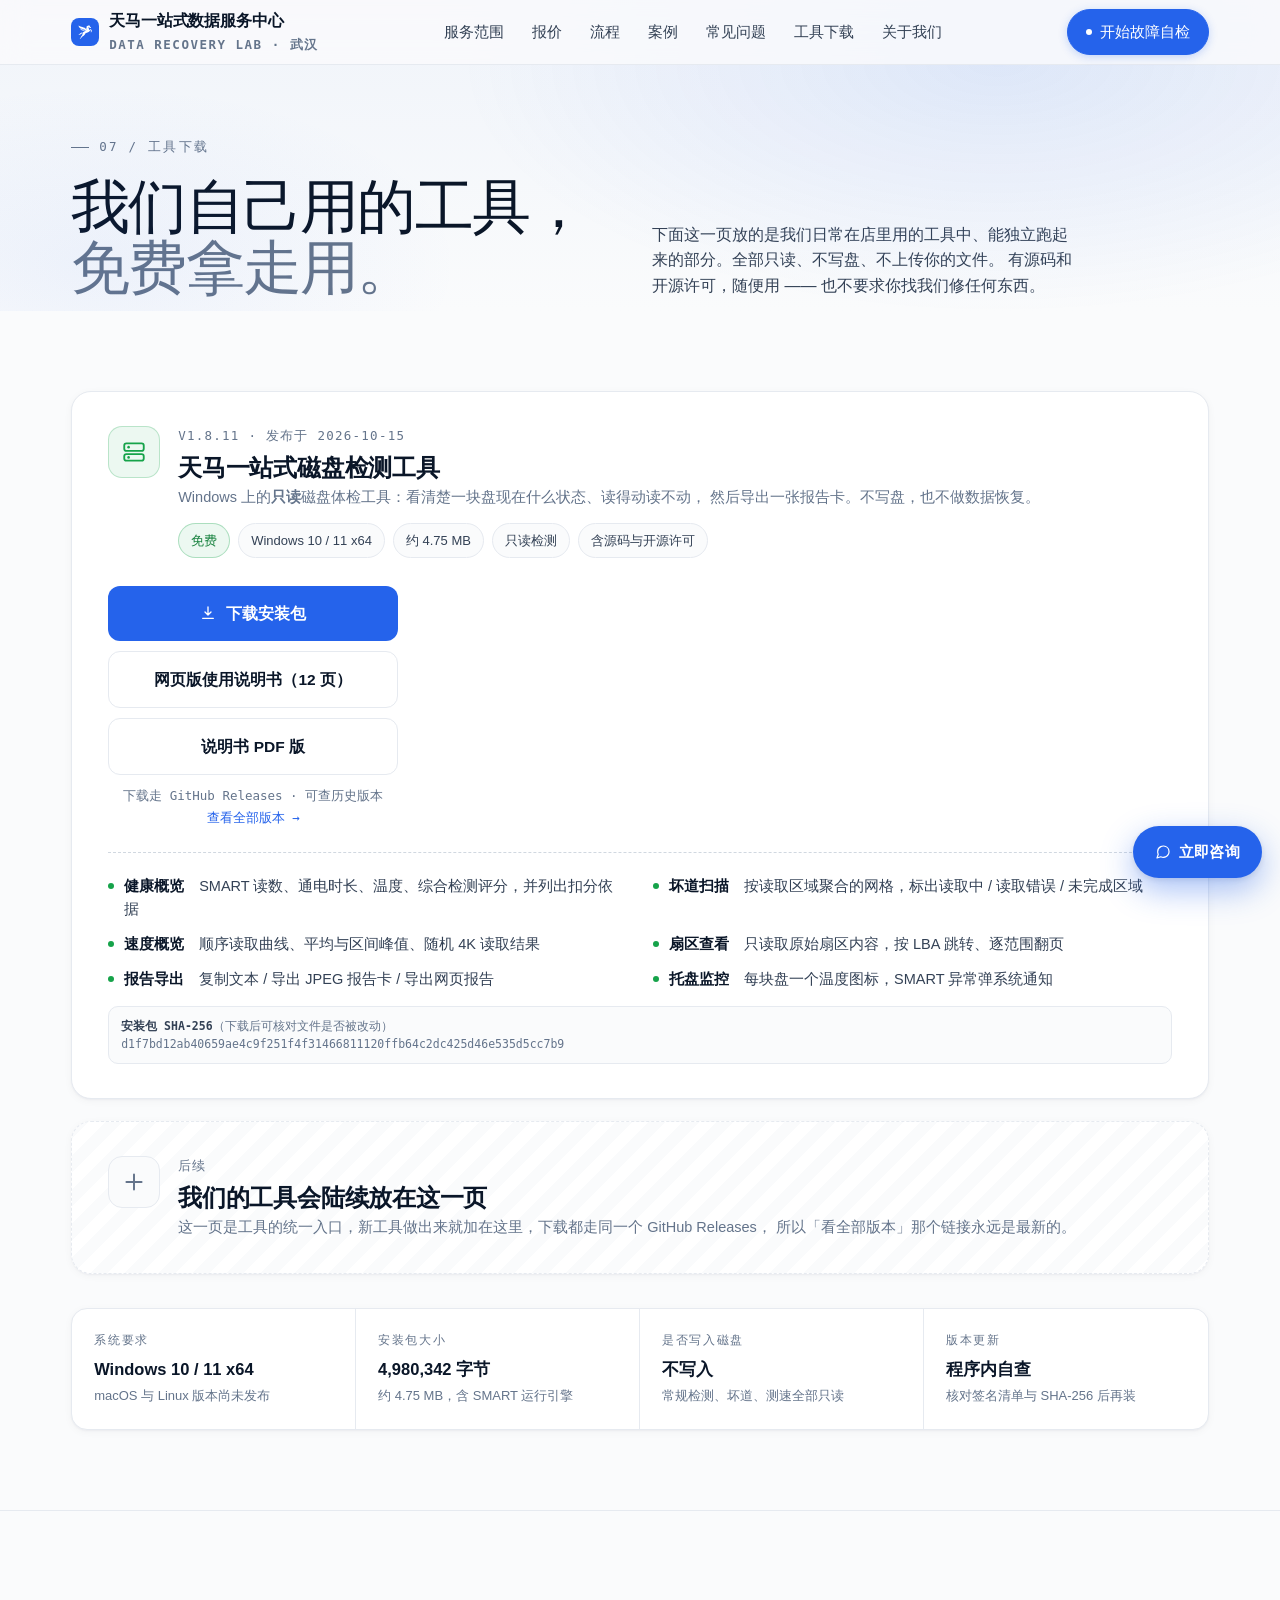
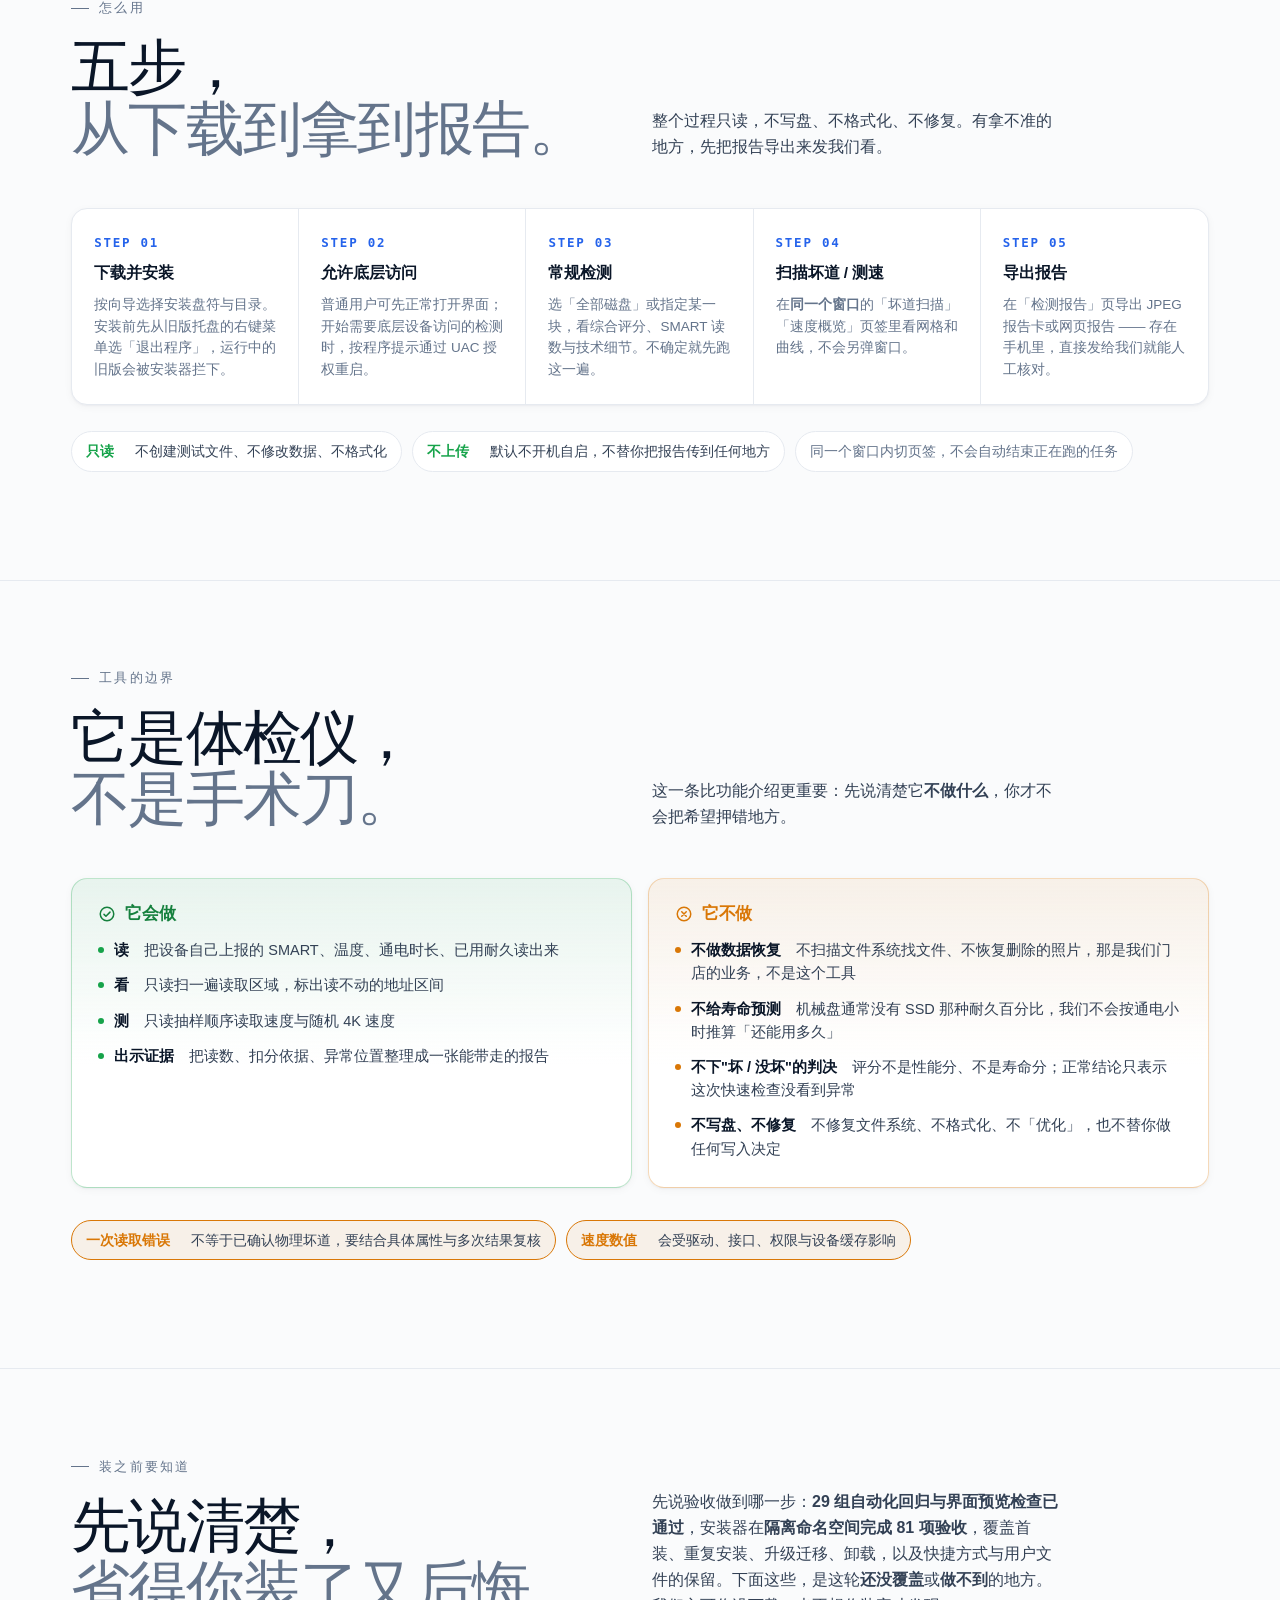
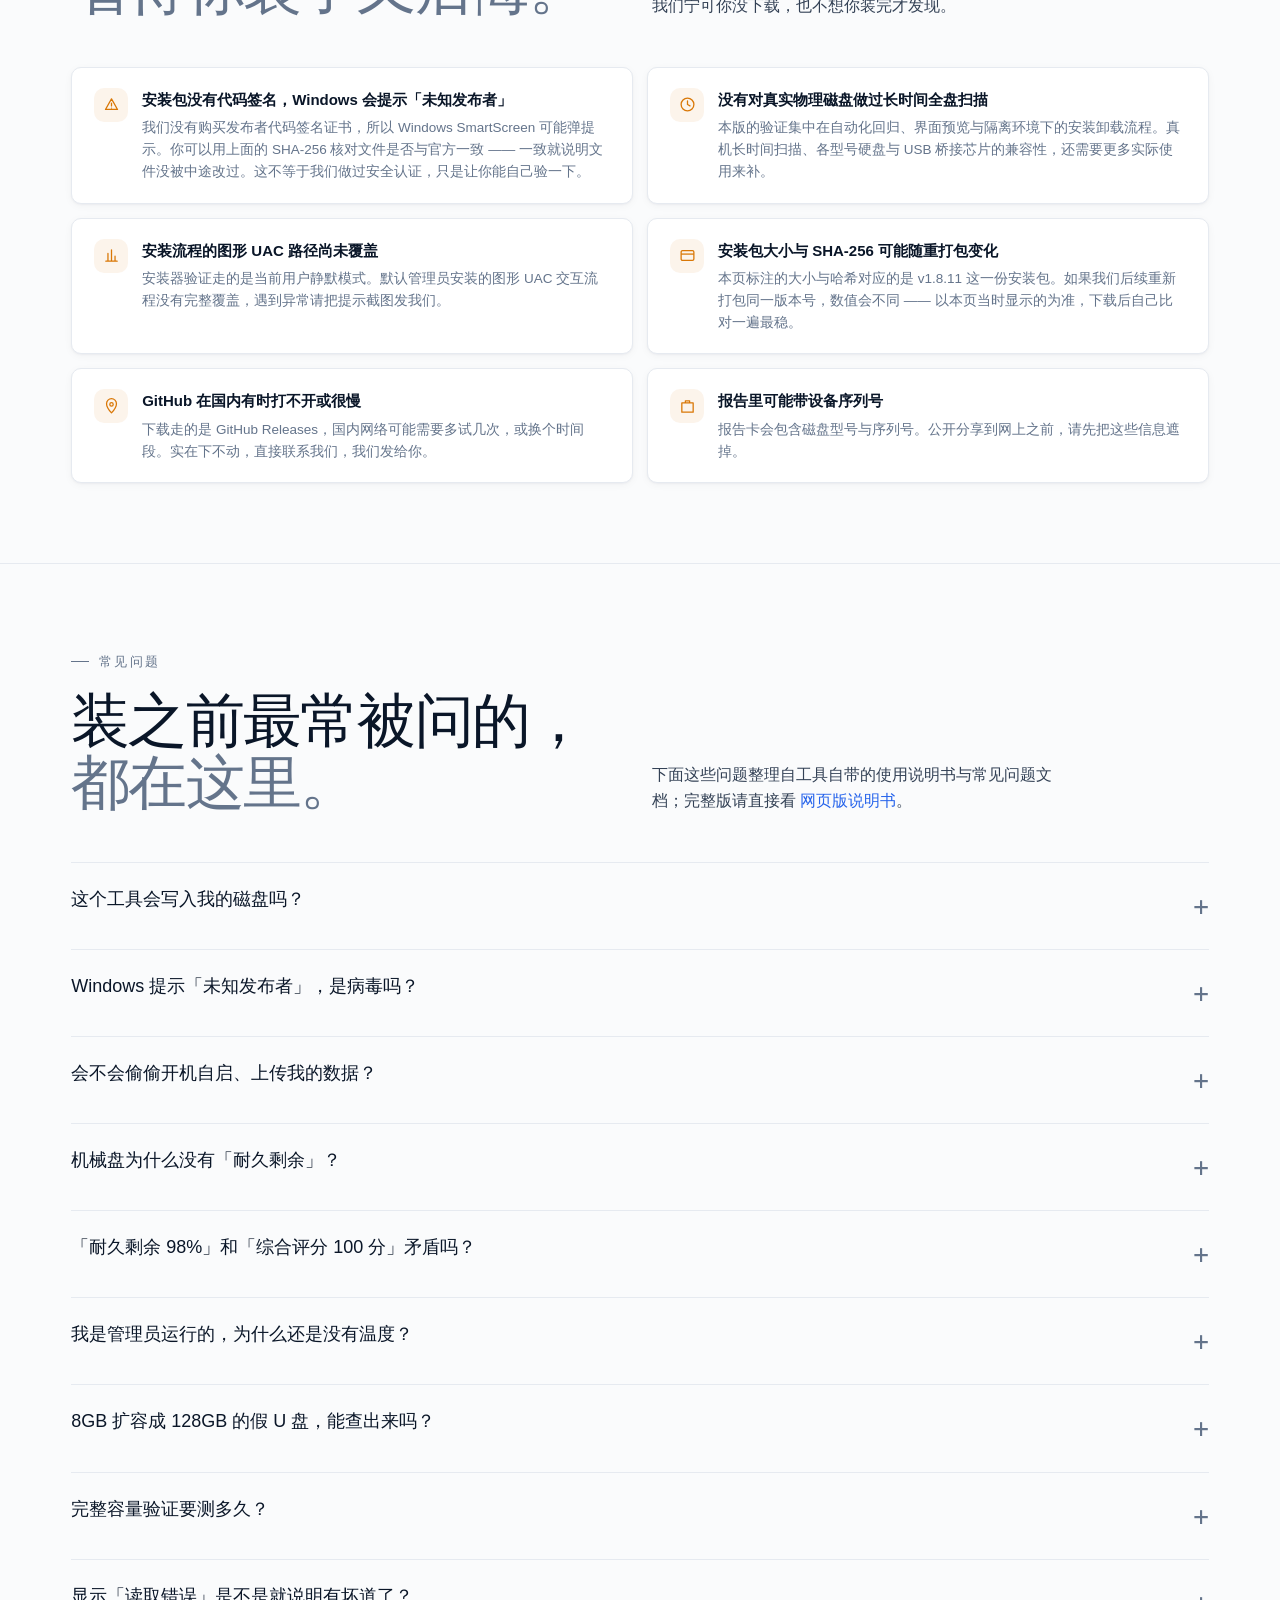
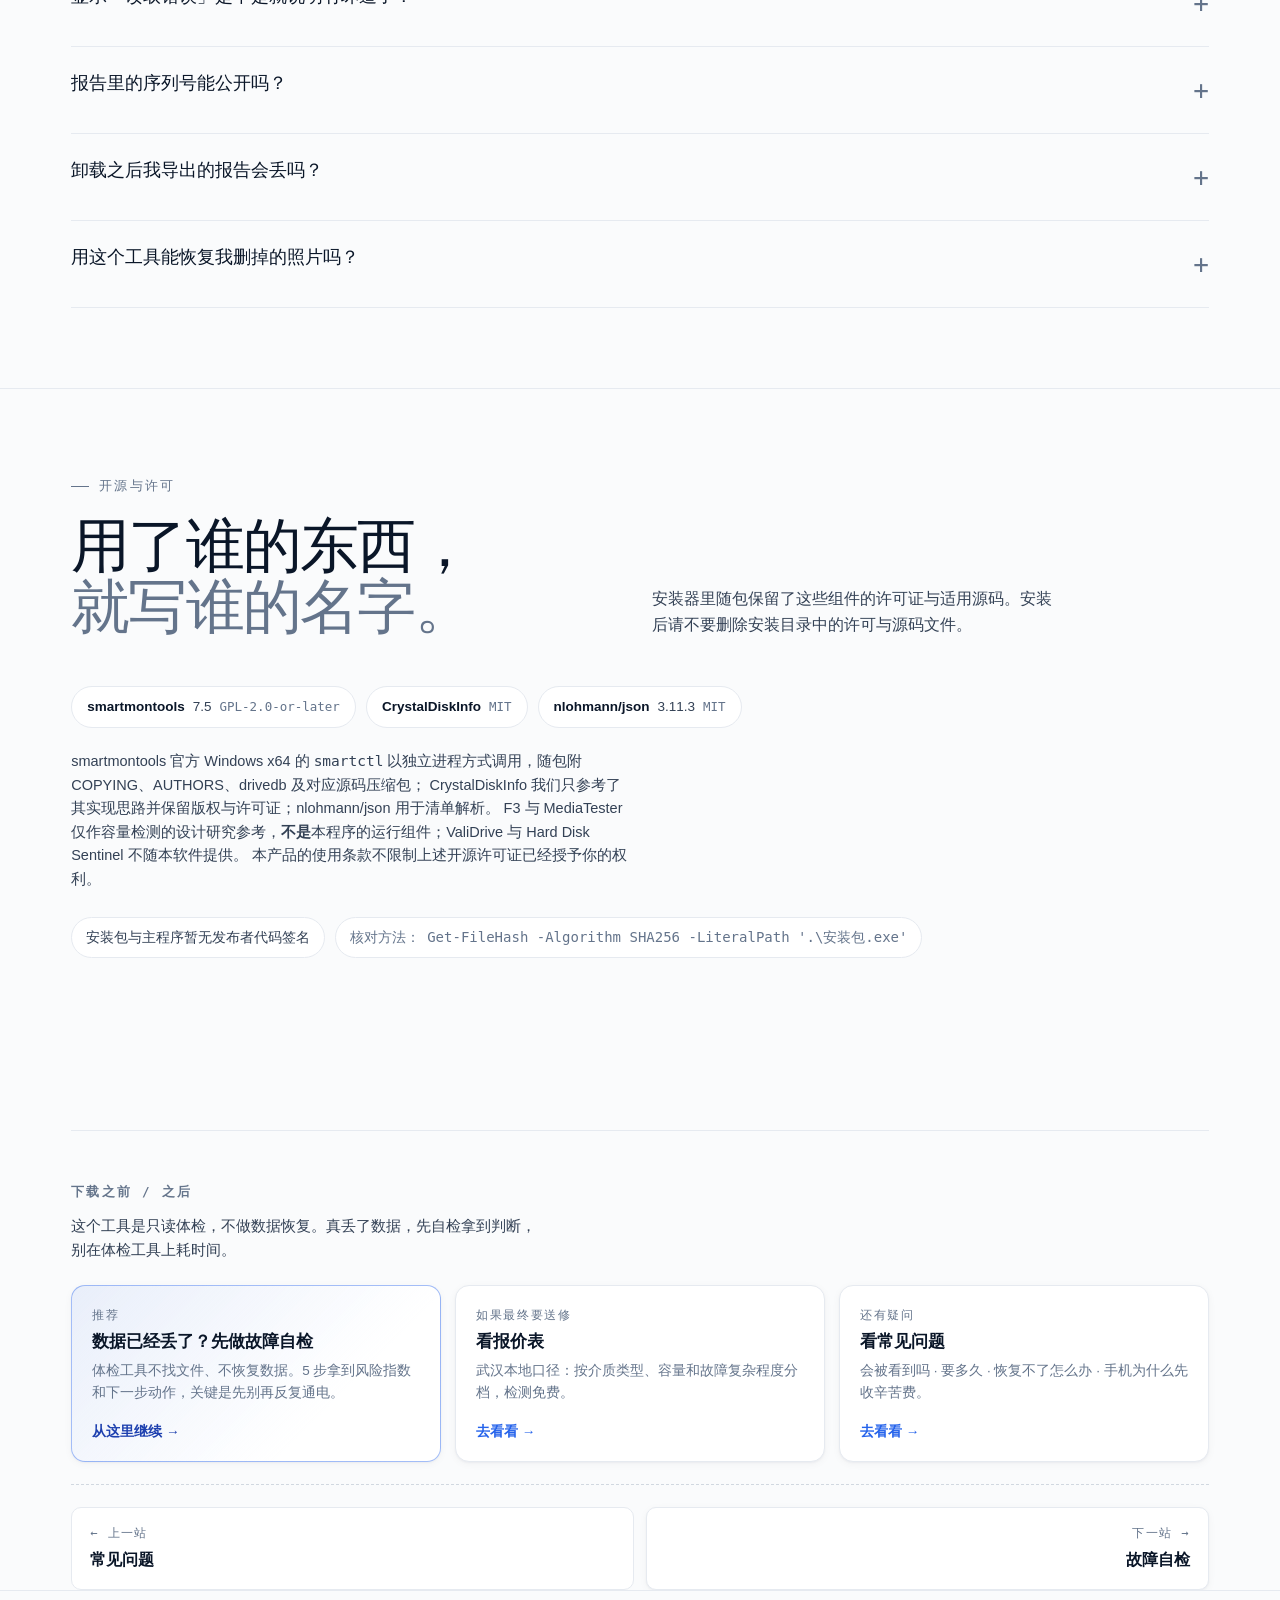
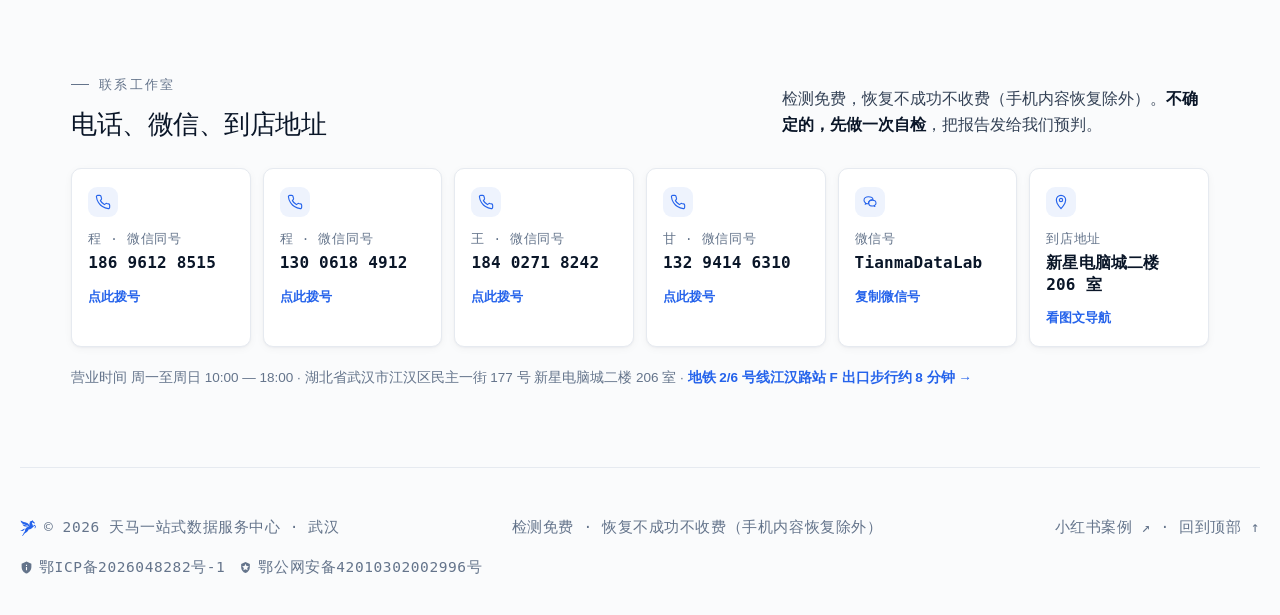
<file: tools.html>
<!doctype html>
<html lang="zh-CN">
<head>
<meta charset="utf-8" />
<meta name="viewport" content="width=device-width,initial-scale=1,maximum-scale=1,user-scalable=no,viewport-fit=cover" />
<meta name="theme-color" content="#FAFBFC" />
<title>免费磁盘检测工具下载 | 天马一站式磁盘检测工具 v1.8.11 - 只读体检</title>
<meta name="description" content="天马一站式磁盘检测工具 v1.8.11 免费下载（Windows 10/11 x64）。只读检测：SMART 健康概览、坏道扫描、读取速度测试、检测报告导出。不写盘、不上传、不做数据恢复。含使用说明与 SHA-256 校验值。" />
<link rel="canonical" href="https://tianmahuifu.cn/tools.html" />
<link rel="icon" type="image/svg+xml" href="logo.svg" />
<!-- 添加到主屏幕（PWA） -->
<link rel="manifest" href="manifest.webmanifest" />
<link rel="apple-touch-icon" sizes="180x180" href="apple-touch-icon.png" />
<link rel="icon" type="image/png" sizes="192x192" href="icon-192.png" />
<link rel="icon" type="image/png" sizes="512x512" href="icon-512.png" />
<!-- 微信分享 / Open Graph -->
<meta property="og:type" content="website" />
<meta property="og:site_name" content="中天数据处理服务中心" />
<meta property="og:title" content="免费磁盘检测工具下载 | 天马一站式磁盘检测工具 v1.8.11" />
<meta property="og:description" content="只读磁盘体检工具，免费下载：SMART 健康概览、坏道扫描、读取速度测试、检测报告导出。不写盘、不上传、不做数据恢复。" />
<meta property="og:image" content="og-cover.jpg" />
<meta property="og:locale" content="zh_CN" />
<!-- Twitter / X -->
<meta name="twitter:card" content="summary_large_image" />
<meta name="twitter:title" content="免费磁盘检测工具下载 | 天马一站式磁盘检测工具 v1.8.11" />
<meta name="twitter:description" content="只读磁盘体检工具，免费下载：SMART 健康概览、坏道扫描、读取速度测试、检测报告导出。不写盘、不上传、不做数据恢复。" />
<meta name="twitter:image" content="og-cover.jpg" />
<!-- Safari / 添加到主屏幕 -->
<meta name="apple-mobile-web-app-title" content="中天数据处理" />
<meta name="apple-mobile-web-app-capable" content="yes" />
<meta name="mobile-web-app-capable" content="yes" />
<meta name="apple-mobile-web-app-status-bar-style" content="default" />
<meta name="format-detection" content="telephone=no" />
<script>
  // 把 og:image / og:url 修正为绝对地址，便于微信/Twitter 抓取
  (function(){
    ['og:image','twitter:image'].forEach(function(k){
      var m=document.querySelector('meta[property="'+k+'"]')||document.querySelector('meta[name="'+k+'"]');
      if(m && m.content && !/^https?:/.test(m.content)) m.content=location.origin+'/'+m.content;
    });
    var u=document.querySelector('meta[property="og:url"]');
    if(!u){ u=document.createElement('meta'); u.setAttribute('property','og:url'); document.head.appendChild(u); }
    u.content=location.origin+location.pathname;
  })();
</script>
<script>
  if ('scrollRestoration' in history) history.scrollRestoration = 'manual';
  addEventListener('pageshow', function(){ if (!location.hash) window.scrollTo(0, 0); });
</script>
<link rel="stylesheet" href="assets/style.css" />
</head>
<body data-page="tools">

<!-- NAV:START -->
<nav class="nav">
  <div class="wrap nav-inner">
    <a href="index.html" class="brand" aria-label="天马一站式数据服务中心">
      <span class="brand-mark">
        <svg viewBox="0 0 613.51 626.88" fill="currentColor"><path d="M473.36,81.74l-5.1,8.04c-1.84,4.71-3.77,9.52-4.65,14.54-8.65,49.39,40.37,77.26,35.35,125.97l49.79-37.27c7.5-3.91,15.35-4.25,22.93-.27,6.07,3.18,33.94,36.1,38.03,43,7.73,13.05,2.04,30.6-2.7,43.95-7.04,19.82-18.42,40.04-31.28,56.49-4.97-11.84-11.63-27.78-10.66-40.86,1.13-15.22,22.12-22.2,18.86-38.08-1.12-5.45-16.15-20.89-21.04-23.73-4.31-2.5-9.56-2.56-13.95-.52-5.17,2.41-16.45,17.72-21.19,22.88-25.26,27.5-51.98,53.94-83.59,74.2-35.21,22.58-74.5,37.02-115.79,44.14-9.41,23.38-20.35,46.48-35.97,66.38-28.06,35.71-59.07,47.8-95.19,71.84-31.99,21.3-36.25,34.07-56.9,63.93-16.29,23.55-38.28,44.15-67.1,50.52,4.17-12.1,5.71-28.09,12.5-39.03,4.41-7.1,12.11-8.44,18.41-13.58,19.98-16.29,22.16-43.04,31.1-64.85,6.14-14.96,22.67-24.23,33.22-36.44,33.64-38.92,16.31-74.47,34.24-116.45,21.59-50.56,75.57-74.51,125.55-88.02,2.48-11.71-3.33-25.75-10.86-34.69-25.45-30.22-88.79-39.98-126-50.98-54.35-16.06-111.07-38.18-145.03-85.97-15.92-22.4-26.23-49.49-28.56-76.99,36.9,26.43,78.9,43.58,122.25,56.5,65.64,19.57,149.04,27.46,193.3,85.32,16.32,21.34,22.95,47.69,40.9,67.84l-7.82-23.45c-13.66-45.74-1.62-95.71,30.21-130.77l-30.21,12.78c-.48.15-.49-.59-.34-1.05,1.88-5.73,19.29-23.47,24.49-28.11,22.86-20.37,51.73-31.96,82.31-34.26,8.54-8.82,16.68-18.11,27.18-24.71l-.72,39.09c5.55,3.68,11.62,6.64,16.72,11,7.97,6.83,11.84,15.74,19.52,23.13,11.96,11.5,25.84,21.67,37.64,33.43,1.46,2.47,2.65,4.44,2.59,7.42-.07,3.53-2.68,20.28-4.37,22.69-1.92,2.73-17.13,2.95-20.6,2.22-4.63-.97-8.04-6.62-11.81-9.51-13.38-10.27-23.37-7.17-37.91-10.42-17.46-3.91-27.99-19.78-27.72-37.32Z"/><path d="M314.86,257.29c-14.15-6.46-29.71-7.76-45.12-7.1-26.06,1.12-47.56,5.67-74.15.22-47.52-9.74-89.62-46.05-111.72-88.35,10.39,4.97,20.31,10.95,30.79,15.76,46.02,21.07,84.61,22.92,131.98,34.34,26.35,6.35,56.63,18.86,68.22,45.14Z"/><path d="M198.3,342.58c-35.92,16.19-48.79,56.05-81.8,76.36-35.56,21.88-80.23,17.55-116.5-.3-.06-1.05,2.54-1.25,3.28-1.33,50.7-5.76,60.6-19.95,97.31-49.82,25.22-20.52,52.44-32.87,85.88-28.35,3.6.49,9.16,1.12,11.83,3.44Z"/></svg>
      </span>
      <div>
        <div>天马一站式数据服务中心</div>
        <div class="brand-sub">Data Recovery Lab · 武汉</div>
      </div>
    </a>
    <div class="nav-links">
      <a href="services.html">服务范围</a>
      <a href="pricing.html">报价</a>
      <a href="process.html">流程</a>
      <a href="cases.html">案例</a>
      <a href="faq.html">常见问题</a>
      <a href="tools.html">工具下载</a>
      <a href="about.html">关于我们</a>
    </div>
    <a class="cta primary" href="check.html">
      <span class="dot"></span>
      开始故障自检
    </a>
    <button class="nav-burger" id="navBurger" aria-label="菜单" aria-expanded="false">
      <span></span><span></span>
    </button>
  </div>
</nav>

<div class="mobile-menu" id="mobileMenu">
  <a href="services.html">服务范围</a>
  <a href="pricing.html">报价</a>
  <a href="process.html">流程</a>
  <a href="cases.html">案例</a>
  <a href="faq.html">常见问题</a>
  <a href="tools.html">工具下载</a>
  <a href="about.html">关于我们</a>
  <a href="contact.html">联系我们</a>
  <a href="visit.html">到店怎么走</a>
  <a href="check.html" class="mm-cta">开始故障自检 →</a>
</div>
<!-- NAV:END -->

<header id="top" class="hero" style="padding-bottom:12px">
  <div class="wrap">
    <div class="sec-head" style="margin-bottom:0">
      <div>
        <span class="eyebrow" data-reveal>07 / 工具下载</span>
        <h2 data-reveal data-reveal-delay="1" style="margin-top:18px">
          我们自己用的工具，<br/><span class="muted">免费拿走用。</span>
        </h2>
      </div>
      <div data-reveal data-reveal-delay="2">
        <p style="max-width:48ch">
          下面这一页放的是我们日常在店里用的工具中、能独立跑起来的部分。全部只读、不写盘、不上传你的文件。
          有源码和开源许可，随便用 —— 也不要求你找我们修任何东西。
        </p>
      </div>
    </div>
  </div>
</header>

<!-- ============ 01 工具列表 ============ -->
<section id="tools" style="border-top:0">
  <div class="wrap">
    <!--
      ★ 新增工具时改这里：复制一个 <article class="tool-card"> 整体，改版本号 / 说明 /
      下载链接 / SHA-256 / 大小。所有下载都在同一个 GitHub Releases 下：
        https://github.com/ganyi1598-glitch/tianma-data-recovery/releases
      直链格式（注意 tag 与文件名都要换）：
        https://github.com/ganyi1598-glitch/tianma-data-recovery/releases/download/<tag>/<文件名>
      改完记得同步本页 script 里的 data-ver（自动更新页脚版本号用不上，但保持可读）。
    -->
    <div class="tool-list">

      <!-- ---------- 工具 1 ---------- -->
      <article class="tool-card" data-reveal>
        <div class="tool-top">
          <div class="tool-id">
            <span class="tool-ic" aria-hidden="true">
              <svg width="26" height="26" viewBox="0 0 24 24" fill="none">
                <rect x="3" y="4" width="18" height="7" rx="2" stroke="currentColor" stroke-width="1.7"/>
                <rect x="3" y="14" width="18" height="6" rx="2" stroke="currentColor" stroke-width="1.7"/>
                <circle cx="7" cy="7.5" r="1.2" fill="currentColor"/>
                <circle cx="7" cy="17" r="1.2" fill="currentColor"/>
              </svg>
            </span>
            <div>
              <span class="tool-ver">v1.8.11 · 发布于 2026-10-15</span>
              <h3>天马一站式磁盘检测工具</h3>
              <p class="tool-sub">
                Windows 上的<strong>只读</strong>磁盘体检工具：看清楚一块盘现在什么状态、读得动读不动，
                然后导出一张报告卡。不写盘，也不做数据恢复。
              </p>
              <div class="tool-tags">
                <span class="tool-tag ok">免费</span>
                <span class="tool-tag">Windows 10 / 11 x64</span>
                <span class="tool-tag">约 4.75 MB</span>
                <span class="tool-tag">只读检测</span>
                <span class="tool-tag">含源码与开源许可</span>
              </div>
            </div>
          </div>

          <div class="tool-dl">
            <a class="dl-btn" href="https://github.com/ganyi1598-glitch/tianma-data-recovery/releases/download/v1.8.11/tianma-disk-tool-v1.8.11-setup.exe" target="_blank" rel="noopener noreferrer">
              <svg width="16" height="16" viewBox="0 0 24 24" fill="none" aria-hidden="true"><path d="M12 3v12m0 0l-4.5-4.5M12 15l4.5-4.5M4 20h16" stroke="currentColor" stroke-width="2" stroke-linecap="round" stroke-linejoin="round"/></svg>
              下载安装包
            </a>
            <a class="dl-btn alt" href="guide/tool-guide.html" target="_blank" rel="noopener">
              网页版使用说明书（12 页）
            </a>
            <a class="dl-btn alt" href="guide/tool-guide.pdf" target="_blank" rel="noopener">说明书 PDF 版</a>
            <p class="dl-meta">
              下载走 GitHub Releases · 可查历史版本<br/>
              <a href="https://github.com/ganyi1598-glitch/tianma-data-recovery/releases" target="_blank" rel="noopener noreferrer" class="accent">查看全部版本 →</a>
            </p>
          </div>
        </div>

        <ul class="tool-feats">
          <li><span><b>健康概览</b>　SMART 读数、通电时长、温度、综合检测评分，并列出扣分依据</span></li>
          <li><span><b>坏道扫描</b>　按读取区域聚合的网格，标出读取中 / 读取错误 / 未完成区域</span></li>
          <li><span><b>速度概览</b>　顺序读取曲线、平均与区间峰值、随机 4K 读取结果</span></li>
          <li><span><b>扇区查看</b>　只读取原始扇区内容，按 LBA 跳转、逐范围翻页</span></li>
          <li><span><b>报告导出</b>　复制文本 / 导出 JPEG 报告卡 / 导出网页报告</span></li>
          <li><span><b>托盘监控</b>　每块盘一个温度图标，SMART 异常弹系统通知</span></li>
        </ul>

        <div class="dl-hash">
          <b>安装包 SHA-256</b>（下载后可核对文件是否被改动）<br/>
          d1f7bd12ab40659ae4c9f251f4f31466811120ffb64c2dc425d46e535d5cc7b9
        </div>
      </article>

      <!-- ---------- 占位：后续工具 ---------- -->
      <article class="tool-card is-soon" data-reveal>
        <div class="tool-top">
          <div class="tool-id">
            <span class="tool-ic" aria-hidden="true" style="background:var(--bg);border-color:var(--line);color:var(--ink-3)">
              <svg width="26" height="26" viewBox="0 0 24 24" fill="none"><path d="M12 5v14M5 12h14" stroke="currentColor" stroke-width="1.8" stroke-linecap="round"/></svg>
            </span>
            <div>
              <span class="tool-ver">后续</span>
              <h3>我们的工具会陆续放在这一页</h3>
              <p class="tool-sub">
                这一页是工具的统一入口，新工具做出来就加在这里，下载都走同一个 GitHub Releases，
                所以「看全部版本」那个链接永远是最新的。
              </p>
            </div>
          </div>
        </div>
      </article>

    </div>

    <div class="spec-grid" data-reveal>
      <div class="spec">
        <small>系统要求</small>
        <b>Windows 10 / 11 x64</b>
        <span>macOS 与 Linux 版本尚未发布</span>
      </div>
      <div class="spec">
        <small>安装包大小</small>
        <b>4,980,342 字节</b>
        <span>约 4.75 MB，含 SMART 运行引擎</span>
      </div>
      <div class="spec">
        <small>是否写入磁盘</small>
        <b>不写入</b>
        <span>常规检测、坏道、测速全部只读</span>
      </div>
      <div class="spec">
        <small>版本更新</small>
        <b>程序内自查</b>
        <span>核对签名清单与 SHA-256 后再装</span>
      </div>
    </div>
  </div>
</section>

<!-- ============ 02 怎么用 ============ -->
<section id="how">
  <div class="wrap">
    <div class="sec-head">
      <div>
        <span class="eyebrow" data-reveal>怎么用</span>
        <h2 data-reveal data-reveal-delay="1" style="margin-top:18px">
          五步，<br/><span class="muted">从下载到拿到报告。</span>
        </h2>
      </div>
      <p data-reveal data-reveal-delay="2" style="max-width:46ch">
        整个过程只读，不写盘、不格式化、不修复。有拿不准的地方，先把报告导出来发我们看。
      </p>
    </div>

    <div class="steps-mini" data-stagger data-reveal>
      <div class="sm">
        <span class="sm-n">STEP 01</span>
        <h4>下载并安装</h4>
        <p>按向导选择安装盘符与目录。安装前先从旧版托盘的右键菜单选「退出程序」，运行中的旧版会被安装器拦下。</p>
      </div>
      <div class="sm">
        <span class="sm-n">STEP 02</span>
        <h4>允许底层访问</h4>
        <p>普通用户可先正常打开界面；开始需要底层设备访问的检测时，按程序提示通过 UAC 授权重启。</p>
      </div>
      <div class="sm">
        <span class="sm-n">STEP 03</span>
        <h4>常规检测</h4>
        <p>选「全部磁盘」或指定某一块，看综合评分、SMART 读数与技术细节。不确定就先跑这一遍。</p>
      </div>
      <div class="sm">
        <span class="sm-n">STEP 04</span>
        <h4>扫描坏道 / 测速</h4>
        <p>在<strong>同一个窗口</strong>的「坏道扫描」「速度概览」页签里看网格和曲线，不会另弹窗口。</p>
      </div>
      <div class="sm">
        <span class="sm-n">STEP 05</span>
        <h4>导出报告</h4>
        <p>在「检测报告」页导出 JPEG 报告卡或网页报告 —— 存在手机里，直接发给我们就能人工核对。</p>
      </div>
    </div>

    <div class="pricing-notes" style="margin-top:26px" data-reveal>
      <span class="note-chip"><b>只读</b>　不创建测试文件、不修改数据、不格式化</span>
      <span class="note-chip"><b>不上传</b>　默认不开机自启，不替你把报告传到任何地方</span>
      <span class="note-chip dim">同一个窗口内切页签，不会自动结束正在跑的任务</span>
    </div>
  </div>
</section>

<!-- ============ 03 边界 ============ -->
<section id="scope">
  <div class="wrap">
    <div class="sec-head">
      <div>
        <span class="eyebrow" data-reveal>工具的边界</span>
        <h2 data-reveal data-reveal-delay="1" style="margin-top:18px">
          它是体检仪，<br/><span class="muted">不是手术刀。</span>
        </h2>
      </div>
      <p data-reveal data-reveal-delay="2" style="max-width:46ch">
        这一条比功能介绍更重要：先说清楚它<strong>不做什么</strong>，你才不会把希望押错地方。
      </p>
    </div>

    <div class="bound" data-stagger data-reveal>
      <div class="bound-col yes">
        <h3>
          <svg width="18" height="18" viewBox="0 0 24 24" fill="none" aria-hidden="true"><circle cx="12" cy="12" r="9" stroke="currentColor" stroke-width="2"/><path d="M8 12.5l2.6 2.6L16 9.5" stroke="currentColor" stroke-width="2" stroke-linecap="round" stroke-linejoin="round"/></svg>
          它会做
        </h3>
        <ul>
          <li><span><b>读</b>　把设备自己上报的 SMART、温度、通电时长、已用耐久读出来</span></li>
          <li><span><b>看</b>　只读扫一遍读取区域，标出读不动的地址区间</span></li>
          <li><span><b>测</b>　只读抽样顺序读取速度与随机 4K 速度</span></li>
          <li><span><b>出示证据</b>　把读数、扣分依据、异常位置整理成一张能带走的报告</span></li>
        </ul>
      </div>

      <div class="bound-col no">
        <h3>
          <svg width="18" height="18" viewBox="0 0 24 24" fill="none" aria-hidden="true"><circle cx="12" cy="12" r="9" stroke="currentColor" stroke-width="2"/><path d="M9 9l6 6m0-6l-6 6" stroke="currentColor" stroke-width="2" stroke-linecap="round"/></svg>
          它不做
        </h3>
        <ul>
          <li><span><b>不做数据恢复</b>　不扫描文件系统找文件、不恢复删除的照片，那是我们门店的业务，不是这个工具</span></li>
          <li><span><b>不给寿命预测</b>　机械盘通常没有 SSD 那种耐久百分比，我们不会按通电小时推算「还能用多久」</span></li>
          <li><span><b>不下"坏 / 没坏"的判决</b>　评分不是性能分、不是寿命分；正常结论只表示这次快速检查没看到异常</span></li>
          <li><span><b>不写盘、不修复</b>　不修复文件系统、不格式化、不「优化」，也不替你做任何写入决定</span></li>
        </ul>
      </div>
    </div>

    <div class="pricing-notes" style="margin-top:32px" data-reveal>
      <span class="note-chip warn"><b>一次读取错误</b>　不等于已确认物理坏道，要结合具体属性与多次结果复核</span>
      <span class="note-chip warn"><b>速度数值</b>　会受驱动、接口、权限与设备缓存影响</span>
    </div>
  </div>
</section>

<!-- ============ 04 装之前要知道 ============ -->
<section id="notes">
  <div class="wrap">
    <div class="sec-head">
      <div>
        <span class="eyebrow" data-reveal>装之前要知道</span>
        <h2 data-reveal data-reveal-delay="1" style="margin-top:18px">
          先说清楚，<br/><span class="muted">省得你装了又后悔。</span>
        </h2>
      </div>
      <p data-reveal data-reveal-delay="2" style="max-width:46ch">
        先说验收做到哪一步：<strong>29 组自动化回归与界面预览检查已通过</strong>，安装器在<strong>隔离命名空间完成 81 项验收</strong>，覆盖首装、重复安装、升级迁移、卸载，以及快捷方式与用户文件的保留。下面这些，是这轮<strong>还没覆盖</strong>或<strong>做不到</strong>的地方。我们宁可你没下载，也不想你装完才发现。
      </p>
    </div>

    <div class="fine" data-stagger data-reveal>
      <div class="fine-item">
        <span class="fi-ic" aria-hidden="true"><svg width="17" height="17" viewBox="0 0 24 24" fill="none"><path d="M12 4l8.5 15H3.5L12 4z" stroke="currentColor" stroke-width="1.8" stroke-linejoin="round"/><path d="M12 10v4m0 3v.01" stroke="currentColor" stroke-width="1.8" stroke-linecap="round"/></svg></span>
        <div>
          <h4>安装包没有代码签名，Windows 会提示「未知发布者」</h4>
          <p>我们没有购买发布者代码签名证书，所以 Windows SmartScreen 可能弹提示。你可以用上面的 SHA-256 核对文件是否与官方一致 —— 一致就说明文件没被中途改过。这不等于我们做过安全认证，只是让你能自己验一下。</p>
        </div>
      </div>
      <div class="fine-item">
        <span class="fi-ic" aria-hidden="true"><svg width="17" height="17" viewBox="0 0 24 24" fill="none"><circle cx="12" cy="12" r="9" stroke="currentColor" stroke-width="1.8"/><path d="M12 7v5l3.5 2" stroke="currentColor" stroke-width="1.8" stroke-linecap="round"/></svg></span>
        <div>
          <h4>没有对真实物理磁盘做过长时间全盘扫描</h4>
          <p>本版的验证集中在自动化回归、界面预览与隔离环境下的安装卸载流程。真机长时间扫描、各型号硬盘与 USB 桥接芯片的兼容性，还需要更多实际使用来补。</p>
        </div>
      </div>
      <div class="fine-item">
        <span class="fi-ic" aria-hidden="true"><svg width="17" height="17" viewBox="0 0 24 24" fill="none"><path d="M4 20h16M7 20V9m5 11V4m5 16v-7" stroke="currentColor" stroke-width="1.8" stroke-linecap="round"/></svg></span>
        <div>
          <h4>安装流程的图形 UAC 路径尚未覆盖</h4>
          <p>安装器验证走的是当前用户静默模式。默认管理员安装的图形 UAC 交互流程没有完整覆盖，遇到异常请把提示截图发我们。</p>
        </div>
      </div>
      <div class="fine-item">
        <span class="fi-ic" aria-hidden="true"><svg width="17" height="17" viewBox="0 0 24 24" fill="none"><rect x="3" y="5" width="18" height="14" rx="2" stroke="currentColor" stroke-width="1.8"/><path d="M3 10h18" stroke="currentColor" stroke-width="1.8"/></svg></span>
        <div>
          <h4>安装包大小与 SHA-256 可能随重打包变化</h4>
          <p>本页标注的大小与哈希对应的是 v1.8.11 这一份安装包。如果我们后续重新打包同一版本号，数值会不同 —— 以本页当时显示的为准，下载后自己比对一遍最稳。</p>
        </div>
      </div>
      <div class="fine-item">
        <span class="fi-ic" aria-hidden="true"><svg width="17" height="17" viewBox="0 0 24 24" fill="none"><path d="M12 21s7-7.58 7-13a7 7 0 0 0-14 0c0 5.42 7 13 7 13z" stroke="currentColor" stroke-width="1.8" stroke-linejoin="round"/><circle cx="12" cy="9" r="2.4" stroke="currentColor" stroke-width="1.8"/></svg></span>
        <div>
          <h4>GitHub 在国内有时打不开或很慢</h4>
          <p>下载走的是 GitHub Releases，国内网络可能需要多试几次，或换个时间段。实在下不动，直接联系我们，我们发给你。</p>
        </div>
      </div>
      <div class="fine-item">
        <span class="fi-ic" aria-hidden="true"><svg width="17" height="17" viewBox="0 0 24 24" fill="none"><path d="M4 7h16v13H4zM9 7V4h6v3" stroke="currentColor" stroke-width="1.8" stroke-linejoin="round"/></svg></span>
        <div>
          <h4>报告里可能带设备序列号</h4>
          <p>报告卡会包含磁盘型号与序列号。公开分享到网上之前，请先把这些信息遮掉。</p>
        </div>
      </div>
    </div>
  </div>
</section>

<!-- ============ 05 常见问题 ============ -->
<section id="faq">
  <div class="wrap">
    <div class="sec-head">
      <div>
        <span class="eyebrow" data-reveal>常见问题</span>
        <h2 data-reveal data-reveal-delay="1" style="margin-top:18px">
          装之前最常被问的，<br/><span class="muted">都在这里。</span>
        </h2>
      </div>
      <p data-reveal data-reveal-delay="2" style="max-width:46ch">
        下面这些问题整理自工具自带的使用说明书与常见问题文档；完整版请直接看 <a href="guide/tool-guide.html" class="accent">网页版说明书</a>。
      </p>
    </div>

    <div class="faq" data-reveal>
      <details><summary>这个工具会写入我的磁盘吗？</summary><p>常规检测、坏道扫描、速度概览<strong>全部只读</strong>，不创建测试文件、不修改数据、不格式化。工具里另有一个「移动存储容量验证」功能需要写入空盘，但那是必须你<strong>显式勾选确认</strong>才会启动的独立功能，普通检测不会碰到它。</p></details>

      <details><summary>Windows 提示「未知发布者」，是病毒吗？</summary><p>不是病毒提示，是<strong>没有代码签名证书</strong>的正常表现。安装包与主程序都还没做发布者签名，所以 Windows 按未知发布者提示。你可以按页面上的 SHA-256 核对文件是否与官方一致；核对一致只能证明文件没被中途改过，不代表我们做过安全认证。</p></details>

      <details><summary>会不会偷偷开机自启、上传我的数据？</summary><p>默认<strong>不开机自启</strong>，也<strong>不替用户上传任何报告</strong>。开机自启的开关在首页右上方，由你自己切换，关掉会删除本程序的启动项。联网只用在一件事上：你在程序里点「检查新版本」时访问 GitHub Releases。</p></details>

      <details><summary>机械盘为什么没有「耐久剩余」？</summary><p>机械盘通常没有 SSD 那种标准耐久百分比。识别为机械盘时，程序把 SSD 耐久字段标为「机械盘不适用」，温度、通电时长和错误指标仍然可以看，取决于设备与连接方式。其他软件显示的「预计剩余寿命 &gt;1000 日」属于它自己的模型估算，不是所有硬盘都能直接读出的标准字段，我们不会把这种估算冒充设备读数。</p></details>

      <details><summary>「耐久剩余 98%」和「综合评分 100 分」矛盾吗？</summary><p>不矛盾。耐久剩余是按设备上报的已用值换算的（例如已用 2% 就显示剩余 98%）；综合检测评分是把 SMART 异常、底层读取和文件系统检查合成分值，并列出扣分依据。它<strong>不是性能评分，也不是寿命百分比</strong>。轻微正常磨损不等于故障，所以两个数字可以同时成立；100 分也不等于全新，或者以后一定不坏。</p></details>

      <details><summary>我是管理员运行的，为什么还是没有温度？</summary><p>管理员权限只是访问条件之一，系统或驱动仍可能限制访问，USB 桥接芯片也可能根本不提供 SMART 通道。普通 U 盘往往没有温度与寿命数据。程序不会把读不到的字段补成 0 或估算值，而是保留「未读取到」。这既不等于硬盘损坏，也不等于你没用管理员启动。</p></details>

      <details><summary>8GB 扩容成 128GB 的假 U 盘，能查出来吗？</summary><p>可以走「完整容量验证」，但它<strong>需要空盘</strong>：程序向可用空间写入带位置信息的校验数据，全部写完之后再完整读回比对，才能暴露地址回绕、丢写这类问题。如果盘里已经有照片，只能先做「只读初筛」看容量和文件系统 —— 而只读初筛<strong>不能确认真实容量</strong>。另外扩容控制器可能让新写入覆盖你原有的文件，所以完整验证前必须先把文件备份到另一块可靠的盘上。</p></details>

      <details><summary>完整容量验证要测多久？</summary><p>至少要写一遍、读一遍，时间约等于「容量 ÷ 持续写速 + 容量 ÷ 持续读速」。参考量级：128GB 在写 10MB/s、读 30MB/s 的情况下约 4 小时 45 分；写 80MB/s、读 150MB/s 约 40 分钟；1TB 在读写各 100MB/s 时约 5.5 小时。刚开始的缓存峰值速度不能用来推断整盘耗时，取消或只完成部分读取都不算通过。</p></details>

      <details><summary>显示「读取错误」是不是就说明有坏道了？</summary><p>不是。单次读取错误<strong>不等于已确认物理坏道</strong>。坏道扫描页显示的是按实际读取地址聚合的区域网格，每格代表一段地址而不是一个物理扇区；读取错误只说明这次读没成功。可以结合具体 SMART 属性和多次结果复核，也可以把报告发给我们一起看。</p></details>

      <details><summary>报告里的序列号能公开吗？</summary><p>不建议。报告会包含磁盘型号与序列号，公开分享到论坛或社交平台前请先遮掉这些信息。发给我们可以不遮，但请通过微信或当面发送。</p></details>

      <details><summary>卸载之后我导出的报告会丢吗？</summary><p>不会。卸载请用 Windows「已安装的应用」或开始菜单入口，卸载<strong>不会</strong>主动递归删除你自己另存的报告文件。建议把报告存在「文档」这类个人目录里。</p></details>

      <details><summary>用这个工具能恢复我删掉的照片吗？</summary><p>不能，这是刻意划开的边界。它是体检工具，不做数据恢复 —— 不扫描文件系统找文件、不重建分区表、不导出数据。如果数据已经丢了，别在这个工具上耗时间，也别自己反复通电试：先做<a href="check.html" class="accent">故障自检</a>，然后联系我们。</p></details>
    </div>
  </div>
</section>

<!-- ============ 06 开源与许可 ============ -->
<section id="license">
  <div class="wrap">
    <div class="sec-head">
      <div>
        <span class="eyebrow" data-reveal>开源与许可</span>
        <h2 data-reveal data-reveal-delay="1" style="margin-top:18px">
          用了谁的东西，<br/><span class="muted">就写谁的名字。</span>
        </h2>
      </div>
      <p data-reveal data-reveal-delay="2" style="max-width:46ch">
        安装器里随包保留了这些组件的许可证与适用源码。安装后请不要删除安装目录中的许可与源码文件。
      </p>
    </div>

    <div class="lic" data-reveal>
      <span class="lic-chip"><b>smartmontools</b> 7.5 <i>GPL-2.0-or-later</i></span>
      <span class="lic-chip"><b>CrystalDiskInfo</b> <i>MIT</i></span>
      <span class="lic-chip"><b>nlohmann/json</b> 3.11.3 <i>MIT</i></span>
    </div>

    <p style="margin-top:22px;font-size:14.5px;max-width:70ch" data-reveal>
      smartmontools 官方 Windows x64 的 <span class="mono">smartctl</span> 以独立进程方式调用，随包附 COPYING、AUTHORS、drivedb 及对应源码压缩包；
      CrystalDiskInfo 我们只参考了其实现思路并保留版权与许可证；nlohmann/json 用于清单解析。
      F3 与 MediaTester 仅作容量检测的设计研究参考，<strong>不是</strong>本程序的运行组件；ValiDrive 与 Hard Disk Sentinel 不随本软件提供。
      本产品的使用条款不限制上述开源许可证已经授予你的权利。
    </p>

    <div class="pricing-notes" style="margin-top:26px" data-reveal>
      <span class="note-chip">安装包与主程序暂无发布者代码签名</span>
      <span class="note-chip dim">核对方法：<span class="mono">Get-FileHash -Algorithm SHA256 -LiteralPath '.\安装包.exe'</span></span>
    </div>
  </div>
</section>

<!-- NEXT-START -->
<div class="wrap"><div class="next-steps" id="nextSteps" data-reveal></div></div>
<!-- NEXT-END -->

<!-- CONTACT:START -->
<!--
  公共联系方式条（单一来源）
  改电话 / 微信号只改本文件，然后跑 `node tools/sync-chrome.mjs` 同步到全站。
  contact.html 与 visit.html 不注入本区块（自带更完整版本）。

  可点击性是硬要求：
  - 电话用 <a href="tel:+86…">  → 手机点一下直接拨号（href 里不能有空格）
  - 微信号用 <button data-copy> → 复制到剪贴板（桌面端 weixin:// 不生效，复制最稳）
  - 地址指向 visit.html 图文导航
-->
<section class="cstrip" aria-label="联系方式">
  <div class="wrap">
    <div class="cstrip-top">
      <div>
        <span class="eyebrow">联系工作室</span>
        <h3>电话、微信、到店地址</h3>
      </div>
      <p class="cstrip-lead">
        检测免费，恢复不成功不收费（手机内容恢复除外）。<b>不确定的，先做一次自检</b>，把报告发给我们预判。
      </p>
    </div>

    <div class="cs-grid">
      <a class="cs-card" href="tel:+8618696128515">
        <span class="cs-ic" aria-hidden="true"><svg viewBox="0 0 24 24" fill="none"><path d="M22 16.92v3a2 2 0 0 1-2.18 2 19.79 19.79 0 0 1-8.63-3.07 19.5 19.5 0 0 1-6-6 19.79 19.79 0 0 1-3.07-8.67A2 2 0 0 1 4.11 2h3a2 2 0 0 1 2 1.72c.12.86.31 1.7.57 2.5a2 2 0 0 1-.45 2.11L8.09 9.91a16 16 0 0 0 6 6l1.58-1.14a2 2 0 0 1 2.11-.45c.8.26 1.64.45 2.5.57A2 2 0 0 1 22 16.92z" stroke="currentColor" stroke-width="1.7" stroke-linecap="round" stroke-linejoin="round"/></svg></span>
        <span class="cs-k">程 · 微信同号</span>
        <b class="cs-v">186 9612 8515</b>
        <span class="cs-go">点此拨号</span>
      </a>

      <a class="cs-card" href="tel:+8613006184912">
        <span class="cs-ic" aria-hidden="true"><svg viewBox="0 0 24 24" fill="none"><path d="M22 16.92v3a2 2 0 0 1-2.18 2 19.79 19.79 0 0 1-8.63-3.07 19.5 19.5 0 0 1-6-6 19.79 19.79 0 0 1-3.07-8.67A2 2 0 0 1 4.11 2h3a2 2 0 0 1 2 1.72c.12.86.31 1.7.57 2.5a2 2 0 0 1-.45 2.11L8.09 9.91a16 16 0 0 0 6 6l1.58-1.14a2 2 0 0 1 2.11-.45c.8.26 1.64.45 2.5.57A2 2 0 0 1 22 16.92z" stroke="currentColor" stroke-width="1.7" stroke-linecap="round" stroke-linejoin="round"/></svg></span>
        <span class="cs-k">程 · 微信同号</span>
        <b class="cs-v">130 0618 4912</b>
        <span class="cs-go">点此拨号</span>
      </a>

      <a class="cs-card" href="tel:+8618402718242">
        <span class="cs-ic" aria-hidden="true"><svg viewBox="0 0 24 24" fill="none"><path d="M22 16.92v3a2 2 0 0 1-2.18 2 19.79 19.79 0 0 1-8.63-3.07 19.5 19.5 0 0 1-6-6 19.79 19.79 0 0 1-3.07-8.67A2 2 0 0 1 4.11 2h3a2 2 0 0 1 2 1.72c.12.86.31 1.7.57 2.5a2 2 0 0 1-.45 2.11L8.09 9.91a16 16 0 0 0 6 6l1.58-1.14a2 2 0 0 1 2.11-.45c.8.26 1.64.45 2.5.57A2 2 0 0 1 22 16.92z" stroke="currentColor" stroke-width="1.7" stroke-linecap="round" stroke-linejoin="round"/></svg></span>
        <span class="cs-k">王 · 微信同号</span>
        <b class="cs-v">184 0271 8242</b>
        <span class="cs-go">点此拨号</span>
      </a>

      <a class="cs-card" href="tel:+8613294146310">
        <span class="cs-ic" aria-hidden="true"><svg viewBox="0 0 24 24" fill="none"><path d="M22 16.92v3a2 2 0 0 1-2.18 2 19.79 19.79 0 0 1-8.63-3.07 19.5 19.5 0 0 1-6-6 19.79 19.79 0 0 1-3.07-8.67A2 2 0 0 1 4.11 2h3a2 2 0 0 1 2 1.72c.12.86.31 1.7.57 2.5a2 2 0 0 1-.45 2.11L8.09 9.91a16 16 0 0 0 6 6l1.58-1.14a2 2 0 0 1 2.11-.45c.8.26 1.64.45 2.5.57A2 2 0 0 1 22 16.92z" stroke="currentColor" stroke-width="1.7" stroke-linecap="round" stroke-linejoin="round"/></svg></span>
        <span class="cs-k">甘 · 微信同号</span>
        <b class="cs-v">132 9414 6310</b>
        <span class="cs-go">点此拨号</span>
      </a>

      <button class="cs-card js-copy" type="button" data-copy="TianmaDataLab" title="复制微信号 TianmaDataLab" aria-label="复制微信号 TianmaDataLab">
        <span class="cs-ic" aria-hidden="true"><svg viewBox="0 0 24 24" fill="none"><path d="M9.5 4C5.9 4 3 6.4 3 9.4c0 1.7.9 3.2 2.4 4.2l-.6 1.9 2.2-1.1c.7.2 1.5.3 2.3.3h.4a5 5 0 0 1-.1-1c0-3 2.9-5.4 6.5-5.4h.5C16.2 5.8 13.2 4 9.5 4Z" stroke="currentColor" stroke-width="1.6" stroke-linejoin="round"/><path d="M21 13.7c0-2.4-2.4-4.4-5.4-4.4s-5.4 2-5.4 4.4 2.4 4.4 5.4 4.4c.7 0 1.3-.1 1.9-.3l1.8.9-.5-1.6c1.4-.8 2.2-2 2.2-3.4Z" stroke="currentColor" stroke-width="1.6" stroke-linejoin="round"/></svg></span>
        <span class="cs-k">微信号</span>
        <b class="cs-v">TianmaDataLab</b>
        <span class="cs-go">复制微信号</span>
        <span class="copy-tip">已复制</span>
      </button>

      <a class="cs-card" href="visit.html">
        <span class="cs-ic" aria-hidden="true"><svg viewBox="0 0 24 24" fill="none"><path d="M12 22s7-7.58 7-13a7 7 0 0 0-14 0c0 5.42 7 13 7 13z" stroke="currentColor" stroke-width="1.7" stroke-linejoin="round"/><circle cx="12" cy="9" r="2.5" stroke="currentColor" stroke-width="1.7"/></svg></span>
        <span class="cs-k">到店地址</span>
        <b class="cs-v">新星电脑城二楼 206 室</b>
        <span class="cs-go">看图文导航</span>
      </a>
    </div>

    <p class="cstrip-foot">
      营业时间 周一至周日 10:00 — 18:00 · 湖北省武汉市江汉区民主一街 177 号 新星电脑城二楼 206 室 ·
      <a href="visit.html">地铁 2/6 号线江汉路站 F 出口步行约 8 分钟 →</a>
    </p>
  </div>
</section>
<!-- CONTACT:END -->

<!-- FOOTER:START -->
<footer class="wrap foot">
  <span style="display:inline-flex;align-items:center;gap:8px"><svg viewBox="0 0 613.51 626.88" fill="currentColor" style="width:16px;height:16px;color:var(--accent)" aria-hidden="true"><path d="M473.36,81.74l-5.1,8.04c-1.84,4.71-3.77,9.52-4.65,14.54-8.65,49.39,40.37,77.26,35.35,125.97l49.79-37.27c7.5-3.91,15.35-4.25,22.93-.27,6.07,3.18,33.94,36.1,38.03,43,7.73,13.05,2.04,30.6-2.7,43.95-7.04,19.82-18.42,40.04-31.28,56.49-4.97-11.84-11.63-27.78-10.66-40.86,1.13-15.22,22.12-22.2,18.86-38.08-1.12-5.45-16.15-20.89-21.04-23.73-4.31-2.5-9.56-2.56-13.95-.52-5.17,2.41-16.45,17.72-21.19,22.88-25.26,27.5-51.98,53.94-83.59,74.2-35.21,22.58-74.5,37.02-115.79,44.14-9.41,23.38-20.35,46.48-35.97,66.38-28.06,35.71-59.07,47.8-95.19,71.84-31.99,21.3-36.25,34.07-56.9,63.93-16.29,23.55-38.28,44.15-67.1,50.52,4.17-12.1,5.71-28.09,12.5-39.03,4.41-7.1,12.11-8.44,18.41-13.58,19.98-16.29,22.16-43.04,31.1-64.85,6.14-14.96,22.67-24.23,33.22-36.44,33.64-38.92,16.31-74.47,34.24-116.45,21.59-50.56,75.57-74.51,125.55-88.02,2.48-11.71-3.33-25.75-10.86-34.69-25.45-30.22-88.79-39.98-126-50.98-54.35-16.06-111.07-38.18-145.03-85.97-15.92-22.4-26.23-49.49-28.56-76.99,36.9,26.43,78.9,43.58,122.25,56.5,65.64,19.57,149.04,27.46,193.3,85.32,16.32,21.34,22.95,47.69,40.9,67.84l-7.82-23.45c-13.66-45.74-1.62-95.71,30.21-130.77l-30.21,12.78c-.48.15-.49-.59-.34-1.05,1.88-5.73,19.29-23.47,24.49-28.11,22.86-20.37,51.73-31.96,82.31-34.26,8.54-8.82,16.68-18.11,27.18-24.71l-.72,39.09c5.55,3.68,11.62,6.64,16.72,11,7.97,6.83,11.84,15.74,19.52,23.13,11.96,11.5,25.84,21.67,37.64,33.43,1.46,2.47,2.65,4.44,2.59,7.42-.07,3.53-2.68,20.28-4.37,22.69-1.92,2.73-17.13,2.95-20.6,2.22-4.63-.97-8.04-6.62-11.81-9.51-13.38-10.27-23.37-7.17-37.91-10.42-17.46-3.91-27.99-19.78-27.72-37.32Z"/><path d="M314.86,257.29c-14.15-6.46-29.71-7.76-45.12-7.1-26.06,1.12-47.56,5.67-74.15.22-47.52-9.74-89.62-46.05-111.72-88.35,10.39,4.97,20.31,10.95,30.79,15.76,46.02,21.07,84.61,22.92,131.98,34.34,26.35,6.35,56.63,18.86,68.22,45.14Z"/><path d="M198.3,342.58c-35.92,16.19-48.79,56.05-81.8,76.36-35.56,21.88-80.23,17.55-116.5-.3-.06-1.05,2.54-1.25,3.28-1.33,50.7-5.76,60.6-19.95,97.31-49.82,25.22-20.52,52.44-32.87,85.88-28.35,3.6.49,9.16,1.12,11.83,3.44Z"/></svg>© 2026 天马一站式数据服务中心 · 武汉</span>
  <span class="muted">检测免费 · 恢复不成功不收费（手机内容恢复除外）</span>
  <span><a href="https://www.xiaohongshu.com/user/profile/6419c1c6000000000b0143d8" target="_blank" rel="noopener">小红书案例 ↗</a> · <a href="index.html">回到顶部 ↑</a></span>
  <span style="display:inline-flex;align-items:center;gap:14px;flex-wrap:wrap">
    <a href="https://beian.miit.gov.cn/" target="_blank" rel="noopener noreferrer" style="display:inline-flex;align-items:center;gap:6px">
      <svg viewBox="0 0 24 24" width="13" height="13" fill="currentColor" aria-hidden="true"><path d="M12 1 3 5v6c0 5.55 3.84 10.74 9 12 5.16-1.26 9-6.45 9-12V5l-9-4Zm-1 6h2v2h-2V7Zm0 4h2v6h-2v-6Z"/></svg>
      鄂ICP备2026048282号-1
    </a>
    <a href="https://beian.mps.gov.cn/#/query/webSearch?code=42010302002996" target="_blank" rel="noopener noreferrer" style="display:inline-flex;align-items:center;gap:6px">
      <svg viewBox="0 0 24 24" width="13" height="13" fill="currentColor" aria-hidden="true"><path d="M12 2 4 5.5v5.9c0 4.9 3.3 9.4 8 10.6 4.7-1.2 8-5.7 8-10.6V5.5L12 2Zm0 3.2 1.9 3.9 4.3.6-3.1 3 .7 4.3-3.8-2-3.8 2 .7-4.3-3.1-3 4.3-.6L12 5.2Z"/></svg>
      鄂公网安备42010302002996号
    </a>
  </span>
</footer>

<div class="qr-lightbox" id="qrLightbox" role="dialog" aria-label="微信二维码大图">
  <div class="qr-lightbox-inner">
    <img src="wechat-qr.jpg" alt="微信好友码大图"/>
    <p class="qr-tip">长按二维码 · 在微信中「识别」即可发送好友申请</p>
    <p class="qr-id">微信号：TianmaDataLab</p>
    <a class="qr-deeplink" id="qrDeeplink" href="weixin://contacts/profile/TianmaDataLab">已安装微信？点此直接打开</a>
    <button class="qr-close" type="button" id="qrClose">关闭</button>
  </div>
</div>

<div class="fab" id="fab" aria-label="快速咨询">
  <button class="fab-main" id="fabMain" aria-expanded="false" aria-controls="fabMenu" type="button">
    <svg viewBox="0 0 24 24" fill="none" aria-hidden="true"><path d="M21 11.5a8.38 8.38 0 0 1-.9 3.8 8.5 8.5 0 0 1-7.6 4.7 8.38 8.38 0 0 1-3.8-.9L3 21l1.9-5.7a8.38 8.38 0 0 1-.9-3.8 8.5 8.5 0 0 1 4.7-7.6 8.38 8.38 0 0 1 3.8-.9h.5a8.48 8.48 0 0 1 8 8v.5z" stroke="currentColor" stroke-width="1.8" stroke-linecap="round" stroke-linejoin="round"/></svg>
    立即咨询
  </button>
  <div class="fab-menu" id="fabMenu">
    <button class="fab-item" type="button" data-fab-addfriend data-weixin="weixin://contacts/profile/TianmaDataLab">
      <svg viewBox="0 0 24 24" fill="none" aria-hidden="true"><path d="M16 21v-2a4 4 0 0 0-4-4H5a4 4 0 0 0-4 4v2" stroke="currentColor" stroke-width="1.8" stroke-linecap="round" stroke-linejoin="round"/><circle cx="8.5" cy="7" r="4" stroke="currentColor" stroke-width="1.8"/><line x1="20" y1="8" x2="20" y2="14" stroke="currentColor" stroke-width="1.8" stroke-linecap="round"/><line x1="23" y1="11" x2="17" y2="11" stroke="currentColor" stroke-width="1.8" stroke-linecap="round"/></svg>
      微信加好友 · 立即聊
    </button>
    <a class="fab-item" href="tel:18402718242">
      <svg viewBox="0 0 24 24" fill="none" aria-hidden="true"><path d="M22 16.92v3a2 2 0 0 1-2.18 2 19.79 19.79 0 0 1-8.63-3.07 19.5 19.5 0 0 1-6-6 19.79 19.79 0 0 1-3.07-8.67A2 2 0 0 1 4.11 2h3a2 2 0 0 1 2 1.72c.12.86.31 1.7.57 2.5a2 2 0 0 1-.45 2.11L8.09 9.91a16 16 0 0 0 6 6l1.58-1.14a2 2 0 0 1 2.11-.45c.8.26 1.64.45 2.5.57A2 2 0 0 1 22 16.92z" stroke="currentColor" stroke-width="1.8" stroke-linecap="round" stroke-linejoin="round"/></svg>
      电话 184 0271 8242
    </a>
  </div>
</div>
<!-- FOOTER:END -->

<script src="assets/app.js"></script>
</body>
</html>
</file>
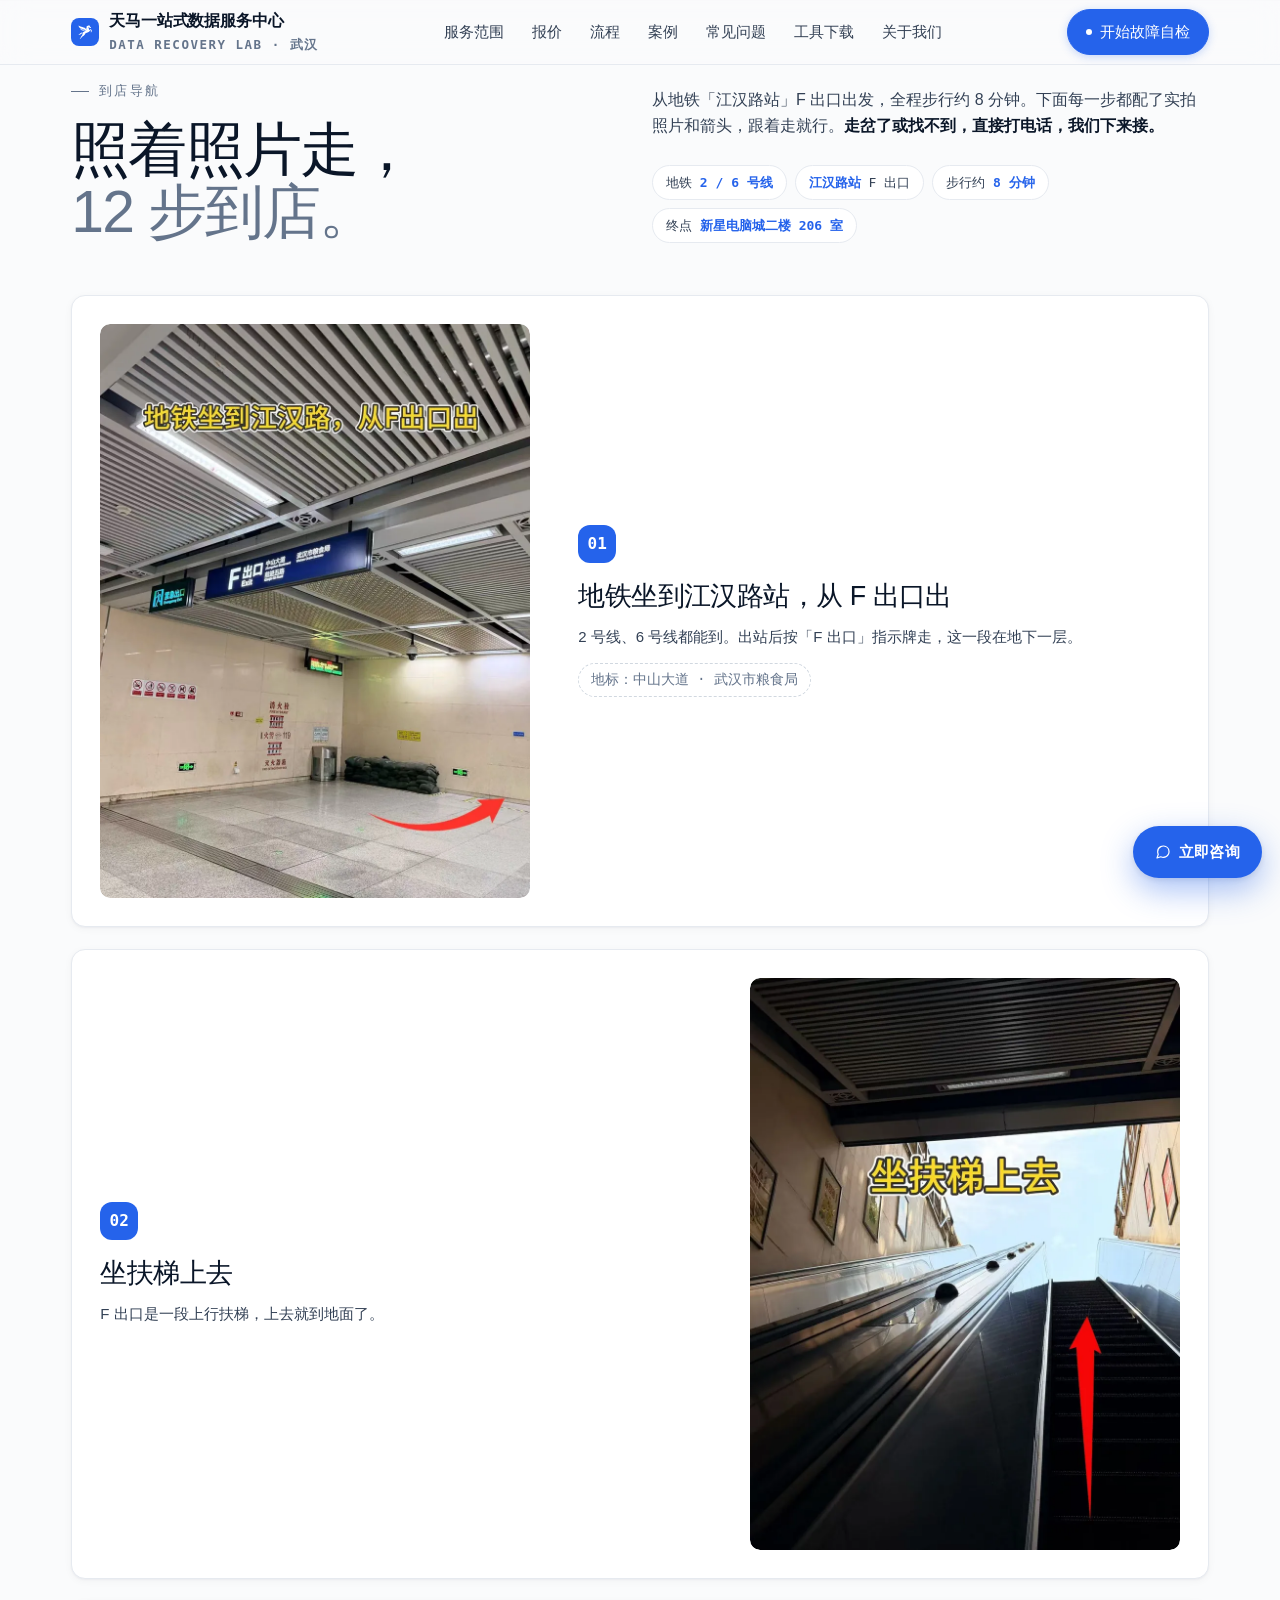
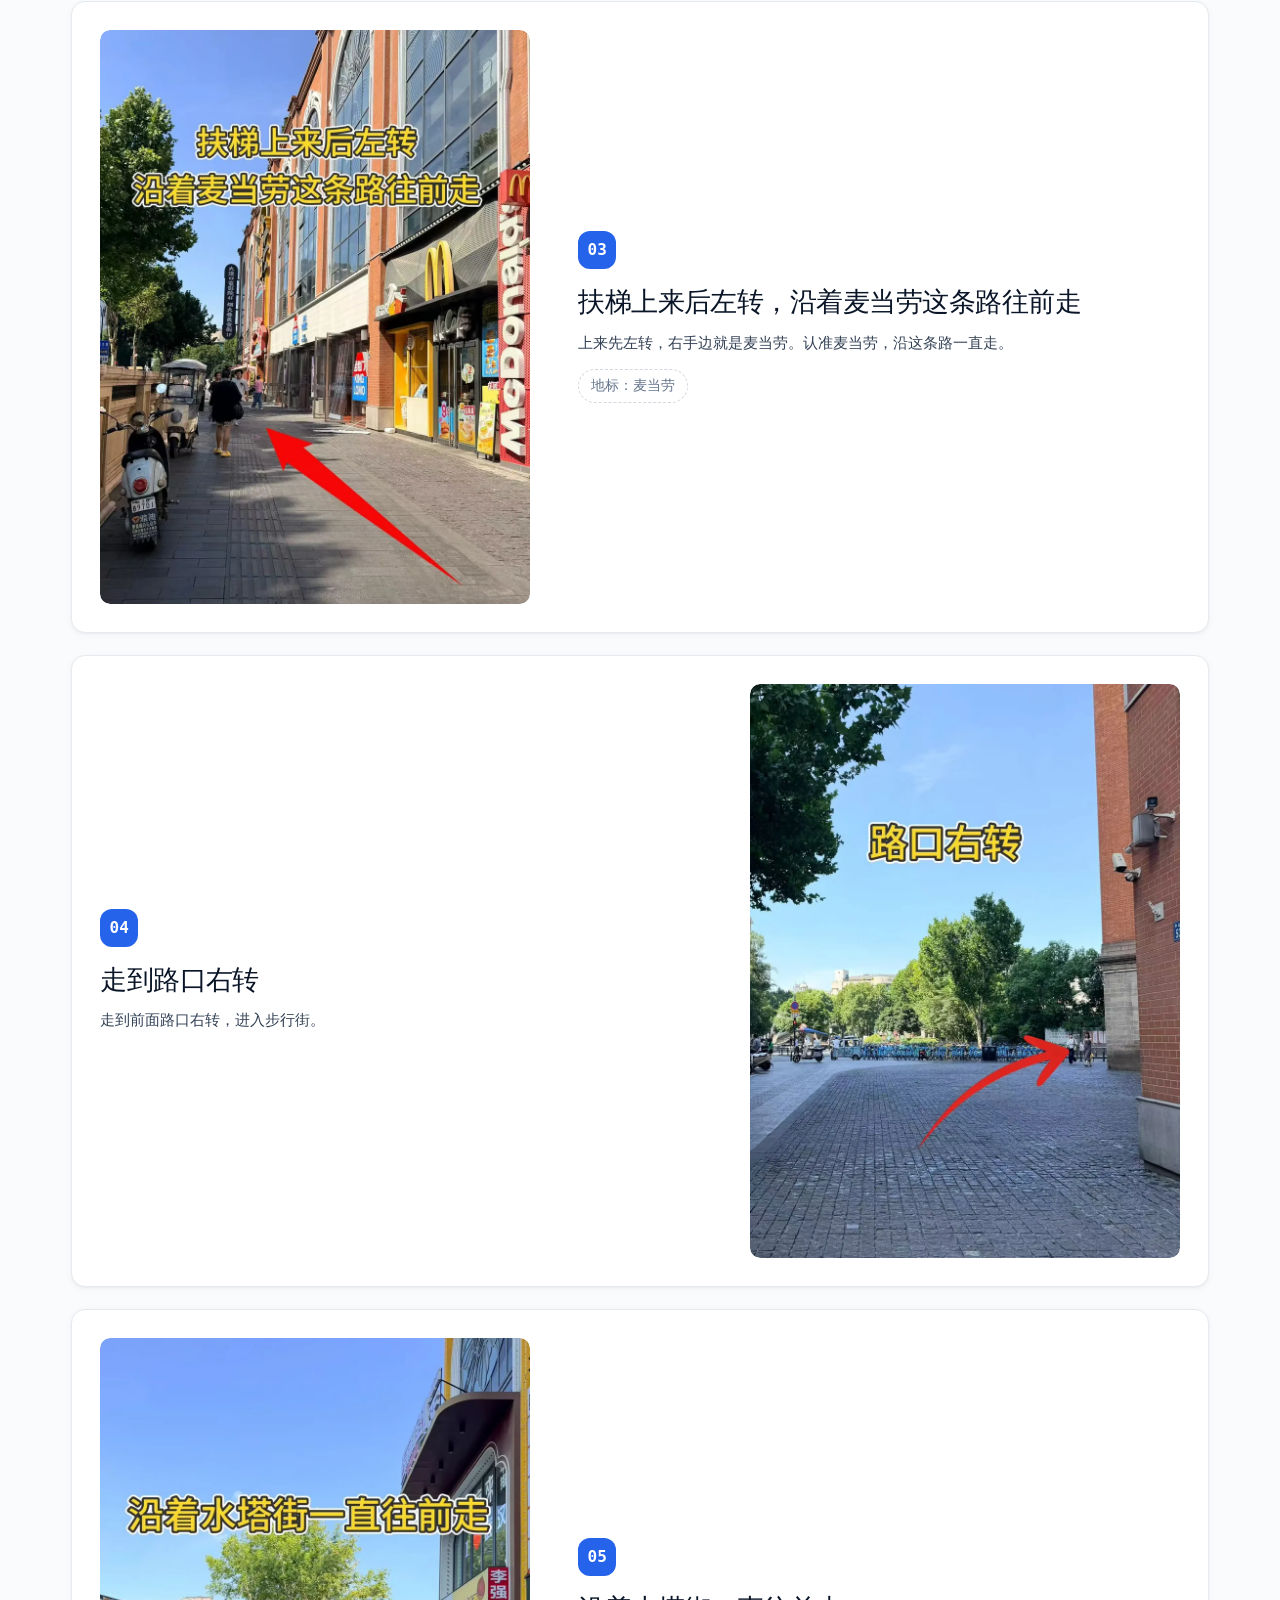
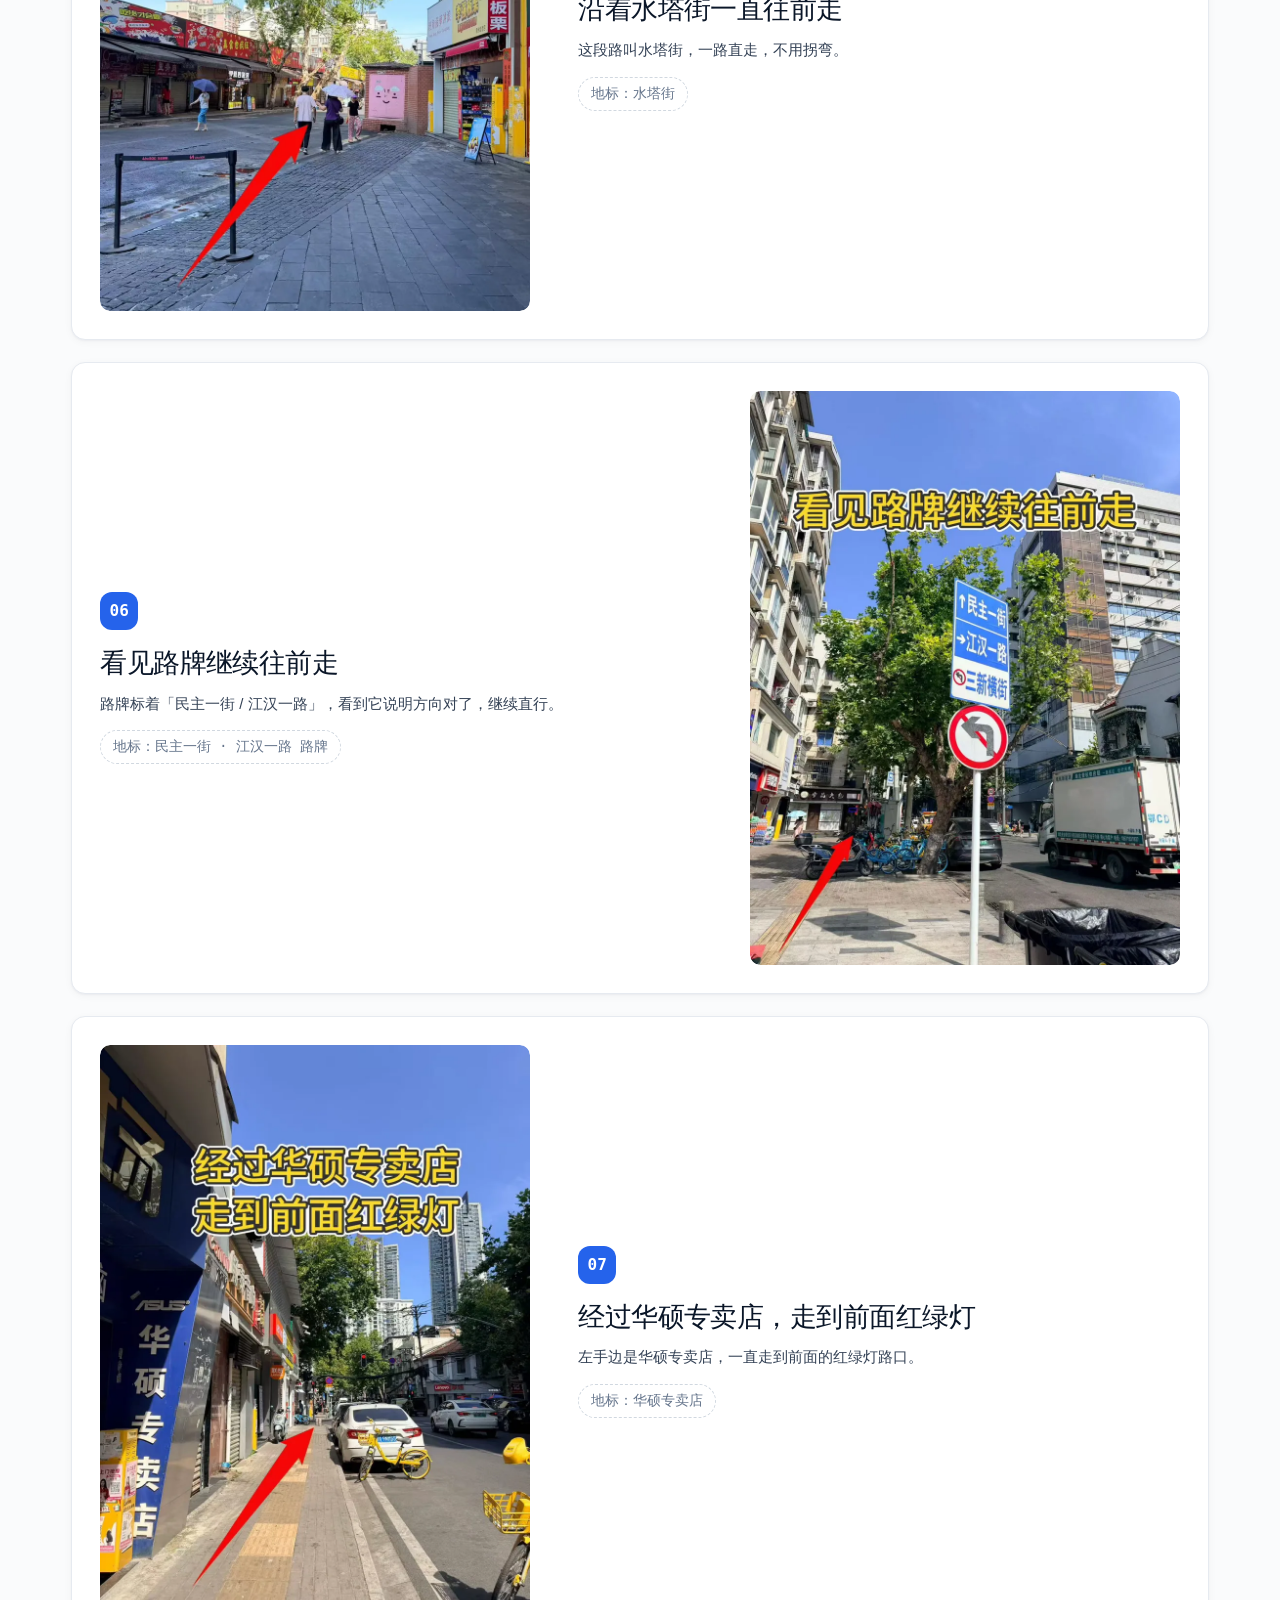
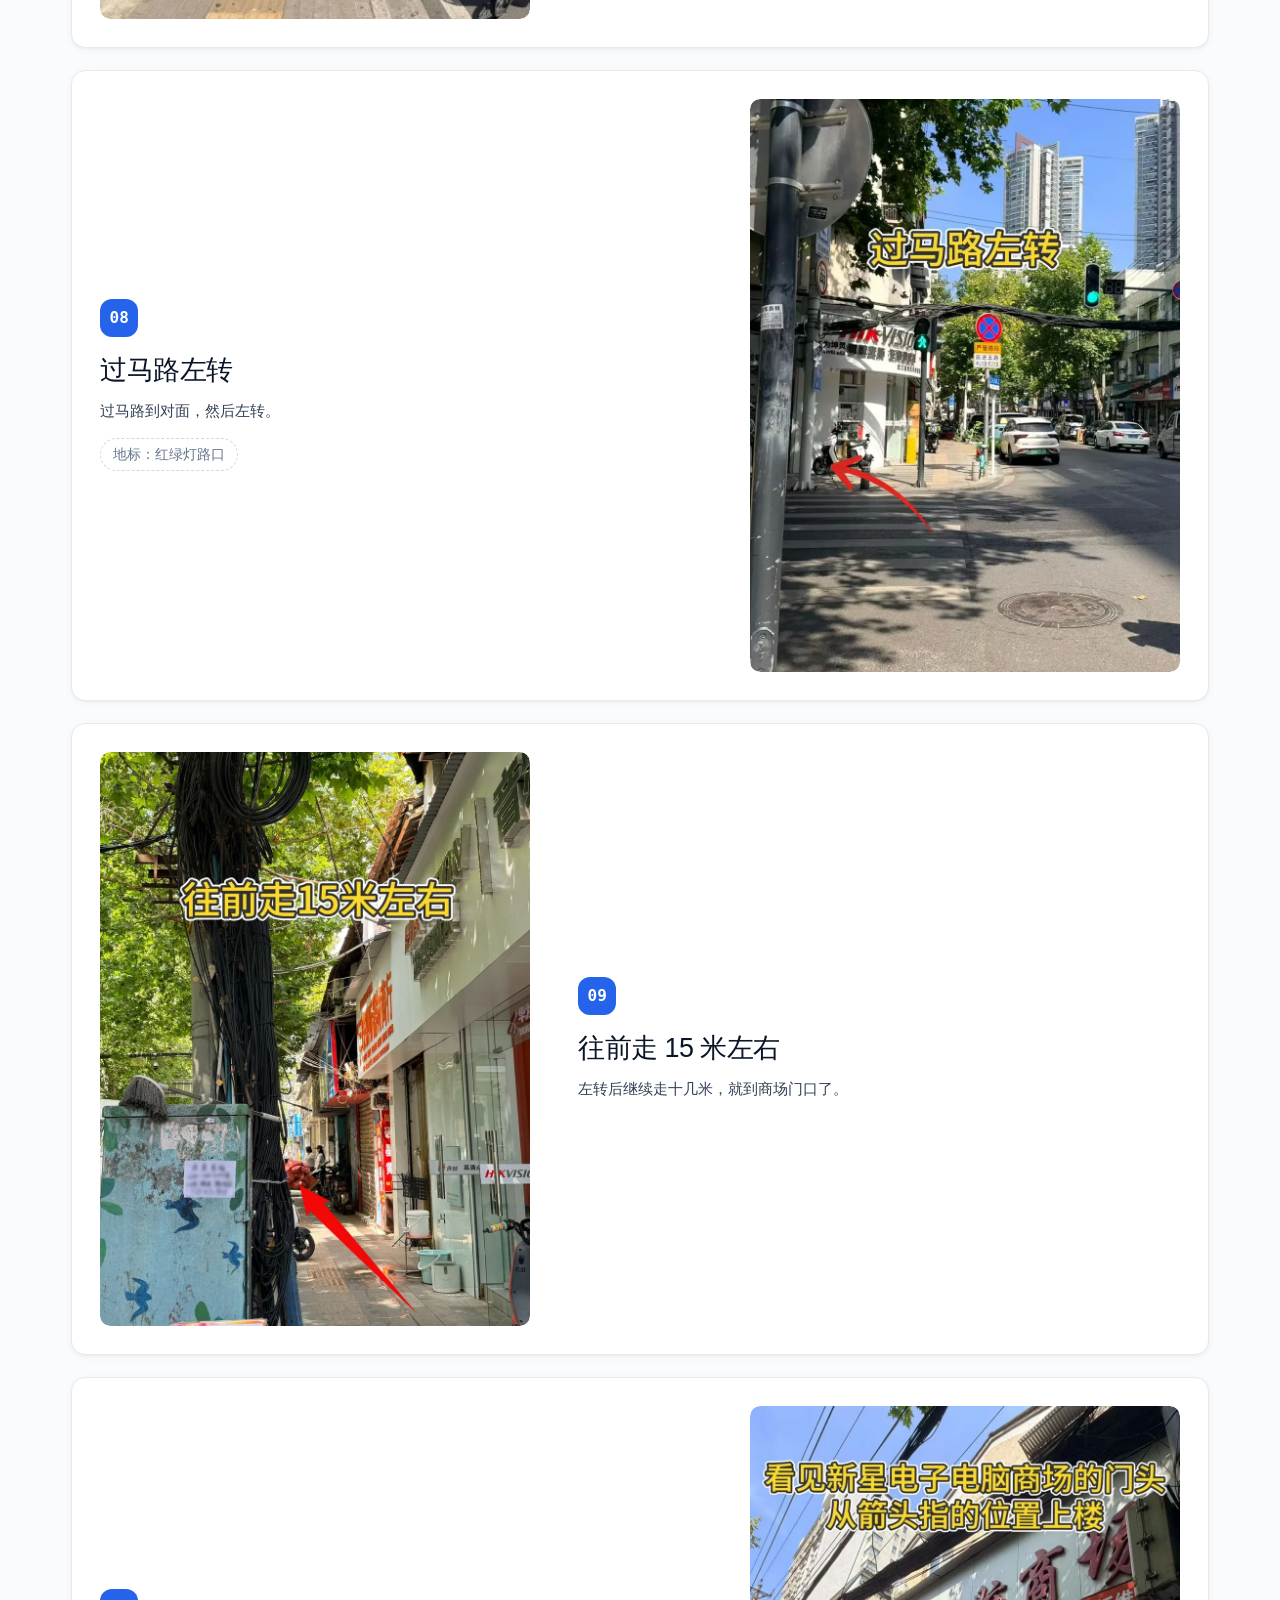
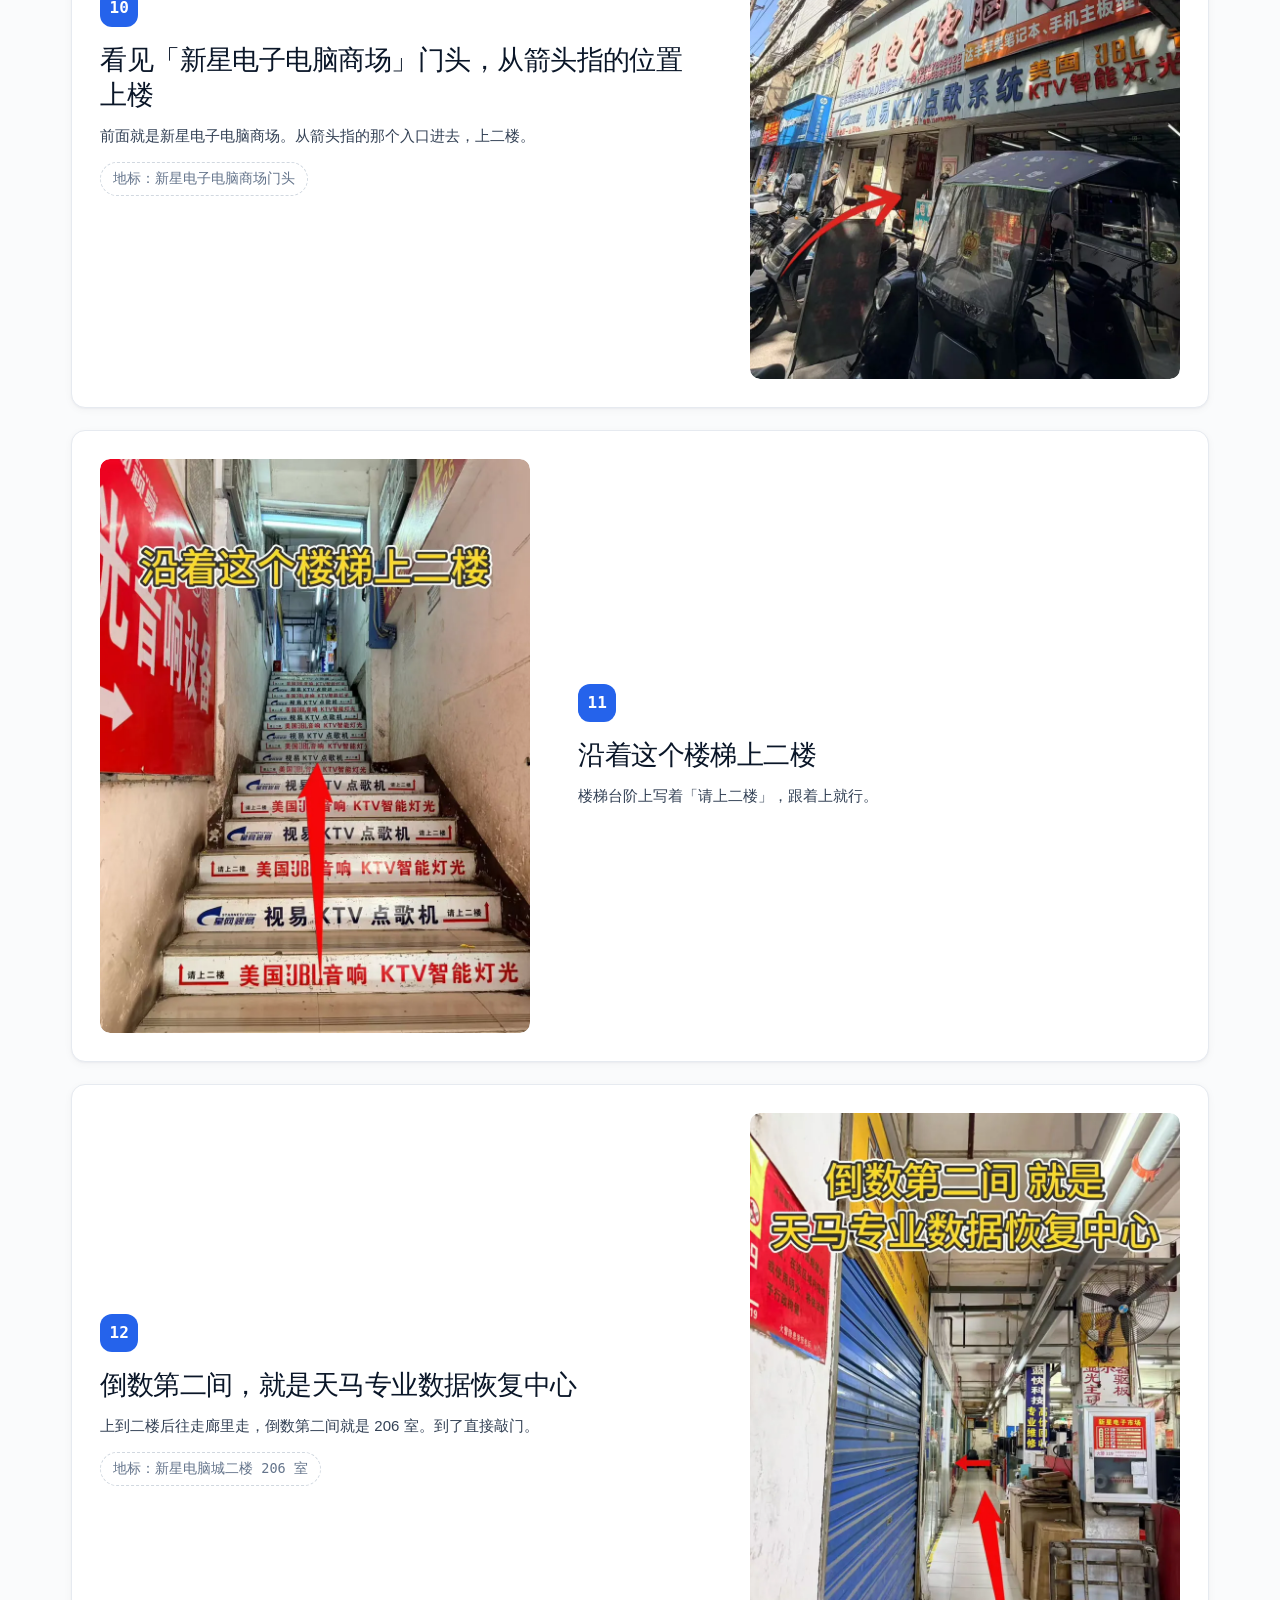
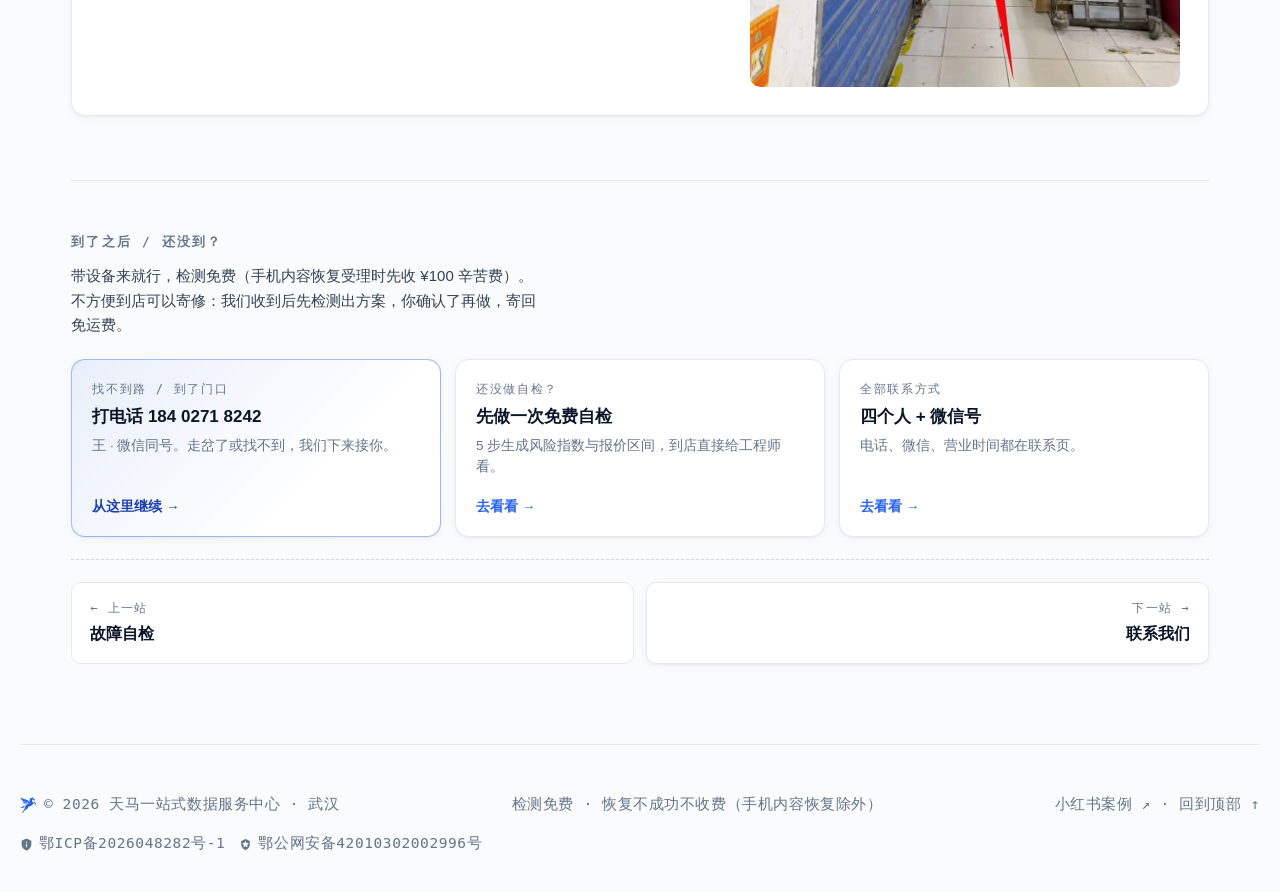
<file: visit.html>
<!doctype html>
<html lang="zh-CN">
<head>
<meta charset="utf-8" />
<meta name="viewport" content="width=device-width,initial-scale=1,maximum-scale=1,user-scalable=no,viewport-fit=cover" />
<meta name="theme-color" content="#FAFBFC" />
<title>到店导航 | 武汉天马专业数据恢复中心 - 图文路线（江汉路站 F 出口）</title>
<meta name="description" content="从地铁 2/6 号线江汉路站 F 出口到天马专业数据恢复中心（新星电脑城二楼 206 室）的 12 步图文导航，每步实拍照片配箭头，步行约 8 分钟。" />
<link rel="canonical" href="https://tianmahuifu.cn/visit.html" />
<link rel="icon" type="image/svg+xml" href="logo.svg" />
<!-- 添加到主屏幕（PWA） -->
<link rel="manifest" href="manifest.webmanifest" />
<link rel="apple-touch-icon" sizes="180x180" href="apple-touch-icon.png" />
<link rel="icon" type="image/png" sizes="192x192" href="icon-192.png" />
<link rel="icon" type="image/png" sizes="512x512" href="icon-512.png" />
<!-- 微信分享 / Open Graph -->
<meta property="og:type" content="website" />
<meta property="og:site_name" content="中天数据处理服务中心" />
<meta property="og:title" content="联系我们 | 武汉天马专业数据恢复中心 - 到店地址与电话" />
<meta property="og:description" content="从地铁 2/6 号线江汉路站 F 出口到天马专业数据恢复中心（新星电脑城二楼 206 室）的 12 步图文导航，每步实拍照片配箭头，步行约 8 分钟。" />
<meta property="og:image" content="og-cover.jpg" />
<meta property="og:locale" content="zh_CN" />
<!-- Twitter / X -->
<meta name="twitter:card" content="summary_large_image" />
<meta name="twitter:title" content="联系我们 | 武汉天马专业数据恢复中心 - 到店地址与电话" />
<meta name="twitter:description" content="从地铁 2/6 号线江汉路站 F 出口到天马专业数据恢复中心（新星电脑城二楼 206 室）的 12 步图文导航，每步实拍照片配箭头，步行约 8 分钟。" />
<meta name="twitter:image" content="og-cover.jpg" />
<!-- Safari / 添加到主屏幕 -->
<meta name="apple-mobile-web-app-title" content="中天数据处理" />
<meta name="apple-mobile-web-app-capable" content="yes" />
<meta name="mobile-web-app-capable" content="yes" />
<meta name="apple-mobile-web-app-status-bar-style" content="default" />
<meta name="format-detection" content="telephone=no" />
<script>
  // 把 og:image / og:url 修正为绝对地址，便于微信/Twitter 抓取
  (function(){
    ['og:image','twitter:image'].forEach(function(k){
      var m=document.querySelector('meta[property="'+k+'"]')||document.querySelector('meta[name="'+k+'"]');
      if(m && m.content && !/^https?:/.test(m.content)) m.content=location.origin+'/'+m.content;
    });
    var u=document.querySelector('meta[property="og:url"]');
    if(!u){ u=document.createElement('meta'); u.setAttribute('property','og:url'); document.head.appendChild(u); }
    u.content=location.origin+location.pathname;
  })();
</script>
<script>
  if ('scrollRestoration' in history) history.scrollRestoration = 'manual';
  addEventListener('pageshow', function(){ if (!location.hash) window.scrollTo(0, 0); });
</script>
<link rel="stylesheet" href="assets/style.css" />
</head>
<body data-page="visit">

<!-- NAV:START -->
<nav class="nav">
  <div class="wrap nav-inner">
    <a href="index.html" class="brand" aria-label="天马一站式数据服务中心">
      <span class="brand-mark">
        <svg viewBox="0 0 613.51 626.88" fill="currentColor"><path d="M473.36,81.74l-5.1,8.04c-1.84,4.71-3.77,9.52-4.65,14.54-8.65,49.39,40.37,77.26,35.35,125.97l49.79-37.27c7.5-3.91,15.35-4.25,22.93-.27,6.07,3.18,33.94,36.1,38.03,43,7.73,13.05,2.04,30.6-2.7,43.95-7.04,19.82-18.42,40.04-31.28,56.49-4.97-11.84-11.63-27.78-10.66-40.86,1.13-15.22,22.12-22.2,18.86-38.08-1.12-5.45-16.15-20.89-21.04-23.73-4.31-2.5-9.56-2.56-13.95-.52-5.17,2.41-16.45,17.72-21.19,22.88-25.26,27.5-51.98,53.94-83.59,74.2-35.21,22.58-74.5,37.02-115.79,44.14-9.41,23.38-20.35,46.48-35.97,66.38-28.06,35.71-59.07,47.8-95.19,71.84-31.99,21.3-36.25,34.07-56.9,63.93-16.29,23.55-38.28,44.15-67.1,50.52,4.17-12.1,5.71-28.09,12.5-39.03,4.41-7.1,12.11-8.44,18.41-13.58,19.98-16.29,22.16-43.04,31.1-64.85,6.14-14.96,22.67-24.23,33.22-36.44,33.64-38.92,16.31-74.47,34.24-116.45,21.59-50.56,75.57-74.51,125.55-88.02,2.48-11.71-3.33-25.75-10.86-34.69-25.45-30.22-88.79-39.98-126-50.98-54.35-16.06-111.07-38.18-145.03-85.97-15.92-22.4-26.23-49.49-28.56-76.99,36.9,26.43,78.9,43.58,122.25,56.5,65.64,19.57,149.04,27.46,193.3,85.32,16.32,21.34,22.95,47.69,40.9,67.84l-7.82-23.45c-13.66-45.74-1.62-95.71,30.21-130.77l-30.21,12.78c-.48.15-.49-.59-.34-1.05,1.88-5.73,19.29-23.47,24.49-28.11,22.86-20.37,51.73-31.96,82.31-34.26,8.54-8.82,16.68-18.11,27.18-24.71l-.72,39.09c5.55,3.68,11.62,6.64,16.72,11,7.97,6.83,11.84,15.74,19.52,23.13,11.96,11.5,25.84,21.67,37.64,33.43,1.46,2.47,2.65,4.44,2.59,7.42-.07,3.53-2.68,20.28-4.37,22.69-1.92,2.73-17.13,2.95-20.6,2.22-4.63-.97-8.04-6.62-11.81-9.51-13.38-10.27-23.37-7.17-37.91-10.42-17.46-3.91-27.99-19.78-27.72-37.32Z"/><path d="M314.86,257.29c-14.15-6.46-29.71-7.76-45.12-7.1-26.06,1.12-47.56,5.67-74.15.22-47.52-9.74-89.62-46.05-111.72-88.35,10.39,4.97,20.31,10.95,30.79,15.76,46.02,21.07,84.61,22.92,131.98,34.34,26.35,6.35,56.63,18.86,68.22,45.14Z"/><path d="M198.3,342.58c-35.92,16.19-48.79,56.05-81.8,76.36-35.56,21.88-80.23,17.55-116.5-.3-.06-1.05,2.54-1.25,3.28-1.33,50.7-5.76,60.6-19.95,97.31-49.82,25.22-20.52,52.44-32.87,85.88-28.35,3.6.49,9.16,1.12,11.83,3.44Z"/></svg>
      </span>
      <div>
        <div>天马一站式数据服务中心</div>
        <div class="brand-sub">Data Recovery Lab · 武汉</div>
      </div>
    </a>
    <div class="nav-links">
      <a href="services.html">服务范围</a>
      <a href="pricing.html">报价</a>
      <a href="process.html">流程</a>
      <a href="cases.html">案例</a>
      <a href="faq.html">常见问题</a>
      <a href="tools.html">工具下载</a>
      <a href="about.html">关于我们</a>
    </div>
    <a class="cta primary" href="check.html">
      <span class="dot"></span>
      开始故障自检
    </a>
    <button class="nav-burger" id="navBurger" aria-label="菜单" aria-expanded="false">
      <span></span><span></span>
    </button>
  </div>
</nav>

<div class="mobile-menu" id="mobileMenu">
  <a href="services.html">服务范围</a>
  <a href="pricing.html">报价</a>
  <a href="process.html">流程</a>
  <a href="cases.html">案例</a>
  <a href="faq.html">常见问题</a>
  <a href="tools.html">工具下载</a>
  <a href="about.html">关于我们</a>
  <a href="contact.html">联系我们</a>
  <a href="visit.html">到店怎么走</a>
  <a href="check.html" class="mm-cta">开始故障自检 →</a>
</div>
<!-- NAV:END -->

<section id="visit" style="padding-top:64px">
  <div class="wrap">
    <div class="sec-head">
      <div>
        <span class="eyebrow" data-reveal>到店导航</span>
        <h2 data-reveal data-reveal-delay="1" style="margin-top:18px">
          照着照片走，<br/><span class="muted">12 步到店。</span>
        </h2>
      </div>
      <div class="visit-head" data-reveal data-reveal-delay="2">
        <p>从地铁「江汉路站」F 出口出发，全程步行约 8 分钟。下面每一步都配了实拍照片和箭头，跟着走就行。<b style="color:var(--ink)">走岔了或找不到，直接打电话，我们下来接。</b></p>
        <div class="visit-route">
          <span class="visit-chip">地铁 <b>2 / 6 号线</b></span>
          <span class="visit-chip"><b>江汉路站</b> F 出口</span>
          <span class="visit-chip">步行约 <b>8 分钟</b></span>
          <span class="visit-chip">终点 <b>新星电脑城二楼 206 室</b></span>
        </div>
      </div>
    </div>

    <div class="visit-timeline">
      <article class="visit-step" data-reveal>
        <button class="vshot" type="button" data-shot="assets/photos/nav/step-01.webp" data-shot-alt="第 1 步：地铁坐到江汉路站，从 F 出口出" aria-label="放大查看第 1 步照片：地铁坐到江汉路站，从 F 出口出">
          <img src="assets/photos/nav/step-01.webp" alt="第 1 步：地铁坐到江汉路站，从 F 出口出" width="880" height="1174" loading="lazy" decoding="async" />
        </button>
        <div class="vbody">
          <span class="vnum">01</span>
          <h3>地铁坐到江汉路站，从 F 出口出</h3>
          <p>2 号线、6 号线都能到。出站后按「F 出口」指示牌走，这一段在地下一层。</p>
        <span class="visit-landmark">地标：中山大道 · 武汉市粮食局</span>
        </div>
      </article>
      <article class="visit-step" data-reveal>
        <button class="vshot" type="button" data-shot="assets/photos/nav/step-02.webp" data-shot-alt="第 2 步：坐扶梯上去" aria-label="放大查看第 2 步照片：坐扶梯上去">
          <img src="assets/photos/nav/step-02.webp" alt="第 2 步：坐扶梯上去" width="880" height="1174" loading="lazy" decoding="async" />
        </button>
        <div class="vbody">
          <span class="vnum">02</span>
          <h3>坐扶梯上去</h3>
          <p>F 出口是一段上行扶梯，上去就到地面了。</p>
        </div>
      </article>
      <article class="visit-step" data-reveal>
        <button class="vshot" type="button" data-shot="assets/photos/nav/step-03.webp" data-shot-alt="第 3 步：扶梯上来后左转，沿着麦当劳这条路往前走" aria-label="放大查看第 3 步照片：扶梯上来后左转，沿着麦当劳这条路往前走">
          <img src="assets/photos/nav/step-03.webp" alt="第 3 步：扶梯上来后左转，沿着麦当劳这条路往前走" width="880" height="1174" loading="lazy" decoding="async" />
        </button>
        <div class="vbody">
          <span class="vnum">03</span>
          <h3>扶梯上来后左转，沿着麦当劳这条路往前走</h3>
          <p>上来先左转，右手边就是麦当劳。认准麦当劳，沿这条路一直走。</p>
        <span class="visit-landmark">地标：麦当劳</span>
        </div>
      </article>
      <article class="visit-step" data-reveal>
        <button class="vshot" type="button" data-shot="assets/photos/nav/step-04.webp" data-shot-alt="第 4 步：走到路口右转" aria-label="放大查看第 4 步照片：走到路口右转">
          <img src="assets/photos/nav/step-04.webp" alt="第 4 步：走到路口右转" width="880" height="1174" loading="lazy" decoding="async" />
        </button>
        <div class="vbody">
          <span class="vnum">04</span>
          <h3>走到路口右转</h3>
          <p>走到前面路口右转，进入步行街。</p>
        </div>
      </article>
      <article class="visit-step" data-reveal>
        <button class="vshot" type="button" data-shot="assets/photos/nav/step-05.webp" data-shot-alt="第 5 步：沿着水塔街一直往前走" aria-label="放大查看第 5 步照片：沿着水塔街一直往前走">
          <img src="assets/photos/nav/step-05.webp" alt="第 5 步：沿着水塔街一直往前走" width="880" height="1174" loading="lazy" decoding="async" />
        </button>
        <div class="vbody">
          <span class="vnum">05</span>
          <h3>沿着水塔街一直往前走</h3>
          <p>这段路叫水塔街，一路直走，不用拐弯。</p>
        <span class="visit-landmark">地标：水塔街</span>
        </div>
      </article>
      <article class="visit-step" data-reveal>
        <button class="vshot" type="button" data-shot="assets/photos/nav/step-06.webp" data-shot-alt="第 6 步：看见路牌继续往前走" aria-label="放大查看第 6 步照片：看见路牌继续往前走">
          <img src="assets/photos/nav/step-06.webp" alt="第 6 步：看见路牌继续往前走" width="880" height="1174" loading="lazy" decoding="async" />
        </button>
        <div class="vbody">
          <span class="vnum">06</span>
          <h3>看见路牌继续往前走</h3>
          <p>路牌标着「民主一街 / 江汉一路」，看到它说明方向对了，继续直行。</p>
        <span class="visit-landmark">地标：民主一街 · 江汉一路 路牌</span>
        </div>
      </article>
      <article class="visit-step" data-reveal>
        <button class="vshot" type="button" data-shot="assets/photos/nav/step-07.webp" data-shot-alt="第 7 步：经过华硕专卖店，走到前面红绿灯" aria-label="放大查看第 7 步照片：经过华硕专卖店，走到前面红绿灯">
          <img src="assets/photos/nav/step-07.webp" alt="第 7 步：经过华硕专卖店，走到前面红绿灯" width="880" height="1174" loading="lazy" decoding="async" />
        </button>
        <div class="vbody">
          <span class="vnum">07</span>
          <h3>经过华硕专卖店，走到前面红绿灯</h3>
          <p>左手边是华硕专卖店，一直走到前面的红绿灯路口。</p>
        <span class="visit-landmark">地标：华硕专卖店</span>
        </div>
      </article>
      <article class="visit-step" data-reveal>
        <button class="vshot" type="button" data-shot="assets/photos/nav/step-08.webp" data-shot-alt="第 8 步：过马路左转" aria-label="放大查看第 8 步照片：过马路左转">
          <img src="assets/photos/nav/step-08.webp" alt="第 8 步：过马路左转" width="880" height="1174" loading="lazy" decoding="async" />
        </button>
        <div class="vbody">
          <span class="vnum">08</span>
          <h3>过马路左转</h3>
          <p>过马路到对面，然后左转。</p>
        <span class="visit-landmark">地标：红绿灯路口</span>
        </div>
      </article>
      <article class="visit-step" data-reveal>
        <button class="vshot" type="button" data-shot="assets/photos/nav/step-09.webp" data-shot-alt="第 9 步：往前走 15 米左右" aria-label="放大查看第 9 步照片：往前走 15 米左右">
          <img src="assets/photos/nav/step-09.webp" alt="第 9 步：往前走 15 米左右" width="880" height="1174" loading="lazy" decoding="async" />
        </button>
        <div class="vbody">
          <span class="vnum">09</span>
          <h3>往前走 15 米左右</h3>
          <p>左转后继续走十几米，就到商场门口了。</p>
        </div>
      </article>
      <article class="visit-step" data-reveal>
        <button class="vshot" type="button" data-shot="assets/photos/nav/step-10.webp" data-shot-alt="第 10 步：看见「新星电子电脑商场」门头，从箭头指的位置上楼" aria-label="放大查看第 10 步照片：看见「新星电子电脑商场」门头，从箭头指的位置上楼">
          <img src="assets/photos/nav/step-10.webp" alt="第 10 步：看见「新星电子电脑商场」门头，从箭头指的位置上楼" width="880" height="1174" loading="lazy" decoding="async" />
        </button>
        <div class="vbody">
          <span class="vnum">10</span>
          <h3>看见「新星电子电脑商场」门头，从箭头指的位置上楼</h3>
          <p>前面就是新星电子电脑商场。从箭头指的那个入口进去，上二楼。</p>
        <span class="visit-landmark">地标：新星电子电脑商场门头</span>
        </div>
      </article>
      <article class="visit-step" data-reveal>
        <button class="vshot" type="button" data-shot="assets/photos/nav/step-11.webp" data-shot-alt="第 11 步：沿着这个楼梯上二楼" aria-label="放大查看第 11 步照片：沿着这个楼梯上二楼">
          <img src="assets/photos/nav/step-11.webp" alt="第 11 步：沿着这个楼梯上二楼" width="880" height="1174" loading="lazy" decoding="async" />
        </button>
        <div class="vbody">
          <span class="vnum">11</span>
          <h3>沿着这个楼梯上二楼</h3>
          <p>楼梯台阶上写着「请上二楼」，跟着上就行。</p>
        </div>
      </article>
      <article class="visit-step" data-reveal>
        <button class="vshot" type="button" data-shot="assets/photos/nav/step-12.webp" data-shot-alt="第 12 步：倒数第二间，就是天马专业数据恢复中心" aria-label="放大查看第 12 步照片：倒数第二间，就是天马专业数据恢复中心">
          <img src="assets/photos/nav/step-12.webp" alt="第 12 步：倒数第二间，就是天马专业数据恢复中心" width="880" height="1174" loading="lazy" decoding="async" />
        </button>
        <div class="vbody">
          <span class="vnum">12</span>
          <h3>倒数第二间，就是天马专业数据恢复中心</h3>
          <p>上到二楼后往走廊里走，倒数第二间就是 206 室。到了直接敲门。</p>
        <span class="visit-landmark">地标：新星电脑城二楼 206 室</span>
        </div>
      </article>
    </div>

    <!-- 下一步：由 assets/app.js 的 FLOW.visit 渲染（全站动线单一来源） -->
    <div class="next-steps" id="nextSteps" data-reveal></div>
  </div>
</section>


<!-- CONTACT:START -->

<!-- CONTACT:END -->

<!-- FOOTER:START -->
<footer class="wrap foot">
  <span style="display:inline-flex;align-items:center;gap:8px"><svg viewBox="0 0 613.51 626.88" fill="currentColor" style="width:16px;height:16px;color:var(--accent)" aria-hidden="true"><path d="M473.36,81.74l-5.1,8.04c-1.84,4.71-3.77,9.52-4.65,14.54-8.65,49.39,40.37,77.26,35.35,125.97l49.79-37.27c7.5-3.91,15.35-4.25,22.93-.27,6.07,3.18,33.94,36.1,38.03,43,7.73,13.05,2.04,30.6-2.7,43.95-7.04,19.82-18.42,40.04-31.28,56.49-4.97-11.84-11.63-27.78-10.66-40.86,1.13-15.22,22.12-22.2,18.86-38.08-1.12-5.45-16.15-20.89-21.04-23.73-4.31-2.5-9.56-2.56-13.95-.52-5.17,2.41-16.45,17.72-21.19,22.88-25.26,27.5-51.98,53.94-83.59,74.2-35.21,22.58-74.5,37.02-115.79,44.14-9.41,23.38-20.35,46.48-35.97,66.38-28.06,35.71-59.07,47.8-95.19,71.84-31.99,21.3-36.25,34.07-56.9,63.93-16.29,23.55-38.28,44.15-67.1,50.52,4.17-12.1,5.71-28.09,12.5-39.03,4.41-7.1,12.11-8.44,18.41-13.58,19.98-16.29,22.16-43.04,31.1-64.85,6.14-14.96,22.67-24.23,33.22-36.44,33.64-38.92,16.31-74.47,34.24-116.45,21.59-50.56,75.57-74.51,125.55-88.02,2.48-11.71-3.33-25.75-10.86-34.69-25.45-30.22-88.79-39.98-126-50.98-54.35-16.06-111.07-38.18-145.03-85.97-15.92-22.4-26.23-49.49-28.56-76.99,36.9,26.43,78.9,43.58,122.25,56.5,65.64,19.57,149.04,27.46,193.3,85.32,16.32,21.34,22.95,47.69,40.9,67.84l-7.82-23.45c-13.66-45.74-1.62-95.71,30.21-130.77l-30.21,12.78c-.48.15-.49-.59-.34-1.05,1.88-5.73,19.29-23.47,24.49-28.11,22.86-20.37,51.73-31.96,82.31-34.26,8.54-8.82,16.68-18.11,27.18-24.71l-.72,39.09c5.55,3.68,11.62,6.64,16.72,11,7.97,6.83,11.84,15.74,19.52,23.13,11.96,11.5,25.84,21.67,37.64,33.43,1.46,2.47,2.65,4.44,2.59,7.42-.07,3.53-2.68,20.28-4.37,22.69-1.92,2.73-17.13,2.95-20.6,2.22-4.63-.97-8.04-6.62-11.81-9.51-13.38-10.27-23.37-7.17-37.91-10.42-17.46-3.91-27.99-19.78-27.72-37.32Z"/><path d="M314.86,257.29c-14.15-6.46-29.71-7.76-45.12-7.1-26.06,1.12-47.56,5.67-74.15.22-47.52-9.74-89.62-46.05-111.72-88.35,10.39,4.97,20.31,10.95,30.79,15.76,46.02,21.07,84.61,22.92,131.98,34.34,26.35,6.35,56.63,18.86,68.22,45.14Z"/><path d="M198.3,342.58c-35.92,16.19-48.79,56.05-81.8,76.36-35.56,21.88-80.23,17.55-116.5-.3-.06-1.05,2.54-1.25,3.28-1.33,50.7-5.76,60.6-19.95,97.31-49.82,25.22-20.52,52.44-32.87,85.88-28.35,3.6.49,9.16,1.12,11.83,3.44Z"/></svg>© 2026 天马一站式数据服务中心 · 武汉</span>
  <span class="muted">检测免费 · 恢复不成功不收费（手机内容恢复除外）</span>
  <span><a href="https://www.xiaohongshu.com/user/profile/6419c1c6000000000b0143d8" target="_blank" rel="noopener">小红书案例 ↗</a> · <a href="index.html">回到顶部 ↑</a></span>
  <span style="display:inline-flex;align-items:center;gap:14px;flex-wrap:wrap">
    <a href="https://beian.miit.gov.cn/" target="_blank" rel="noopener noreferrer" style="display:inline-flex;align-items:center;gap:6px">
      <svg viewBox="0 0 24 24" width="13" height="13" fill="currentColor" aria-hidden="true"><path d="M12 1 3 5v6c0 5.55 3.84 10.74 9 12 5.16-1.26 9-6.45 9-12V5l-9-4Zm-1 6h2v2h-2V7Zm0 4h2v6h-2v-6Z"/></svg>
      鄂ICP备2026048282号-1
    </a>
    <a href="https://beian.mps.gov.cn/#/query/webSearch?code=42010302002996" target="_blank" rel="noopener noreferrer" style="display:inline-flex;align-items:center;gap:6px">
      <svg viewBox="0 0 24 24" width="13" height="13" fill="currentColor" aria-hidden="true"><path d="M12 2 4 5.5v5.9c0 4.9 3.3 9.4 8 10.6 4.7-1.2 8-5.7 8-10.6V5.5L12 2Zm0 3.2 1.9 3.9 4.3.6-3.1 3 .7 4.3-3.8-2-3.8 2 .7-4.3-3.1-3 4.3-.6L12 5.2Z"/></svg>
      鄂公网安备42010302002996号
    </a>
  </span>
</footer>

<div class="qr-lightbox" id="qrLightbox" role="dialog" aria-label="微信二维码大图">
  <div class="qr-lightbox-inner">
    <img src="wechat-qr.jpg" alt="微信好友码大图"/>
    <p class="qr-tip">长按二维码 · 在微信中「识别」即可发送好友申请</p>
    <p class="qr-id">微信号：TianmaDataLab</p>
    <a class="qr-deeplink" id="qrDeeplink" href="weixin://contacts/profile/TianmaDataLab">已安装微信？点此直接打开</a>
    <button class="qr-close" type="button" id="qrClose">关闭</button>
  </div>
</div>

<div class="fab" id="fab" aria-label="快速咨询">
  <button class="fab-main" id="fabMain" aria-expanded="false" aria-controls="fabMenu" type="button">
    <svg viewBox="0 0 24 24" fill="none" aria-hidden="true"><path d="M21 11.5a8.38 8.38 0 0 1-.9 3.8 8.5 8.5 0 0 1-7.6 4.7 8.38 8.38 0 0 1-3.8-.9L3 21l1.9-5.7a8.38 8.38 0 0 1-.9-3.8 8.5 8.5 0 0 1 4.7-7.6 8.38 8.38 0 0 1 3.8-.9h.5a8.48 8.48 0 0 1 8 8v.5z" stroke="currentColor" stroke-width="1.8" stroke-linecap="round" stroke-linejoin="round"/></svg>
    立即咨询
  </button>
  <div class="fab-menu" id="fabMenu">
    <button class="fab-item" type="button" data-fab-addfriend data-weixin="weixin://contacts/profile/TianmaDataLab">
      <svg viewBox="0 0 24 24" fill="none" aria-hidden="true"><path d="M16 21v-2a4 4 0 0 0-4-4H5a4 4 0 0 0-4 4v2" stroke="currentColor" stroke-width="1.8" stroke-linecap="round" stroke-linejoin="round"/><circle cx="8.5" cy="7" r="4" stroke="currentColor" stroke-width="1.8"/><line x1="20" y1="8" x2="20" y2="14" stroke="currentColor" stroke-width="1.8" stroke-linecap="round"/><line x1="23" y1="11" x2="17" y2="11" stroke="currentColor" stroke-width="1.8" stroke-linecap="round"/></svg>
      微信加好友 · 立即聊
    </button>
    <a class="fab-item" href="tel:18402718242">
      <svg viewBox="0 0 24 24" fill="none" aria-hidden="true"><path d="M22 16.92v3a2 2 0 0 1-2.18 2 19.79 19.79 0 0 1-8.63-3.07 19.5 19.5 0 0 1-6-6 19.79 19.79 0 0 1-3.07-8.67A2 2 0 0 1 4.11 2h3a2 2 0 0 1 2 1.72c.12.86.31 1.7.57 2.5a2 2 0 0 1-.45 2.11L8.09 9.91a16 16 0 0 0 6 6l1.58-1.14a2 2 0 0 1 2.11-.45c.8.26 1.64.45 2.5.57A2 2 0 0 1 22 16.92z" stroke="currentColor" stroke-width="1.8" stroke-linecap="round" stroke-linejoin="round"/></svg>
      电话 184 0271 8242
    </a>
  </div>
</div>
<!-- FOOTER:END -->

<script src="assets/app.js"></script>
</body>
</html>
</file>
<file: assets/style.css>
:root{
  --bg: #FAFBFC;
  --bg-2: #FFFFFF;
  --line: #E6EAF0;
  --line-2: #D1D8E0;
  --ink: #0A1628;
  --ink-2: #334155;
  --ink-3: #64748B;
  --accent: #2563EB;
  --accent-deep: #1E40AF;
  --accent-soft: rgba(37,99,235,.08);
  --warn: #D97706;
  --warn-soft: rgba(217,119,6,.08);
  --danger: #DC2626;
  --danger-soft: rgba(220,38,38,.08);
  --good: #16A34A;
  --good-soft: rgba(22,163,74,.08);
  --shadow-sm: 0 1px 2px rgba(10,22,40,.04), 0 2px 8px rgba(10,22,40,.04);
  --shadow-md: 0 1px 2px rgba(10,22,40,.04), 0 8px 24px rgba(10,22,40,.06);
  --shadow-lg: 0 1px 2px rgba(10,22,40,.04), 0 16px 48px rgba(10,22,40,.08);
  --radius: 14px;
  --radius-sm: 10px;
  --ease: cubic-bezier(.2,.7,.2,1);
  --max: 1240px;
  --gutter: clamp(20px, 4vw, 56px);
  --tnum: ui-monospace, "SF Mono", "JetBrains Mono", "Cascadia Mono", "Consolas", "Menlo", "DejaVu Sans Mono", "Microsoft YaHei", monospace;
  --sans: -apple-system, "SF Pro Display", "Helvetica Neue", "Inter", "PingFang SC", "Microsoft YaHei", sans-serif;
}
*,*::before,*::after{box-sizing:border-box}
html,body{margin:0;padding:0;background:var(--bg);color:var(--ink);font-family:var(--sans);font-size:16px;line-height:1.62;-webkit-font-smoothing:antialiased;text-rendering:optimizeLegibility}
body{overflow-x:hidden}
img,svg{display:block;max-width:100%}
a{color:inherit;text-decoration:none}
button{font:inherit;color:inherit;background:none;border:0;cursor:pointer}
input,select,textarea{font:inherit;color:inherit;background:none;border:0;outline:0}
::selection{background:var(--accent);color:#fff}

.wrap{max-width:var(--max);margin:0 auto;padding:0 var(--gutter)}
.grid{display:grid;gap:24px}

.eyebrow{font-family:var(--tnum);font-size:12.5px;letter-spacing:.18em;text-transform:uppercase;color:var(--ink-3);display:inline-flex;align-items:center;gap:10px}
.eyebrow::before{content:"";width:18px;height:1px;background:var(--ink-3)}

h1,h2,h3{font-weight:500;letter-spacing:-.02em;line-height:1.05;margin:0}
h1{font-size:clamp(40px,5.4vw,76px);font-weight:500;letter-spacing:-.03em}
h2{font-size:clamp(34px,4.6vw,68px);font-weight:500;letter-spacing:-.03em}
h3{font-size:clamp(22px,2vw,32px);font-weight:500;letter-spacing:-.02em}
p{color:var(--ink-2);margin:0}
.muted{color:var(--ink-3)}
.mono{font-family:var(--tnum)}
.accent{color:var(--accent)}

.nav{position:fixed;top:0;left:0;right:0;z-index:50;backdrop-filter:blur(14px) saturate(140%);-webkit-backdrop-filter:blur(14px) saturate(140%);background:rgba(250,251,252,.82);border-bottom:1px solid var(--line)}
.nav-inner{display:flex;align-items:center;justify-content:space-between;height:64px;gap:24px}
.brand{display:flex;align-items:center;gap:10px;font-weight:600;letter-spacing:-.01em}
.brand-mark{width:28px;height:28px;border-radius:8px;background:var(--accent);display:grid;place-items:center}
.brand-mark svg{width:14px;height:14px;color:#fff}
.brand-sub{font-size:12.5px;color:var(--ink-3);font-family:var(--tnum);letter-spacing:.12em;text-transform:uppercase;margin-top:1px}
.nav-links{display:flex;gap:28px;font-size:15px;color:var(--ink-2)}
.nav-links a{position:relative;color:var(--ink-2);transition:color .2s var(--ease)}
.nav-links a:hover{color:var(--ink)}
.nav-links a::after{content:"";position:absolute;left:0;right:0;bottom:-6px;height:2px;background:var(--accent);border-radius:1px;transform:scaleX(0);transform-origin:left;transition:transform .3s var(--ease)}
.nav-links a:hover::after{transform:scaleX(1)}

.cta{display:inline-flex;align-items:center;gap:8px;padding:10px 18px;border-radius:999px;border:1px solid var(--line-2);background:var(--bg-2);color:var(--ink);font-size:15px;font-weight:500;transition:all .25s var(--ease)}
.cta:hover{border-color:var(--accent);color:var(--accent)}
.cta.primary{background:var(--accent);border-color:var(--accent);color:#fff;font-weight:500;box-shadow:0 2px 8px rgba(37,99,235,.25)}
.cta.primary:hover{background:var(--accent-deep);border-color:var(--accent-deep);color:#fff;transform:translateY(-1px);box-shadow:0 4px 16px rgba(37,99,235,.3)}
.cta.ghost{background:transparent;border-color:transparent}
.cta .dot{width:6px;height:6px;border-radius:50%;background:currentColor;animation:pulse 1.8s ease-in-out infinite}
@keyframes pulse{0%,100%{opacity:1}50%{opacity:.35}}
.cta:disabled{opacity:.4;cursor:not-allowed;transform:none !important}

.chip{display:inline-flex;align-items:center;gap:6px;padding:5px 10px;border-radius:999px;border:1px solid var(--line);background:var(--bg-2);font-family:var(--tnum);font-size:12.5px;color:var(--ink-2);letter-spacing:.04em}

.hero{padding:130px 0 64px;position:relative;overflow:hidden;background:linear-gradient(180deg,#F0F4FA 0%, var(--bg) 100%)}
.hero::before{content:"";position:absolute;inset:0;background:radial-gradient(900px 420px at 78% 20%, rgba(37,99,235,.10), transparent 60%), radial-gradient(600px 300px at 8% 85%, rgba(37,99,235,.06), transparent 60%);pointer-events:none}
.hero-grid{display:grid;grid-template-columns:1.2fr 1fr;gap:48px;align-items:center;position:relative;z-index:1}
@media (max-width:880px){.hero-grid{grid-template-columns:1fr;gap:32px}}
.hero h1 .ghost{color:var(--ink-3)}
.hero-meta{display:flex;flex-wrap:wrap;gap:20px;margin-top:52px;padding-top:24px;border-top:1px dashed var(--line-2);font-family:var(--tnum);font-size:13.5px;color:var(--ink-3)}
.hero-meta b{color:var(--ink);font-weight:600}

.hero-visual{display:flex;flex-direction:column;align-items:center;justify-content:center;gap:20px}
.pegasus{width:min(92%,440px);height:auto;animation:pegIn 1s var(--ease) .15s both, pegFloat 7s ease-in-out 1.3s infinite;filter:drop-shadow(0 20px 40px rgba(37,99,235,.18))}

/* Brand reveal —— logo 在上 + 打字机 */
.brand-reveal{position:relative;display:flex;flex-direction:column;align-items:center;gap:14px;padding:0;min-width:280px}
.br-logo{flex:0 0 auto;display:grid;place-items:center;z-index:3}
.br-logo .pegasus{width:100px;height:auto;animation:pegFloat 4s ease-in-out infinite;filter:drop-shadow(0 8px 22px rgba(37,99,235,.3))}
.br-stage{position:relative;display:inline-flex;align-items:center;font-weight:700;font-size:clamp(20px,2.8vw,30px);line-height:1.25;letter-spacing:.005em;color:var(--ink);min-height:1.4em}
.br-text{position:relative;display:inline-block;color:var(--ink)}
.br-text::after{content:"";display:inline-block;width:2px;height:1.05em;margin-left:2px;background:var(--accent);vertical-align:-0.15em;animation:caretBlink 1s steps(2) infinite}
@keyframes caretBlink{50%{opacity:0}}
.brand-reveal-cap{margin:4px 0 0;font-family:var(--tnum);font-size:14.5px;letter-spacing:.04em;color:var(--ink-3);text-align:center}
@media (max-width:880px){.br-logo .pegasus{width:84px}.br-stage{font-size:clamp(18px,5.2vw,26px)}}
@media (prefers-reduced-motion:reduce){.br-text::after{display:none}}
@keyframes pegIn{from{opacity:0;transform:translate(40px,10px) scale(.94)}to{opacity:1;transform:translate(0,0) scale(1)}}
@keyframes pegFloat{0%,100%{transform:translateY(0)}50%{transform:translateY(-10px)}}
@media (prefers-reduced-motion:reduce){.pegasus{animation:none}}

.hero-actions{display:flex;gap:12px;margin-top:36px;flex-wrap:wrap}

section{padding:80px 0;border-top:1px solid var(--line);position:relative}
.sec-head{display:grid;grid-template-columns:1fr 1fr;gap:24px;align-items:end;margin-bottom:48px}
@media (max-width:760px){.sec-head{grid-template-columns:1fr}}

.svc-grid{display:grid;grid-template-columns:repeat(4,1fr);gap:0;border:1px solid var(--line);border-radius:18px;overflow:hidden;background:var(--bg-2);box-shadow:var(--shadow-sm)}
@media (max-width:760px){.svc-grid{grid-template-columns:repeat(2,1fr)}}
.svc{position:relative;padding:28px 24px;border-right:1px solid var(--line);min-height:200px;display:flex;flex-direction:column;transition:background .35s var(--ease),color .35s var(--ease);cursor:pointer}
.svc:last-child{border-right:0}
@media (max-width:760px){.svc{border-right:0;border-bottom:1px solid var(--line)}.svc:nth-last-child(-n+2){border-bottom:0}}
.svc:hover{background:var(--accent-soft)}
.svc-num{font-family:var(--tnum);font-size:12.5px;color:var(--ink-3);letter-spacing:.16em}
.svc-icon{width:32px;height:32px;border-radius:10px;background:var(--accent-soft);border:1px solid rgba(37,99,235,.2);display:grid;place-items:center;color:var(--accent);margin-bottom:18px}
.svc h3{margin:16px 0 6px;font-size:18px;font-weight:500}
.svc p{font-size:14.5px;color:var(--ink-3)}
.svc .more{font-size:13.5px;color:var(--ink-3);font-family:var(--tnum);margin-top:auto;padding-top:18px;display:inline-flex;align-items:center;gap:6px}
.svc:hover .more{color:var(--accent)}

/* Brand strip —— 介质清单 */
.brand-strip{margin-top:56px;border-top:1px dashed var(--line-2);padding-top:26px;display:flex;flex-wrap:wrap;align-items:center;gap:10px}
.brand-strip>b{color:var(--ink);font-weight:600;font-family:var(--sans);font-size:15px;margin-right:6px;display:inline-flex;align-items:center;gap:10px;white-space:nowrap}
.brand-strip>b::after{content:"";display:inline-block;width:1px;height:16px;background:var(--line-2)}
.brand-strip>span{display:inline-flex;align-items:center;gap:6px;padding:7px 13px;background:var(--bg-2);border:1px solid var(--line);border-radius:999px;font-size:14.5px;color:var(--ink-2);white-space:nowrap;transition:border-color .2s var(--ease),box-shadow .2s var(--ease),transform .2s var(--ease)}
.brand-strip>span:hover{border-color:var(--line-2);box-shadow:var(--shadow-sm);transform:translateY(-1px)}
.brand-strip>span b{color:var(--ink);font-weight:600;font-size:14.5px;letter-spacing:.01em}
.brand-strip>span i{font-style:normal;color:var(--ink-3);font-family:var(--tnum);font-size:12.5px;letter-spacing:.08em;font-weight:500}
@media (max-width:680px){
  .brand-strip{margin-top:40px;padding-top:20px;gap:8px}
  .brand-strip>b{margin-right:0;margin-bottom:2px}
  .brand-strip>span{font-size:13.5px;padding:6px 11px}
  .brand-strip>span i{font-size:12px}
}

.pricing{display:grid;grid-template-columns:repeat(3,1fr);gap:18px}
@media (max-width:980px){.pricing{grid-template-columns:repeat(2,1fr)}}
@media (max-width:640px){.pricing{grid-template-columns:1fr}}
.plan{position:relative;padding:24px;border:1px solid var(--line);border-radius:16px;background:var(--bg-2);display:flex;flex-direction:column;min-height:340px;transition:transform .3s var(--ease),border-color .3s var(--ease),box-shadow .3s var(--ease);box-shadow:var(--shadow-sm)}
.plan:hover{transform:translateY(-3px);border-color:var(--accent);box-shadow:var(--shadow-md)}
.plan.featured{border-color:var(--accent);background:linear-gradient(180deg,var(--accent-soft),var(--bg-2) 60%)}
.plan.featured::before{content:"最常被需要";position:absolute;top:-1px;left:-1px;padding:5px 12px;background:var(--accent);color:#fff;font-size:12px;font-family:var(--tnum);letter-spacing:.12em;border-radius:14px 0 14px 0;font-weight:600}
.plan .tag{font-family:var(--tnum);font-size:12.5px;color:var(--ink-3);letter-spacing:.16em;text-transform:uppercase;display:flex;justify-content:space-between}
.plan h3{margin:8px 0 4px;font-size:22px;font-weight:500}
.plan .sub{font-size:14.5px;color:var(--ink-3);margin-bottom:20px}
.plan .price{font-family:var(--tnum);font-size:24px;letter-spacing:-.01em;color:var(--ink);margin-bottom:6px;font-weight:600}
.plan .price small{font-size:13.5px;color:var(--ink-3);font-weight:400}
.plan ul{list-style:none;padding:0;margin:18px 0 0;display:flex;flex-direction:column;gap:8px;font-size:14.5px;color:var(--ink-2)}
.plan ul li{display:flex;gap:8px;align-items:flex-start}
.plan ul li::before{content:"";flex:0 0 auto;width:6px;height:6px;border-radius:50%;background:var(--accent);margin-top:7px}
.plan .meta{margin-top:auto;padding-top:20px;border-top:1px dashed var(--line-2);font-family:var(--tnum);font-size:12.5px;color:var(--ink-3);letter-spacing:.08em;display:flex;justify-content:space-between}

.pricing-notes{display:flex;flex-wrap:wrap;gap:10px;margin-bottom:28px}
.note-chip{display:inline-flex;align-items:center;gap:7px;padding:8px 14px;border-radius:999px;border:1px solid var(--line);background:var(--bg-2);font-size:14px;color:var(--ink-2)}
.note-chip b{color:var(--good);font-weight:600}
.note-chip.dim{color:var(--ink-3)}

.price-tables{display:grid;grid-template-columns:repeat(3,1fr);gap:18px;margin-bottom:18px}
@media (max-width:980px){.price-tables{grid-template-columns:1fr}}
.ptable{border:1px solid var(--line);border-radius:16px;background:var(--bg-2);overflow:hidden;box-shadow:var(--shadow-sm)}
.ptable-head{padding:18px 20px;border-bottom:1px solid var(--line);display:flex;justify-content:space-between;align-items:baseline;gap:10px}
.ptable-head h3{font-size:18px;font-weight:500;margin:0}
.ptable-head span{font-family:var(--tnum);font-size:12.5px;color:var(--ink-3);letter-spacing:.14em;text-transform:uppercase;white-space:nowrap}
.ptable table{width:100%;border-collapse:collapse;font-size:14.5px}
.ptable th{font-family:var(--tnum);font-size:12.5px;color:var(--ink-3);letter-spacing:.02em;text-align:left;padding:10px 16px;border-bottom:1px solid var(--line);font-weight:500;text-transform:uppercase;background:var(--bg)}
.ptable td{padding:12px 16px;border-bottom:1px dashed var(--line-2);color:var(--ink-2);vertical-align:top}
.ptable tr:last-child td{border-bottom:0}
.ptable tbody tr{transition:background .2s var(--ease)}
.ptable tbody tr:hover{background:var(--accent-soft)}
.ptable td.cap{color:var(--ink);font-weight:500;white-space:normal;overflow-wrap:anywhere}
.ptable td.price{font-family:var(--tnum);color:var(--ink);font-weight:600;white-space:nowrap}
.ptable td.price.muted{font-weight:400}
.ptable-foot{padding:10px 20px;border-top:1px solid var(--line);font-family:var(--tnum);font-size:12.5px;color:var(--ink-3);letter-spacing:.1em;background:var(--bg)}
.onsite-note{margin-top:18px;padding:14px 18px;border:1px solid var(--accent);background:var(--accent-soft);border-radius:14px;font-size:15px;color:var(--ink-2);line-height:1.6}
.onsite-note b{color:var(--ink);font-weight:600}
.pricing-2col{display:grid;grid-template-columns:repeat(2,1fr);gap:18px}
.pricing-3col{display:grid;grid-template-columns:repeat(3,1fr);gap:18px}
@media (max-width:980px){.pricing-3col{grid-template-columns:1fr}}
@media (max-width:760px){.pricing-2col{grid-template-columns:1fr}}
.ptable-sub{margin:5px 0 0;font-size:13.5px;color:var(--ink-3);font-weight:400;line-height:1.5;letter-spacing:.02em}

.filter{display:flex;flex-wrap:wrap;gap:8px;margin-bottom:28px}
.filter button{padding:8px 14px;border-radius:999px;border:1px solid var(--line);background:var(--bg-2);font-size:13.5px;color:var(--ink-2);transition:all .25s var(--ease);font-family:var(--tnum);letter-spacing:.04em}
.filter button:hover{border-color:var(--ink-3);color:var(--ink)}
.filter button.on{background:var(--ink);color:#fff;border-color:var(--ink)}

.process{display:grid;grid-template-columns:repeat(4,1fr);gap:0;border-top:1px solid var(--line);padding-top:0}
@media (max-width:880px){.process{grid-template-columns:repeat(2,1fr)}}
.step{padding:32px 24px;border-right:1px solid var(--line);position:relative;transition:background .3s var(--ease)}
.step:last-child{border-right:0}
.step:hover{background:var(--accent-soft)}
@media (max-width:880px){.step{border-right:0;border-bottom:1px solid var(--line)}.step:nth-last-child(-n+2){border-bottom:0}}
.step .n{font-family:var(--tnum);font-size:13.5px;color:var(--ink-3);letter-spacing:.16em;display:flex;justify-content:space-between;align-items:center}
.step .n i{width:24px;height:2px;background:var(--ink-3);border-radius:1px;transition:width .4s var(--ease),background .4s var(--ease)}
.step:hover .n i{width:48px;background:var(--accent)}
.step h3{margin:32px 0 8px;font-size:22px;font-weight:500}
.step p{font-size:14.5px;color:var(--ink-3)}


.faq-search{display:flex;align-items:center;gap:10px;border:1px solid var(--line);border-radius:999px;background:var(--bg-2);padding:13px 20px;margin-bottom:28px;color:var(--ink-3);transition:border-color .2s var(--ease),box-shadow .2s var(--ease);max-width:520px}
.faq-search:focus-within{border-color:var(--accent);box-shadow:0 0 0 3px var(--accent-soft);color:var(--accent)}
.faq-search input{flex:1;font-size:14.5px;color:var(--ink)}
.faq-search input::placeholder{color:var(--ink-3)}
.faq-empty{padding:32px 0;text-align:center;color:var(--ink-3);font-size:15px;border-bottom:1px solid var(--line)}
.faq{display:flex;flex-direction:column;border-top:1px solid var(--line)}
.faq details{padding:22px 0;border-bottom:1px solid var(--line)}
.faq details>summary{display:flex;justify-content:space-between;align-items:flex-start;gap:24px;cursor:pointer;list-style:none;font-size:18px;font-weight:500;color:var(--ink)}
.faq summary::-webkit-details-marker{display:none}
.faq summary::after{content:"+";font-family:var(--tnum);font-size:26px;font-weight:300;color:var(--ink-3);transition:transform .3s var(--ease),color .3s var(--ease)}
.faq details[open] summary::after{transform:rotate(45deg);color:var(--accent)}
.faq p{margin:14px 0 0 0;color:var(--ink-2);font-size:15px;max-width:62ch}

.contact{display:grid;grid-template-columns:1.4fr 1fr;gap:48px;align-items:center}
@media (max-width:880px){.contact{grid-template-columns:1fr}}
.contact-card{border:1px solid var(--line);border-radius:18px;padding:24px;background:var(--bg-2);display:flex;flex-direction:column;gap:14px;box-shadow:var(--shadow-sm)}
.contact-row{display:flex;justify-content:space-between;align-items:flex-start;gap:16px;padding:14px 0;border-bottom:1px dashed var(--line-2)}
.contact-row:last-child{border-bottom:0}
.contact-row small{font-family:var(--tnum);font-size:12.5px;color:var(--ink-3);letter-spacing:.16em;text-transform:uppercase;display:block}
.contact-row b{font-size:15px;font-weight:500;display:block;margin-top:6px}
.addr-link{display:block;color:var(--ink);text-decoration:none;transition:color .2s var(--ease)}
.addr-link:hover{color:var(--accent)}
.addr-link:hover .addr-hint{opacity:1;transform:translateX(0)}
.addr-hint{display:inline-flex;align-items:center;gap:4px;margin-top:8px;font-family:var(--sans);font-size:13px;font-weight:500;color:var(--accent);background:var(--accent-soft);border-radius:6px;padding:3px 10px;opacity:.75;transform:translateX(-2px);transition:opacity .25s var(--ease),transform .25s var(--ease)}

.qr-thumb{width:88px;height:88px;border-radius:12px;overflow:hidden;border:1px solid var(--line);cursor:zoom-in;flex:0 0 auto;padding:0;background:var(--bg-2);transition:transform .2s var(--ease),box-shadow .2s var(--ease)}
.qr-thumb:hover{transform:scale(1.04);box-shadow:var(--shadow-md)}
.qr-thumb img{width:100%;height:100%;object-fit:cover;display:block}
.qr-lightbox{position:fixed;top:0;left:0;width:100%;height:100vh;height:100dvh;z-index:100;background:rgba(10,22,40,.88);display:none;place-items:center;align-content:center;padding:24px;backdrop-filter:blur(6px);-webkit-backdrop-filter:blur(6px);overflow:auto}
.qr-lightbox.open{display:grid}
.qr-lightbox-inner{display:flex;flex-direction:column;align-items:center;gap:18px}
.qr-lightbox img{width:min(78vw,420px);max-width:100%;max-height:66vh;object-fit:contain;border-radius:16px;box-shadow:0 24px 80px rgba(0,0,0,.4)}
.qr-lightbox p{color:#E2E8F0;font-size:14.5px;font-family:var(--tnum);letter-spacing:.06em;margin:0;text-align:center}
.qr-lightbox p.qr-tip{color:#E2E8F0;font-size:14.5px;max-width:30ch;line-height:1.5}
.qr-lightbox p.qr-id{color:#fff;font-family:var(--tnum);font-size:14.5px;letter-spacing:.08em;background:rgba(255,255,255,.08);padding:6px 14px;border-radius:999px;margin-top:2px}
.qr-deeplink{color:#fff;background:var(--accent);padding:11px 22px;border-radius:999px;font-size:15px;font-weight:600;text-decoration:none;box-shadow:0 10px 28px rgba(37,99,235,.45);transition:transform .15s var(--ease),box-shadow .15s var(--ease);text-align:center}
.qr-deeplink:hover{transform:translateY(-1px);box-shadow:0 14px 34px rgba(37,99,235,.55)}
.qr-close{color:#E2E8F0;background:transparent;border:1px solid rgba(255,255,255,.25);padding:9px 24px;border-radius:999px;font-size:14.5px;cursor:pointer;font-family:inherit;transition:border-color .15s var(--ease),color .15s var(--ease)}
.qr-close:hover{border-color:#fff;color:#fff}

/* 悬浮咨询 */
.fab{position:fixed;right:18px;bottom:22px;z-index:90;display:flex;flex-direction:column;align-items:flex-end;gap:12px;transition:opacity .25s var(--ease),transform .25s var(--ease)}
.fab.hide{opacity:0;pointer-events:none;transform:translateY(10px)}
.fab-main{background:var(--accent);color:#fff;border-radius:999px;padding:14px 22px;font-size:15px;font-weight:600;letter-spacing:.02em;box-shadow:0 12px 32px rgba(37,99,235,.4),0 2px 6px rgba(10,22,40,.1);display:inline-flex;align-items:center;gap:8px;transition:transform .2s var(--ease),box-shadow .2s var(--ease);cursor:pointer}
.fab-main:hover{transform:translateY(-1px);box-shadow:0 16px 40px rgba(37,99,235,.5),0 2px 8px rgba(10,22,40,.12)}
.fab-main svg{width:16px;height:16px}
.fab-menu{display:none;flex-direction:column;gap:10px;align-items:flex-end;animation:fabPop .22s var(--ease)}
.fab.open .fab-menu{display:flex}
.fab-item{background:#fff;color:var(--ink);border:1px solid var(--line);border-radius:999px;padding:11px 18px;font-size:15px;font-weight:500;box-shadow:var(--shadow-md);display:inline-flex;align-items:center;gap:8px;cursor:pointer;transition:transform .15s var(--ease),border-color .15s var(--ease);white-space:nowrap;font-family:inherit}
.fab-item:hover{transform:translateY(-1px);border-color:var(--accent)}
.fab-item svg{width:15px;height:15px;color:var(--accent);flex:0 0 auto}
@keyframes fabPop{from{opacity:0;transform:translateY(8px)}to{opacity:1;transform:none}}
@media (max-width:680px){
  .fab{left:14px;right:14px;bottom:14px;align-items:stretch}
  .fab,.fab-menu,.fab-main,.fab-item{align-items:stretch}
  .fab-main{width:100%;padding:15px 20px;justify-content:center;font-size:15px;box-shadow:0 8px 24px rgba(37,99,235,.45)}
  .fab-menu{align-items:stretch;gap:8px}
  .fab-item{justify-content:center;padding:13px 16px}
}
/* 留出底部空间防止悬浮条遮住 footer/fab 内容 */
@media (max-width:680px){.foot{padding-bottom:110px}}
@media (min-width:681px){.foot{padding-bottom:32px}}
/* 复制号码按钮 */
.copy-btn{width:30px;height:30px;border-radius:9px;color:var(--ink-3);border:1px solid var(--line);background:#fff;display:inline-flex;align-items:center;justify-content:center;cursor:pointer;transition:all .15s var(--ease);vertical-align:middle;margin-left:6px}
.copy-btn:hover{color:var(--accent);border-color:var(--accent)}
.copy-btn.copied{color:var(--good);border-color:var(--good);background:var(--good-soft)}
.copy-btn svg{width:14px;height:14px}
.copy-tip{font-size:12.5px;color:var(--good);font-family:var(--tnum);margin-left:6px;opacity:0;transition:opacity .2s var(--ease)}
.copy-tip.show{opacity:1}
.phone-line{display:grid;grid-template-columns:auto auto 1fr auto;align-items:center;gap:6px 10px;margin-top:8px}
.phone-line .who{font-size:14.5px;font-weight:600;color:var(--ink-2);width:18px;text-align:center;font-family:var(--tnum)}
.phone-line .num{font-size:15px;font-weight:500;margin:0;font-family:var(--tnum);letter-spacing:.3px;color:var(--ink)}
.phone-line .wx-same{font-size:12.5px;font-weight:600;color:var(--accent);background:var(--accent-soft);border-radius:5px;padding:2px 6px;letter-spacing:.3px;white-space:nowrap;font-family:var(--tnum)}
.phone-line .copy-btn{margin-left:0}
@media (max-width:420px){
  .phone-line{gap:4px 6px;margin-top:6px}
  .phone-line .who{width:14px;font-size:13.5px}
  .phone-line .num{font-size:15px}
  .phone-line .wx-same{font-size:9.5px;padding:2px 5px}
}

/* Check */
.check{position:relative;background:var(--bg-2);border:1px solid var(--line);border-radius:20px;overflow:hidden;box-shadow:var(--shadow-md)}
.check-head{display:flex;justify-content:space-between;align-items:center;padding:18px 22px;border-bottom:1px solid var(--line);font-family:var(--tnum);font-size:13.5px;color:var(--ink-3);letter-spacing:.14em;text-transform:uppercase;background:var(--bg)}
.check-head .reset{font-size:12.5px;color:var(--ink-3);padding:6px 12px;border-radius:999px;border:1px solid var(--line);transition:all .2s var(--ease);text-transform:none;letter-spacing:.04em;background:var(--bg-2)}
.check-head .reset:hover{color:var(--danger);border-color:var(--danger)}
.progress{flex:0 0 auto;width:240px;height:4px;border-radius:2px;background:var(--line);overflow:hidden;margin:0 24px;position:relative}
.progress i{position:absolute;left:0;top:0;bottom:0;background:linear-gradient(90deg,var(--accent),#60A5FA);width:20%;transition:width .5s var(--ease);border-radius:2px}

.check-body{display:grid;grid-template-columns:1.5fr 1fr;min-height:520px}
@media (max-width:980px){.check-body{grid-template-columns:1fr}}
.check-main{padding:32px 36px;border-right:1px solid var(--line)}
.check-main h3{font-size:32px;font-weight:600;letter-spacing:-.02em;margin:0 0 6px}
.check-main .desc{font-size:15px;color:var(--ink-3);margin-bottom:28px}
@media (max-width:980px){.check-main{border-right:0}}

.check-side{padding:22px 24px;background:var(--bg);border-left:1px solid var(--line);font-size:14.5px;color:var(--ink-3);display:flex;flex-direction:column;gap:14px}
@media (max-width:980px){.check-side{border-left:0;border-top:1px solid var(--line)}}
.check-side h5{margin:0;font-family:var(--tnum);font-size:12px;letter-spacing:.18em;text-transform:uppercase;color:var(--ink-2);display:flex;align-items:center;gap:8px;font-weight:500}
.check-side h5 span{display:inline-grid;place-items:center;width:18px;height:18px;border-radius:50%;background:var(--bg-2);border:1px solid var(--line-2);font-size:12px;color:var(--ink-2)}
.check-side p{margin:0;color:var(--ink-2);line-height:1.6;font-size:14px}
.check-side .tip{padding:10px 12px;border:1px dashed var(--line-2);border-radius:10px;color:var(--ink-2);font-size:13.5px;background:var(--bg-2)}
.check-side .tip b{color:var(--accent);font-weight:500}

.fields{display:flex;flex-direction:column;gap:22px}
.field{display:flex;flex-direction:column;gap:10px}
.field-label{font-size:15px;color:var(--ink);font-weight:500;display:flex;gap:8px;align-items:center;flex-wrap:wrap}
.field-label small{color:var(--ink-3);font-weight:400;font-size:13px}
.field-label .req{color:var(--danger)}
.options{display:grid;grid-template-columns:repeat(3,1fr);gap:10px}
.options.cols-2{grid-template-columns:repeat(2,1fr)}
@media (max-width:680px){
  .options,.options.cols-2{grid-template-columns:1fr;gap:8px}
  .opt{padding:12px 14px}
  .opt>div{flex:0 0 auto}
}
.opt{position:relative;padding:12px 14px;border:1px solid var(--line);border-radius:10px;background:var(--bg-2);cursor:pointer;display:flex;gap:10px;align-items:center;font-size:15px;color:var(--ink-2);transition:all .2s var(--ease);user-select:none}
.opt input{position:absolute;inset:0;opacity:0;cursor:pointer}
.opt:hover{border-color:var(--ink-3);color:var(--ink)}
.opt.on{border-color:var(--accent);background:var(--accent-soft);color:var(--ink);box-shadow:0 0 0 1px var(--accent) inset}
.opt .ico{width:22px;height:22px;border-radius:6px;background:var(--bg);border:1px solid var(--line);display:grid;place-items:center;flex:0 0 auto;color:var(--ink-3)}
.opt.on .ico{background:var(--accent);color:#fff;border-color:var(--accent)}
.opt .txt{display:block;line-height:1.35;word-break:break-word}
.opt small{display:block;font-size:12.5px;color:var(--ink-3);margin-top:3px;font-weight:400}

.text-input,.textarea{padding:12px 14px;border:1px solid var(--line);border-radius:10px;background:var(--bg-2);color:var(--ink);width:100%;font-size:15px;transition:border-color .2s var(--ease),box-shadow .2s var(--ease)}
.text-input:focus,.textarea:focus{border-color:var(--accent);box-shadow:0 0 0 3px var(--accent-soft)}
.textarea{min-height:90px;resize:vertical;font-family:inherit}

.range-row{display:flex;align-items:center;gap:14px}
.range-row input[type=range]{flex:1;accent-color:var(--accent)}
.range-val{font-family:var(--tnum);font-size:14.5px;color:var(--ink);min-width:88px;text-align:right;font-weight:500}

.dropzone{border:1.5px dashed var(--line-2);border-radius:12px;padding:24px;text-align:center;cursor:pointer;transition:all .2s var(--ease);background:var(--bg)}
.dropzone:hover{border-color:var(--accent);background:var(--accent-soft)}
.dropzone.over{border-color:var(--accent);background:var(--accent-soft);border-style:solid}
.dropzone svg{margin:0 auto 8px;color:var(--ink-3)}
.dropzone p{font-size:14.5px;color:var(--ink-2);margin:0}
.dropzone p.muted{font-size:13px;margin-top:4px}
.thumbs{display:flex;flex-wrap:wrap;gap:10px}
.thumb{position:relative;width:78px;height:78px;border-radius:10px;overflow:hidden;border:1px solid var(--line)}
.thumb img{width:100%;height:100%;object-fit:cover}
.thumb button{position:absolute;top:4px;right:4px;width:20px;height:20px;border-radius:50%;background:rgba(10,22,40,.7);color:#fff;font-size:13.5px;line-height:1;display:grid;place-items:center}

.check-actions{display:flex;justify-content:space-between;align-items:center;gap:12px;margin-top:32px;padding-top:24px;border-top:1px solid var(--line)}
.check-actions .left,.check-actions .right{display:flex;gap:8px}

.report{padding:36px;display:grid;grid-template-columns:1fr 1fr;gap:36px;animation:fadeUp .5s var(--ease)}
@media (max-width:880px){.report{grid-template-columns:1fr}}
@keyframes fadeUp{from{opacity:0;transform:translateY(8px)}to{opacity:1;transform:none}}
.risk{display:flex;align-items:center;gap:14px;padding:18px;border-radius:14px;border:1px solid var(--line);background:var(--bg-2);margin-bottom:20px;box-shadow:var(--shadow-sm)}
.risk-bar{width:6px;height:60px;border-radius:3px;background:var(--good)}
.risk.high .risk-bar{background:var(--danger)}
.risk.mid .risk-bar{background:var(--warn)}
.risk-bar-wrap{display:flex;flex-direction:column;gap:6px;flex:1}
.risk-bar-wrap b{font-size:14.5px;font-family:var(--tnum);letter-spacing:.12em;text-transform:uppercase;color:var(--ink);font-weight:600}
.risk-bar-wrap small{font-size:14.5px;color:var(--ink-3)}
.risk-tag{display:inline-block;width:fit-content;padding:5px 14px;border-radius:999px;font-size:15px !important;letter-spacing:.08em}
.risk.high .risk-tag{background:var(--danger-soft);color:var(--danger)}
.risk.mid .risk-tag{background:var(--warn-soft);color:var(--warn)}
.risk.low .risk-tag{background:var(--good-soft);color:var(--good)}
.risk-bar-tags{display:flex;gap:6px;flex-wrap:wrap;margin-bottom:20px}
.risk-bar-tags span{padding:4px 10px;border-radius:8px;background:var(--bg);border:1px solid var(--line-2);font-size:13px;color:var(--ink-2);font-family:var(--tnum)}
.risk-bar-tags span.hot{background:var(--danger-soft);border-color:rgba(220,38,38,.4);color:var(--danger)}

.report h4{margin:0 0 10px;font-size:14.5px;font-family:var(--tnum);letter-spacing:.14em;text-transform:uppercase;color:var(--ink-3);font-weight:600}
.report ul.kv{list-style:none;padding:0;margin:0;display:flex;flex-direction:column;gap:8px}
.report ul.kv li{display:flex;justify-content:space-between;gap:12px;font-size:15px;padding:8px 0;border-bottom:1px dashed var(--line-2)}
.report ul.kv li span{color:var(--ink-3);font-family:var(--tnum);font-size:13.5px}
.report ul.kv li b{color:var(--ink);font-weight:500;text-align:right;max-width:60%}
.report ul.kv li.flag b{color:var(--danger)}
.report ul.kv li.warn b{color:var(--warn)}

.next{border:1px solid rgba(37,99,235,.28);border-left:4px solid var(--accent);border-radius:14px;padding:20px;background:#fff;box-shadow:var(--shadow-sm)}
.next h4{color:var(--accent) !important}
.next ol{margin:12px 0 0 18px;padding:0;display:flex;flex-direction:column;gap:6px;color:var(--ink-2);font-size:15px}
.next ol li::marker{color:var(--accent);font-family:var(--tnum)}
.rec{border:1px solid rgba(37,99,235,.4);border-radius:14px;padding:20px;background:linear-gradient(135deg,rgba(37,99,235,.12),rgba(37,99,235,.05));box-shadow:var(--shadow-sm)}
.rec b{font-size:14.5px;display:block;margin-bottom:4px;color:var(--accent);font-family:var(--tnum);letter-spacing:.14em;text-transform:uppercase;font-weight:600}
.rec div{font-size:15px;font-weight:500;color:var(--ink)}
.quote{border:1px solid var(--line);border-radius:16px;padding:22px 24px;background:linear-gradient(135deg,#0A1628,#13294B);color:#fff;box-shadow:var(--shadow-sm);margin-bottom:20px}
.quote .q-top{display:flex;justify-content:space-between;align-items:flex-end;gap:16px;flex-wrap:wrap}
.quote .q-service{font-size:13.5px;color:rgba(255,255,255,.66);font-family:var(--tnum);letter-spacing:.1em;text-transform:uppercase}
.quote .q-service b{display:block;font-size:15px;color:#fff;font-weight:600;letter-spacing:0;margin-top:4px;text-transform:none;font-family:inherit}
.quote .q-price{font-family:var(--tnum);font-size:32px;font-weight:700;line-height:1.1;max-width:100%;overflow-wrap:anywhere}
.quote .q-price small{font-size:15px;font-weight:500;color:rgba(255,255,255,.66);margin-left:8px}
.quote .q-price .sep{color:rgba(255,255,255,.45);margin:0 4px;font-weight:400}
.quote .q-note{margin-top:12px;font-size:14px;color:rgba(255,255,255,.6);line-height:1.5}
@media (max-width:680px){.quote .q-price{font-size:24px}.quote .q-top{gap:10px;align-items:flex-start}.quote .q-service{flex:1 1 100%}}
/* 手机「暂不受理」态：沿用深蓝报价卡等于给了一个我们做不了的服务的报价，改琥珀底警示卡 */
.quote.is-blocked{background:var(--warn-soft);border-color:rgba(217,119,6,.35);color:var(--ink);box-shadow:none}
.quote.is-blocked .q-service{color:rgba(217,119,6,.85)}
.quote.is-blocked .q-service b{color:var(--ink)}
.quote.is-blocked .q-price{color:var(--warn);font-size:26px}
.quote.is-blocked .q-price small{color:rgba(217,119,6,.85)}
.quote.is-blocked .q-note{color:var(--ink-2);line-height:1.6}

.scenario-card{display:flex;gap:14px;align-items:flex-start;padding:14px 16px;border:1px solid var(--line);border-radius:12px;background:var(--bg-2);cursor:pointer;transition:all .2s var(--ease)}
.scenario-card:hover{border-color:var(--ink-3);background:var(--bg)}
.scenario-card.on{border-color:var(--accent);background:var(--accent-soft);box-shadow:0 0 0 1px var(--accent) inset}
.scenario-card .ic{width:36px;height:36px;border-radius:10px;background:var(--bg);border:1px solid var(--line-2);display:grid;place-items:center;color:var(--ink-2);flex:0 0 auto}
.scenario-card.on .ic{background:var(--accent);color:#fff;border-color:var(--accent)}
.scenario-card h6{margin:0;font-size:15px;font-weight:500;color:var(--ink)}
.scenario-card p{margin:3px 0 0;font-size:13.5px;color:var(--ink-3)}
.scenario-grid{display:grid;grid-template-columns:repeat(3,1fr);gap:10px}
@media (max-width:680px){.scenario-grid{grid-template-columns:1fr 1fr}}
@media (max-width:420px){.scenario-grid{grid-template-columns:1fr}}

.foot{padding:48px 0 36px;border-top:1px solid var(--line);font-size:14.5px;color:var(--ink-3);display:flex;justify-content:space-between;gap:16px;flex-wrap:wrap;font-family:var(--tnum);letter-spacing:.04em}
.foot a{color:var(--ink-3);transition:color .2s var(--ease)}
.foot a:hover{color:var(--accent)}

[data-reveal]{opacity:0;transform:translateY(18px);transition:opacity .8s var(--ease),transform .8s var(--ease)}
[data-reveal].in{opacity:1;transform:none}
[data-reveal-delay="1"]{transition-delay:.08s}
[data-reveal-delay="2"]{transition-delay:.16s}
[data-reveal-delay="3"]{transition-delay:.24s}
[data-reveal-delay="4"]{transition-delay:.32s}

.metrics{display:grid;grid-template-columns:repeat(4,1fr);gap:0;border-top:1px solid var(--line);border-bottom:1px solid var(--line)}
@media (max-width:680px){.metrics{grid-template-columns:repeat(2,1fr)}}
.metric{padding:28px 24px;border-right:1px solid var(--line);transition:background .3s var(--ease)}
.metric:last-child{border-right:0}
.metric:hover{background:var(--accent-soft)}
.metric b{font-family:var(--tnum);font-size:36px;font-weight:600;letter-spacing:-.02em;display:block;color:var(--ink)}
.metric b sup{font-size:15px;color:var(--accent);margin-left:2px}
.metric small{font-size:13.5px;color:var(--ink-3);font-family:var(--tnum);letter-spacing:.12em;text-transform:uppercase;display:block;margin-top:6px}

@media (max-width:680px){
  .hero{padding-top:120px}
  section{padding:64px 0}
  .hero-actions{gap:10px}
  .hero-actions .cta{flex:1 1 auto;justify-content:center;min-width:0;padding:12px 18px;font-size:15px}
  .check-main{padding:24px 22px}
  .check-head{flex-wrap:wrap;gap:10px;padding:14px 18px}
  .check-head #stepLabel{flex:1 1 auto;min-width:0;white-space:nowrap;font-size:12.5px;letter-spacing:.1em}
  .check-head .progress{flex:1 0 100%;order:3;width:auto;margin:0}
  .check-head .reset{flex:0 0 auto;order:2;padding:5px 10px;font-size:12.5px}
  .check-progress{display:none}
}

.nav-burger{display:none;width:38px;height:38px;border-radius:10px;border:1px solid var(--line);background:var(--bg-2);flex-direction:column;align-items:center;justify-content:center;gap:5px;flex:0 0 auto}
.nav-burger span{display:block;width:16px;height:2px;background:var(--ink);border-radius:1px;transition:transform .25s var(--ease)}
.nav-burger.open span:nth-child(1){transform:translateY(3.5px) rotate(45deg)}
.nav-burger.open span:nth-child(2){transform:translateY(-3.5px) rotate(-45deg)}
.mobile-menu{position:fixed;top:64px;left:0;right:0;bottom:0;background:rgba(250,251,252,.98);backdrop-filter:blur(12px);-webkit-backdrop-filter:blur(12px);z-index:49;display:none;flex-direction:column;padding:16px var(--gutter);overflow-y:auto}
.mobile-menu.open{display:flex}
.mobile-menu a{padding:18px 4px;font-size:21px;font-weight:500;border-bottom:1px solid var(--line);color:var(--ink);letter-spacing:-.01em}
.mobile-menu a.mm-cta{color:var(--accent);border-bottom:0;margin-top:8px}
@media (max-width:880px){
  .nav-links{display:none}
  .nav-burger{display:flex}
}
@media (max-width:560px){
  .nav .nav-inner .cta{display:none}
}
@media (max-width:420px){
  .hero-meta{flex-direction:column;gap:8px}
  .brand-sub{display:none}
}

.hide{display:none !important}
.sr{position:absolute;clip:rect(0 0 0 0);width:1px;height:1px;overflow:hidden}

/* ===== Interaction upgrades ===== */
.br-logo:hover .pegasus{filter:drop-shadow(0 18px 40px rgba(37,99,235,.42))}

.h1-lines .line{display:block;overflow:hidden;padding-bottom:.08em;margin-bottom:-.08em}
.h1-lines .line-in{display:inline-block;transform:translateY(115%);animation:lineUp .95s var(--ease) .15s forwards}
.h1-lines .line:nth-child(2) .line-in{animation-delay:.3s}
@keyframes lineUp{to{transform:translateY(0)}}

[data-stagger]>*{opacity:0;transform:translateY(18px);transition:opacity .6s var(--ease),transform .6s var(--ease)}
[data-stagger].in>*{opacity:1;transform:none}
[data-stagger].in>*:nth-child(1){transition-delay:.05s}
[data-stagger].in>*:nth-child(2){transition-delay:.13s}
[data-stagger].in>*:nth-child(3){transition-delay:.21s}
[data-stagger].in>*:nth-child(4){transition-delay:.29s}
[data-stagger].in>*:nth-child(5){transition-delay:.37s}
[data-stagger].in>*:nth-child(6){transition-delay:.45s}
[data-stagger].in>*:nth-child(7){transition-delay:.53s}
[data-stagger].in>*:nth-child(8){transition-delay:.61s}

.svc{cursor:pointer}
.svc:focus-visible{outline:2px solid var(--accent);outline-offset:2px}
.ptable.flash,.plan.flash{animation:flashRing 1.6s var(--ease)}
@keyframes flashRing{0%,100%{box-shadow:var(--shadow-sm)}25%{box-shadow:0 0 0 3px var(--accent), var(--shadow-md)}}

.nav{transition:box-shadow .3s var(--ease)}
.nav.scrolled{box-shadow:0 8px 30px rgba(10,22,40,.07)}

.cases-cta{display:flex;align-items:center;justify-content:space-between;gap:32px;border:1px solid var(--line);border-radius:20px;background:linear-gradient(120deg,var(--accent-soft),#fff 62%);padding:44px 48px;box-shadow:var(--shadow-sm);transition:transform .3s var(--ease),box-shadow .3s var(--ease),border-color .3s var(--ease)}
.cases-cta:hover{transform:translateY(-3px);box-shadow:var(--shadow-md);border-color:rgba(37,99,235,.35)}
.cases-cta-text h3{font-size:clamp(24px,2.6vw,34px);font-weight:500;letter-spacing:-.02em;margin:0 0 12px}
.cases-cta-text p{max-width:52ch;font-size:14.5px}
.cases-cta-btn{display:inline-flex;align-items:center;gap:10px;padding:15px 28px;border-radius:999px;background:var(--accent);color:#fff;font-weight:500;font-size:15px;flex:0 0 auto;transition:background .25s var(--ease);box-shadow:0 6px 20px rgba(37,99,235,.28)}
.cases-cta:hover .cases-cta-btn{background:var(--accent-deep)}
.cases-cta-btn svg{transition:transform .25s var(--ease)}
.cases-cta:hover .cases-cta-btn svg{transform:translate(2px,-2px)}
@media (max-width:760px){.cases-cta{flex-direction:column;align-items:flex-start;padding:32px 26px}}

/* ===== 可读性增强：小字提重，关键信息加粗 ===== */
.ptable th,.ptable-foot,.ptable td.cap,.ptable-sub{font-weight:600}
.eyebrow,.hero-meta,.note-chip,.opt,.plan ul,.faq p,.step p,.svc p,
.plan .sub,.check-side p,.scenario-card p,.onsite-note,.brand-strip>span{font-weight:500}
.svc-num,.plan .tag,.plan .meta,.contact-row small,.check-side h5,.metric small{font-weight:600}

/* ===== 移动端：再放大一档，保证小屏可读 ===== */
@media (max-width:760px){
  html,body{font-size:17px;line-height:1.7}
  .ptable table{font-size:15.5px}
  .ptable td.price{font-size:15.5px;font-weight:700}
  .ptable th{font-size:13.5px}
  .ptable-head{padding:16px}
  .ptable th{padding:11px 13px;line-height:1.35}
  .ptable td{padding:14px 13px}
  .ptable-foot{padding:11px 16px;font-size:13.5px;letter-spacing:.06em}
  .ptable-sub{font-size:13.5px}
  .ptable-head h3{font-size:19px}
  .ptable-head span{font-size:12.5px}
  .svc p,.step p,.plan ul,.plan .sub,.faq p,.check-side p,.scenario-card p,
  .onsite-note,.brand-strip>span,.foot,.faq-empty{font-size:15px}
  .faq p,.step p,.svc p,.check-side p,.scenario-card p,.plan ul{line-height:1.68}
  .eyebrow{font-size:13px}
  .note-chip{font-size:14px}
  .hero-meta{font-size:13.5px}
  .step .n{font-size:13.5px}
  .field-label{font-size:15.5px}
  .opt{font-size:15.5px}
  .opt small{font-size:13px}
  .text-input,.textarea{font-size:16px}
  .filter button{font-size:13.5px}
  .check-side .tip{font-size:13.5px}
  .check-side h5{font-size:12.5px}
  .contact-row small{font-size:12.5px}
  .brand-strip>span b{font-size:15px}
  .brand-strip>span i{font-size:12.5px}
}

/* ===== 多页导航：6 项后在中等宽度收紧，避免挤压 ===== */
@media (max-width:1080px) and (min-width:881px){
  .nav-inner{gap:16px}
  .nav-links{gap:16px;font-size:14px}
  .nav .nav-inner .cta{padding:11px 18px;font-size:14px}
}

/* ===== 首页「频道入口」：多页站的导流网格 ===== */
.hub-grid{display:grid;grid-template-columns:repeat(3,1fr);gap:18px;margin-top:44px}
.hub-card{position:relative;display:flex;flex-direction:column;gap:10px;border:1px solid var(--line);border-radius:var(--radius);background:var(--bg-2);padding:28px 26px 24px;box-shadow:var(--shadow-sm);transition:transform .3s var(--ease),box-shadow .3s var(--ease),border-color .3s var(--ease)}
.hub-card:hover{transform:translateY(-3px);box-shadow:var(--shadow-md);border-color:rgba(37,99,235,.35)}
.hub-no{font-family:var(--tnum);font-size:12.5px;font-weight:600;color:var(--accent);letter-spacing:.06em}
.hub-card h3{font-size:19px;font-weight:500;letter-spacing:-.01em;margin:0;color:var(--ink)}
.hub-card p{font-size:14px;color:var(--ink-3);line-height:1.6;margin:0}
.hub-go{margin-top:auto;padding-top:12px;font-size:13.5px;font-weight:600;color:var(--accent)}
.hub-card:hover .hub-go{text-decoration:underline}
@media (max-width:980px){.hub-grid{grid-template-columns:repeat(2,1fr)}}
@media (max-width:640px){
  .hub-grid{grid-template-columns:1fr;gap:14px;margin-top:32px}
  .hub-card{padding:24px 22px}
}

/* ===== 关于我们：图文两栏 ===== */
.lead-2col{display:grid;grid-template-columns:1.05fr .95fr;gap:clamp(24px,4vw,56px);align-items:center}
.lead-2col.rev{grid-template-columns:.95fr 1.05fr}
.lead-2col img{display:block;width:100%;border-radius:var(--radius);border:1px solid var(--line);box-shadow:var(--shadow-md)}
@media (max-width:880px){
  .lead-2col,.lead-2col.rev{grid-template-columns:1fr;gap:26px}
  .lead-2col.rev > img{order:-1}
}

/* ===== 关于我们：实拍图网格 ===== */
.photo-grid{display:grid;gap:16px;margin-top:36px}
.photo-grid.cols-2{grid-template-columns:repeat(2,1fr)}
.photo-grid.cols-3{grid-template-columns:repeat(3,1fr)}
.photo-grid.cols-4{grid-template-columns:repeat(4,1fr)}
.photo-card{margin:0;border:1px solid var(--line);border-radius:var(--radius);overflow:hidden;background:var(--bg-2);box-shadow:var(--shadow-sm);transition:transform .3s var(--ease),box-shadow .3s var(--ease)}
.photo-card:hover{transform:translateY(-2px);box-shadow:var(--shadow-md)}
/* ⚠️ height:auto 不可省略：<img> 上的 width/height 属性会作为「表现属性」生效，
   不重置 height 的话它会压过 aspect-ratio，图片会按原始像素高度撑开（踩过这个坑） */
.photo-card img{display:block;width:100%;height:auto;aspect-ratio:4/3;object-fit:cover;background:var(--bg)}
.photo-card.tall img{aspect-ratio:3/4}
.photo-card.square img{aspect-ratio:1/1}
.photo-card.wide img{aspect-ratio:16/10}
.photo-card figcaption{padding:14px 16px 16px;font-size:13.5px;line-height:1.55;color:var(--ink-3)}
.photo-card figcaption b{display:block;font-size:14.5px;font-weight:600;color:var(--ink);margin-bottom:4px}
@media (max-width:880px){.photo-grid.cols-3,.photo-grid.cols-4{grid-template-columns:repeat(2,1fr)}}
@media (max-width:560px){.photo-grid{grid-template-columns:1fr !important;gap:14px}}

/* ===== 关于我们：数据安全承诺 ===== */
.pledge{display:grid;grid-template-columns:repeat(2,1fr);gap:14px;margin-top:34px}
.pledge-item{display:flex;gap:14px;border:1px solid var(--line);border-radius:var(--radius-sm);background:var(--bg-2);padding:22px;box-shadow:var(--shadow-sm)}
.pi-ic{flex:0 0 auto;width:36px;height:36px;border-radius:10px;background:var(--good-soft);color:var(--good);display:flex;align-items:center;justify-content:center}
.pledge-item h4{margin:0 0 6px;font-size:15.5px;font-weight:600;color:var(--ink)}
.pledge-item p{margin:0;font-size:14px;color:var(--ink-3);line-height:1.62}
@media (max-width:760px){.pledge{grid-template-columns:1fr}}

/* ===== 关于我们：小红书卡片 ===== */
.xhs-card{display:flex;align-items:center;justify-content:space-between;gap:28px;flex-wrap:wrap;border:1px solid var(--line);border-radius:var(--radius);background:linear-gradient(120deg,var(--accent-soft),#fff 62%);padding:30px 34px;box-shadow:var(--shadow-sm);margin-top:32px}
.xhs-stats{display:flex;gap:32px;flex-wrap:wrap;margin-top:14px}
.xhs-stat b{display:block;font-family:var(--tnum);font-size:22px;font-weight:600;color:var(--ink);line-height:1.2}
.xhs-stat span{font-size:13px;color:var(--ink-3)}
@media (max-width:640px){.xhs-card{padding:24px 22px;gap:18px}.xhs-stats{gap:22px}}

/* ============================================================
   ① 公共联系方式条  chrome/contact-strip.html（全站注入，单一来源）
   改样式改这里；改电话/微信号改 chrome/contact-strip.html 后跑 sync-chrome.mjs
   ============================================================ */
.cstrip{padding:clamp(52px,6vw,86px) 0;border-top:1px solid var(--line);background:var(--bg)}
.cstrip-top{display:flex;justify-content:space-between;align-items:flex-end;gap:32px;flex-wrap:wrap;margin-bottom:30px}
.cstrip-top h3{margin-top:16px}
.cstrip-lead{max-width:48ch;color:var(--ink-2)}
.cstrip-lead b{color:var(--ink);font-weight:600}
.cs-grid{display:grid;grid-template-columns:repeat(6,minmax(0,1fr));gap:12px}
.cs-card{position:relative;display:flex;flex-direction:column;align-items:flex-start;gap:3px;text-align:left;padding:18px 16px;border:1px solid var(--line);border-radius:var(--radius-sm);background:var(--bg-2);box-shadow:var(--shadow-sm);font-family:inherit;transition:border-color .2s var(--ease),transform .2s var(--ease),box-shadow .2s var(--ease)}
.cs-card:hover{border-color:var(--accent);transform:translateY(-2px);box-shadow:var(--shadow-md)}
.cs-ic{width:30px;height:30px;border-radius:9px;background:var(--accent-soft);color:var(--accent);display:grid;place-items:center;margin-bottom:9px}
.cs-ic svg{width:16px;height:16px}
.cs-k{font-size:12.5px;color:var(--ink-3);font-family:var(--tnum);letter-spacing:.06em}
.cs-v{font-size:16px;font-weight:600;color:var(--ink);font-family:var(--tnum);letter-spacing:.2px;font-variant-numeric:tabular-nums;line-height:1.35}
.cs-go{margin-top:9px;font-size:13px;color:var(--accent);font-weight:600}
.cs-card .copy-tip{position:absolute;top:14px;right:14px;margin:0}
.cstrip-foot{margin-top:20px;font-size:13.5px;color:var(--ink-3);line-height:1.7}
.cstrip-foot a{color:var(--accent);font-weight:600}
@media (max-width:1080px){.cs-grid{grid-template-columns:repeat(3,minmax(0,1fr))}}
@media (max-width:620px){
  .cs-grid{grid-template-columns:repeat(2,minmax(0,1fr))}
  .cstrip-top{align-items:flex-start}
  .cs-card{padding:15px 13px}
  .cs-v{font-size:15px}
}

/* ============================================================
   ② 到店导航页 visit.html
   ============================================================ */
.visit-head{max-width:64ch}
.visit-head p{margin-top:22px;color:var(--ink-2)}
.visit-route{display:flex;flex-wrap:wrap;gap:8px;margin-top:26px}
.visit-chip{font-family:var(--tnum);font-size:13px;padding:6px 13px;border-radius:999px;border:1px solid var(--line);background:var(--bg-2);color:var(--ink-2)}
.visit-chip b{color:var(--accent)}
.visit-timeline{margin-top:52px;display:flex;flex-direction:column;gap:22px}
.visit-step{display:grid;grid-template-columns:minmax(0,430px) minmax(0,1fr);gap:clamp(24px,4vw,48px);align-items:center;border:1px solid var(--line);border-radius:var(--radius);background:var(--bg-2);padding:clamp(18px,2.5vw,28px);box-shadow:var(--shadow-sm)}
.visit-step:nth-child(even){grid-template-columns:minmax(0,1fr) minmax(0,430px)}
.visit-step:nth-child(even) .vshot{order:2}
.visit-step:nth-child(even) .vbody{order:1}
.vshot{display:block;width:100%;padding:0;border:0;background:none;cursor:zoom-in;border-radius:var(--radius-sm);overflow:hidden;position:relative}
/* ⚠️ 导航照片**绝对不能用 object-fit:cover 裁切** —— 箭头和中文标注都在画面边缘，
   裁掉就失去了导航意义。这里保持完整比例显示。 */
.vshot img{display:block;width:100%;height:auto;object-fit:contain;border-radius:var(--radius-sm);background:var(--bg);transition:transform .35s var(--ease)}
.vshot:hover img{transform:scale(1.025)}
.vshot::after{content:"点击看大图";position:absolute;right:10px;bottom:10px;font-size:12.5px;color:#fff;background:rgba(10,22,40,.62);padding:4px 10px;border-radius:999px;font-family:var(--tnum);opacity:0;transition:opacity .2s var(--ease)}
.vshot:hover::after{opacity:1}
.vnum{display:inline-grid;place-items:center;width:38px;height:38px;border-radius:12px;background:var(--accent);color:#fff;font-family:var(--tnum);font-size:16px;font-weight:600}
.vbody h3{font-size:clamp(20px,2.1vw,27px);margin:16px 0 10px;line-height:1.3}
.vbody p{font-size:15px;color:var(--ink-2);line-height:1.7}
.visit-landmark{margin-top:14px;display:inline-flex;align-items:center;gap:7px;font-size:13.5px;color:var(--ink-3);font-family:var(--tnum);border:1px dashed var(--line-2);border-radius:999px;padding:5px 12px}
@media (max-width:900px){
  .visit-step,.visit-step:nth-child(even){grid-template-columns:1fr;gap:18px}
  .visit-step:nth-child(even) .vshot,.visit-step:nth-child(even) .vbody{order:0}
}

/* ============================================================
   ③ 「下一步」动线组件（由 assets/app.js 按 data-page 渲染，全站单一来源）
   ============================================================ */
.next-steps{margin-top:clamp(40px,5vw,64px);border-top:1px solid var(--line);padding-top:clamp(36px,4vw,52px)}
.next-steps h4{margin:0;font-family:var(--tnum);font-size:12.5px;letter-spacing:.18em;text-transform:uppercase;color:var(--ink-3);font-weight:600}
.next-steps .ns-sub{margin-top:12px;font-size:15px;color:var(--ink-2);max-width:56ch}
.ns-grid{display:grid;grid-template-columns:repeat(auto-fit,minmax(230px,1fr));gap:14px;margin-top:22px}
.ns-card{position:relative;display:flex;flex-direction:column;gap:6px;padding:20px 20px 18px;border:1px solid var(--line);border-radius:var(--radius);background:var(--bg-2);box-shadow:var(--shadow-sm);transition:border-color .2s var(--ease),transform .2s var(--ease),box-shadow .2s var(--ease)}
.ns-card:hover{border-color:var(--accent);transform:translateY(-2px);box-shadow:var(--shadow-md)}
.ns-card.primary{border-color:rgba(37,99,235,.42);background:linear-gradient(135deg,var(--accent-soft),#fff 70%)}
.ns-card .ns-k{font-family:var(--tnum);font-size:12px;letter-spacing:.14em;text-transform:uppercase;color:var(--ink-3)}
.ns-card .ns-t{font-size:17px;font-weight:600;color:var(--ink);line-height:1.35}
.ns-card .ns-d{font-size:13.5px;color:var(--ink-3);line-height:1.6}
.ns-card .ns-go{margin-top:auto;padding-top:12px;font-size:13.5px;font-weight:600;color:var(--accent)}
.ns-card.primary .ns-go{color:var(--accent-deep)}

/* ============================================================
   ④ 自检报告页布局修复
   症状：报告完成后右侧一整块空白。
   根因：.check-body 是 1.5fr/1fr 两列，报告被塞进左列做 2 列（每列仅 ~285px），
        而右列 .check-side 内容只有 ~170px 高却被拉伸到整行高 → 下方全白。
   修法：报告态让 body 变单列 + 隐藏侧栏，报告铺满整宽。
   ============================================================ */
.check.is-report .check-body{grid-template-columns:1fr;min-height:0}
.check.is-report .check-side{display:none}
.check.is-report .check-main{border-right:0;padding:0}
.check.is-report .report{grid-template-columns:1fr 1fr;gap:clamp(28px,4vw,56px);padding:clamp(24px,3vw,40px)}
@media (max-width:900px){
  .check.is-report .report{grid-template-columns:1fr;gap:30px}
}

/* 报告里的联系区（补上「少了的电话与微信号」） */
.report-contact{margin-top:18px;border:1px solid rgba(37,99,235,.28);border-left:4px solid var(--accent);border-radius:var(--radius-sm);background:#fff;padding:18px 20px;box-shadow:var(--shadow-sm)}
.report-contact .rc-title{font-family:var(--tnum);font-size:12.5px;letter-spacing:.14em;text-transform:uppercase;color:var(--accent);font-weight:600;margin-bottom:4px}
.report-contact .rc-lead{font-size:14px;color:var(--ink-3);margin-bottom:14px}
.rc-grid{display:grid;grid-template-columns:repeat(2,minmax(0,1fr));gap:8px}
@media (max-width:520px){.rc-grid{grid-template-columns:1fr}}
.rc-item{display:flex;align-items:center;gap:10px;padding:11px 13px;border:1px solid var(--line);border-radius:10px;background:var(--bg-2);transition:border-color .2s var(--ease)}
.rc-item:hover{border-color:var(--accent)}
.rc-item small{display:block;font-size:12px;color:var(--ink-3);font-family:var(--tnum);letter-spacing:.06em}
.rc-item b{display:block;font-size:15.5px;font-weight:600;color:var(--ink);font-family:var(--tnum);font-variant-numeric:tabular-nums}
.rc-item svg{width:16px;height:16px;color:var(--accent);flex:0 0 auto}

/* ============================================================
   ⑤ 电话 / 微信号可点击（原先是死的 <b>，点不动）
   ============================================================ */
a.num{color:var(--ink);text-decoration:none;transition:color .2s var(--ease)}
a.num:hover{color:var(--accent);text-decoration:underline;text-underline-offset:3px}
.phone-line .num,.phone-line a.num{font-size:15px;font-weight:500;margin:0;font-family:var(--tnum);letter-spacing:.3px}
.wx-line{display:flex;align-items:center;gap:8px;flex-wrap:wrap}
.wx-line .wx-copy{font-size:12.5px;font-weight:600;color:var(--accent);border:1px solid rgba(37,99,235,.35);background:var(--accent-soft);border-radius:7px;padding:4px 10px;cursor:pointer;font-family:inherit;transition:background .2s var(--ease)}
.wx-line .wx-copy:hover{background:rgba(37,99,235,.16)}
/* 移动端悬浮咨询条在页脚进入视口时会自动隐藏（见 app.js 的 FAB IntersectionObserver），
   所以这里只需要一点点额外安全距离，不要给大值——否则页脚会留出难看的空白。 */
@media (max-width:760px){.foot{padding-bottom:56px}}

/* ===== ③-补：上一站 / 下一站 翻页 ===== */
.ns-pager{display:grid;grid-template-columns:1fr 1fr;gap:12px;margin-top:22px;padding-top:22px;border-top:1px dashed var(--line-2)}
.ns-page{display:flex;flex-direction:column;gap:3px;padding:16px 18px;border:1px solid var(--line);border-radius:var(--radius-sm);background:var(--bg-2);transition:border-color .2s var(--ease),transform .2s var(--ease)}
.ns-page:hover{border-color:var(--accent);transform:translateY(-2px)}
.ns-page.next{text-align:right;align-items:flex-end}
.ns-page small{font-family:var(--tnum);font-size:12px;letter-spacing:.12em;color:var(--ink-3);text-transform:uppercase}
.ns-page b{font-size:16px;font-weight:600;color:var(--ink)}
.ns-page.disabled{opacity:.45;pointer-events:none}
@media (max-width:560px){.ns-pager{grid-template-columns:1fr}}

/* ===== 到店导航大图灯箱 ===== */
.shot-lightbox{position:fixed;inset:0;z-index:120;background:rgba(10,22,40,.92);display:none;place-items:center;padding:22px;backdrop-filter:blur(6px);-webkit-backdrop-filter:blur(6px);overflow:auto}
.shot-lightbox.open{display:grid}
.shot-lightbox figure{margin:0;display:flex;flex-direction:column;gap:14px;align-items:center;max-width:min(92vw,760px)}
.shot-lightbox img{width:100%;height:auto;max-height:78vh;object-fit:contain;border-radius:14px;box-shadow:0 24px 80px rgba(0,0,0,.5);background:#000}
.shot-lightbox figcaption{color:#E2E8F0;font-size:15px;text-align:center;line-height:1.6}
.shot-close{position:fixed;top:20px;right:20px;color:#E2E8F0;background:rgba(255,255,255,.08);border:1px solid rgba(255,255,255,.25);padding:9px 22px;border-radius:999px;font-size:14.5px;cursor:pointer;font-family:inherit}
.shot-close:hover{background:rgba(255,255,255,.16)}

/* ===== ⑥ 报价页 v4：计价说明 / 叠瓦盘 / 整宽与双列表布局 ===== */
.price-rule{margin-bottom:22px;padding:20px 22px;border:1px solid var(--line);border-radius:16px;background:var(--bg-2);box-shadow:var(--shadow-sm)}
.price-rule h3{margin:0 0 12px;font-size:16px;font-weight:600;color:var(--ink);letter-spacing:.02em}
.price-rule ul{margin:0;padding:0;list-style:none;display:grid;gap:9px}
.price-rule li{position:relative;padding-left:18px;font-size:14.5px;line-height:1.65;color:var(--ink-2)}
.price-rule li::before{content:"";position:absolute;left:2px;top:.6em;width:5px;height:5px;border-radius:50%;background:var(--accent)}
.price-rule li b{color:var(--ink);font-weight:600}
@media (min-width:721px){.price-rule ul{grid-template-columns:repeat(2,1fr);column-gap:26px}}

.price-wide{display:grid;grid-template-columns:1fr;gap:18px;margin-bottom:18px}
.price-2col{display:grid;grid-template-columns:repeat(2,1fr);gap:18px;margin-bottom:18px}
@media (max-width:980px){.price-2col{grid-template-columns:1fr}}

.ptable-intro{margin:0;padding:14px 20px 6px;font-size:13.5px;line-height:1.65;color:var(--ink-3)}
.ptable-intro b{color:var(--ink-2);font-weight:600}
.ptable td small{display:block;margin-top:3px;font-size:12.5px;font-weight:400;color:var(--ink-3);letter-spacing:.02em;line-height:1.45}

/* 叠瓦盘必须显眼：客户拿 SMR 盘按普通盘报价，一次就亏掉四分之三 */
.ptable.is-flag{border-color:var(--warn)}
.ptable.is-flag .ptable-head{background:var(--warn-soft);border-bottom-color:var(--warn)}
.ptable.is-flag .ptable-head h3{color:var(--warn)}
.ptable.is-flag .ptable-head span{color:var(--warn)}

/* 表脚注释现在承载完整句子，原先 .1em 字距在中文上很难读 */
.ptable .ptable-foot{letter-spacing:.03em;line-height:1.6}

/* 手机受理时的 ¥100 辛苦费：需要显眼（客户到店前就该知道），但不宜做成"警告"，
   否则像是出问题的提示。用琥珀底 + 琥珀价，读起来是"注意这条规则"。 */
.ptable tr.fee-row{background:var(--warn-soft)}
.ptable tr.fee-row:hover{background:rgba(217,119,6,.14)}
.ptable tr.fee-row td.cap{color:var(--warn)}
.ptable tr.fee-row td.price{color:var(--warn)}
.ptable tr.fee-row td small{color:rgba(217,119,6,.78)}
.note-chip.warn{border-color:var(--warn);background:var(--warn-soft)}
.note-chip.warn b{color:var(--warn)}

/* 窄屏：表格列数一多就被挤扁 —— 实测 390px 下「移动硬盘」那张 4 列表
   会把容量列压到 50px，"500G" 被拆成 "50 / 0G"，"5T 及以上" 拆成 5 行。
   解法：收紧左右内边距 + 该表禁止在词内断行 + 该表单独降到 14.5px
   （14px 偏小、15px 会让「5T 及以上」又换行，14.5px 实测刚好全单行且零溢出）。 */
@media (max-width:600px){
  .price-2col .ptable th,
  .price-2col .ptable td,
  .price-wide .ptable th,
  .price-wide .ptable td{padding-left:8px;padding-right:8px}
  #pt-move table{font-size:14.5px}
  #pt-move td.price{font-size:14.5px}
  #pt-move td.cap{overflow-wrap:normal;word-break:keep-all}
}

/* ============================================================
   工具下载（tools.html + 首页推广块）
   ------------------------------------------------------------
   设计意图：工具是"免费拿走用"的东西，和付费服务区分开 ——
   所以用绿色（--good）而不是站点主色蓝，避免看起来像在卖。
   ============================================================ */

/* ---------- 首页推广块（仿 .cases-cta，绿色调区分） ---------- */
.tools-cta{display:flex;align-items:center;justify-content:space-between;gap:32px;border:1px solid var(--line);
  border-radius:20px;background:linear-gradient(120deg,var(--good-soft),#fff 62%);padding:44px 48px;
  box-shadow:var(--shadow-sm);transition:transform .3s var(--ease),box-shadow .3s var(--ease),border-color .3s var(--ease)}
.tools-cta:hover{transform:translateY(-3px);box-shadow:var(--shadow-md);border-color:rgba(22,163,74,.4)}
.tools-cta .cases-cta-text h3{color:var(--ink)}
.tools-cta .cases-cta-btn{background:var(--good);color:#fff}
.tools-cta .cases-cta-btn:hover{background:#15803D}
@media (max-width:760px){.tools-cta{flex-direction:column;align-items:flex-start;gap:22px;padding:30px 26px}}

/* ---------- 工具卡片 ---------- */
.tool-list{display:flex;flex-direction:column;gap:22px}
.tool-card{border:1px solid var(--line);border-radius:20px;background:var(--bg-2);padding:34px 36px;
  box-shadow:var(--shadow-sm);transition:border-color .3s var(--ease),box-shadow .3s var(--ease)}
.tool-card:hover{border-color:rgba(22,163,74,.4);box-shadow:var(--shadow-md)}
.tool-card.is-soon{background:repeating-linear-gradient(135deg,var(--bg) 0 12px,#fff 12px 24px);border-style:dashed}
.tool-top{display:flex;align-items:flex-start;justify-content:space-between;gap:28px;flex-wrap:wrap}
.tool-id{display:flex;gap:18px;align-items:flex-start;min-width:0}
.tool-ic{flex:0 0 auto;width:52px;height:52px;border-radius:14px;background:var(--good-soft);
  border:1px solid rgba(22,163,74,.24);color:var(--good);display:grid;place-items:center}
.tool-id h3{font-size:24px;font-weight:600;letter-spacing:-.01em;margin:0 0 6px;color:var(--ink)}
.tool-id .tool-sub{font-size:14.5px;color:var(--ink-3);line-height:1.6;margin:0}
.tool-ver{font-family:var(--tnum);font-size:12.5px;letter-spacing:.1em;text-transform:uppercase;
  color:var(--ink-3);display:block;margin-bottom:8px}
.tool-tags{display:flex;flex-wrap:wrap;gap:8px;margin-top:14px}
.tool-tag{display:inline-flex;align-items:center;gap:6px;padding:6px 12px;border-radius:999px;
  border:1px solid var(--line);background:var(--bg);font-size:13px;color:var(--ink-2)}
.tool-tag.ok{border-color:rgba(22,163,74,.3);background:var(--good-soft);color:#15803D}
.tool-tag.warn{border-color:rgba(217,119,6,.3);background:var(--warn-soft);color:var(--warn)}

/* 下载区（右栏） */
.tool-dl{flex:0 0 auto;width:290px;display:flex;flex-direction:column;gap:10px}
@media (max-width:820px){.tool-dl{width:100%}}
.dl-btn{display:flex;align-items:center;justify-content:center;gap:10px;padding:15px 22px;border-radius:12px;
  background:var(--accent);color:#fff;font-weight:600;font-size:15.5px;transition:transform .2s var(--ease),box-shadow .2s var(--ease),background .2s var(--ease)}
.dl-btn:hover{background:var(--accent-deep);transform:translateY(-1px);box-shadow:var(--shadow-md)}
.dl-btn.alt{background:var(--bg-2);color:var(--ink);border:1px solid var(--line)}
.dl-btn.alt:hover{background:var(--accent-soft);border-color:rgba(37,99,235,.35);color:var(--accent-deep)}
.dl-meta{font-family:var(--tnum);font-size:12.5px;color:var(--ink-3);text-align:center;line-height:1.7}
.dl-hash{font-family:var(--tnum);font-size:11.5px;color:var(--ink-3);word-break:break-all;
  background:var(--bg);border:1px solid var(--line);border-radius:10px;padding:10px 12px;margin-top:14px;line-height:1.6}
.dl-hash b{color:var(--ink-2);font-weight:600}

/* 能力清单 */
.tool-feats{list-style:none;padding:0;margin:24px 0 0;display:grid;grid-template-columns:repeat(2,1fr);gap:12px 26px;
  border-top:1px dashed var(--line-2);padding-top:22px}
.tool-feats li{display:flex;gap:10px;align-items:flex-start;font-size:14.5px;color:var(--ink-2);line-height:1.6}
.tool-feats li b{color:var(--ink);font-weight:600}
.tool-feats li::before{content:"";flex:0 0 auto;width:6px;height:6px;border-radius:50%;
  background:var(--good);margin-top:8px}
@media (max-width:760px){.tool-feats{grid-template-columns:1fr}}

/* 规格表 */
.spec-grid{display:grid;grid-template-columns:repeat(4,1fr);gap:0;border:1px solid var(--line);
  border-radius:16px;overflow:hidden;background:var(--bg-2);margin-top:34px;box-shadow:var(--shadow-sm)}
.spec{padding:22px 22px;border-right:1px solid var(--line)}
.spec:last-child{border-right:0}
.spec small{display:block;font-family:var(--tnum);font-size:12px;letter-spacing:.14em;text-transform:uppercase;
  color:var(--ink-3);margin-bottom:8px}
.spec b{display:block;font-size:16.5px;font-weight:600;color:var(--ink);line-height:1.4}
.spec span{display:block;font-size:13px;color:var(--ink-3);margin-top:5px;line-height:1.55}
@media (max-width:980px){.spec-grid{grid-template-columns:repeat(2,1fr)}
  .spec:nth-child(2){border-right:0}
  .spec:nth-child(-n+2){border-bottom:1px solid var(--line)}}
@media (max-width:560px){.spec-grid{grid-template-columns:1fr}
  .spec{border-right:0;border-bottom:1px solid var(--line)}
  .spec:last-child{border-bottom:0}}

/* 边界：能做 / 不做 */
.bound{display:grid;grid-template-columns:repeat(2,1fr);gap:16px;margin-top:38px}
.bound-col{border:1px solid var(--line);border-radius:16px;background:var(--bg-2);padding:26px 26px;box-shadow:var(--shadow-sm)}
.bound-col.yes{border-color:rgba(22,163,74,.28);background:linear-gradient(180deg,var(--good-soft),var(--bg-2) 60%)}
.bound-col.no{border-color:rgba(217,119,6,.28);background:linear-gradient(180deg,var(--warn-soft),var(--bg-2) 60%)}
.bound-col h3{font-size:17px;font-weight:600;margin:0 0 16px;display:flex;align-items:center;gap:9px}
.bound-col.yes h3{color:#15803D}
.bound-col.no h3{color:var(--warn)}
.bound-col ul{list-style:none;padding:0;margin:0;display:flex;flex-direction:column;gap:12px}
.bound-col li{font-size:14.5px;color:var(--ink-2);line-height:1.6;display:flex;gap:10px;align-items:flex-start}
.bound-col li b{color:var(--ink);font-weight:600}
.bound-col li::before{content:"";flex:0 0 auto;width:6px;height:6px;border-radius:50%;margin-top:8px}
.bound-col.yes li::before{background:var(--good)}
.bound-col.no li::before{background:var(--warn)}
@media (max-width:760px){.bound{grid-template-columns:1fr}}

/* 已知限制 / 开源许可 */
.fine{display:grid;grid-template-columns:repeat(2,1fr);gap:14px;margin-top:34px}
.fine-item{display:flex;gap:14px;border:1px solid var(--line);border-radius:var(--radius-sm);
  background:var(--bg-2);padding:20px 22px;box-shadow:var(--shadow-sm)}
.fine-item .fi-ic{flex:0 0 auto;width:34px;height:34px;border-radius:10px;background:var(--warn-soft);
  color:var(--warn);display:grid;place-items:center}
.fine-item h4{margin:0 0 5px;font-size:15px;font-weight:600;color:var(--ink)}
.fine-item p{margin:0;font-size:13.5px;color:var(--ink-3);line-height:1.62}
@media (max-width:760px){.fine{grid-template-columns:1fr}}

.lic{display:flex;flex-wrap:wrap;gap:10px;margin-top:26px}
.lic-chip{display:inline-flex;align-items:center;gap:8px;padding:9px 15px;border-radius:999px;
  border:1px solid var(--line);background:var(--bg-2);font-size:13.5px;color:var(--ink-2)}
.lic-chip b{color:var(--ink);font-weight:600}
.lic-chip i{font-family:var(--tnum);font-style:normal;font-size:12.5px;color:var(--ink-3)}

/* 使用步骤（紧凑横排） */
.steps-mini{display:grid;grid-template-columns:repeat(5,1fr);gap:0;margin-top:38px;
  border:1px solid var(--line);border-radius:16px;overflow:hidden;background:var(--bg-2);box-shadow:var(--shadow-sm)}
.steps-mini .sm{padding:24px 22px;border-right:1px solid var(--line);display:flex;flex-direction:column;gap:10px}
.steps-mini .sm:last-child{border-right:0}
.steps-mini .sm-n{font-family:var(--tnum);font-size:12.5px;letter-spacing:.14em;color:var(--accent);font-weight:600}
.steps-mini .sm h4{margin:0;font-size:15.5px;font-weight:600;color:var(--ink);line-height:1.35}
.steps-mini .sm p{margin:0;font-size:13.5px;color:var(--ink-3);line-height:1.6}
@media (max-width:980px){.steps-mini{grid-template-columns:repeat(2,1fr)}
  .steps-mini .sm{border-right:0;border-bottom:1px solid var(--line)}
  .steps-mini .sm:nth-child(odd){border-right:1px solid var(--line)}}
@media (max-width:600px){.steps-mini{grid-template-columns:1fr}
  .steps-mini .sm:nth-child(odd){border-right:0}
  .steps-mini .sm:last-child{border-bottom:0}}
</file>
